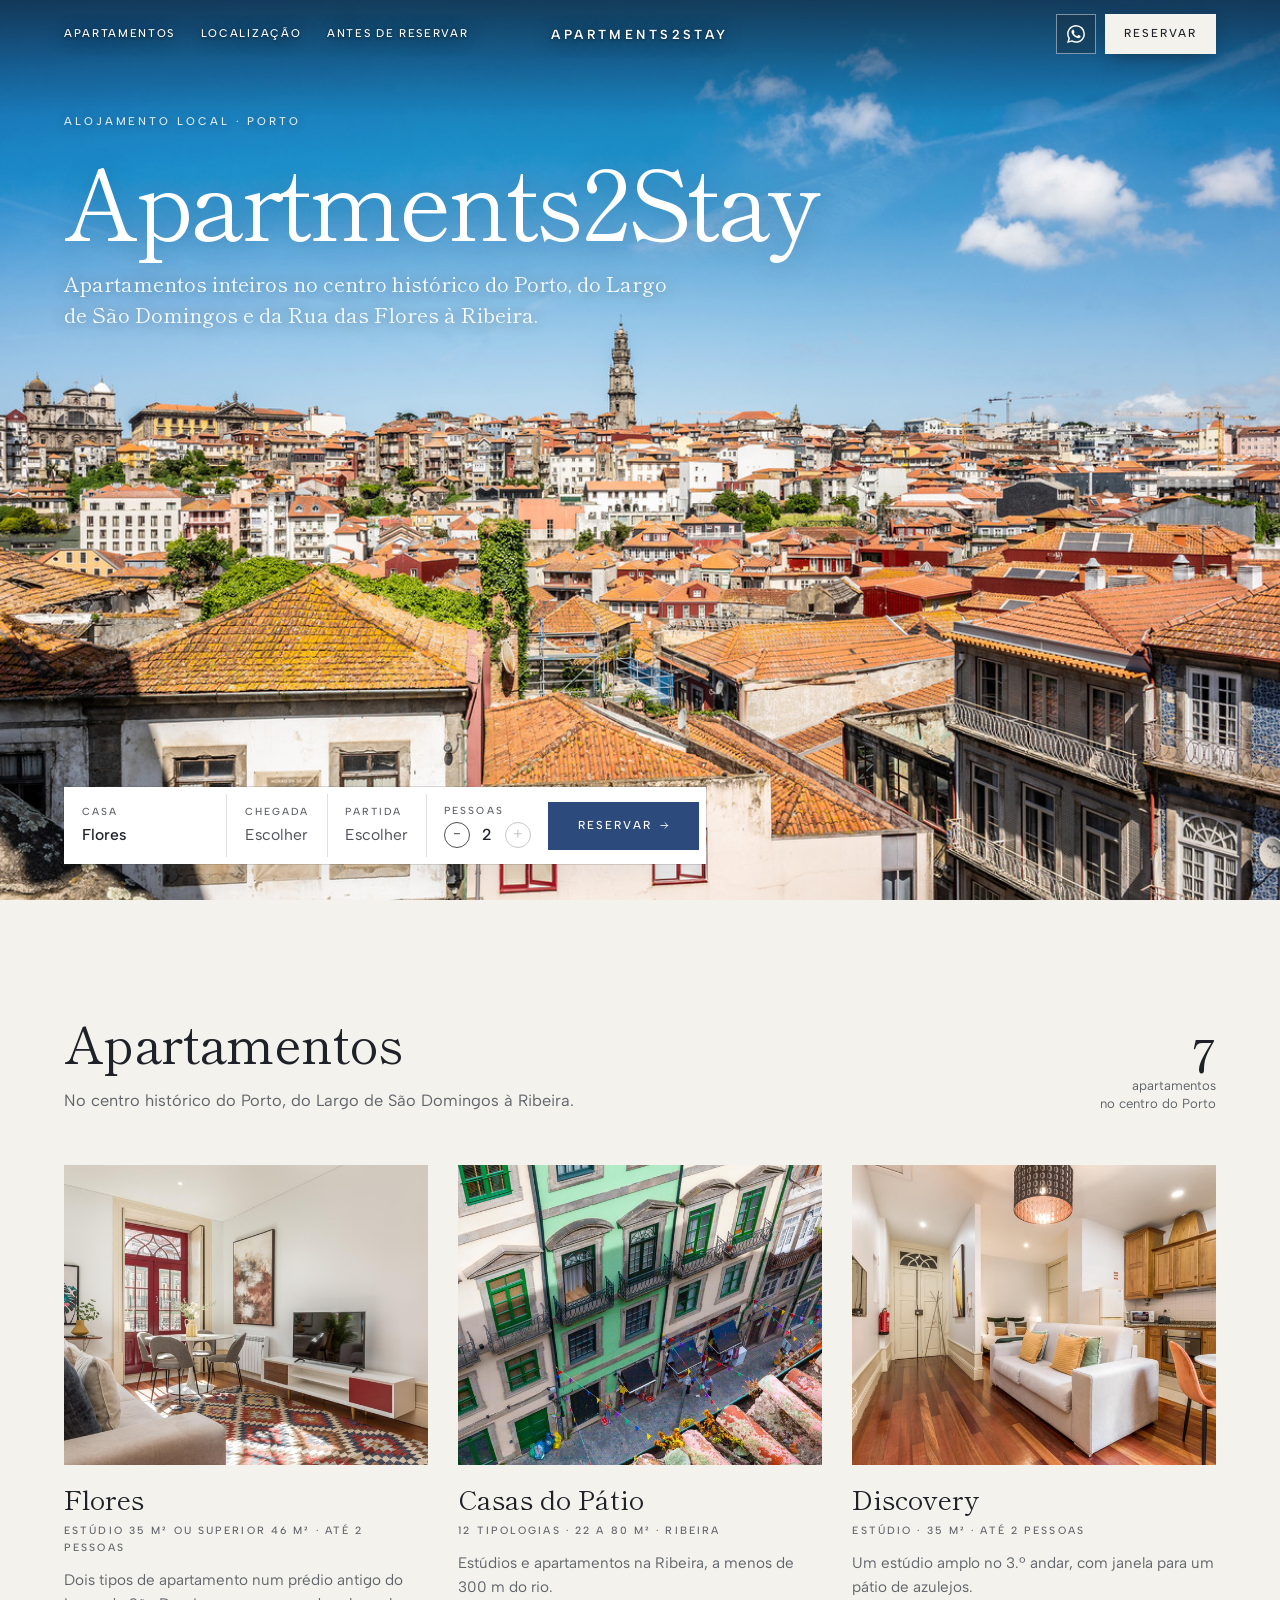
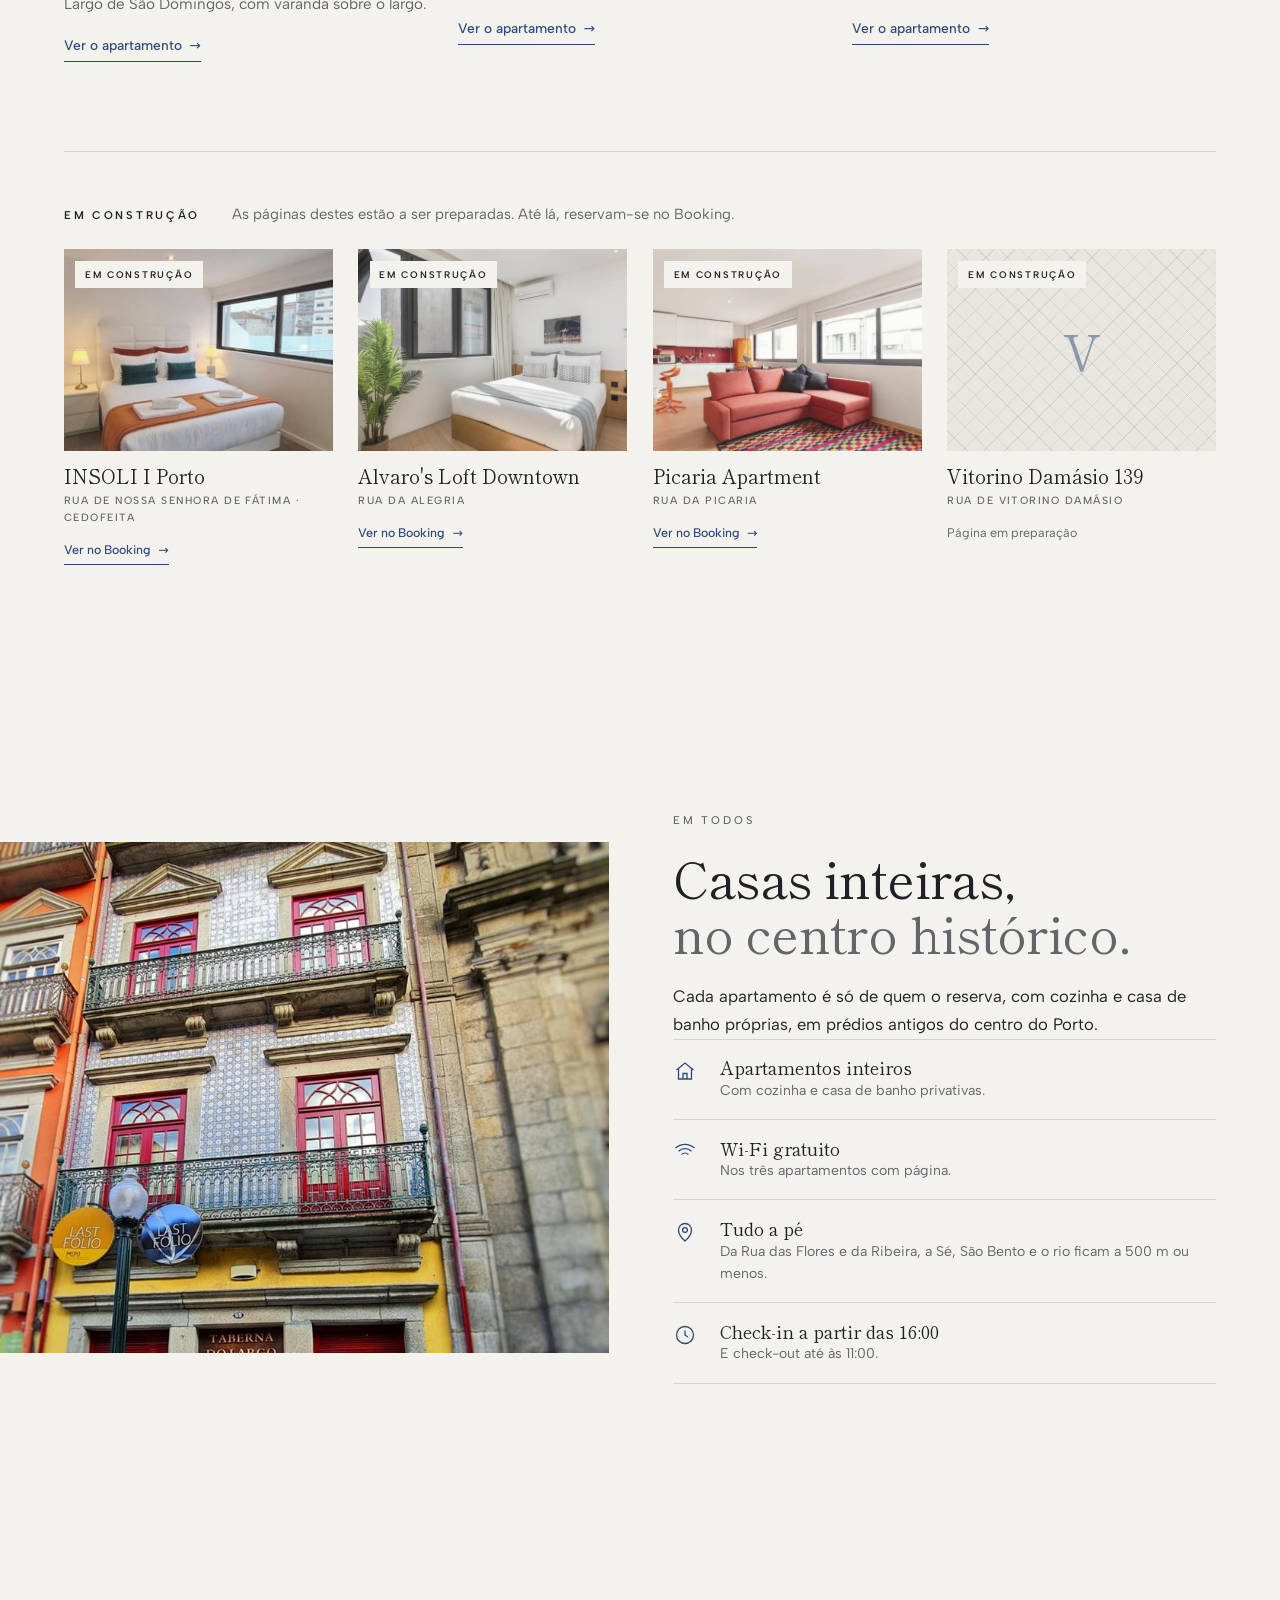
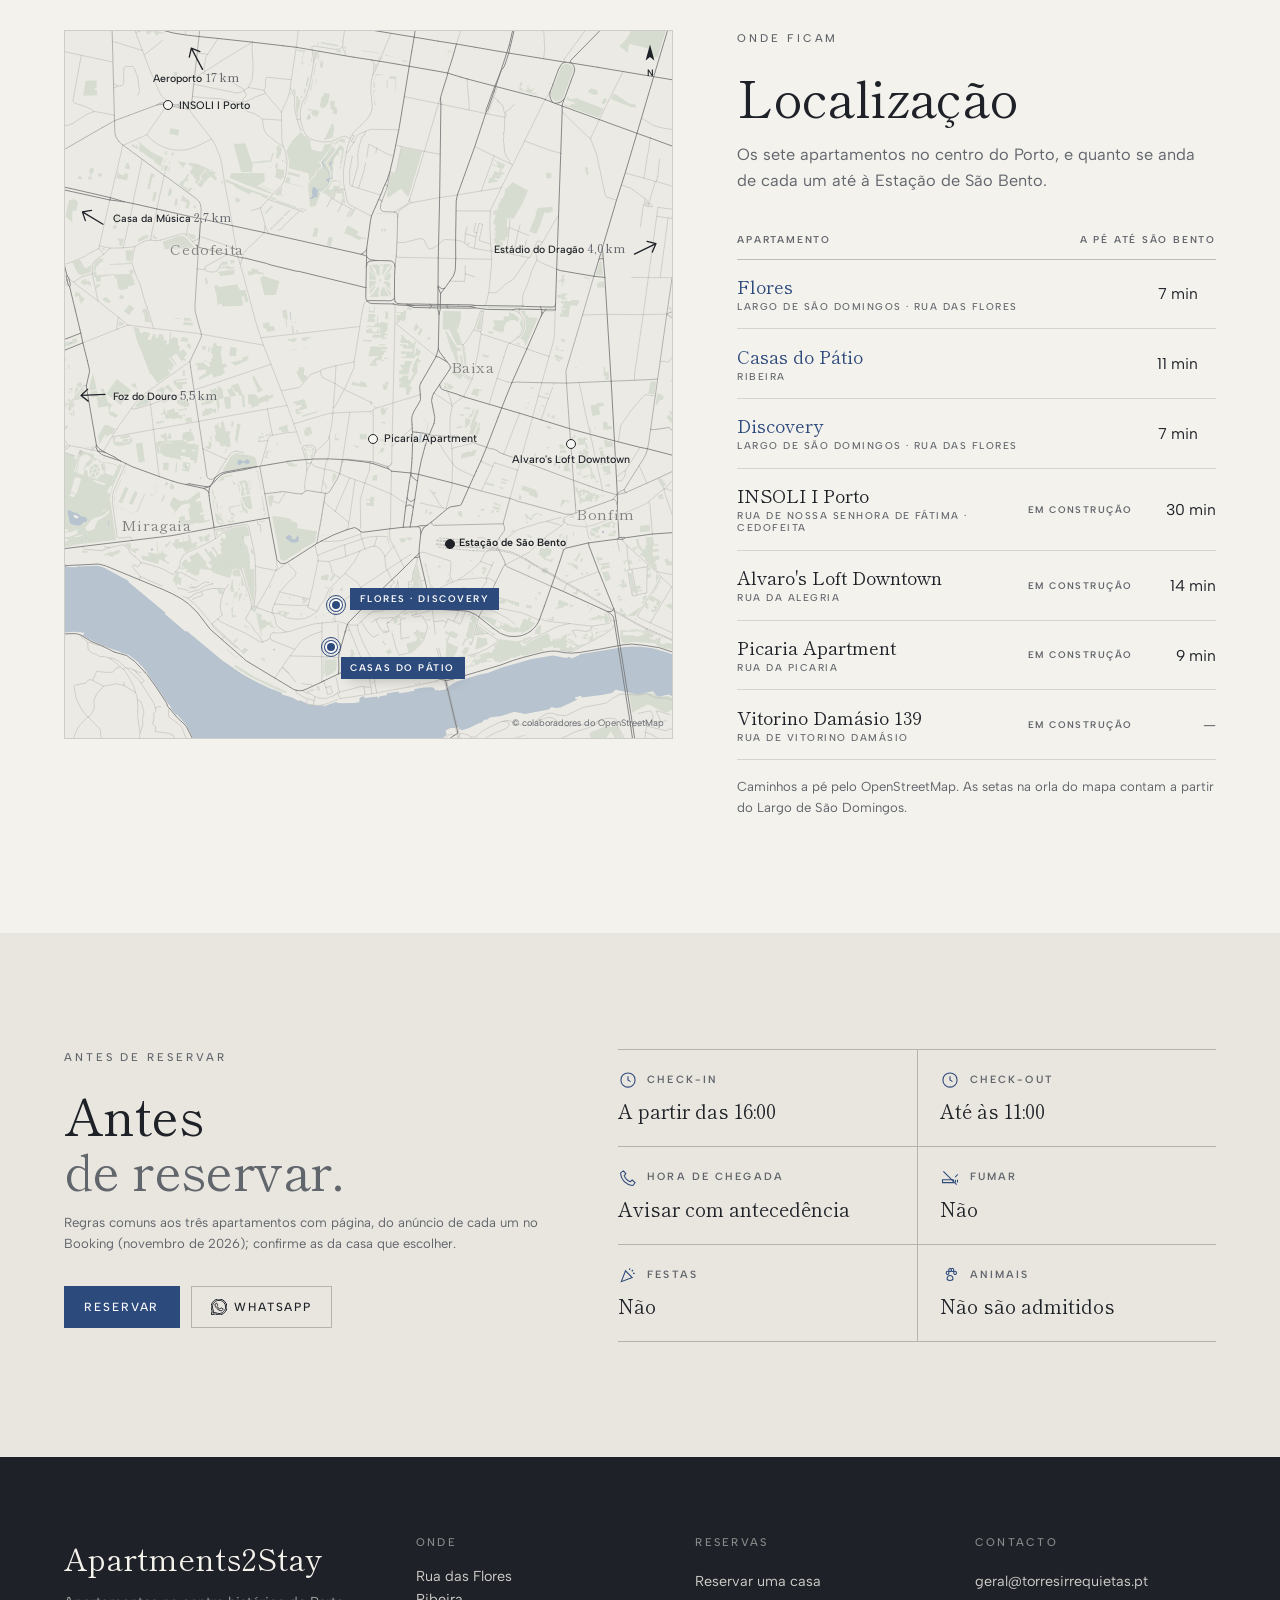
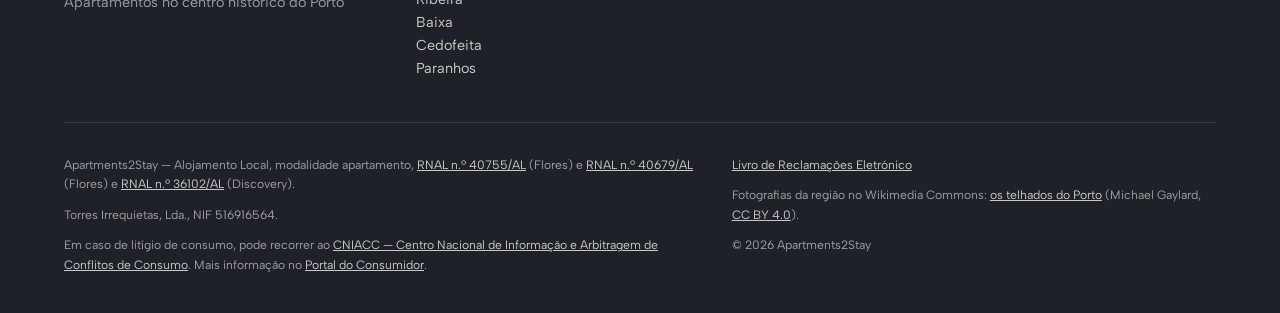
<file: site/index.html>
<!doctype html>
<html lang="pt-PT">
<head>
<meta charset="utf-8">
<meta name="viewport" content="width=device-width, initial-scale=1">
<title>Apartments2Stay — Apartamentos no centro histórico do Porto</title>
<meta name="description" content="Apartamentos inteiros no centro histórico do Porto, do Largo de São Domingos e da Rua das Flores à Ribeira.">
<meta property="og:title" content="Apartments2Stay — Apartamentos no centro histórico do Porto">
<meta property="og:description" content="Apartamentos inteiros no centro histórico do Porto, do Largo de São Domingos e da Rua das Flores à Ribeira.">
<meta property="og:image" content="assets/img/porto-telhados-1400.jpg">
<meta name="robots" content="noindex">
<meta name="theme-color" content="#f4f2ed">
<link rel="icon" href="data:image/svg+xml,%3Csvg xmlns='http://www.w3.org/2000/svg' viewBox='0 0 32 32'%3E%3Crect width='32' height='32' rx='6' fill='%231e2228'/%3E%3Ctext x='16' y='22' font-family='Georgia' font-size='17' fill='%23f4f2ed' text-anchor='middle'%3EW%3C/text%3E%3C/svg%3E">
<link rel="preconnect" href="https://fonts.googleapis.com">
<link rel="preconnect" href="https://fonts.gstatic.com" crossorigin>
<link href="https://fonts.googleapis.com/css2?family=Shippori+Mincho:wght@400;500&family=Albert+Sans:wght@400;500;600&display=swap" rel="stylesheet">
<link rel="stylesheet" href="assets/base.css">
<link rel="stylesheet" href="assets/tema.css">
<link rel="stylesheet" href="assets/agencia.css">
<link rel="stylesheet" href="assets/agencia-roteiro.css">
</head>
<body class="w-landing r-landing r-site">
<a class="saltar" href="#conteudo">Saltar para o conteúdo</a>

<header class="topo topo--centro w-topo" id="topo">
  <nav class="topo__nav" aria-label="Secções">
    <a href="#casas">Apartamentos</a>
    <a href="#onde">Localização</a>
    <a href="#regras">Antes de reservar</a>
  </nav>
  <a class="topo__marca" href="#inicio" aria-label="Apartments2Stay, início"><span>Apartments2Stay</span></a>
  <div class="topo__res"><a class="topo__wpp" href="https://wa.me/?text=Ol%C3%A1%21%20Gostava%20de%20saber%20a%20disponibilidade%20para%20uma%20das%20vossas%20casas%20no%20Porto." target="_blank" rel="noopener" aria-label="Falar por WhatsApp"><svg class="i-wpp" viewBox="0 0 24 24" aria-hidden="true"><path d="M17.47 14.38c-.3-.15-1.76-.87-2.03-.97-.27-.1-.47-.15-.67.15-.2.3-.77.97-.94 1.16-.17.2-.35.22-.64.08-.3-.15-1.26-.46-2.39-1.48-.88-.79-1.48-1.76-1.65-2.06-.17-.3-.02-.46.13-.61.13-.13.3-.35.45-.52.15-.17.2-.3.3-.5.1-.2.05-.37-.03-.52-.07-.15-.67-1.61-.92-2.2-.24-.58-.49-.5-.67-.51h-.57c-.2 0-.52.07-.79.37-.27.3-1.04 1.02-1.04 2.48s1.07 2.88 1.21 3.07c.15.2 2.1 3.2 5.08 4.49.71.31 1.26.49 1.7.63.71.22 1.36.19 1.87.12.57-.09 1.76-.72 2-1.41.25-.7.25-1.29.18-1.41-.08-.13-.27-.2-.57-.35ZM12.05 21.79h-.01a9.87 9.87 0 0 1-5.03-1.38l-.36-.21-3.74.98 1-3.65-.24-.37a9.86 9.86 0 0 1-1.51-5.26c0-5.45 4.44-9.88 9.89-9.88 2.64 0 5.12 1.03 6.99 2.9a9.82 9.82 0 0 1 2.89 6.99c0 5.45-4.44 9.88-9.88 9.88Zm8.41-18.3A11.82 11.82 0 0 0 12.05 0C5.5 0 .16 5.34.16 11.89c0 2.1.55 4.14 1.59 5.95L.06 24l6.3-1.65a11.88 11.88 0 0 0 5.68 1.45h.01c6.55 0 11.89-5.34 11.89-11.9a11.82 11.82 0 0 0-3.48-8.41Z"/></svg></a><a class="botao botao--topo" href="#reservar">Reservar</a></div>
</header>

<main id="conteudo">

<section class="hero r-chero" id="inicio" style="--foco:50% 42%;--foco-tm:47% 50%">
  <figure class="r-chero__f"><img src="assets/img/porto-telhados-2000.jpg" srcset="assets/img/porto-telhados-800.jpg 800w, assets/img/porto-telhados-1400.jpg 1400w, assets/img/porto-telhados-2000.jpg 2000w, assets/img/porto-telhados.jpg 2400w" sizes="max(100vw, calc(100svh * 1.500))" alt="Os telhados do centro histórico do Porto com a Torre dos Clérigos, num dia de céu azul." width="2400" height="1600" decoding="async"></figure>
  <div class="largura r-chero__t">
    <p class="r-eti r-eti--claro">Alojamento local · Porto</p>
    <h1 class="r-chero__nome"><span>Apartments2Stay</span></h1>
    <p class="r-chero__linha">Apartamentos inteiros no centro histórico do Porto, do Largo de São Domingos e da Rua das Flores à Ribeira.</p>
  </div>
  <div class="largura r-chero__pe">
    <form class="rb rb--barra-claro" id="reservar" data-casas="[{&quot;url&quot;: &quot;https://www.booking.com/hotel/pt/apartments2stay-i-porto-flores.pt-pt.html&quot;, &quot;max&quot;: 2, &quot;nome&quot;: &quot;Flores&quot;}, {&quot;url&quot;: &quot;https://www.booking.com/hotel/pt/casas-do-pa-tio.pt-pt.html&quot;, &quot;max&quot;: 4, &quot;nome&quot;: &quot;Casas do Pátio&quot;}, {&quot;url&quot;: &quot;https://www.booking.com/hotel/pt/discovery-porto-flores.pt-pt.html&quot;, &quot;max&quot;: 2, &quot;nome&quot;: &quot;Discovery&quot;}]" data-sel="0">
      <label class="rb__campo rb__casa"><span>Casa</span><select aria-label="Casa"><option value="0" selected>Flores</option><option value="1">Casas do Pátio</option><option value="2">Discovery</option></select></label><button type="button" class="rb__campo" data-campo="in"><span>Chegada</span><b>Escolher</b></button>
      <button type="button" class="rb__campo" data-campo="out"><span>Partida</span><b>Escolher</b></button>
      <div class="rb__campo rb__pessoas"><span>Pessoas</span><div><button type="button" data-passo="-1" aria-label="Menos uma pessoa">−</button><output>2</output><button type="button" data-passo="1" aria-label="Mais uma pessoa">+</button></div></div>
      <a class="botao botao--seta rb__ir" href="https://www.booking.com/hotel/pt/apartments2stay-i-porto-flores.pt-pt.html" target="_blank" rel="noopener">Reservar</a>
      <div class="rb__cal" hidden></div>
    </form>
    
  </div>
</section>

<section class="r-sec r-casas" id="casas" aria-labelledby="casas-t">
  <div class="largura">
    <header class="r-cab "><div class="r-cab__esq"><h2 class="r-tit" id="casas-t"><span>Apartamentos</span></h2><p class="r-frase">No centro histórico do Porto, do Largo de São Domingos à Ribeira.</p></div><div class="r-cab__dir"><p class="r-conta"><b>7</b> apartamentos<br>no centro do Porto</p></div></header>
    <ul class="r-carts"><li class="r-cart">
      <a href="flores/index.html">
        <figure><img src="assets/img/f-capa-1400.jpg" srcset="assets/img/f-capa-800.jpg 800w, assets/img/f-capa-1400.jpg 1400w, assets/img/f-capa-2000.jpg 2000w, assets/img/f-capa.jpg 3000w" sizes="(max-width: 760px) 90vw, 31vw" alt="Sala com janelas de caixilho vermelho, mesa redonda e televisão" width="3000" height="2000" loading="lazy" decoding="async"></figure>
        <h3>Flores</h3>
        <p class="r-cart__linha">Estúdio 35 m² ou Superior 46 m² · até 2 pessoas</p>
        <p class="r-cart__frase">Dois tipos de apartamento num prédio antigo do Largo de São Domingos, com varanda sobre o largo.</p>
        <span class="r-seta">Ver o apartamento <span aria-hidden="true">→</span></span>
      </a>
    </li><li class="r-cart">
      <a href="casas-do-patio/index.html">
        <figure><img src="assets/img/p-capa-1400.jpg" srcset="assets/img/p-capa-800.jpg 800w, assets/img/p-capa-1400.jpg 1400w, assets/img/p-capa-2000.jpg 2000w, assets/img/p-capa.jpg 3000w" sizes="(max-width: 760px) 90vw, 31vw" alt="A rua da Ribeira vista de cima, com fachadas de azulejo verde e varandas." width="3000" height="2000" loading="lazy" decoding="async"></figure>
        <h3>Casas do Pátio</h3>
        <p class="r-cart__linha">12 tipologias · 22 a 80 m² · Ribeira</p>
        <p class="r-cart__frase">Estúdios e apartamentos na Ribeira, a menos de 300 m do rio.</p>
        <span class="r-seta">Ver o apartamento <span aria-hidden="true">→</span></span>
      </a>
    </li><li class="r-cart">
      <a href="discovery/index.html">
        <figure><img src="assets/img/d-sala-1400.jpg" srcset="assets/img/d-sala-800.jpg 800w, assets/img/d-sala-1400.jpg 1400w, assets/img/d-sala-2000.jpg 2000w, assets/img/d-sala.jpg 3000w" sizes="(max-width: 760px) 90vw, 31vw" alt="Sala e cozinha em open space com sofá claro, almofadas amarelas e chão de madeira" width="3000" height="2000" loading="lazy" decoding="async"></figure>
        <h3>Discovery</h3>
        <p class="r-cart__linha">Estúdio · 35 m² · até 2 pessoas</p>
        <p class="r-cart__frase">Um estúdio amplo no 3.º andar, com janela para um pátio de azulejos.</p>
        <span class="r-seta">Ver o apartamento <span aria-hidden="true">→</span></span>
      </a>
    </li></ul>
    <div class="r-mais" id="catalogo">
      <header class="r-mais__cab"><h3 class="r-mais__eti">Em construção</h3><p class="r-frase">As páginas destes estão a ser preparadas. Até lá, reservam-se no Booking.</p></header>
      <ul class="r-breves"><li class="r-breve">
      <figure><img src="assets/img/u-insoli-i-porto-800.jpg" srcset="assets/img/u-insoli-i-porto-800.jpg 800w, assets/img/u-insoli-i-porto.jpg 1200w" sizes="(max-width: 760px) 46vw, 22vw" alt="Fotografia do apartamento INSOLI I Porto, no Porto" width="1200" height="630" loading="lazy" decoding="async"><span class="r-selo">Em construção</span></figure>
      <h3>INSOLI I Porto</h3>
      <p class="r-cart__linha">Rua de Nossa Senhora de Fátima · Cedofeita</p>
      <a class="r-seta" href="https://www.booking.com/hotel/pt/insoli-i-porto-by-apartments2stay-porto.pt-pt.html" target="_blank" rel="noopener">Ver no Booking <span aria-hidden="true">→</span></a>
    </li><li class="r-breve">
      <figure><img src="assets/img/u-alvaros-loft-downtown-800.jpg" srcset="assets/img/u-alvaros-loft-downtown-800.jpg 800w, assets/img/u-alvaros-loft-downtown.jpg 1200w" sizes="(max-width: 760px) 46vw, 22vw" alt="Fotografia do apartamento Alvaro&#x27;s Loft Downtown, no Porto" width="1200" height="630" loading="lazy" decoding="async"><span class="r-selo">Em construção</span></figure>
      <h3>Alvaro&#x27;s Loft Downtown</h3>
      <p class="r-cart__linha">Rua da Alegria</p>
      <a class="r-seta" href="https://www.booking.com/hotel/pt/alvaros-loft-downtown.pt-pt.html" target="_blank" rel="noopener">Ver no Booking <span aria-hidden="true">→</span></a>
    </li><li class="r-breve">
      <figure><img src="assets/img/u-picaria-apartment.jpg" srcset="assets/img/u-picaria-apartment.jpg 639w" sizes="(max-width: 760px) 46vw, 22vw" alt="Fotografia do apartamento Picaria Apartment, no Porto" width="639" height="426" loading="lazy" decoding="async"><span class="r-selo">Em construção</span></figure>
      <h3>Picaria Apartment</h3>
      <p class="r-cart__linha">Rua da Picaria</p>
      <a class="r-seta" href="https://www.booking.com/hotel/pt/picaria-apartment.pt-pt.html" target="_blank" rel="noopener">Ver no Booking <span aria-hidden="true">→</span></a>
    </li><li class="r-breve">
      <figure><span class="r-breve__vazio" aria-hidden="true"><b>V</b></span><span class="r-selo">Em construção</span></figure>
      <h3>Vitorino Damásio 139</h3>
      <p class="r-cart__linha">Rua de Vitorino Damásio</p>
      <span class="r-breve__sem">Página em preparação</span>
    </li></ul>
    </div>
  </div>
</section>

<section class="r-sec r-partida" id="incluido" aria-labelledby="incl-t">
  <figure class="r-partida__f" style="--foco:50% 40%"><img src="assets/img/f-predio-az-1400.jpg" srcset="assets/img/f-predio-az-800.jpg 800w, assets/img/f-predio-az-1400.jpg 1400w, assets/img/f-predio-az.jpg 1694w" sizes="(max-width: 900px) 100vw, 56vw" alt="Fachada com azulejos e portas vermelhas, vista de baixo" width="1694" height="3000" loading="lazy" decoding="async"></figure>
  <div class="r-partida__t">
    <p class="r-eti">Em todos</p><h2 class="r-tit" id="incl-t"><span>Casas inteiras,</span><span>no centro histórico.</span></h2>
    <p class="r-texto">Cada apartamento é só de quem o reserva, com cozinha e casa de banho próprias, em prédios antigos do centro do Porto.</p>
    <ul class="r-incl"><li><svg viewBox="0 0 24 24" aria-hidden="true"><path d="M3.5 11L12 4l8.5 7"/><path d="M5.5 9.5V20h13V9.5"/><path d="M10 20v-5.5h4V20"/></svg><div><h3>Apartamentos inteiros</h3><p>Com cozinha e casa de banho privativas.</p></div></li><li><svg viewBox="0 0 24 24" aria-hidden="true"><path d="M2.5 9a14 14 0 0 1 19 0M5.5 12.2a9.5 9.5 0 0 1 13 0M8.6 15.4a5 5 0 0 1 6.8 0"/><path d="M12 18.6h.01"/></svg><div><h3>Wi-Fi gratuito</h3><p>Nos três apartamentos com página.</p></div></li><li><svg viewBox="0 0 24 24" aria-hidden="true"><path d="M12 21s-6.5-5.6-6.5-11a6.5 6.5 0 0 1 13 0c0 5.4-6.5 11-6.5 11z"/><circle cx="12" cy="10" r="2.4"/></svg><div><h3>Tudo a pé</h3><p>Da Rua das Flores e da Ribeira, a Sé, São Bento e o rio ficam a 500 m ou menos.</p></div></li><li><svg viewBox="0 0 24 24" aria-hidden="true"><circle cx="12" cy="12" r="8.5"/><path d="M12 7.5V12l3 2"/></svg><div><h3>Check-in a partir das 16:00</h3><p>E check-out até às 11:00.</p></div></li></ul>
  </div>
</section>

<section class="r-sec r-planta-s" id="onde" aria-labelledby="mapa-t">
  <div class="largura r-planta-s__g">
    <figure class="r-planta" style="--ar:0.8598">
      <img class="r-planta__fundo" src="assets/img/mapa-porto.svg" alt="Mapa do centro do Porto com os apartamentos da Apartments2Stay" width="1000" height="1163" loading="lazy" decoding="async">
      <svg class="r-planta__rotas" viewBox="0 0 1000 1163" aria-hidden="true"><path class="r-rota" data-k="discovery-porto-flores" d="M447.9,944.2 L448.5,945.4 L487.5,915.2 L570.5,860.4 L575.7,850.1 L578.2,851.8 L581.4,853.1 L591.7,854.3 L592.1,846.0 L595.6,846.4 L596.3,839.6 L611.9,841.3 L611.8,842.4 L634.0,844.5" pathLength="1"/><path class="r-rota" data-k="casas-do-patio" d="M429.8,1013.3 L429.5,1000.4 L428.9,1000.4 L429.2,1024.0 L437.6,1023.9 L437.6,1025.5 L434.4,1025.5 L434.4,1026.5 L437.6,1026.5 L437.6,1027.2 L446.6,1027.8 L448.7,1027.1 L461.4,979.2 L461.0,977.7 L462.4,971.6 L463.8,971.3 L498.8,937.0 L534.5,902.8 L555.4,882.3 L555.9,880.9 L557.4,879.9 L568.2,868.8 L568.8,869.5 L573.3,865.6 L575.2,862.6 L576.8,858.5 L577.4,854.0 L578.2,851.8 L581.4,853.1 L591.7,854.3 L592.1,846.0 L595.6,846.4 L596.3,839.6 L611.9,841.3 L611.8,842.4 L634.0,844.5" pathLength="1"/><path class="r-rota" data-k="apartments2stay-i-porto-flores" d="M447.9,944.2 L448.5,945.4 L487.5,915.2 L570.5,860.4 L575.7,850.1 L578.2,851.8 L581.4,853.1 L591.7,854.3 L592.1,846.0 L595.6,846.4 L596.3,839.6 L611.9,841.3 L611.8,842.4 L634.0,844.5" pathLength="1"/><path class="r-rota" data-k="insoli-i-porto" d="M170.2,122.0 L189.7,126.2 L204.3,128.5 L212.4,140.2 L241.7,177.5 L247.4,186.9 L257.1,212.5 L262.5,246.3 L272.9,302.9 L274.9,317.1 L276.6,324.4 L283.1,363.6 L293.0,399.0 L314.8,480.4 L326.9,516.8 L365.7,615.8 L381.8,659.4 L392.7,692.5 L393.9,692.0 L399.2,708.0 L400.7,709.4 L400.5,711.4 L402.3,711.5 L405.5,710.0 L407.9,714.0 L409.7,715.5 L428.0,721.2 L429.3,721.3 L429.5,720.0 L437.8,722.1 L449.9,726.4 L449.6,727.2 L468.9,735.2 L493.9,743.6 L535.9,761.0 L558.3,775.1 L568.7,776.7 L566.5,793.0 L569.1,795.3 L567.2,807.6 L579.5,810.5 L578.9,813.6 L588.1,813.4 L588.2,817.4 L589.9,817.2 L594.5,820.1 L594.0,826.5 L597.5,826.9 L597.2,830.6 L600.1,832.7 L599.3,839.9 L611.9,841.3 L611.8,842.4 L634.0,844.5" pathLength="1"/><path class="r-rota" data-k="alvaros-loft-downtown" d="M833.4,680.1 L837.8,739.3 L838.1,741.9 L839.8,742.4 L843.3,789.2 L841.6,789.6 L841.8,792.7 L826.2,798.4 L824.3,800.1 L823.1,801.9 L822.4,804.3 L821.5,810.0 L819.7,812.6 L817.8,814.2 L817.0,813.4 L814.7,812.5 L793.6,806.6 L779.5,809.9 L745.3,820.7 L742.6,822.8 L742.1,821.9 L721.1,838.4 L718.3,838.3 L717.8,838.9 L716.6,837.5 L715.5,834.1 L711.0,841.2 L710.6,843.3 L710.9,845.7 L709.3,845.7 L703.1,844.0 L689.5,833.6 L679.1,833.2 L675.1,831.2 L674.6,829.7 L673.0,827.9 L665.4,826.9 L648.3,820.4 L644.2,819.3 L637.4,819.7 L622.1,822.2 L619.1,823.6 L606.7,822.6 L606.6,824.3 L602.5,824.0 L600.8,825.9 L599.3,839.9 L611.9,841.3 L611.8,842.4 L634.0,844.5" pathLength="1"/><path class="r-rota" data-k="picaria-apartment" d="M507.7,670.9 L507.7,704.6 L506.1,704.5 L505.8,706.3 L505.4,706.6 L501.3,706.7 L501.2,708.2 L502.6,708.3 L502.2,714.4 L507.7,714.9 L530.1,722.4 L533.7,723.2 L537.0,725.4 L537.5,727.1 L537.9,727.1 L537.0,761.6 L558.3,775.1 L568.7,776.7 L566.5,793.0 L569.1,795.3 L567.2,807.6 L579.5,810.5 L578.9,813.6 L588.1,813.4 L588.2,817.4 L589.9,817.2 L594.5,820.1 L594.0,826.5 L597.5,826.9 L597.2,830.6 L600.1,832.7 L599.3,839.9 L611.9,841.3 L611.8,842.4 L634.0,844.5" pathLength="1"/></svg>
      <span class="r-bai" style="left:23.4%;top:30.85%">Cedofeita</span><span class="r-bai" style="left:67.13%;top:47.49%">Baixa</span><span class="r-bai" style="left:15.01%;top:69.97%">Miragaia</span><span class="r-bai" style="left:89.0%;top:68.3%">Bonfim</span><span class="r-bai r-bai--rio" style="left:23.4%;top:93.27%">Rio Douro</span><span class="r-pl r-pl--e" style="left:46.17%;top:71.34%"><i></i><span>Torre dos Clérigos</span></span><span class="r-pl r-pl--d" style="left:56.89%;top:83.78%"><i></i><span>Sé do Porto</span></span><span class="r-pl r-pl--e" style="left:40.78%;top:89.49%"><i></i><span>Palácio da Bolsa</span></span><span class="r-pl r-pl--d" style="left:63.74%;top:95.52%"><i></i><span>Ponte Luís I</span></span><span class="r-pl r-pl--d" style="left:77.41%;top:56.44%"><i></i><span>Mercado do Bolhão</span></span><span class="r-pl r-pl--destino r-pl--d" style="left:63.41%;top:72.55%"><i></i><span>Estação de São Bento</span></span><span class="r-sm r-sm--c r-sm--cima" style="left:21.5%;top:3.61%;--ang:-117.8deg"><svg viewBox="-16 -8 32 16" aria-hidden="true"><path d="M-14 0H10M3 -6L10 0L3 6"/></svg><span>Aeroporto <em>17 km</em></span></span><span class="r-sm r-sm--e" style="left:4.2%;top:26.38%;--ang:-149.0deg"><svg viewBox="-16 -8 32 16" aria-hidden="true"><path d="M-14 0H10M3 -6L10 0L3 6"/></svg><span>Casa da Música <em>2,7 km</em></span></span><span class="r-sm r-sm--e" style="left:4.2%;top:51.57%;--ang:177.7deg"><svg viewBox="-16 -8 32 16" aria-hidden="true"><path d="M-14 0H10M3 -6L10 0L3 6"/></svg><span>Foz do Douro <em>5,5 km</em></span></span><span class="r-sm r-sm--d" style="left:95.8%;top:30.76%;--ang:-26.0deg"><svg viewBox="-16 -8 32 16" aria-hidden="true"><path d="M-14 0H10M3 -6L10 0L3 6"/></svg><span>Estádio do Dragão <em>4,0 km</em></span></span><span class="r-sm r-sm--c" style="left:53.15%;top:96.39%;--ang:86.7deg"><svg viewBox="-16 -8 32 16" aria-hidden="true"><path d="M-14 0H10M3 -6L10 0L3 6"/></svg><span>Caves de Gaia <em>0,9 km</em></span></span><a class="r-pc r-pc--pag r-pc--d" href="flores/index.html" data-k="apartments2stay-i-porto-flores discovery-porto-flores" style="left:44.64%;top:81.24%"><i></i><span>Flores · Discovery</span></a><a class="r-pc r-pc--pag r-pc--b" href="casas-do-patio/index.html" data-k="casas-do-patio" style="left:43.77%;top:87.11%"><i></i><span>Casas do Pátio</span></a><a class="r-pc r-pc--d" href="https://www.booking.com/hotel/pt/insoli-i-porto-by-apartments2stay-porto.pt-pt.html" target="_blank" rel="noopener" data-k="insoli-i-porto" style="left:17.02%;top:10.50%"><i></i><span>INSOLI I Porto</span></a><a class="r-pc r-pc--b" href="https://www.booking.com/hotel/pt/alvaros-loft-downtown.pt-pt.html" target="_blank" rel="noopener" data-k="alvaros-loft-downtown" style="left:83.35%;top:58.48%"><i></i><span>Alvaro&#x27;s Loft Downtown</span></a><a class="r-pc r-pc--d" href="https://www.booking.com/hotel/pt/picaria-apartment.pt-pt.html" target="_blank" rel="noopener" data-k="picaria-apartment" style="left:50.77%;top:57.69%"><i></i><span>Picaria Apartment</span></a>
      <span class="r-norte" aria-hidden="true"><svg viewBox="-8 -18 16 30"><path d="M0 -16L6 6L0 1L-6 6Z"/></svg>N</span>
      <figcaption>© colaboradores do OpenStreetMap</figcaption>
    </figure>
    <div class="r-planta-s__t">
      <p class="r-eti">Onde ficam</p><h2 class="r-tit" id="mapa-t"><span>Localização</span></h2>
      <p class="r-frase">Os sete apartamentos no centro do Porto, e quanto se anda de cada um até à Estação de São Bento.</p>
      <p class="r-dist__cab"><span>Apartamento</span><span>A pé até São Bento</span></p>
      <ol class="r-dist"><li data-k="apartments2stay-i-porto-flores"><a href="flores/index.html"><span>Flores<small>Largo de São Domingos · Rua das Flores</small></span><b>7 min</b></a></li><li data-k="casas-do-patio"><a href="casas-do-patio/index.html"><span>Casas do Pátio<small>Ribeira</small></span><b>11 min</b></a></li><li data-k="discovery-porto-flores"><a href="discovery/index.html"><span>Discovery<small>Largo de São Domingos · Rua das Flores</small></span><b>7 min</b></a></li><li data-k="insoli-i-porto"><a href="https://www.booking.com/hotel/pt/insoli-i-porto-by-apartments2stay-porto.pt-pt.html" target="_blank" rel="noopener"><span>INSOLI I Porto<small>Rua de Nossa Senhora de Fátima · Cedofeita</small></span><em>em construção</em><b>30 min</b></a></li><li data-k="alvaros-loft-downtown"><a href="https://www.booking.com/hotel/pt/alvaros-loft-downtown.pt-pt.html" target="_blank" rel="noopener"><span>Alvaro&#x27;s Loft Downtown<small>Rua da Alegria</small></span><em>em construção</em><b>14 min</b></a></li><li data-k="picaria-apartment"><a href="https://www.booking.com/hotel/pt/picaria-apartment.pt-pt.html" target="_blank" rel="noopener"><span>Picaria Apartment<small>Rua da Picaria</small></span><em>em construção</em><b>9 min</b></a></li><li data-k="vitorino-damasio-139"><a href="#catalogo"><span>Vitorino Damásio 139<small>Rua de Vitorino Damásio</small></span><em>em construção</em><b class="r-dist__sem">—</b></a></li></ol>
      <p class="r-nota">Caminhos a pé pelo OpenStreetMap. As setas na orla do mapa contam a partir do Largo de São Domingos.</p>
    </div>
  </div>
</section>

<section class="r-sec r-antes" id="regras" aria-labelledby="antes-t">
  <div class="largura r-antes__g">
    <div><p class="r-eti">Antes de reservar</p><h2 class="r-tit" id="antes-t"><span>Antes</span><span>de reservar.</span></h2><p class="r-nota">Regras comuns aos três apartamentos com página, do anúncio de cada um no Booking (novembro de 2026); confirme as da casa que escolher.</p><div class="r-bts"><a class="botao r-bt r-bt--cheio" href="#reservar">Reservar</a><a class="botao r-bt" href="https://wa.me/?text=Ol%C3%A1%21%20Gostava%20de%20saber%20a%20disponibilidade%20para%20uma%20das%20vossas%20casas%20no%20Porto." target="_blank" rel="noopener"><svg class="i-wpp" viewBox="0 0 24 24" aria-hidden="true"><path d="M17.47 14.38c-.3-.15-1.76-.87-2.03-.97-.27-.1-.47-.15-.67.15-.2.3-.77.97-.94 1.16-.17.2-.35.22-.64.08-.3-.15-1.26-.46-2.39-1.48-.88-.79-1.48-1.76-1.65-2.06-.17-.3-.02-.46.13-.61.13-.13.3-.35.45-.52.15-.17.2-.3.3-.5.1-.2.05-.37-.03-.52-.07-.15-.67-1.61-.92-2.2-.24-.58-.49-.5-.67-.51h-.57c-.2 0-.52.07-.79.37-.27.3-1.04 1.02-1.04 2.48s1.07 2.88 1.21 3.07c.15.2 2.1 3.2 5.08 4.49.71.31 1.26.49 1.7.63.71.22 1.36.19 1.87.12.57-.09 1.76-.72 2-1.41.25-.7.25-1.29.18-1.41-.08-.13-.27-.2-.57-.35ZM12.05 21.79h-.01a9.87 9.87 0 0 1-5.03-1.38l-.36-.21-3.74.98 1-3.65-.24-.37a9.86 9.86 0 0 1-1.51-5.26c0-5.45 4.44-9.88 9.89-9.88 2.64 0 5.12 1.03 6.99 2.9a9.82 9.82 0 0 1 2.89 6.99c0 5.45-4.44 9.88-9.88 9.88Zm8.41-18.3A11.82 11.82 0 0 0 12.05 0C5.5 0 .16 5.34.16 11.89c0 2.1.55 4.14 1.59 5.95L.06 24l6.3-1.65a11.88 11.88 0 0 0 5.68 1.45h.01c6.55 0 11.89-5.34 11.89-11.9a11.82 11.82 0 0 0-3.48-8.41Z"/></svg>WhatsApp</a></div></div>
    <dl class="r-antes__dl"><div><dt><svg viewBox="0 0 24 24" aria-hidden="true"><circle cx="12" cy="12" r="8.5"/><path d="M12 7.5V12l3 2"/></svg>Check-in</dt><dd>a partir das 16:00</dd></div><div><dt><svg viewBox="0 0 24 24" aria-hidden="true"><circle cx="12" cy="12" r="8.5"/><path d="M12 7.5V12l3 2"/></svg>Check-out</dt><dd>até às 11:00</dd></div><div><dt><svg viewBox="0 0 24 24" aria-hidden="true"><path d="M6.5 3.5l3 3.5-2 2.2a12 12 0 0 0 7.3 7.3l2.2-2 3.5 3-1.8 2.6c-.4.6-1.1.9-1.8.8C9.5 20 4 14.5 3.1 7.1c-.1-.7.2-1.4.8-1.8z"/></svg>Hora de chegada</dt><dd>avisar com antecedência</dd></div><div><dt><svg viewBox="0 0 24 24" aria-hidden="true"><path d="M3 14h13v3.5H3zM18.5 14v3.5M21 14v3.5M18.5 11c0-1.6 2.5-1.6 2.5-3.5"/><path d="M4 4l16 16"/></svg>Fumar</dt><dd>não</dd></div><div><dt><svg viewBox="0 0 24 24" aria-hidden="true"><path d="m4 20 5-13 8 8z"/><path d="M14 4v2M18 6l-1.5 1.5M20 10h-2"/></svg>Festas</dt><dd>não</dd></div><div><dt><svg viewBox="0 0 24 24" aria-hidden="true"><path d="M7.5 9.5a1.6 2 0 1 0 0-.1zM16.5 9.5a1.6 2 0 1 0 0-.1zM10.5 6a1.5 1.9 0 1 0 0-.1zM13.5 6a1.5 1.9 0 1 0 0-.1z"/><path d="M8.5 16.5c0-2.2 1.6-4 3.5-4s3.5 1.8 3.5 4c0 1.6-1.5 2-3.5 2s-3.5-.4-3.5-2z"/></svg>Animais</dt><dd>não são admitidos</dd></div></dl>
  </div>
</section>

</main>

<footer class="rodape">
  <div class="largura rodape__linha">
    <div class="rodape__casa">
      <a href="#inicio" class="rodape__marca">Apartments2Stay</a>
      <p class="rodape__sub">Apartamentos no centro histórico do Porto</p>
    </div>
    <div class="rodape__onde">
      <h3>Onde</h3>
      <address>Rua das Flores<br>Ribeira<br>Baixa<br>Cedofeita<br>Paranhos</address>
    </div>
    <div class="rodape__reservas">
      <h3>Reservas</h3>
      <a href="#reservar">Reservar uma casa</a>
    </div>
    <div class="rodape__contacto">
      <h3>Contacto</h3>
      <a href="mailto:geral@torresirrequietas.pt">geral@torresirrequietas.pt</a>
    </div>
  </div>
  <div class="largura rodape__legal">
    <div>
      <p>Apartments2Stay — Alojamento Local, modalidade apartamento, <a href="https://rnt.turismodeportugal.pt/RNT/RNAL.aspx?nr=40755" target="_blank" rel="noopener">RNAL n.º 40755/AL</a> (Flores) e <a href="https://rnt.turismodeportugal.pt/RNT/RNAL.aspx?nr=40679" target="_blank" rel="noopener">RNAL n.º 40679/AL</a> (Flores) e <a href="https://rnt.turismodeportugal.pt/RNT/RNAL.aspx?nr=36102" target="_blank" rel="noopener">RNAL n.º 36102/AL</a> (Discovery).</p>
      <p>Torres Irrequietas, Lda., NIF 516916564.</p>
      <p>Em caso de litígio de consumo, pode recorrer ao <a href="https://www.cniacc.pt" target="_blank" rel="noopener">CNIACC — Centro Nacional de Informação e Arbitragem de Conflitos de Consumo</a>. Mais informação no <a href="https://www.consumidor.gov.pt" target="_blank" rel="noopener">Portal do Consumidor</a>.</p>
    </div>
    <div>
      <p><a href="https://www.livroreclamacoes.pt" target="_blank" rel="noopener">Livro de Reclamações Eletrónico</a></p>
      <p>Fotografias da região no Wikimedia Commons: <a href="https://commons.wikimedia.org/wiki/File:Porto_Rooftops_and_Bell_Tower_Panorama_(55248529837).jpg" target="_blank" rel="noopener">os telhados do Porto</a> (Michael Gaylard, <a href="https://creativecommons.org/licenses/by/4.0/" target="_blank" rel="noopener license">CC BY 4.0</a>).</p>
      <p>© 2026 Apartments2Stay</p>
    </div>
  </div>
</footer>

<nav class="barra" aria-label="Reservar"><a class="barra__wpp" href="https://wa.me/?text=Ol%C3%A1%21%20Gostava%20de%20saber%20a%20disponibilidade%20para%20uma%20das%20vossas%20casas%20no%20Porto." target="_blank" rel="noopener"><svg class="i-wpp" viewBox="0 0 24 24" aria-hidden="true"><path d="M17.47 14.38c-.3-.15-1.76-.87-2.03-.97-.27-.1-.47-.15-.67.15-.2.3-.77.97-.94 1.16-.17.2-.35.22-.64.08-.3-.15-1.26-.46-2.39-1.48-.88-.79-1.48-1.76-1.65-2.06-.17-.3-.02-.46.13-.61.13-.13.3-.35.45-.52.15-.17.2-.3.3-.5.1-.2.05-.37-.03-.52-.07-.15-.67-1.61-.92-2.2-.24-.58-.49-.5-.67-.51h-.57c-.2 0-.52.07-.79.37-.27.3-1.04 1.02-1.04 2.48s1.07 2.88 1.21 3.07c.15.2 2.1 3.2 5.08 4.49.71.31 1.26.49 1.7.63.71.22 1.36.19 1.87.12.57-.09 1.76-.72 2-1.41.25-.7.25-1.29.18-1.41-.08-.13-.27-.2-.57-.35ZM12.05 21.79h-.01a9.87 9.87 0 0 1-5.03-1.38l-.36-.21-3.74.98 1-3.65-.24-.37a9.86 9.86 0 0 1-1.51-5.26c0-5.45 4.44-9.88 9.89-9.88 2.64 0 5.12 1.03 6.99 2.9a9.82 9.82 0 0 1 2.89 6.99c0 5.45-4.44 9.88-9.88 9.88Zm8.41-18.3A11.82 11.82 0 0 0 12.05 0C5.5 0 .16 5.34.16 11.89c0 2.1.55 4.14 1.59 5.95L.06 24l6.3-1.65a11.88 11.88 0 0 0 5.68 1.45h.01c6.55 0 11.89-5.34 11.89-11.9a11.82 11.82 0 0 0-3.48-8.41Z"/></svg>WhatsApp</a><a class="barra__principal" href="#reservar">Reservar</a></nav>

<div class="visor" id="visor" role="dialog" aria-modal="true" aria-label="Fotografias" hidden>
  <p class="visor__titulo"></p>
  <p class="visor__conta"></p>
  <button type="button" class="visor__fechar" aria-label="Fechar"><svg viewBox="0 0 24 24"><path d="M5 5l14 14M19 5L5 19"/></svg></button>
  <button type="button" class="visor__seta visor__seta--ant" aria-label="Anterior"><svg viewBox="0 0 24 24"><path d="M15 5l-7 7 7 7"/></svg></button>
  <figure class="visor__palco"><img alt=""></figure>
  <button type="button" class="visor__seta visor__seta--seg" aria-label="Seguinte"><svg viewBox="0 0 24 24"><path d="M9 5l7 7-7 7"/></svg></button>
  <ol class="visor__minis" aria-label="Escolher fotografia" data-txt-foto="Fotografia {n}"></ol>
</div>

<script src="assets/series.js"></script>
<script src="assets/motor-parado.js"></script>
<script src="assets/agencia.js"></script>
<script src="assets/agencia-roteiro.js"></script>
</body>
</html>
</file>
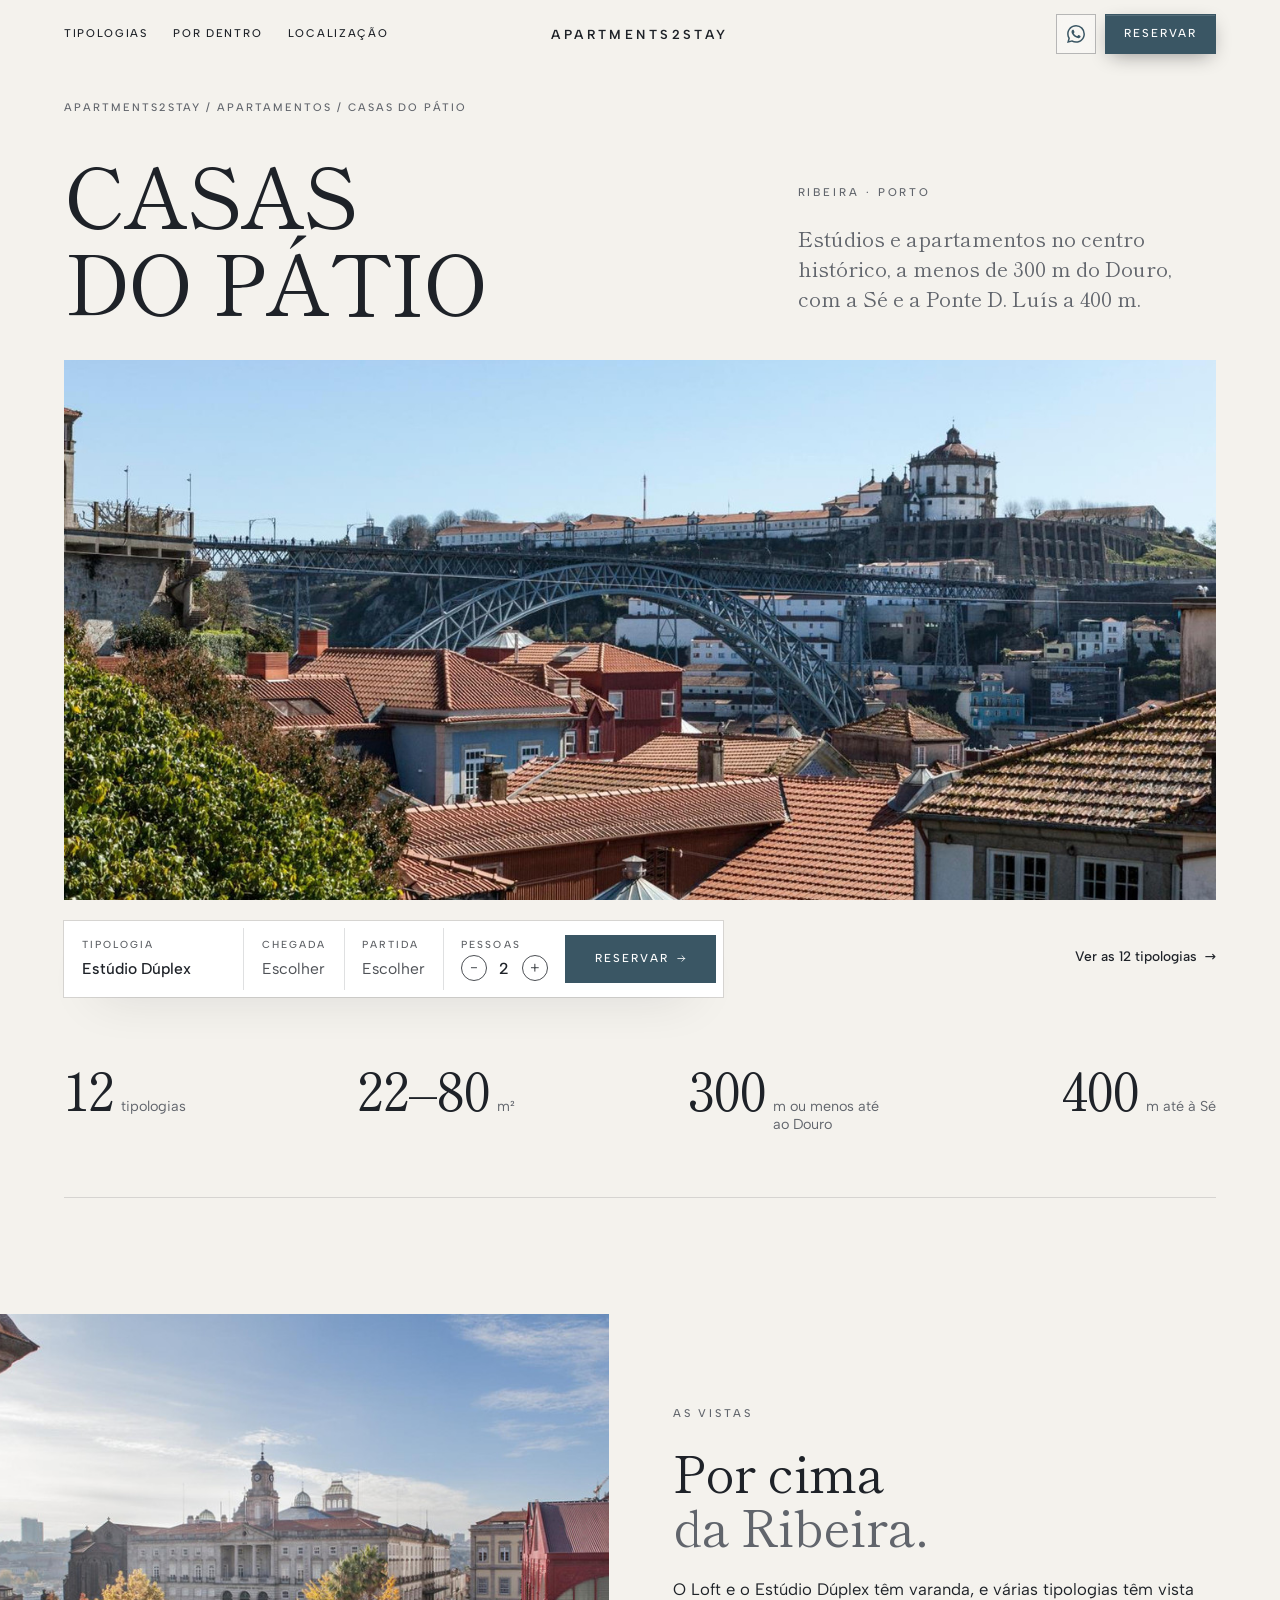
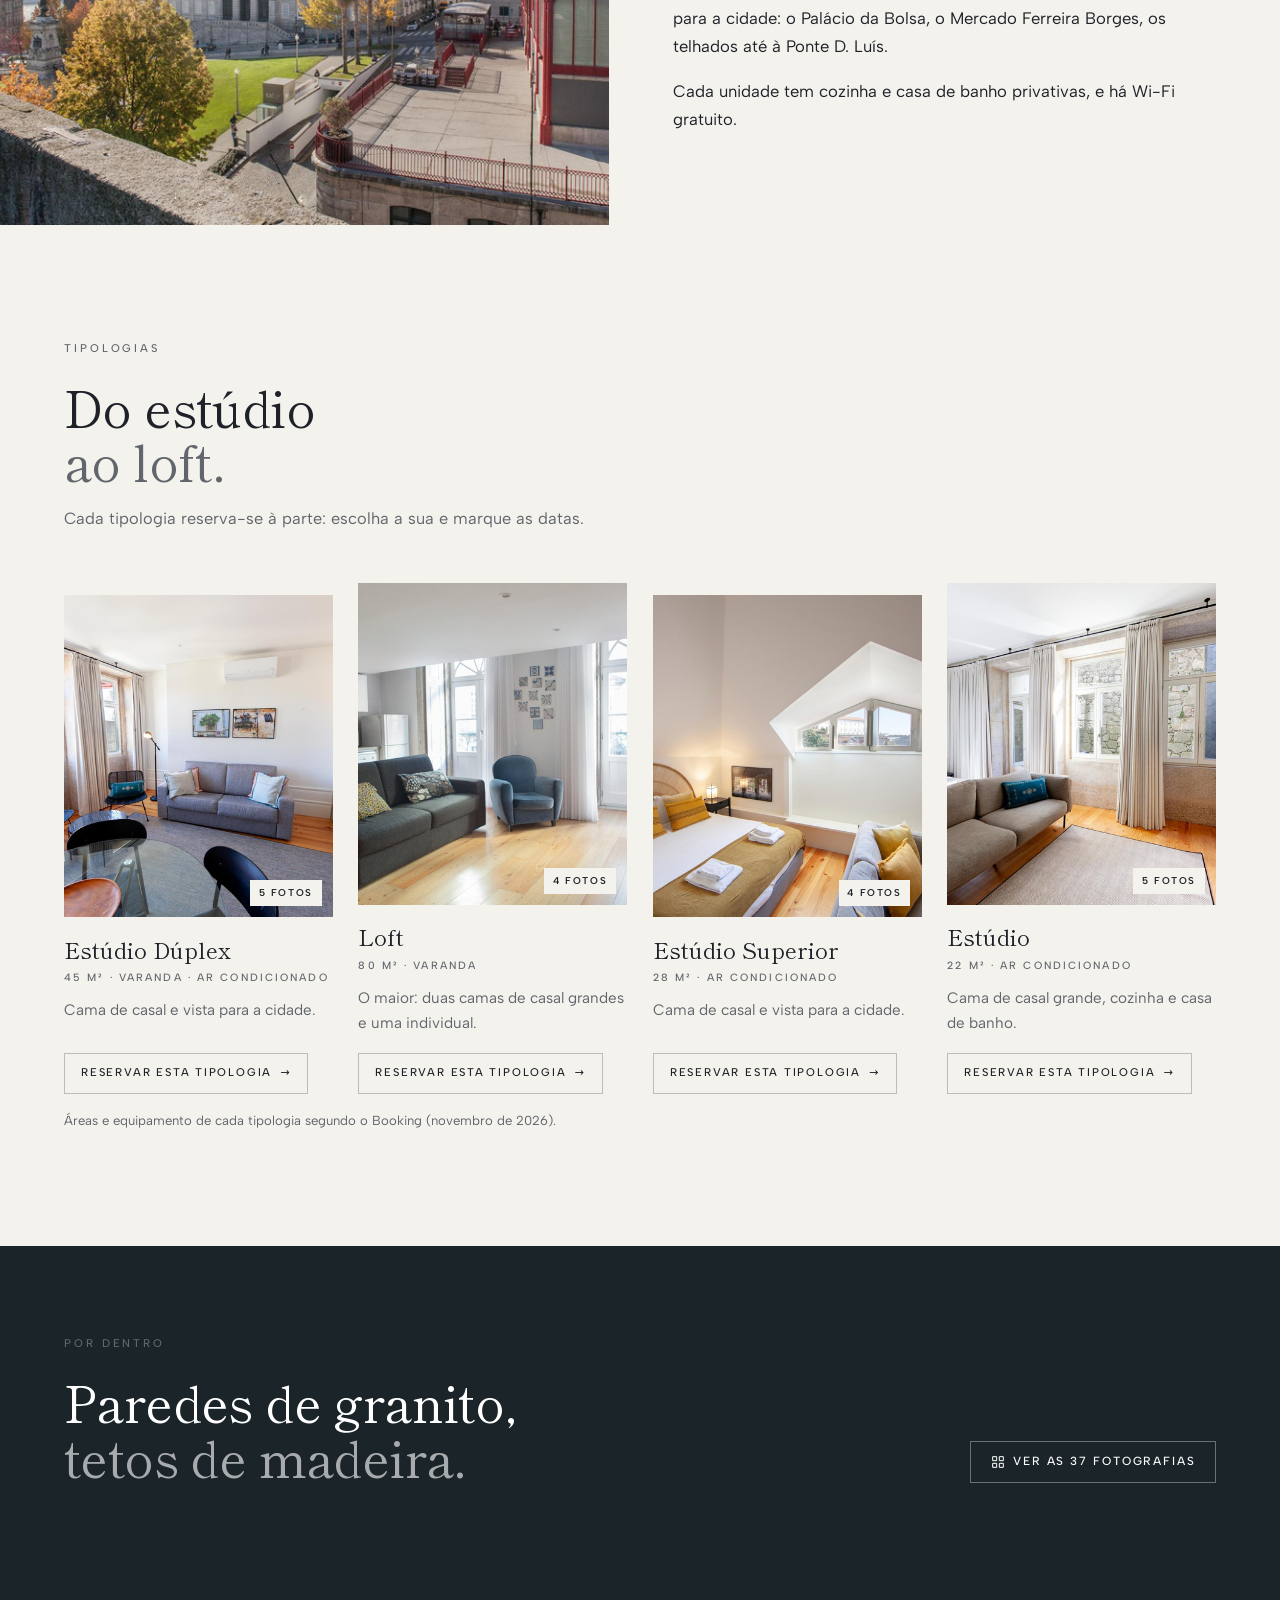
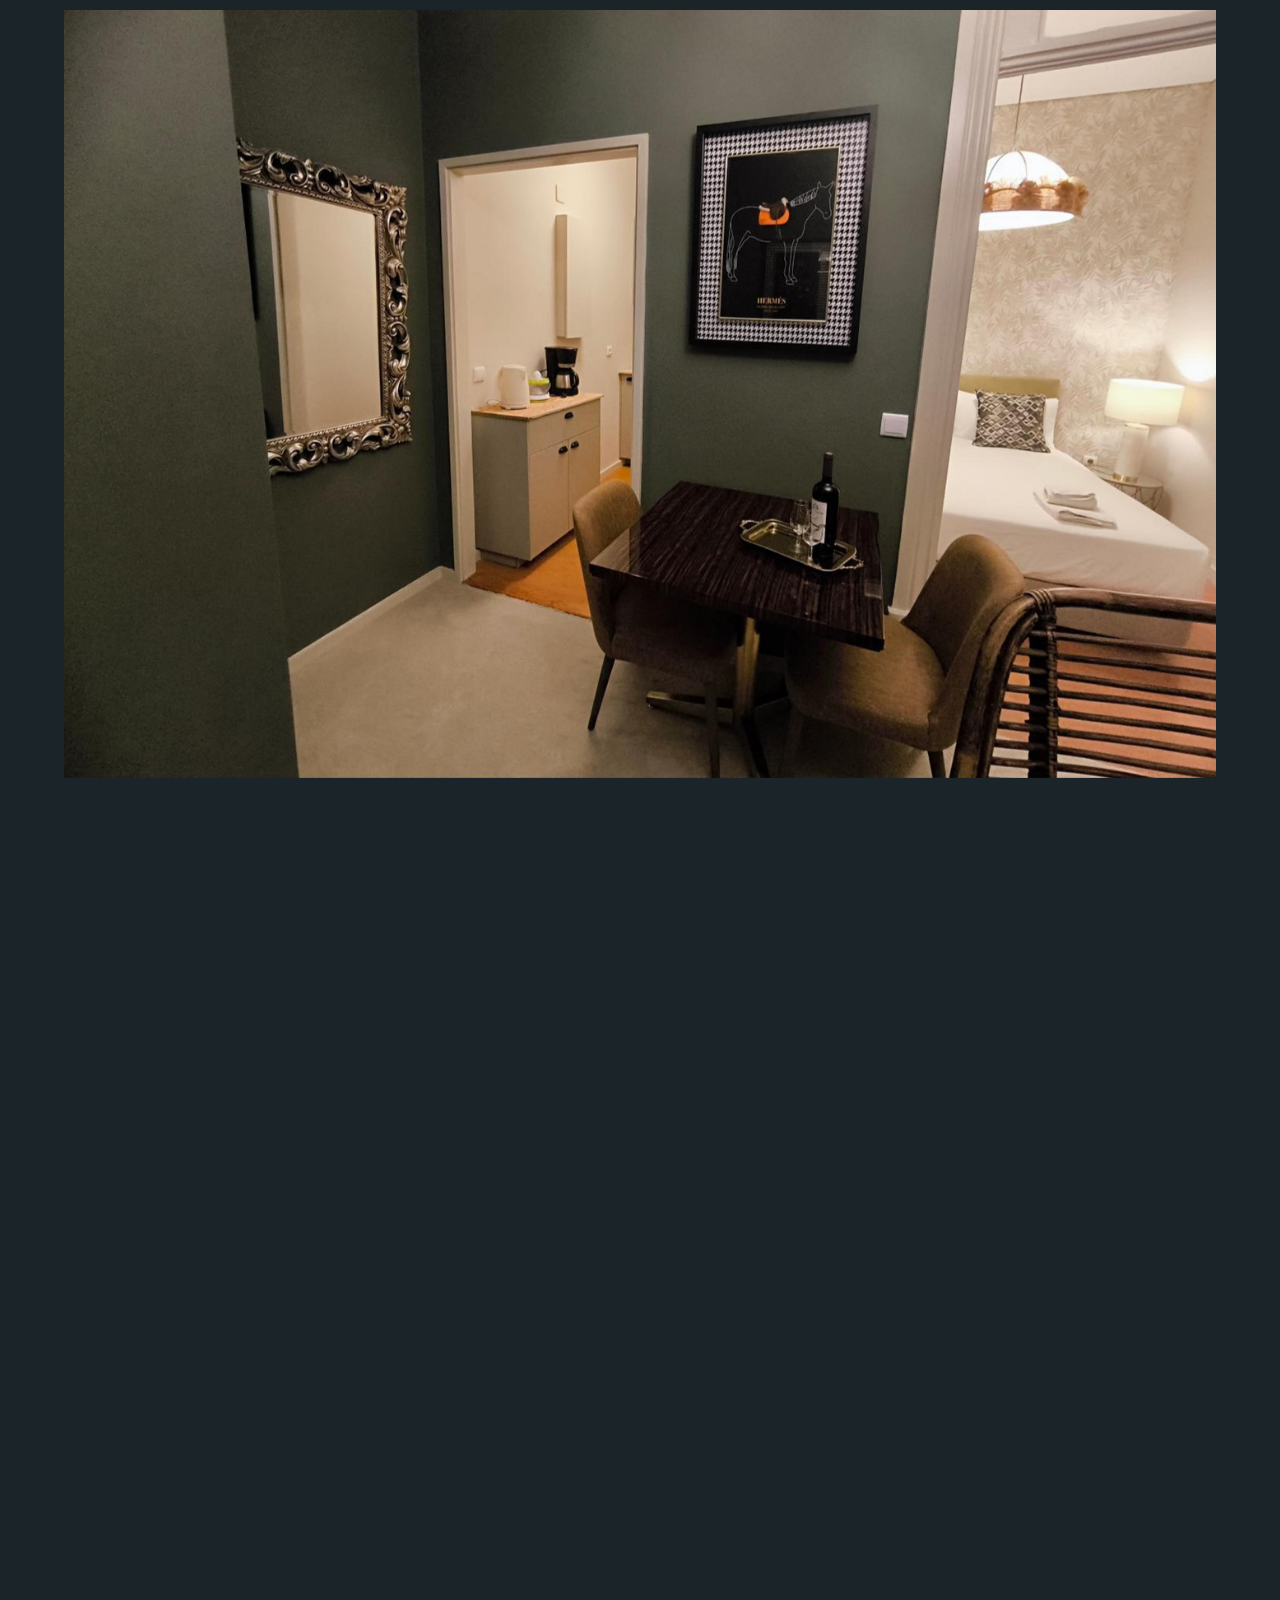
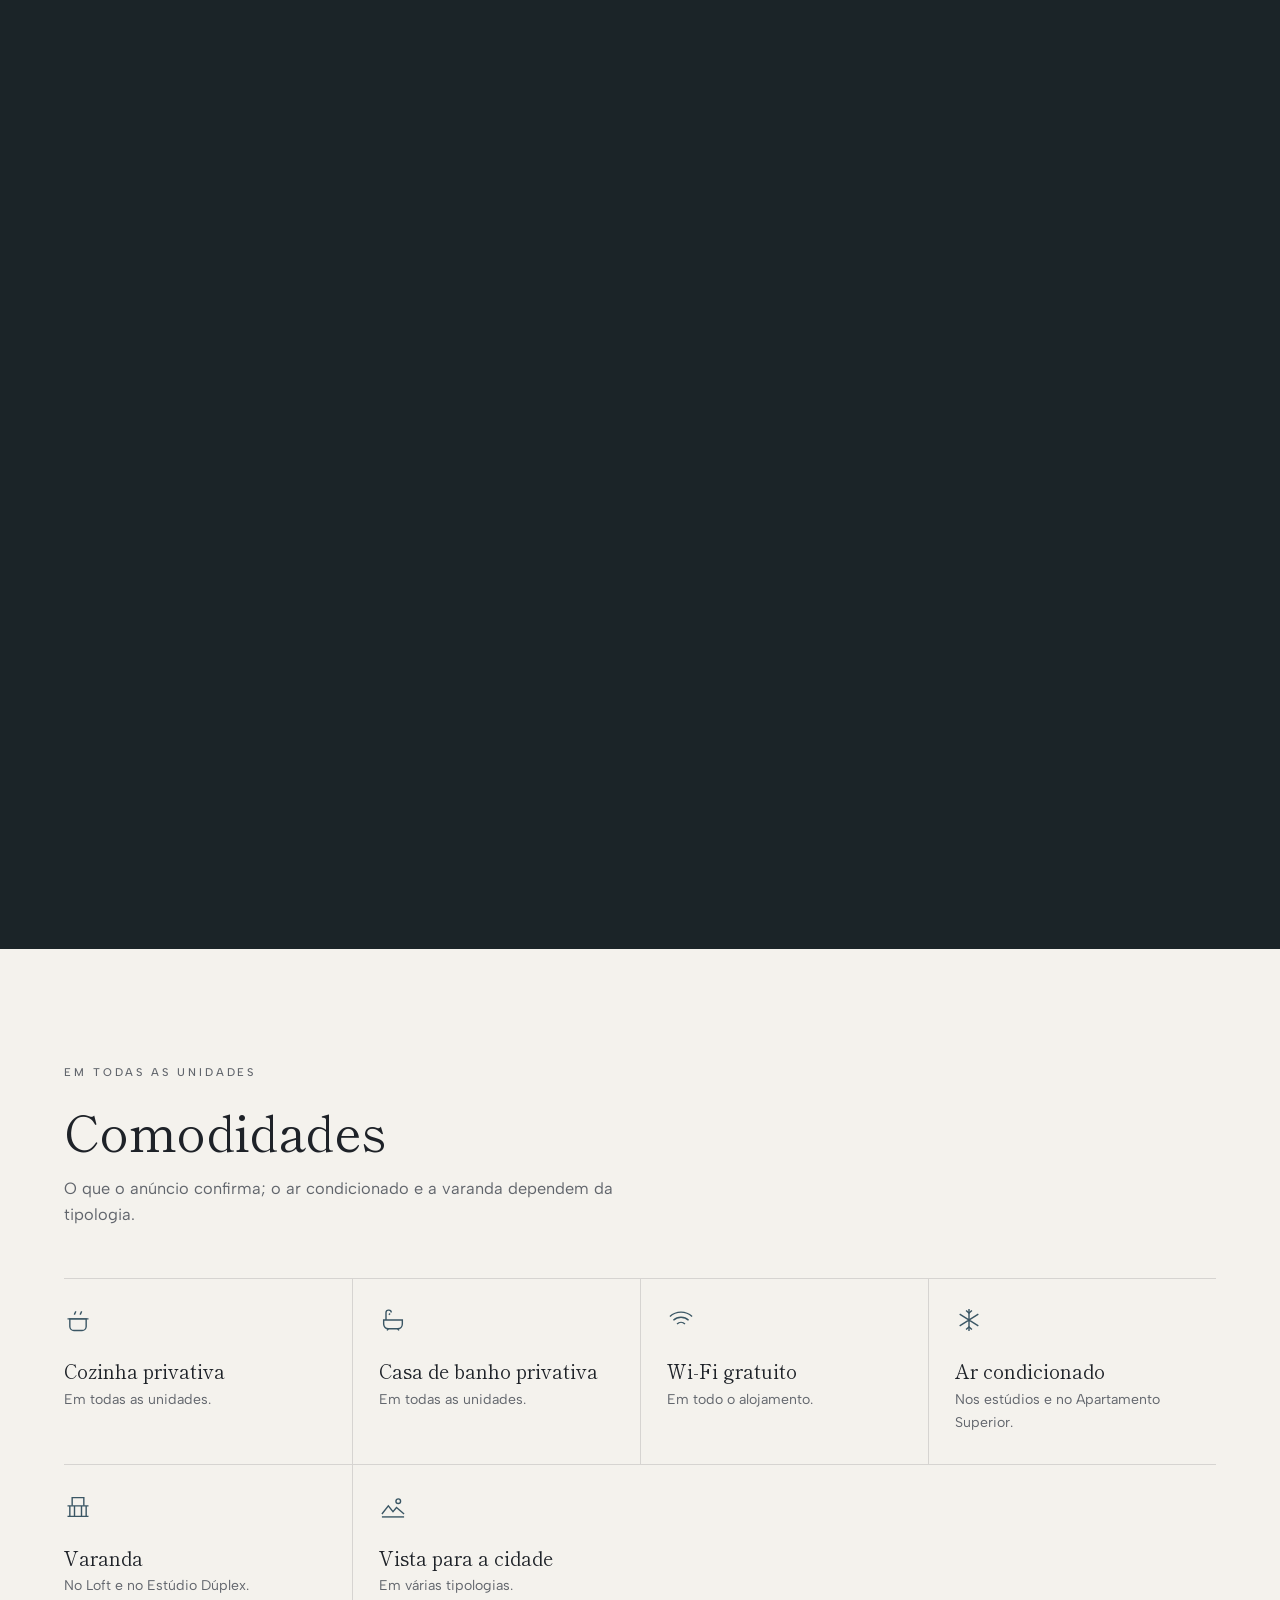
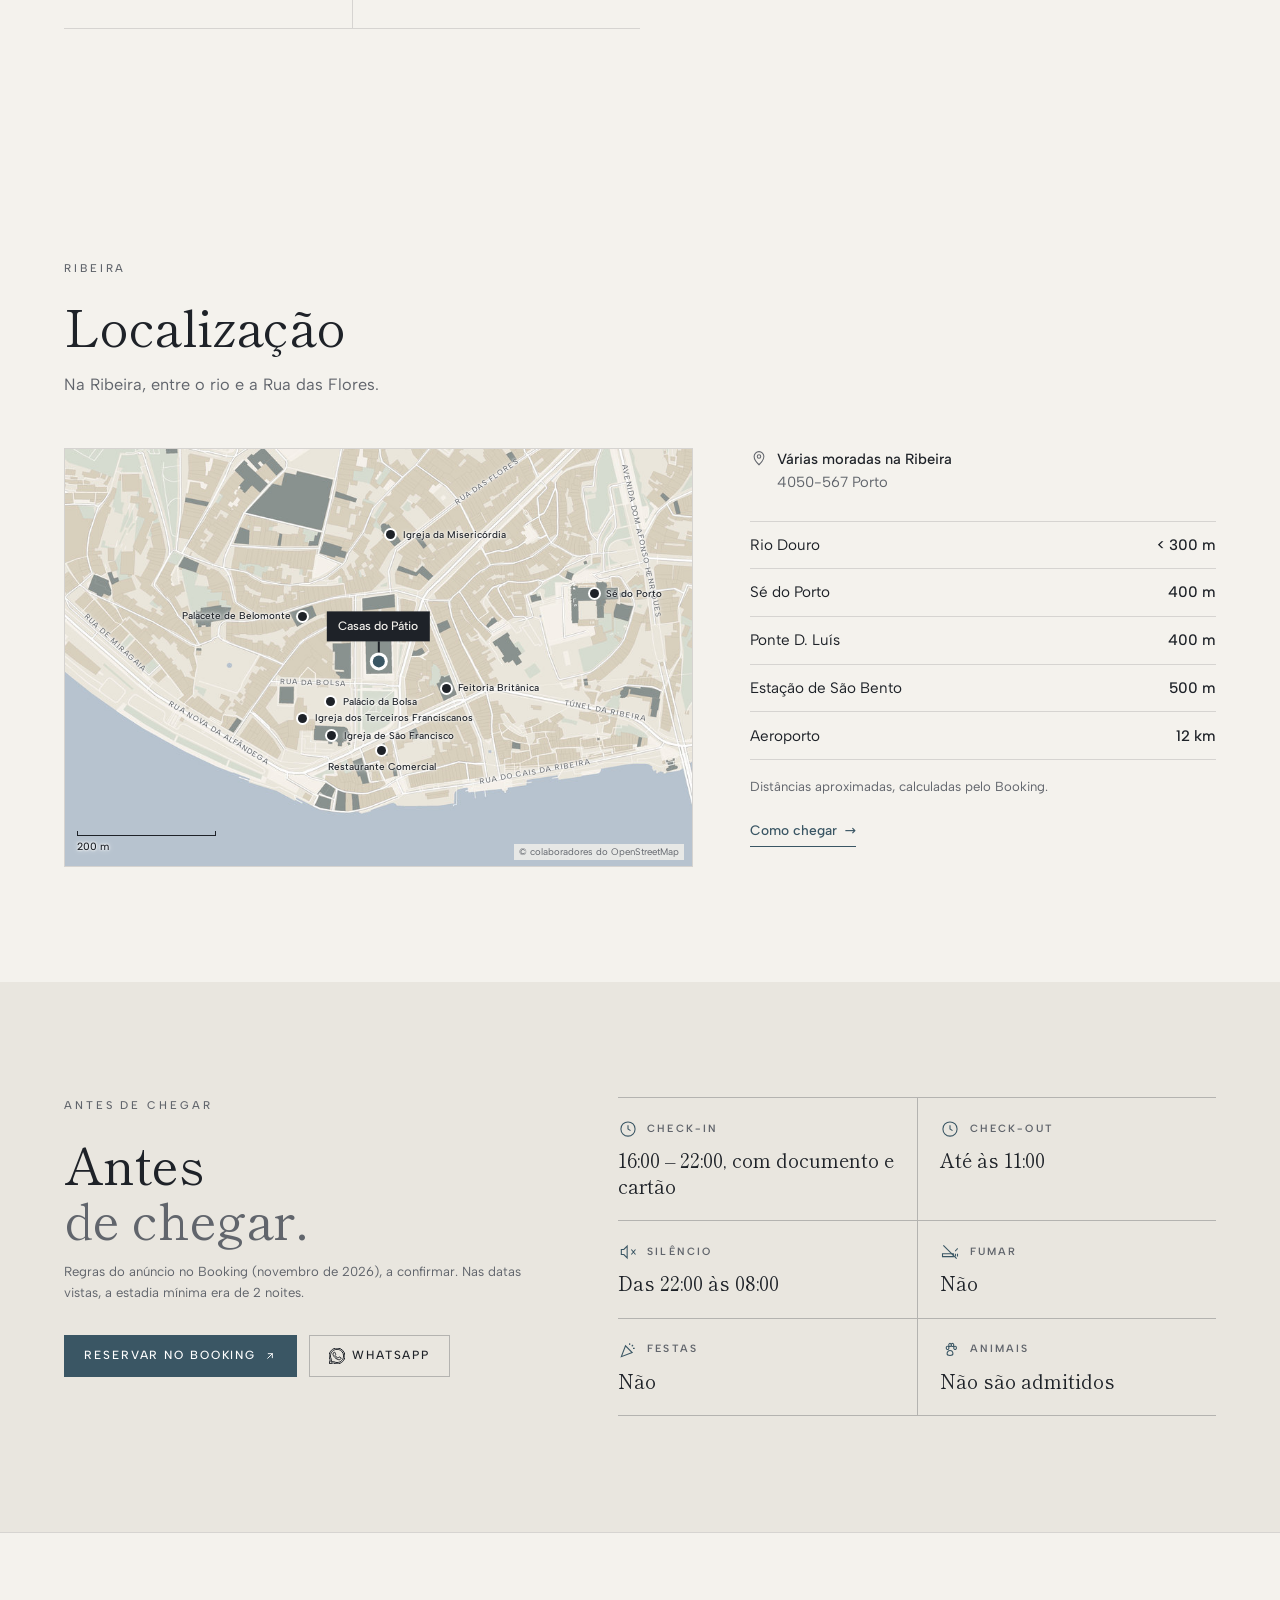
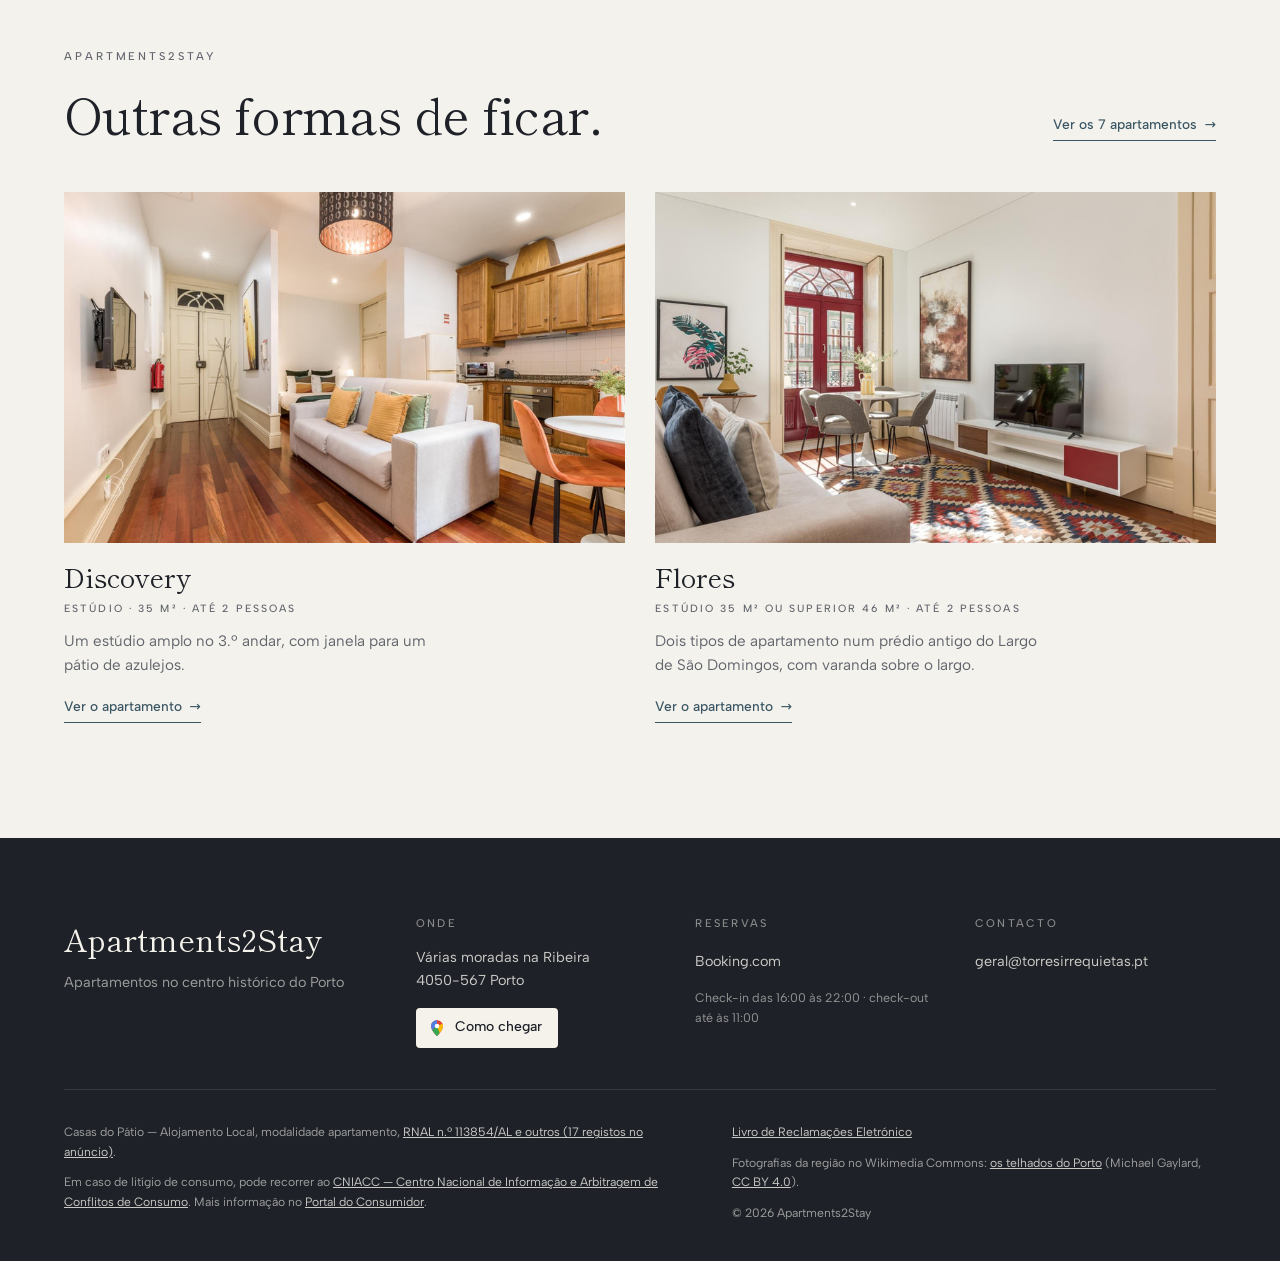
<file: site/casas-do-patio/index.html>
<!doctype html>
<html lang="pt-PT">
<head>
<meta charset="utf-8">
<meta name="viewport" content="width=device-width, initial-scale=1">
<title>Casas do Pátio · Apartments2Stay, Porto</title>
<meta name="description" content="Estúdios e apartamentos de 22 a 80 m² na Ribeira, no centro histórico do Porto, a menos de 300 m do rio Douro.">
<meta property="og:title" content="Casas do Pátio · Apartments2Stay, Porto">
<meta property="og:description" content="Estúdios e apartamentos de 22 a 80 m² na Ribeira, no centro histórico do Porto, a menos de 300 m do rio Douro.">
<meta property="og:image" content="../assets/img/p-hero-1400.jpg">
<meta name="robots" content="noindex">
<meta name="theme-color" content="#f4f2ed">
<link rel="icon" href="data:image/svg+xml,%3Csvg xmlns='http://www.w3.org/2000/svg' viewBox='0 0 32 32'%3E%3Crect width='32' height='32' rx='6' fill='%231e2228'/%3E%3Ctext x='16' y='22' font-family='Georgia' font-size='17' fill='%23f4f2ed' text-anchor='middle'%3EW%3C/text%3E%3C/svg%3E">
<link rel="preconnect" href="https://fonts.googleapis.com">
<link rel="preconnect" href="https://fonts.gstatic.com" crossorigin>
<link href="https://fonts.googleapis.com/css2?family=Shippori+Mincho:wght@400;500&family=Albert+Sans:wght@400;500;600&display=swap" rel="stylesheet">
<link rel="stylesheet" href="../assets/base.css">
<link rel="stylesheet" href="../assets/tema.css">
<link rel="stylesheet" href="../assets/agencia.css">
<link rel="stylesheet" href="../assets/agencia-roteiro.css">
</head>
<body class="w-destaque r-destaque w-hero-claro r-site" style="--destaque:#3a5664;--destaque-2:#2d434d;--destaque-claro:#a6b3b9;--escuro:#1b2428;--escuro-2:#27343a">
<a class="saltar" href="#conteudo">Saltar para o conteúdo</a>

<header class="topo topo--centro w-topo" id="topo">
  <nav class="topo__nav" aria-label="Secções">
    <a href="#tipologias">Tipologias</a>
    <a href="#casa">Por dentro</a>
    <a href="#onde">Localização</a>
    <a href="#regras">Antes de chegar</a>
  </nav>
  <a class="topo__marca" href="../index.html" aria-label="Apartments2Stay, início"><span>Apartments2Stay</span></a>
  <div class="topo__res"><a class="topo__wpp" href="https://wa.me/?text=Ol%C3%A1%21%20Gostava%20de%20saber%20a%20disponibilidade%20para%20o%20Casas%20do%20P%C3%A1tio." target="_blank" rel="noopener" aria-label="Falar por WhatsApp"><svg class="i-wpp" viewBox="0 0 24 24" aria-hidden="true"><path d="M17.47 14.38c-.3-.15-1.76-.87-2.03-.97-.27-.1-.47-.15-.67.15-.2.3-.77.97-.94 1.16-.17.2-.35.22-.64.08-.3-.15-1.26-.46-2.39-1.48-.88-.79-1.48-1.76-1.65-2.06-.17-.3-.02-.46.13-.61.13-.13.3-.35.45-.52.15-.17.2-.3.3-.5.1-.2.05-.37-.03-.52-.07-.15-.67-1.61-.92-2.2-.24-.58-.49-.5-.67-.51h-.57c-.2 0-.52.07-.79.37-.27.3-1.04 1.02-1.04 2.48s1.07 2.88 1.21 3.07c.15.2 2.1 3.2 5.08 4.49.71.31 1.26.49 1.7.63.71.22 1.36.19 1.87.12.57-.09 1.76-.72 2-1.41.25-.7.25-1.29.18-1.41-.08-.13-.27-.2-.57-.35ZM12.05 21.79h-.01a9.87 9.87 0 0 1-5.03-1.38l-.36-.21-3.74.98 1-3.65-.24-.37a9.86 9.86 0 0 1-1.51-5.26c0-5.45 4.44-9.88 9.89-9.88 2.64 0 5.12 1.03 6.99 2.9a9.82 9.82 0 0 1 2.89 6.99c0 5.45-4.44 9.88-9.88 9.88Zm8.41-18.3A11.82 11.82 0 0 0 12.05 0C5.5 0 .16 5.34.16 11.89c0 2.1.55 4.14 1.59 5.95L.06 24l6.3-1.65a11.88 11.88 0 0 0 5.68 1.45h.01c6.55 0 11.89-5.34 11.89-11.9a11.82 11.82 0 0 0-3.48-8.41Z"/></svg></a><a class="botao botao--topo" href="#reservar">Reservar</a></div>
</header>

<main id="conteudo">

<section class="hero r-dtopo" id="inicio">
  <div class="largura" data-topo-ate>
    <p class="r-mig"><a href="../index.html">Apartments2Stay</a> <span aria-hidden="true">/</span> <a href="../index.html#casas">Apartamentos</a> <span aria-hidden="true">/</span> <span>Casas do Pátio</span></p>
    <div class="r-dtopo__g">
      <h1 class="r-dtopo__nome"><span>Casas</span><span>do Pátio</span></h1>
      <div class="r-dtopo__lado"><p class="r-eti">Ribeira · Porto</p><p>Estúdios e apartamentos no centro histórico, a menos de 300 m do Douro, com a Sé e a Ponte D. Luís a 400 m.</p></div>
    </div>
  </div>
  <div class="largura r-dtopo__fw">
    <figure class="r-dtopo__f" style="--foco:50% 62%"><img src="../assets/img/p-hero-2000.jpg" srcset="../assets/img/p-hero-800.jpg 800w, ../assets/img/p-hero-1400.jpg 1400w, ../assets/img/p-hero-2000.jpg 2000w, ../assets/img/p-hero.jpg 3000w" sizes="max(100vw, calc(100svh * 1.500))" alt="Panorâmica sobre os telhados da Ribeira com a Ponte D. Luís ao fundo, vista de um apartamento." width="3000" height="2000" decoding="async"></figure>
  </div>
  <div class="largura r-dtopo__res">
    <form class="rb rb--barra-claro" id="reservar" data-casas="[{&quot;url&quot;: &quot;https://www.booking.com/hotel/pt/casas-do-pa-tio.pt-pt.html#RD41478025&quot;, &quot;max&quot;: 4, &quot;nome&quot;: &quot;Estúdio Dúplex&quot;}, {&quot;url&quot;: &quot;https://www.booking.com/hotel/pt/casas-do-pa-tio.pt-pt.html#RD41478003&quot;, &quot;max&quot;: 4, &quot;nome&quot;: &quot;Loft&quot;}, {&quot;url&quot;: &quot;https://www.booking.com/hotel/pt/casas-do-pa-tio.pt-pt.html#RD41478024&quot;, &quot;max&quot;: 4, &quot;nome&quot;: &quot;Estúdio Superior&quot;}, {&quot;url&quot;: &quot;https://www.booking.com/hotel/pt/casas-do-pa-tio.pt-pt.html#RD41478022&quot;, &quot;max&quot;: 4, &quot;nome&quot;: &quot;Estúdio&quot;}, {&quot;url&quot;: &quot;https://www.booking.com/hotel/pt/casas-do-pa-tio.pt-pt.html&quot;, &quot;max&quot;: 4, &quot;nome&quot;: &quot;Outras tipologias&quot;}]" data-sel="0">
      <label class="rb__campo rb__casa"><span>Tipologia</span><select aria-label="Tipologia"><option value="0" selected>Estúdio Dúplex</option><option value="1">Loft</option><option value="2">Estúdio Superior</option><option value="3">Estúdio</option><option value="4">Outras tipologias</option></select></label><button type="button" class="rb__campo" data-campo="in"><span>Chegada</span><b>Escolher</b></button>
      <button type="button" class="rb__campo" data-campo="out"><span>Partida</span><b>Escolher</b></button>
      <div class="rb__campo rb__pessoas"><span>Pessoas</span><div><button type="button" data-passo="-1" aria-label="Menos uma pessoa">−</button><output>2</output><button type="button" data-passo="1" aria-label="Mais uma pessoa">+</button></div></div>
      <a class="botao botao--seta rb__ir" href="https://www.booking.com/hotel/pt/casas-do-pa-tio.pt-pt.html#RD41478025" target="_blank" rel="noopener">Reservar</a>
      <div class="rb__cal" hidden></div>
    </form>
    <a class="r-seta r-seta--tinta r-dtopo__ver" href="#tipologias">Ver as 12 tipologias <span aria-hidden="true">→</span></a>
  </div>
</section>

<div class="largura r-dnums"><ul class="r-nums"><li><b>12</b><span>tipologias</span></li><li><b>22–80</b><span>m²</span></li><li><b>300</b><span>m ou menos até ao Douro</span></li><li><b>400</b><span>m até à Sé</span></li></ul></div>

<section class="r-sec r-partida r-partida--estrela" aria-labelledby="estrela-t">
  <figure class="r-partida__f" style="--foco:50% 50%"><button type="button" class="r-fb" data-visor="b" data-indice="27" aria-label="Ver em grande: Varanda sobre o Palácio da Bolsa e o Mercado Ferreira Borges, com o largo e o rio ao longe."><img src="../assets/img/p-estrela-1400.jpg" srcset="../assets/img/p-estrela-800.jpg 800w, ../assets/img/p-estrela-1400.jpg 1400w, ../assets/img/p-estrela-2000.jpg 2000w, ../assets/img/p-estrela.jpg 3000w" sizes="(max-width: 900px) 100vw, 56vw" alt="Varanda sobre o Palácio da Bolsa e o Mercado Ferreira Borges, com o largo e o rio ao longe." width="3000" height="2000" loading="lazy" decoding="async"></button></figure>
  <div class="r-partida__t">
    <p class="r-eti">As vistas</p><h2 class="r-tit" id="estrela-t"><span>Por cima</span><span>da Ribeira.</span></h2>
    <div class="r-texto"><p>O Loft e o Estúdio Dúplex têm varanda, e várias tipologias têm vista para a cidade: o Palácio da Bolsa, o Mercado Ferreira Borges, os telhados até à Ponte D. Luís.</p><p>Cada unidade tem cozinha e casa de banho privativas, e há Wi-Fi gratuito.</p></div>
    
  </div>
</section>

<section class="r-sec r-tipos" id="tipologias" aria-labelledby="tipos-t">
  <div class="largura">
    <header class="r-cab "><div class="r-cab__esq"><p class="r-eti">Tipologias</p><h2 class="r-tit" id="tipos-t"><span>Do estúdio</span><span>ao loft.</span></h2><p class="r-frase">Cada tipologia reserva-se à parte: escolha a sua e marque as datas.</p></div></header>
    <ul class="r-tipos__l" style="--n:4"><li class="r-tipo">
      <button type="button" data-visor="b-t-duplex" data-indice="0" aria-label="Ver as fotografias: Estúdio Dúplex">
        <figure><img src="../assets/img/p-f227-1400.jpg" srcset="../assets/img/p-f227-800.jpg 800w, ../assets/img/p-f227-1400.jpg 1400w, ../assets/img/p-f227-2000.jpg 2000w, ../assets/img/p-f227.jpg 3000w" sizes="(max-width: 760px) 90vw, 24vw" alt="A sala do estúdio dúplex, com sofá e mesa de jantar" width="3000" height="2000" loading="lazy" decoding="async"><span class="r-tipo__n">5 fotos</span></figure>
        <h3>Estúdio Dúplex</h3>
        <p class="r-cart__linha">45 m² · varanda · ar condicionado</p>
        <p class="r-cart__frase">Cama de casal e vista para a cidade.</p>
      </button>
      <a class="r-tipo__res" href="https://www.booking.com/hotel/pt/casas-do-pa-tio.pt-pt.html#RD41478025" target="_blank" rel="noopener" data-tipo="0">Reservar esta tipologia <span aria-hidden="true">→</span></a>
    </li><li class="r-tipo">
      <button type="button" data-visor="b-t-loft" data-indice="0" aria-label="Ver as fotografias: Loft">
        <figure><img src="../assets/img/p-f23-1400.jpg" srcset="../assets/img/p-f23-800.jpg 800w, ../assets/img/p-f23-1400.jpg 1400w, ../assets/img/p-f23-2000.jpg 2000w, ../assets/img/p-f23.jpg 3000w" sizes="(max-width: 760px) 90vw, 24vw" alt="A sala do loft, com sofá e escada" width="3000" height="2000" loading="lazy" decoding="async"><span class="r-tipo__n">4 fotos</span></figure>
        <h3>Loft</h3>
        <p class="r-cart__linha">80 m² · varanda</p>
        <p class="r-cart__frase">O maior: duas camas de casal grandes e uma individual.</p>
      </button>
      <a class="r-tipo__res" href="https://www.booking.com/hotel/pt/casas-do-pa-tio.pt-pt.html#RD41478003" target="_blank" rel="noopener" data-tipo="1">Reservar esta tipologia <span aria-hidden="true">→</span></a>
    </li><li class="r-tipo">
      <button type="button" data-visor="b-t-estudio-superior" data-indice="0" aria-label="Ver as fotografias: Estúdio Superior">
        <figure><img src="../assets/img/p-f00-1400.jpg" srcset="../assets/img/p-f00-800.jpg 800w, ../assets/img/p-f00-1400.jpg 1400w, ../assets/img/p-f00-2000.jpg 2000w, ../assets/img/p-f00.jpg 3000w" sizes="(max-width: 760px) 90vw, 24vw" alt="A cama do estúdio superior com sofá amarelo" width="3000" height="2000" loading="lazy" decoding="async"><span class="r-tipo__n">4 fotos</span></figure>
        <h3>Estúdio Superior</h3>
        <p class="r-cart__linha">28 m² · ar condicionado</p>
        <p class="r-cart__frase">Cama de casal e vista para a cidade.</p>
      </button>
      <a class="r-tipo__res" href="https://www.booking.com/hotel/pt/casas-do-pa-tio.pt-pt.html#RD41478024" target="_blank" rel="noopener" data-tipo="2">Reservar esta tipologia <span aria-hidden="true">→</span></a>
    </li><li class="r-tipo">
      <button type="button" data-visor="b-t-estudio" data-indice="0" aria-label="Ver as fotografias: Estúdio">
        <figure><img src="../assets/img/p-f03-1400.jpg" srcset="../assets/img/p-f03-800.jpg 800w, ../assets/img/p-f03-1400.jpg 1400w, ../assets/img/p-f03-2000.jpg 2000w, ../assets/img/p-f03.jpg 3000w" sizes="(max-width: 760px) 90vw, 24vw" alt="O estúdio com cama, sofá e janelas altas" width="3000" height="2000" loading="lazy" decoding="async"><span class="r-tipo__n">5 fotos</span></figure>
        <h3>Estúdio</h3>
        <p class="r-cart__linha">22 m² · ar condicionado</p>
        <p class="r-cart__frase">Cama de casal grande, cozinha e casa de banho.</p>
      </button>
      <a class="r-tipo__res" href="https://www.booking.com/hotel/pt/casas-do-pa-tio.pt-pt.html#RD41478022" target="_blank" rel="noopener" data-tipo="3">Reservar esta tipologia <span aria-hidden="true">→</span></a>
    </li></ul>
    <p class="r-nota">Áreas e equipamento de cada tipologia segundo o Booking (novembro de 2026).</p>
  </div>
</section>

<section class="r-sec r-cort" id="casa" aria-labelledby="casa-t" data-cortina style="--n:6">
  <div class="largura r-cort__cab"><header class="r-cab "><div class="r-cab__esq"><p class="r-eti">Por dentro</p><h2 class="r-tit" id="casa-t"><span>Paredes de granito,</span><span>tetos de madeira.</span></h2></div></header><button type="button" class="botao r-bt" data-album="b"><svg viewBox="0 0 24 24" aria-hidden="true"><path d="M4 4h6v6H4zM14 4h6v6h-6zM4 14h6v6H4zM14 14h6v6h-6z"/></svg>Ver as 37 fotografias</button></div>
  <div class="r-cort__pista">
    <div class="r-cort__palco">
      <div class="largura r-cort__caixa"><div class="r-cort__m"><div class="r-cort__s"><button type="button" class="r-fb" data-visor="b" data-indice="10" aria-label="Ver em grande: Quarto com paredes verdes e mesa de jantar"><img src="../assets/img/p-f01-1400.jpg" srcset="../assets/img/p-f01-800.jpg 800w, ../assets/img/p-f01-1400.jpg 1400w, ../assets/img/p-f01-2000.jpg 2000w, ../assets/img/p-f01.jpg 3000w" sizes="(max-width: 760px) 92vw, 84vw" alt="Quarto com paredes verdes e mesa de jantar" width="3000" height="2250" decoding="async"></button></div><div class="r-cort__s"><button type="button" class="r-fb" data-visor="b" data-indice="3" aria-label="Ver em grande: Sala com parede de granito"><img src="../assets/img/p-f175-1400.jpg" srcset="../assets/img/p-f175-800.jpg 800w, ../assets/img/p-f175-1400.jpg 1400w, ../assets/img/p-f175-2000.jpg 2000w, ../assets/img/p-f175.jpg 3000w" sizes="(max-width: 760px) 92vw, 84vw" alt="Sala com parede de granito" width="3000" height="2000" decoding="async"></button></div><div class="r-cort__s"><button type="button" class="r-fb" data-visor="b" data-indice="15" aria-label="Ver em grande: Quarto com papel de parede de folhas"><img src="../assets/img/p-f106-1400.jpg" srcset="../assets/img/p-f106-800.jpg 800w, ../assets/img/p-f106-1400.jpg 1400w, ../assets/img/p-f106-2000.jpg 2000w, ../assets/img/p-f106.jpg 3000w" sizes="(max-width: 760px) 92vw, 84vw" alt="Quarto com papel de parede de folhas" width="3000" height="2000" decoding="async"></button></div><div class="r-cort__s"><button type="button" class="r-fb" data-visor="b" data-indice="4" aria-label="Ver em grande: Sala com teto de madeira e cadeiras de vime"><img src="../assets/img/p-f189-1400.jpg" srcset="../assets/img/p-f189-800.jpg 800w, ../assets/img/p-f189-1400.jpg 1400w, ../assets/img/p-f189-2000.jpg 2000w, ../assets/img/p-f189.jpg 3000w" sizes="(max-width: 760px) 92vw, 84vw" alt="Sala com teto de madeira e cadeiras de vime" width="3000" height="2000" decoding="async"></button></div><div class="r-cort__s"><button type="button" class="r-fb" data-visor="b" data-indice="17" aria-label="Ver em grande: Quarto com parede de pedra e janela"><img src="../assets/img/p-f180-1400.jpg" srcset="../assets/img/p-f180-800.jpg 800w, ../assets/img/p-f180-1400.jpg 1400w, ../assets/img/p-f180-2000.jpg 2000w, ../assets/img/p-f180.jpg 3000w" sizes="(max-width: 760px) 92vw, 84vw" alt="Quarto com parede de pedra e janela" width="3000" height="2000" decoding="async"></button></div><div class="r-cort__s"><button type="button" class="r-fb" data-visor="b" data-indice="37" aria-label="Ver em grande: Zona de estar com televisão e poltronas"><img src="../assets/img/p-f113-1400.jpg" srcset="../assets/img/p-f113-800.jpg 800w, ../assets/img/p-f113-1400.jpg 1400w, ../assets/img/p-f113-2000.jpg 2000w, ../assets/img/p-f113.jpg 3000w" sizes="(max-width: 760px) 92vw, 84vw" alt="Zona de estar com televisão e poltronas" width="3000" height="2000" decoding="async"></button></div></div></div>
    </div>
  </div>
</section>

<section class="r-sec r-comods" id="comodidades" aria-labelledby="comod-t">
  <div class="largura">
    <header class="r-cab "><div class="r-cab__esq"><p class="r-eti">Em todas as unidades</p><h2 class="r-tit" id="comod-t"><span>Comodidades</span></h2><p class="r-frase">O que o anúncio confirma; o ar condicionado e a varanda dependem da tipologia.</p></div></header>
    <ul class="r-grelha"><li><svg viewBox="0 0 24 24" aria-hidden="true"><path d="M5 11h14v6.5A3.5 3.5 0 0 1 15.5 21h-7A3.5 3.5 0 0 1 5 17.5z"/><path d="M3 11h18M9 7.5c0-1.5 1-1.5 1-3M14 7.5c0-1.5 1-1.5 1-3"/></svg><h3>Cozinha privativa</h3><p>Em todas as unidades.</p></li><li><svg viewBox="0 0 24 24" aria-hidden="true"><path d="M4 12h16v3.5a4 4 0 0 1-4 4H8a4 4 0 0 1-4-4z"/><path d="M6 12V5.5A2 2 0 0 1 8 3.5h.5a2 2 0 0 1 2 2"/><path d="M8.5 7.5l1-1M7 21l1-1.6M17 21l-1-1.6"/></svg><h3>Casa de banho privativa</h3><p>Em todas as unidades.</p></li><li><svg viewBox="0 0 24 24" aria-hidden="true"><path d="M2.5 9a14 14 0 0 1 19 0M5.5 12.2a9.5 9.5 0 0 1 13 0M8.6 15.4a5 5 0 0 1 6.8 0"/><path d="M12 18.6h.01"/></svg><h3>Wi-Fi gratuito</h3><p>Em todo o alojamento.</p></li><li><svg viewBox="0 0 24 24" aria-hidden="true"><path d="M12 2.5v19M4 7l16 10M20 7L4 17"/><path d="M9.5 3.8L12 6l2.5-2.2M9.5 20.2L12 18l2.5 2.2"/></svg><h3>Ar condicionado</h3><p>Nos estúdios e no Apartamento Superior.</p></li><li><svg viewBox="0 0 24 24" aria-hidden="true"><path d="M3 11h18M5 11v9M19 11v9M9 11v9M15 11v9M3 20h18"/><path d="M7 11V4h10v7"/></svg><h3>Varanda</h3><p>No Loft e no Estúdio Dúplex.</p></li><li><svg viewBox="0 0 24 24" aria-hidden="true"><path d="M2.5 18l5.5-7 4 5 3-3.5 6.5 5.5"/><circle cx="16.5" cy="7" r="2"/><path d="M2.5 20.5h19"/></svg><h3>Vista para a cidade</h3><p>Em várias tipologias.</p></li></ul>
  </div>
</section>

<section class="r-sec r-onde" id="onde" aria-labelledby="onde-t">
  <div class="largura">
    <header class="r-cab "><div class="r-cab__esq"><p class="r-eti">Ribeira</p><h2 class="r-tit" id="onde-t"><span>Localização</span></h2><p class="r-frase">Na Ribeira, entre o rio e a Rua das Flores.</p></div></header>
    <div class="r-onde__g">
      <figure class="w-mapa r-mapa" style="--ar:1.5000">
        <img src="../assets/img/mapa-b.jpg" srcset="../assets/img/mapa-b-800.jpg 900w, ../assets/img/mapa-b.jpg 1800w" sizes="(max-width: 900px) 100vw, 58vw" alt="Mapa com a localização de Casas do Pátio, em Várias moradas na Ribeira" width="1800" height="1200" loading="lazy">
        <span class="w-rua" style="left:24.63%;top:68.05%;--a:31.1deg">Rua Nova da Alfândega</span><span class="w-rua" style="left:86.14%;top:62.79%;--a:11.3deg">Túnel da Ribeira</span><span class="w-rua" style="left:91.9%;top:22.09%;--a:77.2deg">Avenida Dom Afonso Henriques</span><span class="w-rua" style="left:7.94%;top:46.56%;--a:42.7deg">Rua de Miragaia</span><span class="w-rua" style="left:67.41%;top:7.82%;--a:-33.9deg">Rua das Flores</span><span class="w-rua" style="left:75.03%;top:77.53%;--a:-10.5deg">Rua do Cais da Ribeira</span><span class="w-rua" style="left:39.62%;top:56.0%;--a:1.4deg">Rua da Bolsa</span>
        <span class="w-ref w-ref--lugar w-ref--d w-ref--menor" style="left:84.42%;top:34.76%"><i></i><b>Sé do Porto</b></span><span class="w-ref w-ref--lugar w-ref--d" style="left:42.37%;top:60.55%"><i></i><b>Palácio da Bolsa</b></span><span class="w-ref w-ref--lugar w-ref--d w-ref--menor" style="left:60.87%;top:57.32%"><i></i><b>Feitoria Britânica</b></span><span class="w-ref w-ref--lugar w-ref--e w-ref--menor" style="left:37.92%;top:40.08%"><i></i><b>Palacete de Belomonte</b></span><span class="w-ref w-ref--lugar w-ref--d" style="left:42.56%;top:68.78%"><i></i><b>Igreja de São Francisco</b></span><span class="w-ref w-ref--lugar w-ref--b w-ref--menor" style="left:50.57%;top:72.17%"><i></i><b>Restaurante Comercial</b></span><span class="w-ref w-ref--lugar w-ref--d w-ref--menor" style="left:37.95%;top:64.51%"><i></i><b>Igreja dos Terceiros Franciscanos</b></span><span class="w-ref w-ref--lugar w-ref--d" style="left:51.99%;top:20.61%"><i></i><b>Igreja da Misericórdia</b></span>
        <span class="w-pino" style="left:50.00%;top:50.00%"><b>Casas do Pátio</b><i></i></span>
        <span class="w-escala" style="--pc:22.22%"><i></i>200 m</span>
        <figcaption>© colaboradores do OpenStreetMap</figcaption>
      </figure>
      <div class="r-onde__t">
        <p class="r-morada"><svg viewBox="0 0 24 24" aria-hidden="true"><path d="M12 21s-6.5-6.1-6.5-11A6.5 6.5 0 0 1 18.5 10c0 4.9-6.5 11-6.5 11z"/><circle cx="12" cy="10" r="2.3"/></svg><span><b>Várias moradas na Ribeira</b>4050-567 Porto</span></p>
        <ul class="r-perto"><li><span>Rio Douro</span><b>&lt; 300 m</b></li><li><span>Sé do Porto</span><b>400 m</b></li><li><span>Ponte D. Luís</span><b>400 m</b></li><li><span>Estação de São Bento</span><b>500 m</b></li><li><span>Aeroporto</span><b>12 km</b></li></ul>
        <p class="r-nota">Distâncias aproximadas, calculadas pelo Booking.</p>
        <a class="r-seta" href="https://www.google.com/maps/dir/?api=1&amp;destination=41.14198,-8.61491" target="_blank" rel="noopener">Como chegar <span aria-hidden="true">→</span></a>
      </div>
    </div>
  </div>
</section>

<section class="r-sec r-antes" id="regras" aria-labelledby="antes-t">
  <div class="largura r-antes__g">
    <div><p class="r-eti">Antes de chegar</p><h2 class="r-tit" id="antes-t"><span>Antes</span><span>de chegar.</span></h2><p class="r-nota">Regras do anúncio no Booking (novembro de 2026), a confirmar. Nas datas vistas, a estadia mínima era de 2 noites.</p><div class="r-bts"><a class="botao r-bt r-bt--cheio" href="https://www.booking.com/hotel/pt/casas-do-pa-tio.pt-pt.html" target="_blank" rel="noopener">Reservar no Booking <svg class="w-fora" viewBox="0 0 24 24" aria-hidden="true"><path d="M8 16 16 8M9 8h7v7"/></svg></a><a class="botao r-bt" href="https://wa.me/?text=Ol%C3%A1%21%20Gostava%20de%20saber%20a%20disponibilidade%20para%20o%20Casas%20do%20P%C3%A1tio." target="_blank" rel="noopener"><svg class="i-wpp" viewBox="0 0 24 24" aria-hidden="true"><path d="M17.47 14.38c-.3-.15-1.76-.87-2.03-.97-.27-.1-.47-.15-.67.15-.2.3-.77.97-.94 1.16-.17.2-.35.22-.64.08-.3-.15-1.26-.46-2.39-1.48-.88-.79-1.48-1.76-1.65-2.06-.17-.3-.02-.46.13-.61.13-.13.3-.35.45-.52.15-.17.2-.3.3-.5.1-.2.05-.37-.03-.52-.07-.15-.67-1.61-.92-2.2-.24-.58-.49-.5-.67-.51h-.57c-.2 0-.52.07-.79.37-.27.3-1.04 1.02-1.04 2.48s1.07 2.88 1.21 3.07c.15.2 2.1 3.2 5.08 4.49.71.31 1.26.49 1.7.63.71.22 1.36.19 1.87.12.57-.09 1.76-.72 2-1.41.25-.7.25-1.29.18-1.41-.08-.13-.27-.2-.57-.35ZM12.05 21.79h-.01a9.87 9.87 0 0 1-5.03-1.38l-.36-.21-3.74.98 1-3.65-.24-.37a9.86 9.86 0 0 1-1.51-5.26c0-5.45 4.44-9.88 9.89-9.88 2.64 0 5.12 1.03 6.99 2.9a9.82 9.82 0 0 1 2.89 6.99c0 5.45-4.44 9.88-9.88 9.88Zm8.41-18.3A11.82 11.82 0 0 0 12.05 0C5.5 0 .16 5.34.16 11.89c0 2.1.55 4.14 1.59 5.95L.06 24l6.3-1.65a11.88 11.88 0 0 0 5.68 1.45h.01c6.55 0 11.89-5.34 11.89-11.9a11.82 11.82 0 0 0-3.48-8.41Z"/></svg>WhatsApp</a></div></div>
    <dl class="r-antes__dl"><div><dt><svg viewBox="0 0 24 24" aria-hidden="true"><circle cx="12" cy="12" r="8.5"/><path d="M12 7.5V12l3 2"/></svg>Check-in</dt><dd>16:00 – 22:00, com documento e cartão</dd></div><div><dt><svg viewBox="0 0 24 24" aria-hidden="true"><circle cx="12" cy="12" r="8.5"/><path d="M12 7.5V12l3 2"/></svg>Check-out</dt><dd>até às 11:00</dd></div><div><dt><svg viewBox="0 0 24 24" aria-hidden="true"><path d="M4 9h3l4-4v14l-4-4H4z"/><path d="m16 9 5 6M21 9l-5 6"/></svg>Silêncio</dt><dd>das 22:00 às 08:00</dd></div><div><dt><svg viewBox="0 0 24 24" aria-hidden="true"><path d="M3 14h13v3.5H3zM18.5 14v3.5M21 14v3.5M18.5 11c0-1.6 2.5-1.6 2.5-3.5"/><path d="M4 4l16 16"/></svg>Fumar</dt><dd>não</dd></div><div><dt><svg viewBox="0 0 24 24" aria-hidden="true"><path d="m4 20 5-13 8 8z"/><path d="M14 4v2M18 6l-1.5 1.5M20 10h-2"/></svg>Festas</dt><dd>não</dd></div><div><dt><svg viewBox="0 0 24 24" aria-hidden="true"><path d="M7.5 9.5a1.6 2 0 1 0 0-.1zM16.5 9.5a1.6 2 0 1 0 0-.1zM10.5 6a1.5 1.9 0 1 0 0-.1zM13.5 6a1.5 1.9 0 1 0 0-.1z"/><path d="M8.5 16.5c0-2.2 1.6-4 3.5-4s3.5 1.8 3.5 4c0 1.6-1.5 2-3.5 2s-3.5-.4-3.5-2z"/></svg>Animais</dt><dd>não são admitidos</dd></div></dl>
  </div>
</section>

<section class="r-sec r-outras" aria-labelledby="outras-t">
  <div class="largura">
    <header class="r-cab "><div class="r-cab__esq"><p class="r-eti">Apartments2Stay</p><h2 class="r-tit" id="outras-t"><span>Outras formas de ficar.</span></h2></div><div class="r-cab__dir"><a class="r-seta" href="../index.html#casas">Ver os 7 apartamentos <span aria-hidden="true">→</span></a></div></header>
    <ul class="r-carts r-carts--2"><li class="r-cart">
      <a href="../discovery/index.html">
        <figure><img src="../assets/img/d-sala-1400.jpg" srcset="../assets/img/d-sala-800.jpg 800w, ../assets/img/d-sala-1400.jpg 1400w, ../assets/img/d-sala-2000.jpg 2000w, ../assets/img/d-sala.jpg 3000w" sizes="(max-width: 760px) 90vw, 31vw" alt="Sala e cozinha em open space com sofá claro, almofadas amarelas e chão de madeira" width="3000" height="2000" loading="lazy" decoding="async"></figure>
        <h3>Discovery</h3>
        <p class="r-cart__linha">Estúdio · 35 m² · até 2 pessoas</p>
        <p class="r-cart__frase">Um estúdio amplo no 3.º andar, com janela para um pátio de azulejos.</p>
        <span class="r-seta">Ver o apartamento <span aria-hidden="true">→</span></span>
      </a>
    </li><li class="r-cart">
      <a href="../flores/index.html">
        <figure><img src="../assets/img/f-capa-1400.jpg" srcset="../assets/img/f-capa-800.jpg 800w, ../assets/img/f-capa-1400.jpg 1400w, ../assets/img/f-capa-2000.jpg 2000w, ../assets/img/f-capa.jpg 3000w" sizes="(max-width: 760px) 90vw, 31vw" alt="Sala com janelas de caixilho vermelho, mesa redonda e televisão" width="3000" height="2000" loading="lazy" decoding="async"></figure>
        <h3>Flores</h3>
        <p class="r-cart__linha">Estúdio 35 m² ou Superior 46 m² · até 2 pessoas</p>
        <p class="r-cart__frase">Dois tipos de apartamento num prédio antigo do Largo de São Domingos, com varanda sobre o largo.</p>
        <span class="r-seta">Ver o apartamento <span aria-hidden="true">→</span></span>
      </a>
    </li></ul>
  </div>
</section>

<div class="alb" id="alb-b" role="dialog" aria-modal="true" aria-label="Todas as fotografias de Casas do Pátio" hidden>
  <div class="alb__cab"><p class="alb__nome">Casas do Pátio <small>37 fotografias</small></p><nav class="alb__ind" aria-label="Divisões"><a href="#alb-b-sala">Salas</a><a href="#alb-b-quarto">Quartos</a><a href="#alb-b-cozinha">Cozinhas</a><a href="#alb-b-casa-de-banho">Casas de banho</a><a href="#alb-b-vistas">Vistas</a></nav><button type="button" class="alb__x" aria-label="Fechar"><svg viewBox="0 0 24 24"><path d="M5 5l14 14M19 5L5 19"/></svg></button></div>
  <div class="alb__corpo"><section class="alb__div" id="alb-b-sala"><h3>Salas <small>10</small></h3><div class="alb__fotos"><button type="button" style="--ar:1.5000" data-visor="b-sala" data-indice="0" aria-label="Ver em grande: O estúdio com cama, sofá e janelas altas"><img src="../assets/img/p-f03-1400.jpg" srcset="../assets/img/p-f03-800.jpg 800w, ../assets/img/p-f03-1400.jpg 1400w, ../assets/img/p-f03-2000.jpg 2000w, ../assets/img/p-f03.jpg 3000w" sizes="(max-width: 760px) 92vw, 40vw" alt="O estúdio com cama, sofá e janelas altas" width="3000" height="2000" loading="lazy" decoding="async"></button><button type="button" style="--ar:1.5000" data-visor="b-sala" data-indice="1" aria-label="Ver em grande: O estúdio com sofá e janela"><img src="../assets/img/p-f161-1400.jpg" srcset="../assets/img/p-f161-800.jpg 800w, ../assets/img/p-f161-1400.jpg 1400w, ../assets/img/p-f161-2000.jpg 2000w, ../assets/img/p-f161.jpg 3000w" sizes="(max-width: 760px) 92vw, 40vw" alt="O estúdio com sofá e janela" width="3000" height="2000" loading="lazy" decoding="async"></button><button type="button" style="--ar:1.5000" data-visor="b-sala" data-indice="2" aria-label="Ver em grande: A sala do estúdio"><img src="../assets/img/p-f162-1400.jpg" srcset="../assets/img/p-f162-800.jpg 800w, ../assets/img/p-f162-1400.jpg 1400w, ../assets/img/p-f162-2000.jpg 2000w, ../assets/img/p-f162.jpg 3000w" sizes="(max-width: 760px) 92vw, 40vw" alt="A sala do estúdio" width="3000" height="2000" loading="lazy" decoding="async"></button><button type="button" style="--ar:1.5000" data-visor="b-sala" data-indice="3" aria-label="Ver em grande: Sala com parede de granito"><img src="../assets/img/p-f175-1400.jpg" srcset="../assets/img/p-f175-800.jpg 800w, ../assets/img/p-f175-1400.jpg 1400w, ../assets/img/p-f175-2000.jpg 2000w, ../assets/img/p-f175.jpg 3000w" sizes="(max-width: 760px) 92vw, 40vw" alt="Sala com parede de granito" width="3000" height="2000" loading="lazy" decoding="async"></button><button type="button" style="--ar:1.5000" data-visor="b-sala" data-indice="4" aria-label="Ver em grande: Sala com teto de madeira e cadeiras de vime"><img src="../assets/img/p-f189-1400.jpg" srcset="../assets/img/p-f189-800.jpg 800w, ../assets/img/p-f189-1400.jpg 1400w, ../assets/img/p-f189-2000.jpg 2000w, ../assets/img/p-f189.jpg 3000w" sizes="(max-width: 760px) 92vw, 40vw" alt="Sala com teto de madeira e cadeiras de vime" width="3000" height="2000" loading="lazy" decoding="async"></button><button type="button" style="--ar:1.5000" data-visor="b-sala" data-indice="5" aria-label="Ver em grande: Sala"><img src="../assets/img/p-f190-1400.jpg" srcset="../assets/img/p-f190-800.jpg 800w, ../assets/img/p-f190-1400.jpg 1400w, ../assets/img/p-f190-2000.jpg 2000w, ../assets/img/p-f190.jpg 3000w" sizes="(max-width: 760px) 92vw, 40vw" alt="Sala" width="3000" height="2000" loading="lazy" decoding="async"></button><button type="button" style="--ar:1.5000" data-visor="b-sala" data-indice="6" aria-label="Ver em grande: A sala do estúdio dúplex, com sofá e mesa de jantar"><img src="../assets/img/p-f227-1400.jpg" srcset="../assets/img/p-f227-800.jpg 800w, ../assets/img/p-f227-1400.jpg 1400w, ../assets/img/p-f227-2000.jpg 2000w, ../assets/img/p-f227.jpg 3000w" sizes="(max-width: 760px) 92vw, 40vw" alt="A sala do estúdio dúplex, com sofá e mesa de jantar" width="3000" height="2000" loading="lazy" decoding="async"></button><button type="button" style="--ar:1.5291" data-visor="b-sala" data-indice="7" aria-label="Ver em grande: A sala do estúdio dúplex"><img src="../assets/img/p-f224-1400.jpg" srcset="../assets/img/p-f224-800.jpg 800w, ../assets/img/p-f224-1400.jpg 1400w, ../assets/img/p-f224-2000.jpg 2000w, ../assets/img/p-f224.jpg 3000w" sizes="(max-width: 760px) 92vw, 40vw" alt="A sala do estúdio dúplex" width="3000" height="1962" loading="lazy" decoding="async"></button><button type="button" style="--ar:1.5000" data-visor="b-sala" data-indice="8" aria-label="Ver em grande: O estúdio superior, cama e mesa"><img src="../assets/img/p-f207-1400.jpg" srcset="../assets/img/p-f207-800.jpg 800w, ../assets/img/p-f207-1400.jpg 1400w, ../assets/img/p-f207-2000.jpg 2000w, ../assets/img/p-f207.jpg 3000w" sizes="(max-width: 760px) 92vw, 40vw" alt="O estúdio superior, cama e mesa" width="3000" height="2000" loading="lazy" decoding="async"></button><button type="button" style="--ar:1.5000" data-visor="b-sala" data-indice="9" aria-label="Ver em grande: A sala do loft com a escada de madeira"><img src="../assets/img/p-f76-1400.jpg" srcset="../assets/img/p-f76-800.jpg 800w, ../assets/img/p-f76-1400.jpg 1400w, ../assets/img/p-f76-2000.jpg 2000w, ../assets/img/p-f76.jpg 3000w" sizes="(max-width: 760px) 92vw, 40vw" alt="A sala do loft com a escada de madeira" width="3000" height="2000" loading="lazy" decoding="async"></button></div></section><section class="alb__div" id="alb-b-quarto"><h3>Quartos <small>10</small></h3><div class="alb__fotos"><button type="button" style="--ar:1.3333" data-visor="b-quarto" data-indice="0" aria-label="Ver em grande: Quarto com paredes verdes e mesa de jantar"><img src="../assets/img/p-f01-1400.jpg" srcset="../assets/img/p-f01-800.jpg 800w, ../assets/img/p-f01-1400.jpg 1400w, ../assets/img/p-f01-2000.jpg 2000w, ../assets/img/p-f01.jpg 3000w" sizes="(max-width: 760px) 92vw, 40vw" alt="Quarto com paredes verdes e mesa de jantar" width="3000" height="2250" loading="lazy" decoding="async"></button><button type="button" style="--ar:1.3333" data-visor="b-quarto" data-indice="1" aria-label="Ver em grande: Quarto"><img src="../assets/img/p-f02-1400.jpg" srcset="../assets/img/p-f02-800.jpg 800w, ../assets/img/p-f02-1400.jpg 1400w, ../assets/img/p-f02-2000.jpg 2000w, ../assets/img/p-f02.jpg 3000w" sizes="(max-width: 760px) 92vw, 40vw" alt="Quarto" width="3000" height="2250" loading="lazy" decoding="async"></button><button type="button" style="--ar:1.5000" data-visor="b-quarto" data-indice="2" aria-label="Ver em grande: A cama do estúdio superior com sofá amarelo"><img src="../assets/img/p-f00-1400.jpg" srcset="../assets/img/p-f00-800.jpg 800w, ../assets/img/p-f00-1400.jpg 1400w, ../assets/img/p-f00-2000.jpg 2000w, ../assets/img/p-f00.jpg 3000w" sizes="(max-width: 760px) 92vw, 40vw" alt="A cama do estúdio superior com sofá amarelo" width="3000" height="2000" loading="lazy" decoding="async"></button><button type="button" style="--ar:1.5000" data-visor="b-quarto" data-indice="3" aria-label="Ver em grande: A cama do estúdio dúplex"><img src="../assets/img/p-f215-1400.jpg" srcset="../assets/img/p-f215-800.jpg 800w, ../assets/img/p-f215-1400.jpg 1400w, ../assets/img/p-f215-2000.jpg 2000w, ../assets/img/p-f215.jpg 3000w" sizes="(max-width: 760px) 92vw, 40vw" alt="A cama do estúdio dúplex" width="3000" height="2000" loading="lazy" decoding="async"></button><button type="button" style="--ar:1.5000" data-visor="b-quarto" data-indice="4" aria-label="Ver em grande: Quarto"><img src="../assets/img/p-f216-1400.jpg" srcset="../assets/img/p-f216-800.jpg 800w, ../assets/img/p-f216-1400.jpg 1400w, ../assets/img/p-f216-2000.jpg 2000w, ../assets/img/p-f216.jpg 3000w" sizes="(max-width: 760px) 92vw, 40vw" alt="Quarto" width="3000" height="2000" loading="lazy" decoding="async"></button><button type="button" style="--ar:1.5000" data-visor="b-quarto" data-indice="5" aria-label="Ver em grande: Quarto com papel de parede de folhas"><img src="../assets/img/p-f106-1400.jpg" srcset="../assets/img/p-f106-800.jpg 800w, ../assets/img/p-f106-1400.jpg 1400w, ../assets/img/p-f106-2000.jpg 2000w, ../assets/img/p-f106.jpg 3000w" sizes="(max-width: 760px) 92vw, 40vw" alt="Quarto com papel de parede de folhas" width="3000" height="2000" loading="lazy" decoding="async"></button><button type="button" style="--ar:1.5000" data-visor="b-quarto" data-indice="6" aria-label="Ver em grande: Quarto"><img src="../assets/img/p-f109-1400.jpg" srcset="../assets/img/p-f109-800.jpg 800w, ../assets/img/p-f109-1400.jpg 1400w, ../assets/img/p-f109-2000.jpg 2000w, ../assets/img/p-f109.jpg 3000w" sizes="(max-width: 760px) 92vw, 40vw" alt="Quarto" width="3000" height="2000" loading="lazy" decoding="async"></button><button type="button" style="--ar:1.5000" data-visor="b-quarto" data-indice="7" aria-label="Ver em grande: Quarto com parede de pedra e janela"><img src="../assets/img/p-f180-1400.jpg" srcset="../assets/img/p-f180-800.jpg 800w, ../assets/img/p-f180-1400.jpg 1400w, ../assets/img/p-f180-2000.jpg 2000w, ../assets/img/p-f180.jpg 3000w" sizes="(max-width: 760px) 92vw, 40vw" alt="Quarto com parede de pedra e janela" width="3000" height="2000" loading="lazy" decoding="async"></button><button type="button" style="--ar:1.5000" data-visor="b-quarto" data-indice="8" aria-label="Ver em grande: Quarto"><img src="../assets/img/p-f182-1400.jpg" srcset="../assets/img/p-f182-800.jpg 800w, ../assets/img/p-f182-1400.jpg 1400w, ../assets/img/p-f182-2000.jpg 2000w, ../assets/img/p-f182.jpg 3000w" sizes="(max-width: 760px) 92vw, 40vw" alt="Quarto" width="3000" height="2000" loading="lazy" decoding="async"></button><button type="button" style="--ar:1.5000" data-visor="b-quarto" data-indice="9" aria-label="Ver em grande: Quarto"><img src="../assets/img/p-f197-1400.jpg" srcset="../assets/img/p-f197-800.jpg 800w, ../assets/img/p-f197-1400.jpg 1400w, ../assets/img/p-f197-2000.jpg 2000w, ../assets/img/p-f197.jpg 3000w" sizes="(max-width: 760px) 92vw, 40vw" alt="Quarto" width="3000" height="2000" loading="lazy" decoding="async"></button></div></section><section class="alb__div" id="alb-b-cozinha"><h3>Cozinhas <small>3</small></h3><div class="alb__fotos"><button type="button" style="--ar:1.5000" data-visor="b-cozinha" data-indice="0" aria-label="Ver em grande: Cozinha"><img src="../assets/img/p-f171-1400.jpg" srcset="../assets/img/p-f171-800.jpg 800w, ../assets/img/p-f171-1400.jpg 1400w, ../assets/img/p-f171-2000.jpg 2000w, ../assets/img/p-f171.jpg 3000w" sizes="(max-width: 760px) 92vw, 40vw" alt="Cozinha" width="3000" height="2000" loading="lazy" decoding="async"></button><button type="button" style="--ar:1.5000" data-visor="b-cozinha" data-indice="1" aria-label="Ver em grande: Cozinha"><img src="../assets/img/p-f172-1400.jpg" srcset="../assets/img/p-f172-800.jpg 800w, ../assets/img/p-f172-1400.jpg 1400w, ../assets/img/p-f172-2000.jpg 2000w, ../assets/img/p-f172.jpg 3000w" sizes="(max-width: 760px) 92vw, 40vw" alt="Cozinha" width="3000" height="2000" loading="lazy" decoding="async"></button><button type="button" style="--ar:1.5000" data-visor="b-cozinha" data-indice="2" aria-label="Ver em grande: Cozinha"><img src="../assets/img/p-f173-1400.jpg" srcset="../assets/img/p-f173-800.jpg 800w, ../assets/img/p-f173-1400.jpg 1400w, ../assets/img/p-f173-2000.jpg 2000w, ../assets/img/p-f173.jpg 3000w" sizes="(max-width: 760px) 92vw, 40vw" alt="Cozinha" width="3000" height="2000" loading="lazy" decoding="async"></button></div></section><section class="alb__div" id="alb-b-casa-de-banho"><h3>Casas de banho <small>4</small></h3><div class="alb__fotos"><button type="button" style="--ar:0.6667" data-visor="b-casa-de-banho" data-indice="0" aria-label="Ver em grande: Casa de banho"><img src="../assets/img/p-f118-1400.jpg" srcset="../assets/img/p-f118-800.jpg 800w, ../assets/img/p-f118-1400.jpg 1400w, ../assets/img/p-f118.jpg 2000w" sizes="(max-width: 760px) 92vw, 40vw" alt="Casa de banho" width="2000" height="3000" loading="lazy" decoding="async"></button><button type="button" style="--ar:0.6667" data-visor="b-casa-de-banho" data-indice="1" aria-label="Ver em grande: Casa de banho"><img src="../assets/img/p-f116-1400.jpg" srcset="../assets/img/p-f116-800.jpg 800w, ../assets/img/p-f116-1400.jpg 1400w, ../assets/img/p-f116.jpg 2000w" sizes="(max-width: 760px) 92vw, 40vw" alt="Casa de banho" width="2000" height="3000" loading="lazy" decoding="async"></button><button type="button" style="--ar:1.5000" data-visor="b-casa-de-banho" data-indice="2" aria-label="Ver em grande: Casa de banho"><img src="../assets/img/p-f199-1400.jpg" srcset="../assets/img/p-f199-800.jpg 800w, ../assets/img/p-f199-1400.jpg 1400w, ../assets/img/p-f199-2000.jpg 2000w, ../assets/img/p-f199.jpg 3000w" sizes="(max-width: 760px) 92vw, 40vw" alt="Casa de banho" width="3000" height="2000" loading="lazy" decoding="async"></button><button type="button" style="--ar:1.5000" data-visor="b-casa-de-banho" data-indice="3" aria-label="Ver em grande: Casa de banho"><img src="../assets/img/p-f232-1400.jpg" srcset="../assets/img/p-f232-800.jpg 800w, ../assets/img/p-f232-1400.jpg 1400w, ../assets/img/p-f232-2000.jpg 2000w, ../assets/img/p-f232.jpg 3000w" sizes="(max-width: 760px) 92vw, 40vw" alt="Casa de banho" width="3000" height="2000" loading="lazy" decoding="async"></button></div></section><section class="alb__div" id="alb-b-vistas"><h3>Vistas <small>10</small></h3><div class="alb__fotos"><button type="button" style="--ar:1.5000" data-visor="b-vistas" data-indice="0" aria-label="Ver em grande: Varanda sobre o Palácio da Bolsa e o Mercado Ferreira Borges, com o largo e o rio ao longe."><img src="../assets/img/p-estrela-1400.jpg" srcset="../assets/img/p-estrela-800.jpg 800w, ../assets/img/p-estrela-1400.jpg 1400w, ../assets/img/p-estrela-2000.jpg 2000w, ../assets/img/p-estrela.jpg 3000w" sizes="(max-width: 760px) 92vw, 40vw" alt="Varanda sobre o Palácio da Bolsa e o Mercado Ferreira Borges, com o largo e o rio ao longe." width="3000" height="2000" loading="lazy" decoding="async"></button><button type="button" style="--ar:1.8587" data-visor="b-vistas" data-indice="1" aria-label="Ver em grande: Panorâmica sobre a Bolsa e o mercado"><img src="../assets/img/p-f103-1400.jpg" srcset="../assets/img/p-f103-800.jpg 800w, ../assets/img/p-f103-1400.jpg 1400w, ../assets/img/p-f103-2000.jpg 2000w, ../assets/img/p-f103.jpg 3000w" sizes="(max-width: 760px) 92vw, 40vw" alt="Panorâmica sobre a Bolsa e o mercado" width="3000" height="1614" loading="lazy" decoding="async"></button><button type="button" style="--ar:1.5000" data-visor="b-vistas" data-indice="2" aria-label="Ver em grande: Janela sobre os telhados do Porto"><img src="../assets/img/p-f201-1400.jpg" srcset="../assets/img/p-f201-800.jpg 800w, ../assets/img/p-f201-1400.jpg 1400w, ../assets/img/p-f201-2000.jpg 2000w, ../assets/img/p-f201.jpg 3000w" sizes="(max-width: 760px) 92vw, 40vw" alt="Janela sobre os telhados do Porto" width="3000" height="2000" loading="lazy" decoding="async"></button><button type="button" style="--ar:1.5000" data-visor="b-vistas" data-indice="3" aria-label="Ver em grande: A rua da Ribeira vista de cima, com fachadas de azulejo verde e varandas."><img src="../assets/img/p-capa-1400.jpg" srcset="../assets/img/p-capa-800.jpg 800w, ../assets/img/p-capa-1400.jpg 1400w, ../assets/img/p-capa-2000.jpg 2000w, ../assets/img/p-capa.jpg 3000w" sizes="(max-width: 760px) 92vw, 40vw" alt="A rua da Ribeira vista de cima, com fachadas de azulejo verde e varandas." width="3000" height="2000" loading="lazy" decoding="async"></button><button type="button" style="--ar:0.6667" data-visor="b-vistas" data-indice="4" aria-label="Ver em grande: Rua da Ribeira vista de cima"><img src="../assets/img/p-f204-1400.jpg" srcset="../assets/img/p-f204-800.jpg 800w, ../assets/img/p-f204-1400.jpg 1400w, ../assets/img/p-f204.jpg 2000w" sizes="(max-width: 760px) 92vw, 40vw" alt="Rua da Ribeira vista de cima" width="2000" height="3000" loading="lazy" decoding="async"></button><button type="button" style="--ar:1.5000" data-visor="b-vistas" data-indice="5" aria-label="Ver em grande: A janela do estúdio superior com vista para a Ponte D. Luís"><img src="../assets/img/p-f208-1400.jpg" srcset="../assets/img/p-f208-800.jpg 800w, ../assets/img/p-f208-1400.jpg 1400w, ../assets/img/p-f208-2000.jpg 2000w, ../assets/img/p-f208.jpg 3000w" sizes="(max-width: 760px) 92vw, 40vw" alt="A janela do estúdio superior com vista para a Ponte D. Luís" width="3000" height="2000" loading="lazy" decoding="async"></button><button type="button" style="--ar:1.5000" data-visor="b-vistas" data-indice="6" aria-label="Ver em grande: Panorâmica sobre os telhados da Ribeira com a Ponte D. Luís ao fundo, vista de um apartamento."><img src="../assets/img/p-hero-1400.jpg" srcset="../assets/img/p-hero-800.jpg 800w, ../assets/img/p-hero-1400.jpg 1400w, ../assets/img/p-hero-2000.jpg 2000w, ../assets/img/p-hero.jpg 3000w" sizes="(max-width: 760px) 92vw, 40vw" alt="Panorâmica sobre os telhados da Ribeira com a Ponte D. Luís ao fundo, vista de um apartamento." width="3000" height="2000" loading="lazy" decoding="async"></button><button type="button" style="--ar:0.6667" data-visor="b-vistas" data-indice="7" aria-label="Ver em grande: A Ponte D. Luís entre telhados"><img src="../assets/img/p-f210-1400.jpg" srcset="../assets/img/p-f210-800.jpg 800w, ../assets/img/p-f210-1400.jpg 1400w, ../assets/img/p-f210.jpg 2000w" sizes="(max-width: 760px) 92vw, 40vw" alt="A Ponte D. Luís entre telhados" width="2000" height="3000" loading="lazy" decoding="async"></button><button type="button" style="--ar:1.5000" data-visor="b-vistas" data-indice="8" aria-label="Ver em grande: O Palácio da Bolsa e o Mercado Ferreira Borges vistos de um terraço, sob céu azul."><img src="../assets/img/p-hero-2-1400.jpg" srcset="../assets/img/p-hero-2-800.jpg 800w, ../assets/img/p-hero-2-1400.jpg 1400w, ../assets/img/p-hero-2-2000.jpg 2000w, ../assets/img/p-hero-2.jpg 3000w" sizes="(max-width: 760px) 92vw, 40vw" alt="O Palácio da Bolsa e o Mercado Ferreira Borges vistos de um terraço, sob céu azul." width="3000" height="2000" loading="lazy" decoding="async"></button><button type="button" style="--ar:1.5000" data-visor="b-vistas" data-indice="9" aria-label="Ver em grande: A rua e o Mercado Ferreira Borges"><img src="../assets/img/p-f120-1400.jpg" srcset="../assets/img/p-f120-800.jpg 800w, ../assets/img/p-f120-1400.jpg 1400w, ../assets/img/p-f120-2000.jpg 2000w, ../assets/img/p-f120.jpg 3000w" sizes="(max-width: 760px) 92vw, 40vw" alt="A rua e o Mercado Ferreira Borges" width="3000" height="2000" loading="lazy" decoding="async"></button></div></section></div>
</div>

</main>

<footer class="rodape">
  <div class="largura rodape__linha">
    <div class="rodape__casa">
      <a href="../index.html" class="rodape__marca">Apartments2Stay</a>
      <p class="rodape__sub">Apartamentos no centro histórico do Porto</p>
    </div>
    <div class="rodape__onde">
      <h3>Onde</h3>
      <address>Várias moradas na Ribeira<br>4050-567 Porto</address>
      <a class="mapa" href="https://www.google.com/maps/dir/?api=1&amp;destination=41.14198,-8.61491" target="_blank" rel="noopener"><span class="mapa__icone" aria-hidden="true"><svg viewBox="0 0 24 24"><path d="M12 1.5c-4.4 0-8 3.5-8 7.9 0 5.6 6.6 12.1 7.4 12.8.3.3.9.3 1.2 0 .8-.7 7.4-7.2 7.4-12.8 0-4.4-3.6-7.9-8-7.9Z" fill="#ea4335"/><path d="M12 1.5c-4.4 0-8 3.5-8 7.9 0 1.8.7 3.7 1.7 5.5L12 9.4Z" fill="#4285f4" opacity=".9"/><path d="M5.7 14.9c1.6 3 4.6 6.1 5.7 7.3.3.3.9.3 1.2 0 .6-.6 1.8-1.8 3-3.4L12 9.4Z" fill="#34a853"/><path d="M12 9.4l3.6 9.4c1.9-2.6 4.4-6.1 4.4-9.4 0-1.1-.2-2.2-.6-3.1Z" fill="#fbbc04"/><circle cx="12" cy="9.4" r="3" fill="#fff"/></svg></span><span>Como chegar</span></a>
    </div>
    <div class="rodape__reservas">
      <h3>Reservas</h3>
      <a href="https://www.booking.com/hotel/pt/casas-do-pa-tio.pt-pt.html" target="_blank" rel="noopener">Booking.com</a>
      <small>Check-in das 16:00 às 22:00 · check-out até às 11:00</small>
    </div>
    <div class="rodape__contacto">
      <h3>Contacto</h3>
      <a href="mailto:geral@torresirrequietas.pt">geral@torresirrequietas.pt</a>
    </div>
  </div>
  <div class="largura rodape__legal">
    <div>
      <p>Casas do Pátio — Alojamento Local, modalidade apartamento, <a href="https://rnt.turismodeportugal.pt/RNT/RNAL.aspx?nr=113854" target="_blank" rel="noopener">RNAL n.º 113854/AL e outros (17 registos no anúncio)</a>.</p>
      
      <p>Em caso de litígio de consumo, pode recorrer ao <a href="https://www.cniacc.pt" target="_blank" rel="noopener">CNIACC — Centro Nacional de Informação e Arbitragem de Conflitos de Consumo</a>. Mais informação no <a href="https://www.consumidor.gov.pt" target="_blank" rel="noopener">Portal do Consumidor</a>.</p>
    </div>
    <div>
      <p><a href="https://www.livroreclamacoes.pt" target="_blank" rel="noopener">Livro de Reclamações Eletrónico</a></p>
      <p>Fotografias da região no Wikimedia Commons: <a href="https://commons.wikimedia.org/wiki/File:Porto_Rooftops_and_Bell_Tower_Panorama_(55248529837).jpg" target="_blank" rel="noopener">os telhados do Porto</a> (Michael Gaylard, <a href="https://creativecommons.org/licenses/by/4.0/" target="_blank" rel="noopener license">CC BY 4.0</a>).</p>
      <p>© 2026 Apartments2Stay</p>
    </div>
  </div>
</footer>

<nav class="barra" aria-label="Reservar"><a class="barra__wpp" href="https://wa.me/?text=Ol%C3%A1%21%20Gostava%20de%20saber%20a%20disponibilidade%20para%20o%20Casas%20do%20P%C3%A1tio." target="_blank" rel="noopener"><svg class="i-wpp" viewBox="0 0 24 24" aria-hidden="true"><path d="M17.47 14.38c-.3-.15-1.76-.87-2.03-.97-.27-.1-.47-.15-.67.15-.2.3-.77.97-.94 1.16-.17.2-.35.22-.64.08-.3-.15-1.26-.46-2.39-1.48-.88-.79-1.48-1.76-1.65-2.06-.17-.3-.02-.46.13-.61.13-.13.3-.35.45-.52.15-.17.2-.3.3-.5.1-.2.05-.37-.03-.52-.07-.15-.67-1.61-.92-2.2-.24-.58-.49-.5-.67-.51h-.57c-.2 0-.52.07-.79.37-.27.3-1.04 1.02-1.04 2.48s1.07 2.88 1.21 3.07c.15.2 2.1 3.2 5.08 4.49.71.31 1.26.49 1.7.63.71.22 1.36.19 1.87.12.57-.09 1.76-.72 2-1.41.25-.7.25-1.29.18-1.41-.08-.13-.27-.2-.57-.35ZM12.05 21.79h-.01a9.87 9.87 0 0 1-5.03-1.38l-.36-.21-3.74.98 1-3.65-.24-.37a9.86 9.86 0 0 1-1.51-5.26c0-5.45 4.44-9.88 9.89-9.88 2.64 0 5.12 1.03 6.99 2.9a9.82 9.82 0 0 1 2.89 6.99c0 5.45-4.44 9.88-9.88 9.88Zm8.41-18.3A11.82 11.82 0 0 0 12.05 0C5.5 0 .16 5.34.16 11.89c0 2.1.55 4.14 1.59 5.95L.06 24l6.3-1.65a11.88 11.88 0 0 0 5.68 1.45h.01c6.55 0 11.89-5.34 11.89-11.9a11.82 11.82 0 0 0-3.48-8.41Z"/></svg>WhatsApp</a><a class="barra__principal" href="#reservar">Reservar</a></nav>

<div class="visor" id="visor" role="dialog" aria-modal="true" aria-label="Fotografias" hidden>
  <p class="visor__titulo"></p>
  <p class="visor__conta"></p>
  <button type="button" class="visor__fechar" aria-label="Fechar"><svg viewBox="0 0 24 24"><path d="M5 5l14 14M19 5L5 19"/></svg></button>
  <button type="button" class="visor__seta visor__seta--ant" aria-label="Anterior"><svg viewBox="0 0 24 24"><path d="M15 5l-7 7 7 7"/></svg></button>
  <figure class="visor__palco"><img alt=""></figure>
  <button type="button" class="visor__seta visor__seta--seg" aria-label="Seguinte"><svg viewBox="0 0 24 24"><path d="M9 5l7 7-7 7"/></svg></button>
  <ol class="visor__minis" aria-label="Escolher fotografia" data-txt-foto="Fotografia {n}"></ol>
</div>

<script src="../assets/series.js"></script>
<script src="../assets/motor-parado.js"></script>
<script src="../assets/agencia.js"></script>
<script src="../assets/agencia-roteiro.js"></script>
</body>
</html>
</file>
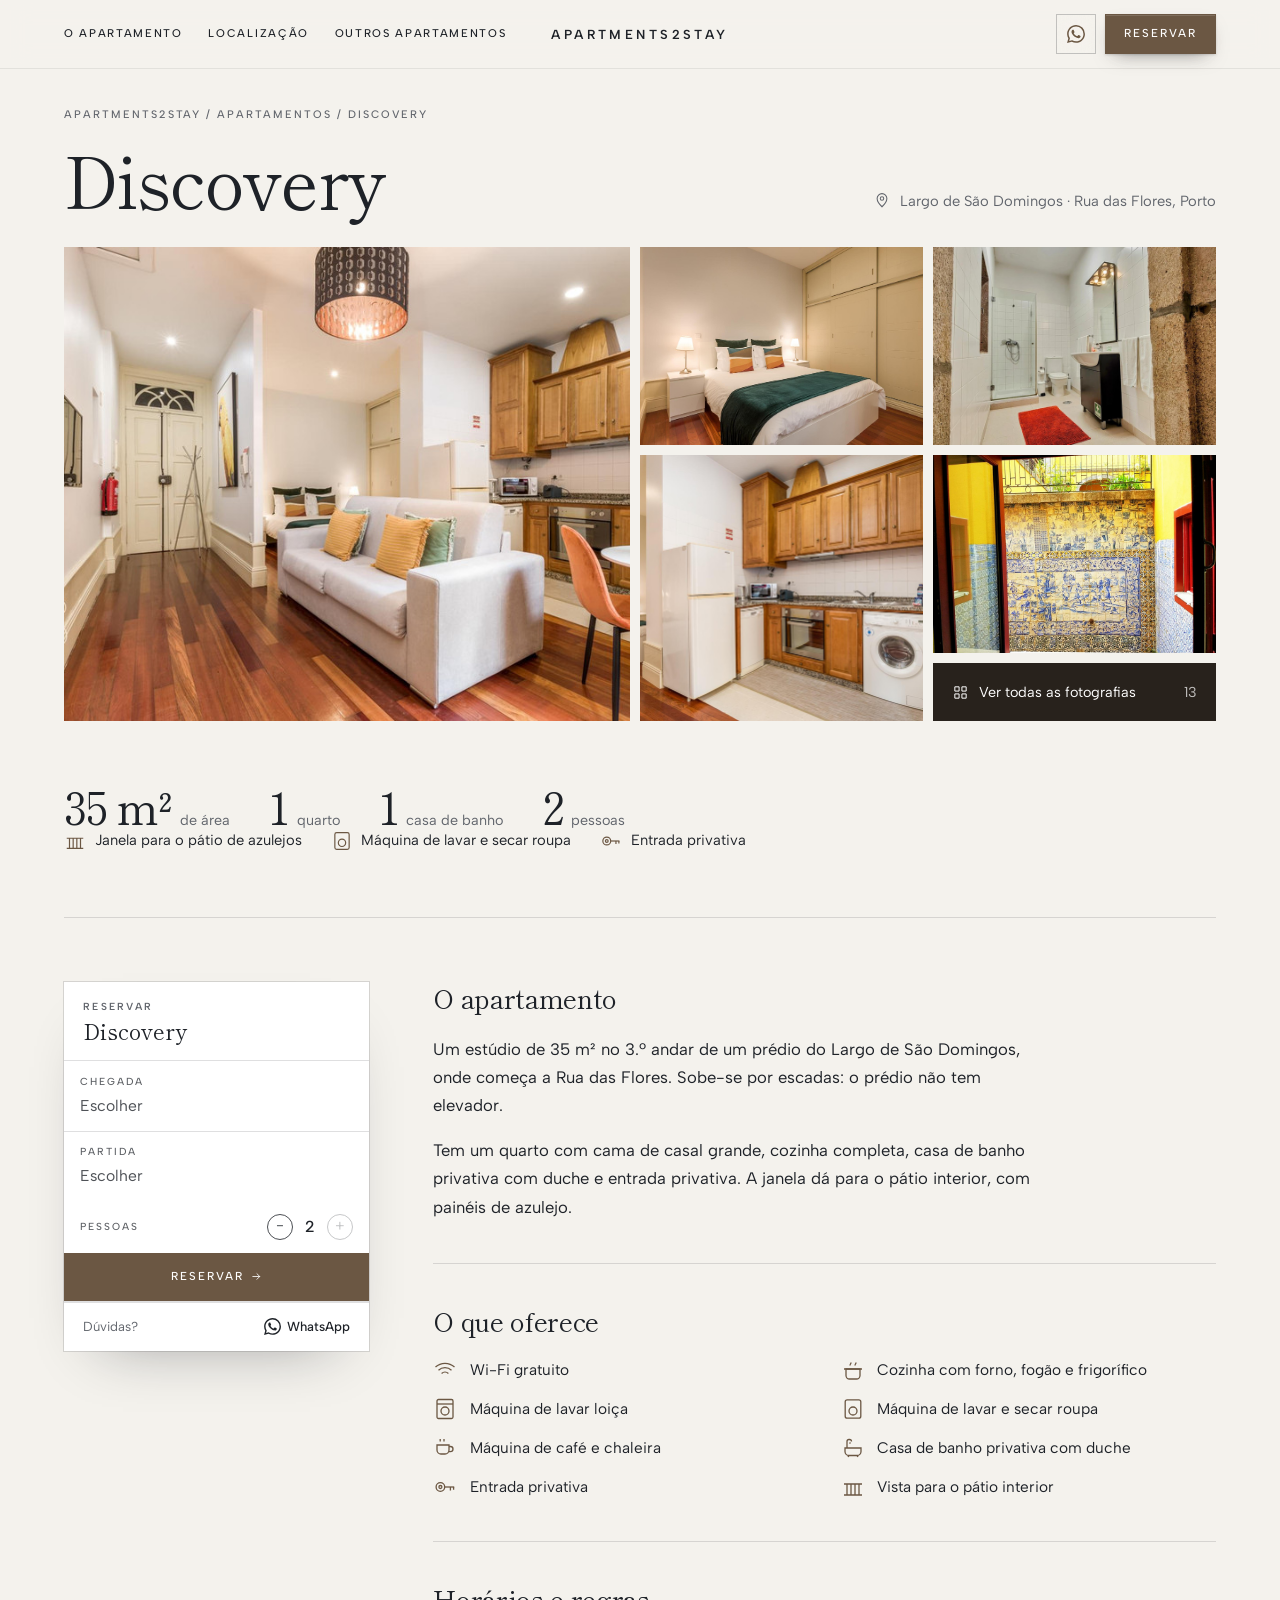
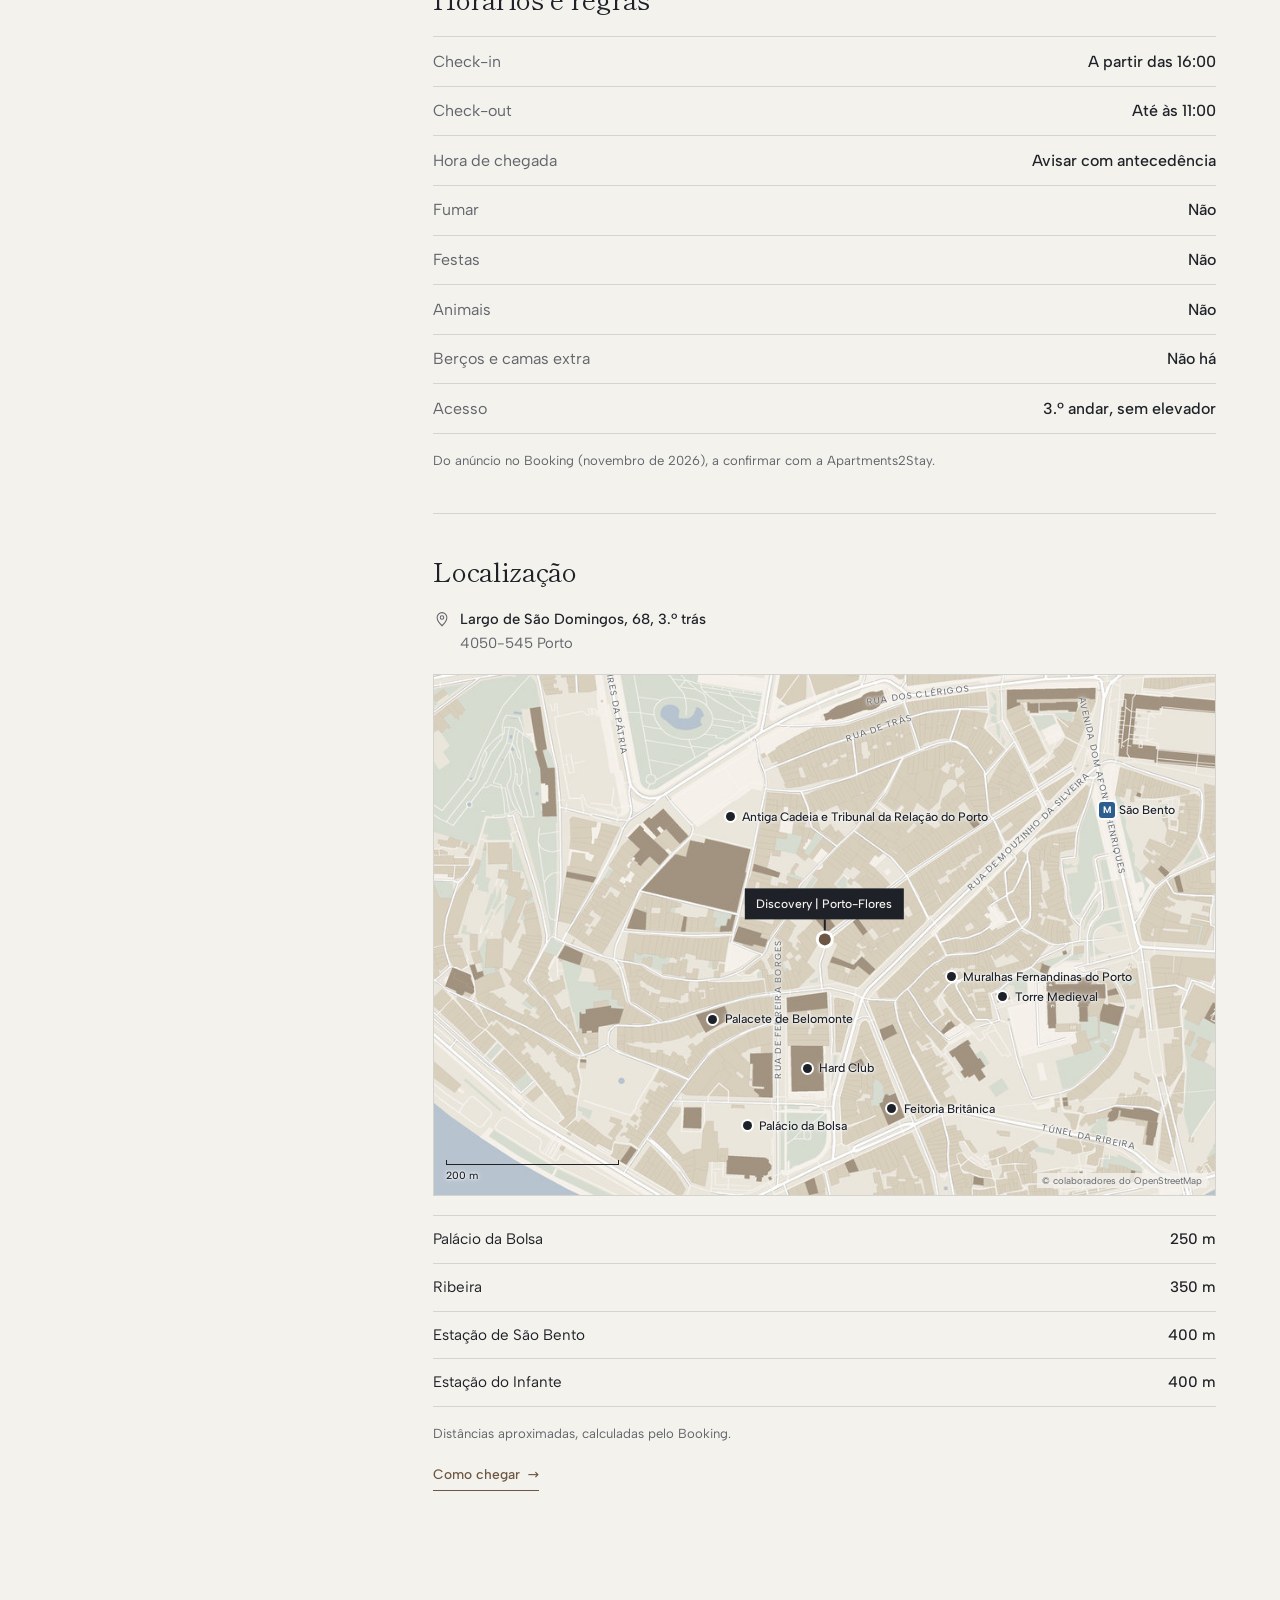
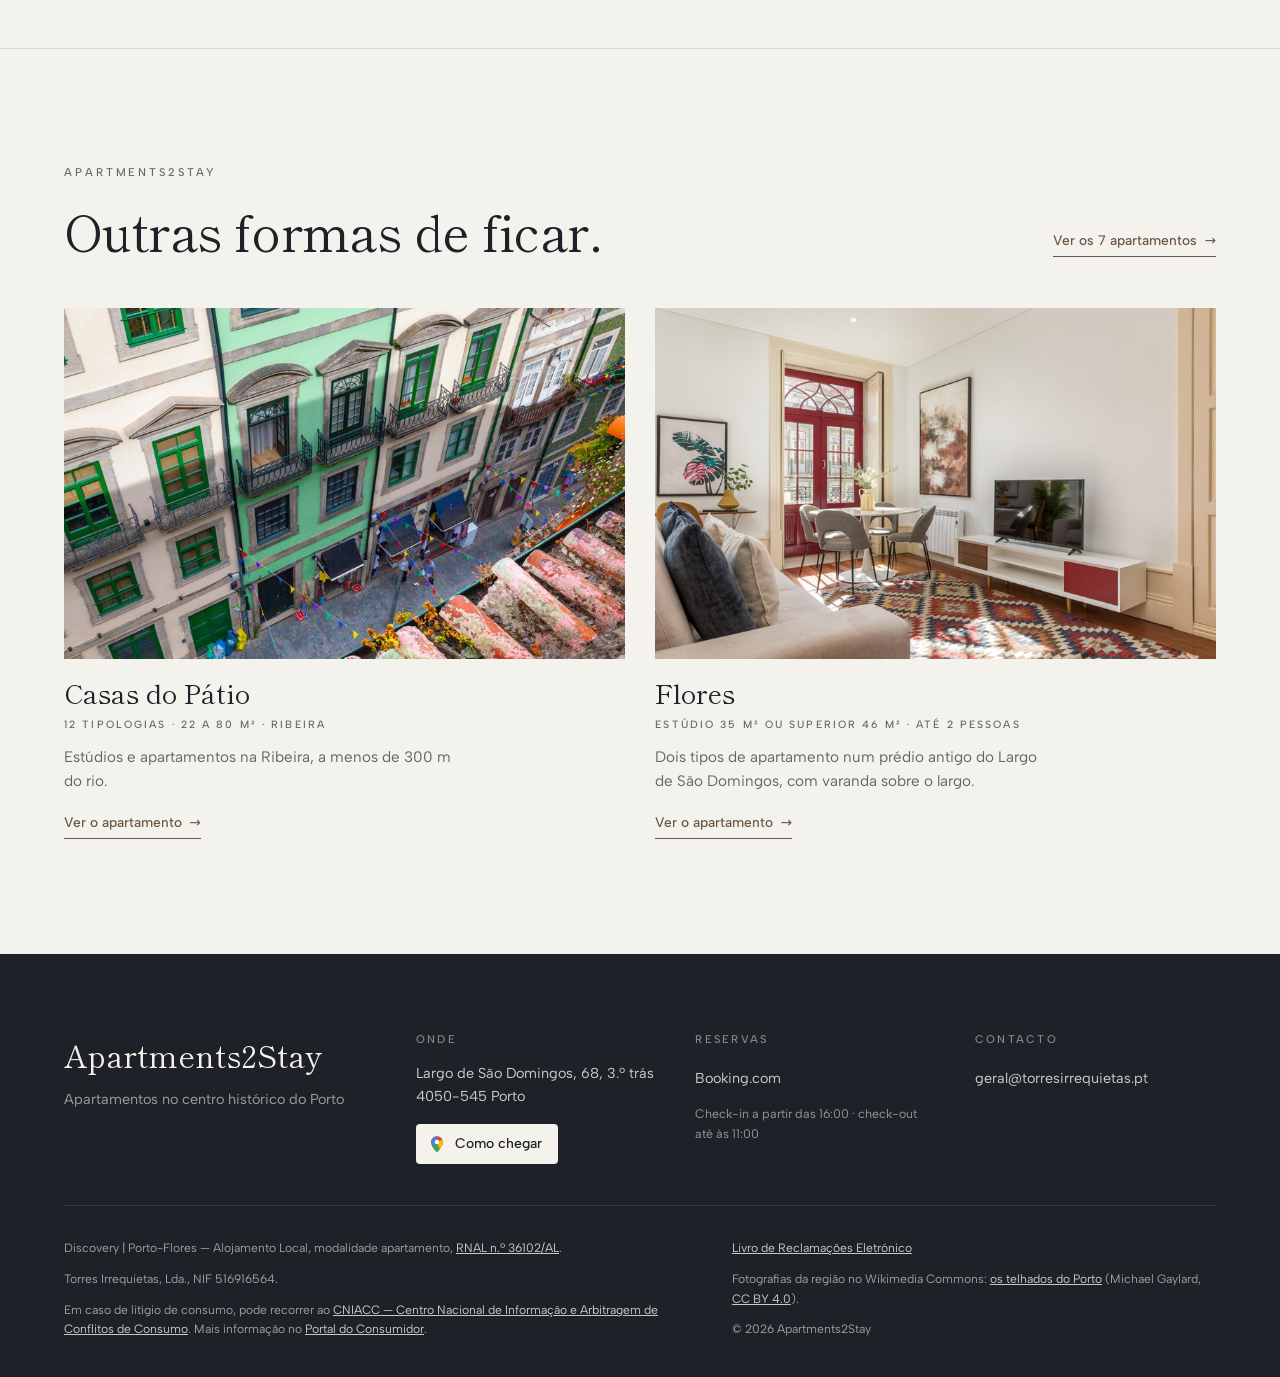
<file: site/discovery/index.html>
<!doctype html>
<html lang="pt-PT">
<head>
<meta charset="utf-8">
<meta name="viewport" content="width=device-width, initial-scale=1">
<title>Discovery | Porto-Flores · Apartments2Stay, Porto</title>
<meta name="description" content="Estúdio de 35 m² para 2 pessoas no Largo de São Domingos, no início da Rua das Flores, no centro histórico do Porto.">
<meta property="og:title" content="Discovery | Porto-Flores · Apartments2Stay, Porto">
<meta property="og:description" content="Estúdio de 35 m² para 2 pessoas no Largo de São Domingos, no início da Rua das Flores, no centro histórico do Porto.">
<meta property="og:image" content="../assets/img/d-sala-1400.jpg">
<meta name="robots" content="noindex">
<meta name="theme-color" content="#f4f2ed">
<link rel="icon" href="data:image/svg+xml,%3Csvg xmlns='http://www.w3.org/2000/svg' viewBox='0 0 32 32'%3E%3Crect width='32' height='32' rx='6' fill='%231e2228'/%3E%3Ctext x='16' y='22' font-family='Georgia' font-size='17' fill='%23f4f2ed' text-anchor='middle'%3EW%3C/text%3E%3C/svg%3E">
<link rel="preconnect" href="https://fonts.googleapis.com">
<link rel="preconnect" href="https://fonts.gstatic.com" crossorigin>
<link href="https://fonts.googleapis.com/css2?family=Shippori+Mincho:wght@400;500&family=Albert+Sans:wght@400;500;600&display=swap" rel="stylesheet">
<link rel="stylesheet" href="../assets/base.css">
<link rel="stylesheet" href="../assets/tema.css">
<link rel="stylesheet" href="../assets/agencia.css">
<link rel="stylesheet" href="../assets/agencia-roteiro.css">
</head>
<body class="w-base r-base w-hero-claro r-site" style="--destaque:#6b5743;--destaque-2:#554535;--destaque-claro:#bcb3aa;--escuro:#28221c;--escuro-2:#3a3129">
<a class="saltar" href="#conteudo">Saltar para o conteúdo</a>

<header class="topo topo--centro w-topo" id="topo">
  <nav class="topo__nav" aria-label="Secções">
    <a href="#casa-t">O apartamento</a>
    <a href="#onde">Localização</a>
    <a href="../index.html#casas">Outros apartamentos</a>
  </nav>
  <a class="topo__marca" href="../index.html" aria-label="Apartments2Stay, início"><span>Apartments2Stay</span></a>
  <div class="topo__res"><a class="topo__wpp" href="https://wa.me/?text=Ol%C3%A1%21%20Gostava%20de%20saber%20a%20disponibilidade%20para%20o%20Discovery%20%7C%20Porto-Flores." target="_blank" rel="noopener" aria-label="Falar por WhatsApp"><svg class="i-wpp" viewBox="0 0 24 24" aria-hidden="true"><path d="M17.47 14.38c-.3-.15-1.76-.87-2.03-.97-.27-.1-.47-.15-.67.15-.2.3-.77.97-.94 1.16-.17.2-.35.22-.64.08-.3-.15-1.26-.46-2.39-1.48-.88-.79-1.48-1.76-1.65-2.06-.17-.3-.02-.46.13-.61.13-.13.3-.35.45-.52.15-.17.2-.3.3-.5.1-.2.05-.37-.03-.52-.07-.15-.67-1.61-.92-2.2-.24-.58-.49-.5-.67-.51h-.57c-.2 0-.52.07-.79.37-.27.3-1.04 1.02-1.04 2.48s1.07 2.88 1.21 3.07c.15.2 2.1 3.2 5.08 4.49.71.31 1.26.49 1.7.63.71.22 1.36.19 1.87.12.57-.09 1.76-.72 2-1.41.25-.7.25-1.29.18-1.41-.08-.13-.27-.2-.57-.35ZM12.05 21.79h-.01a9.87 9.87 0 0 1-5.03-1.38l-.36-.21-3.74.98 1-3.65-.24-.37a9.86 9.86 0 0 1-1.51-5.26c0-5.45 4.44-9.88 9.89-9.88 2.64 0 5.12 1.03 6.99 2.9a9.82 9.82 0 0 1 2.89 6.99c0 5.45-4.44 9.88-9.88 9.88Zm8.41-18.3A11.82 11.82 0 0 0 12.05 0C5.5 0 .16 5.34.16 11.89c0 2.1.55 4.14 1.59 5.95L.06 24l6.3-1.65a11.88 11.88 0 0 0 5.68 1.45h.01c6.55 0 11.89-5.34 11.89-11.9a11.82 11.82 0 0 0-3.48-8.41Z"/></svg></a><a class="botao botao--topo" href="#reservar">Reservar</a></div>
</header>

<main id="conteudo">

<div class="largura r-bcab">
  <p class="r-mig"><a href="../index.html">Apartments2Stay</a> <span aria-hidden="true">/</span> <a href="../index.html#casas">Apartamentos</a> <span aria-hidden="true">/</span> <span>Discovery</span></p>
  <div class="r-bcab__l">
    <h1 class="r-tit r-bcab__nome"><span>Discovery</span></h1>
    <p class="r-morada"><svg viewBox="0 0 24 24" aria-hidden="true"><path d="M12 21s-6.5-6.1-6.5-11A6.5 6.5 0 0 1 18.5 10c0 4.9-6.5 11-6.5 11z"/><circle cx="12" cy="10" r="2.3"/></svg><span>Largo de São Domingos · Rua das Flores, Porto</span></p>
  </div>
</div>

<div class="largura r-mos">
  <div class="r-mos__t r-mos__t0"><button type="button" class="r-fb" data-visor="a" data-indice="0" aria-label="Ver em grande: Sala e cozinha em open space com sofá claro, almofadas amarelas e chão de madeira"><img src="../assets/img/d-sala-1400.jpg" srcset="../assets/img/d-sala-800.jpg 800w, ../assets/img/d-sala-1400.jpg 1400w, ../assets/img/d-sala-2000.jpg 2000w, ../assets/img/d-sala.jpg 3000w" sizes="(max-width: 760px) 100vw, 50vw" alt="Sala e cozinha em open space com sofá claro, almofadas amarelas e chão de madeira" width="3000" height="2000" decoding="async"></button></div>
  <div class="r-mos__t r-mos__t1"><button type="button" class="r-fb" data-visor="a" data-indice="7" aria-label="Ver em grande: Quarto com cama de casal, roupa branca e colcha verde e roupeiro embutido"><img src="../assets/img/d-quarto-1400.jpg" srcset="../assets/img/d-quarto-800.jpg 800w, ../assets/img/d-quarto-1400.jpg 1400w, ../assets/img/d-quarto-2000.jpg 2000w, ../assets/img/d-quarto.jpg 3000w" sizes="(max-width: 760px) 50vw, 24vw" alt="Quarto com cama de casal, roupa branca e colcha verde e roupeiro embutido" width="3000" height="2000" decoding="async"></button></div>
  <div class="r-mos__t r-mos__t2"><button type="button" class="r-fb" data-visor="a" data-indice="8" aria-label="Ver em grande: Cozinha equipada com armários em madeira, forno e máquina de lavar"><img src="../assets/img/d-cozinha-1400.jpg" srcset="../assets/img/d-cozinha-800.jpg 800w, ../assets/img/d-cozinha-1400.jpg 1400w, ../assets/img/d-cozinha-2000.jpg 2000w, ../assets/img/d-cozinha.jpg 3000w" sizes="(max-width: 760px) 50vw, 24vw" alt="Cozinha equipada com armários em madeira, forno e máquina de lavar" width="3000" height="2000" decoding="async"></button></div>
  <div class="r-mos__t r-mos__t3"><button type="button" class="r-fb" data-visor="a" data-indice="9" aria-label="Ver em grande: Casa de banho com parede de granito, duche e tapete vermelho"><img src="../assets/img/d-wc-1400.jpg" srcset="../assets/img/d-wc-800.jpg 800w, ../assets/img/d-wc-1400.jpg 1400w, ../assets/img/d-wc-2000.jpg 2000w, ../assets/img/d-wc.jpg 3000w" sizes="(max-width: 760px) 50vw, 24vw" alt="Casa de banho com parede de granito, duche e tapete vermelho" width="3000" height="1688" decoding="async"></button></div>
  <div class="r-mos__t r-mos__t4"><button type="button" class="r-fb" data-visor="a" data-indice="11" aria-label="Ver em grande: Janela aberta para o pátio com painel de azulejos azuis e amarelos"><img src="../assets/img/d-patio-1400.jpg" srcset="../assets/img/d-patio-800.jpg 800w, ../assets/img/d-patio-1400.jpg 1400w, ../assets/img/d-patio-2000.jpg 2000w, ../assets/img/d-patio.jpg 2582w" sizes="(max-width: 760px) 50vw, 24vw" alt="Janela aberta para o pátio com painel de azulejos azuis e amarelos" width="2582" height="1937" decoding="async"></button></div>
  <button type="button" class="r-mos__todas" data-album="a"><span><svg viewBox="0 0 24 24" aria-hidden="true"><path d="M4 4h6v6H4zM14 4h6v6h-6zM4 14h6v6H4zM14 14h6v6h-6z"/></svg>Ver todas as fotografias</span><b>13</b></button>
</div>

<div class="largura r-bnums r-bnums--so">
  <div class="r-bnums__nota">
    </div>
  <div class="r-bnums__f"><ul class="r-nums"><li><b>35 m²</b><span>de área</span></li><li><b>1</b><span>quarto</span></li><li><b>1</b><span>casa de banho</span></li><li><b>2</b><span>pessoas</span></li></ul><ul class="r-marcas"><li><svg viewBox="0 0 24 24" aria-hidden="true"><path d="M3 9h18M3 20h18M6 9v11M10 9v11M14 9v11M18 9v11"/></svg>Janela para o pátio de azulejos</li><li><svg viewBox="0 0 24 24" aria-hidden="true"><rect x="4.2" y="2.8" width="15.6" height="18.4" rx="2"/><circle cx="12" cy="14" r="4"/><path d="M8 7h.01M11 7h.01"/></svg>Máquina de lavar e secar roupa</li><li><svg viewBox="0 0 24 24" aria-hidden="true"><circle cx="7.4" cy="12" r="4.3"/><circle cx="7.4" cy="12" r="1.5"/><path d="M11.7 12h9.5"/><path d="M17.4 12v3.4M20.6 12v2.8"/></svg>Entrada privativa</li></ul></div>
</div>

<div class="largura r-bg">
  <aside class="r-bg__lado" aria-label="Reservar">
    <div class="r-cartao">
      <p class="r-cartao__t"><span>Reservar</span>Discovery</p>
      <form class="rb rb--cartao" id="reservar" data-casas="[{&quot;url&quot;: &quot;https://www.booking.com/hotel/pt/discovery-porto-flores.pt-pt.html&quot;, &quot;max&quot;: 2, &quot;nome&quot;: &quot;Discovery | Porto-Flores&quot;}]" data-sel="0">
      <button type="button" class="rb__campo" data-campo="in"><span>Chegada</span><b>Escolher</b></button>
      <button type="button" class="rb__campo" data-campo="out"><span>Partida</span><b>Escolher</b></button>
      <div class="rb__campo rb__pessoas"><span>Pessoas</span><div><button type="button" data-passo="-1" aria-label="Menos uma pessoa">−</button><output>2</output><button type="button" data-passo="1" aria-label="Mais uma pessoa">+</button></div></div>
      <a class="botao botao--seta rb__ir" href="https://www.booking.com/hotel/pt/discovery-porto-flores.pt-pt.html" target="_blank" rel="noopener">Reservar</a>
      <div class="rb__cal" hidden></div>
    </form>
      <p class="r-cartao__pe"><span>Dúvidas?</span><a href="https://wa.me/?text=Ol%C3%A1%21%20Gostava%20de%20saber%20a%20disponibilidade%20para%20o%20Discovery%20%7C%20Porto-Flores." target="_blank" rel="noopener"><svg class="i-wpp" viewBox="0 0 24 24" aria-hidden="true"><path d="M17.47 14.38c-.3-.15-1.76-.87-2.03-.97-.27-.1-.47-.15-.67.15-.2.3-.77.97-.94 1.16-.17.2-.35.22-.64.08-.3-.15-1.26-.46-2.39-1.48-.88-.79-1.48-1.76-1.65-2.06-.17-.3-.02-.46.13-.61.13-.13.3-.35.45-.52.15-.17.2-.3.3-.5.1-.2.05-.37-.03-.52-.07-.15-.67-1.61-.92-2.2-.24-.58-.49-.5-.67-.51h-.57c-.2 0-.52.07-.79.37-.27.3-1.04 1.02-1.04 2.48s1.07 2.88 1.21 3.07c.15.2 2.1 3.2 5.08 4.49.71.31 1.26.49 1.7.63.71.22 1.36.19 1.87.12.57-.09 1.76-.72 2-1.41.25-.7.25-1.29.18-1.41-.08-.13-.27-.2-.57-.35ZM12.05 21.79h-.01a9.87 9.87 0 0 1-5.03-1.38l-.36-.21-3.74.98 1-3.65-.24-.37a9.86 9.86 0 0 1-1.51-5.26c0-5.45 4.44-9.88 9.89-9.88 2.64 0 5.12 1.03 6.99 2.9a9.82 9.82 0 0 1 2.89 6.99c0 5.45-4.44 9.88-9.88 9.88Zm8.41-18.3A11.82 11.82 0 0 0 12.05 0C5.5 0 .16 5.34.16 11.89c0 2.1.55 4.14 1.59 5.95L.06 24l6.3-1.65a11.88 11.88 0 0 0 5.68 1.45h.01c6.55 0 11.89-5.34 11.89-11.9a11.82 11.82 0 0 0-3.48-8.41Z"/></svg>WhatsApp</a></p>
    </div>
  </aside>
  <div class="r-bg__ficha">
    <section class="r-blk" aria-labelledby="casa-t">
      <h2 class="r-tit r-tit--p" id="casa-t"><span>O apartamento</span></h2>
      <div class="r-texto"><p>Um estúdio de 35 m² no 3.º andar de um prédio do Largo de São Domingos, onde começa a Rua das Flores. Sobe-se por escadas: o prédio não tem elevador.</p><p>Tem um quarto com cama de casal grande, cozinha completa, casa de banho privativa com duche e entrada privativa. A janela dá para o pátio interior, com painéis de azulejo.</p></div>
      
    </section>
    <section class="r-blk" aria-labelledby="tem-t">
      <h2 class="r-tit r-tit--p" id="tem-t"><span>O que oferece</span></h2>
      <ul class="r-comod"><li><svg viewBox="0 0 24 24" aria-hidden="true"><path d="M2.5 9a14 14 0 0 1 19 0M5.5 12.2a9.5 9.5 0 0 1 13 0M8.6 15.4a5 5 0 0 1 6.8 0"/><path d="M12 18.6h.01"/></svg><span>Wi-Fi gratuito</span></li><li><svg viewBox="0 0 24 24" aria-hidden="true"><path d="M5 11h14v6.5A3.5 3.5 0 0 1 15.5 21h-7A3.5 3.5 0 0 1 5 17.5z"/><path d="M3 11h18M9 7.5c0-1.5 1-1.5 1-3M14 7.5c0-1.5 1-1.5 1-3"/></svg><span>Cozinha com forno, fogão e frigorífico</span></li><li><svg viewBox="0 0 24 24" aria-hidden="true"><rect x="4" y="2.5" width="16" height="19" rx="1.5"/><path d="M4 7h16"/><circle cx="12" cy="14" r="4"/></svg><span>Máquina de lavar loiça</span></li><li><svg viewBox="0 0 24 24" aria-hidden="true"><rect x="4.2" y="2.8" width="15.6" height="18.4" rx="2"/><circle cx="12" cy="14" r="4"/><path d="M8 7h.01M11 7h.01"/></svg><span>Máquina de lavar e secar roupa</span></li><li><svg viewBox="0 0 24 24" aria-hidden="true"><path d="M4 9h12v5a4 4 0 0 1-4 4H8a4 4 0 0 1-4-4V9Z"/><path d="M16 10.5h1.4a2.6 2.6 0 0 1 0 5.2H16"/><path d="M7.2 3v2.6M11 3v2.6"/></svg><span>Máquina de café e chaleira</span></li><li><svg viewBox="0 0 24 24" aria-hidden="true"><path d="M4 12h16v3.5a4 4 0 0 1-4 4H8a4 4 0 0 1-4-4z"/><path d="M6 12V5.5A2 2 0 0 1 8 3.5h.5a2 2 0 0 1 2 2"/><path d="M8.5 7.5l1-1M7 21l1-1.6M17 21l-1-1.6"/></svg><span>Casa de banho privativa com duche</span></li><li><svg viewBox="0 0 24 24" aria-hidden="true"><circle cx="7.4" cy="12" r="4.3"/><circle cx="7.4" cy="12" r="1.5"/><path d="M11.7 12h9.5"/><path d="M17.4 12v3.4M20.6 12v2.8"/></svg><span>Entrada privativa</span></li><li><svg viewBox="0 0 24 24" aria-hidden="true"><path d="M3 9h18M3 20h18M6 9v11M10 9v11M14 9v11M18 9v11"/></svg><span>Vista para o pátio interior</span></li></ul>
    </section>
    <section class="r-blk" id="regras" aria-labelledby="hor-t">
      <h2 class="r-tit r-tit--p" id="hor-t"><span>Horários e regras</span></h2>
      <dl class="r-hor"><div><dt>Check-in</dt><dd>A partir das 16:00</dd></div><div><dt>Check-out</dt><dd>Até às 11:00</dd></div><div><dt>Hora de chegada</dt><dd>Avisar com antecedência</dd></div><div><dt>Fumar</dt><dd>Não</dd></div><div><dt>Festas</dt><dd>Não</dd></div><div><dt>Animais</dt><dd>Não</dd></div><div><dt>Berços e camas extra</dt><dd>Não há</dd></div><div><dt>Acesso</dt><dd>3.º andar, sem elevador</dd></div></dl>
      <p class="r-nota">Do anúncio no Booking (novembro de 2026), a confirmar com a Apartments2Stay.</p>
    </section>
    <section class="r-blk" id="onde" aria-labelledby="onde-t">
      <h2 class="r-tit r-tit--p" id="onde-t"><span>Localização</span></h2>
      <p class="r-morada"><svg viewBox="0 0 24 24" aria-hidden="true"><path d="M12 21s-6.5-6.1-6.5-11A6.5 6.5 0 0 1 18.5 10c0 4.9-6.5 11-6.5 11z"/><circle cx="12" cy="10" r="2.3"/></svg><span><b>Largo de São Domingos, 68, 3.º trás</b>4050-545 Porto</span></p>
      <figure class="w-mapa r-mapa" style="--ar:1.5000">
        <img src="../assets/img/mapa-a.jpg" srcset="../assets/img/mapa-a-800.jpg 900w, ../assets/img/mapa-a.jpg 1800w" sizes="(max-width: 900px) 100vw, 58vw" alt="Mapa com a localização de Discovery | Porto-Flores, em Largo de São Domingos, 68, 3.º trás" width="1800" height="1200" loading="lazy">
        <span class="w-rua" style="left:76.25%;top:30.0%;--a:-44.0deg">Rua de Mouzinho da Silveira</span><span class="w-rua" style="left:83.91%;top:88.95%;--a:11.3deg">Túnel da Ribeira</span><span class="w-rua" style="left:85.56%;top:21.45%;--a:77.2deg">Avenida Dom Afonso Henriques</span><span class="w-rua" style="left:22.28%;top:-1.73%;--a:79.5deg">Campo dos Mártires da Pátria</span><span class="w-rua" style="left:62.0%;top:3.8%;--a:-7.4deg">Rua dos Clérigos</span><span class="w-rua" style="left:56.99%;top:10.2%;--a:-18.7deg">Rua de Trás</span><span class="w-rua" style="left:44.08%;top:64.22%;--a:-89.7deg">Rua de Ferreira Borges</span>
        <span class="w-ref w-ref--lugar w-ref--d" style="left:40.13%;top:86.71%"><i></i><b>Palácio da Bolsa</b></span><span class="w-ref w-ref--metro w-ref--d w-ref--menor" style="left:86.19%;top:25.92%"><i>M</i><b>São Bento</b></span><span class="w-ref w-ref--lugar w-ref--d w-ref--menor" style="left:66.26%;top:58.02%"><i></i><b>Muralhas Fernandinas do Porto</b></span><span class="w-ref w-ref--lugar w-ref--d" style="left:47.8%;top:75.69%"><i></i><b>Hard Club</b></span><span class="w-ref w-ref--lugar w-ref--d" style="left:35.69%;top:66.24%"><i></i><b>Palacete de Belomonte</b></span><span class="w-ref w-ref--lugar w-ref--d w-ref--menor" style="left:37.97%;top:27.23%"><i></i><b>Antiga Cadeia e Tribunal da Relação do Porto</b></span><span class="w-ref w-ref--lugar w-ref--d w-ref--menor" style="left:58.63%;top:83.49%"><i></i><b>Feitoria Britânica</b></span><span class="w-ref w-ref--lugar w-ref--d w-ref--menor" style="left:72.83%;top:61.93%"><i></i><b>Torre Medieval</b></span>
        <span class="w-pino" style="left:50.00%;top:50.00%"><b>Discovery | Porto-Flores</b><i></i></span>
        <span class="w-escala" style="--pc:22.22%"><i></i>200 m</span>
        <figcaption>© colaboradores do OpenStreetMap</figcaption>
      </figure>
      <ul class="r-perto"><li><span>Palácio da Bolsa</span><b>250 m</b></li><li><span>Ribeira</span><b>350 m</b></li><li><span>Estação de São Bento</span><b>400 m</b></li><li><span>Estação do Infante</span><b>400 m</b></li></ul>
      <p class="r-nota">Distâncias aproximadas, calculadas pelo Booking.</p>
      <a class="r-seta" href="https://www.google.com/maps/dir/?api=1&amp;destination=41.14339,-8.61467" target="_blank" rel="noopener">Como chegar <span aria-hidden="true">→</span></a>
    </section>
  </div>
</div>

<section class="r-sec r-outras" aria-labelledby="outras-t">
  <div class="largura">
    <header class="r-cab "><div class="r-cab__esq"><p class="r-eti">Apartments2Stay</p><h2 class="r-tit" id="outras-t"><span>Outras formas de ficar.</span></h2></div><div class="r-cab__dir"><a class="r-seta" href="../index.html#casas">Ver os 7 apartamentos <span aria-hidden="true">→</span></a></div></header>
    <ul class="r-carts r-carts--2"><li class="r-cart">
      <a href="../casas-do-patio/index.html">
        <figure><img src="../assets/img/p-capa-1400.jpg" srcset="../assets/img/p-capa-800.jpg 800w, ../assets/img/p-capa-1400.jpg 1400w, ../assets/img/p-capa-2000.jpg 2000w, ../assets/img/p-capa.jpg 3000w" sizes="(max-width: 760px) 90vw, 31vw" alt="A rua da Ribeira vista de cima, com fachadas de azulejo verde e varandas." width="3000" height="2000" loading="lazy" decoding="async"></figure>
        <h3>Casas do Pátio</h3>
        <p class="r-cart__linha">12 tipologias · 22 a 80 m² · Ribeira</p>
        <p class="r-cart__frase">Estúdios e apartamentos na Ribeira, a menos de 300 m do rio.</p>
        <span class="r-seta">Ver o apartamento <span aria-hidden="true">→</span></span>
      </a>
    </li><li class="r-cart">
      <a href="../flores/index.html">
        <figure><img src="../assets/img/f-capa-1400.jpg" srcset="../assets/img/f-capa-800.jpg 800w, ../assets/img/f-capa-1400.jpg 1400w, ../assets/img/f-capa-2000.jpg 2000w, ../assets/img/f-capa.jpg 3000w" sizes="(max-width: 760px) 90vw, 31vw" alt="Sala com janelas de caixilho vermelho, mesa redonda e televisão" width="3000" height="2000" loading="lazy" decoding="async"></figure>
        <h3>Flores</h3>
        <p class="r-cart__linha">Estúdio 35 m² ou Superior 46 m² · até 2 pessoas</p>
        <p class="r-cart__frase">Dois tipos de apartamento num prédio antigo do Largo de São Domingos, com varanda sobre o largo.</p>
        <span class="r-seta">Ver o apartamento <span aria-hidden="true">→</span></span>
      </a>
    </li></ul>
  </div>
</section>

<div class="alb" id="alb-a" role="dialog" aria-modal="true" aria-label="Todas as fotografias de Discovery | Porto-Flores" hidden>
  <div class="alb__cab"><p class="alb__nome">Discovery | Porto-Flores <small>13 fotografias</small></p><nav class="alb__ind" aria-label="Divisões"><a href="#alb-a-sala">Sala</a><a href="#alb-a-quarto">Quarto</a><a href="#alb-a-cozinha">Cozinha</a><a href="#alb-a-wc">Casa de banho</a><a href="#alb-a-patio">Pátio de azulejos</a></nav><button type="button" class="alb__x" aria-label="Fechar"><svg viewBox="0 0 24 24"><path d="M5 5l14 14M19 5L5 19"/></svg></button></div>
  <div class="alb__corpo"><section class="alb__div" id="alb-a-sala"><h3>Sala <small>7</small></h3><div class="alb__fotos"><button type="button" style="--ar:1.5000" data-visor="a-sala" data-indice="0" aria-label="Ver em grande: Sala e cozinha em open space com sofá claro, almofadas amarelas e chão de madeira"><img src="../assets/img/d-sala-1400.jpg" srcset="../assets/img/d-sala-800.jpg 800w, ../assets/img/d-sala-1400.jpg 1400w, ../assets/img/d-sala-2000.jpg 2000w, ../assets/img/d-sala.jpg 3000w" sizes="(max-width: 760px) 92vw, 40vw" alt="Sala e cozinha em open space com sofá claro, almofadas amarelas e chão de madeira" width="3000" height="2000" loading="lazy" decoding="async"></button><button type="button" style="--ar:1.5000" data-visor="a-sala" data-indice="1" aria-label="Ver em grande: Sofá com almofadas junto à cozinha e às portas de madeira"><img src="../assets/img/d-sala-2-1400.jpg" srcset="../assets/img/d-sala-2-800.jpg 800w, ../assets/img/d-sala-2-1400.jpg 1400w, ../assets/img/d-sala-2-2000.jpg 2000w, ../assets/img/d-sala-2.jpg 3000w" sizes="(max-width: 760px) 92vw, 40vw" alt="Sofá com almofadas junto à cozinha e às portas de madeira" width="3000" height="2000" loading="lazy" decoding="async"></button><button type="button" style="--ar:1.8072" data-visor="a-sala" data-indice="2" aria-label="Ver em grande: Sala com televisão, sofá de pele e corredor de entrada ao fundo"><img src="../assets/img/d-sala-3-1400.jpg" srcset="../assets/img/d-sala-3-800.jpg 800w, ../assets/img/d-sala-3-1400.jpg 1400w, ../assets/img/d-sala-3-2000.jpg 2000w, ../assets/img/d-sala-3.jpg 3000w" sizes="(max-width: 760px) 92vw, 40vw" alt="Sala com televisão, sofá de pele e corredor de entrada ao fundo" width="3000" height="1660" loading="lazy" decoding="async"></button><button type="button" style="--ar:0.6667" data-visor="a-sala" data-indice="3" aria-label="Ver em grande: Sofá-cama aberto na sala junto à janela"><img src="../assets/img/d-sala-4-1400.jpg" srcset="../assets/img/d-sala-4-800.jpg 800w, ../assets/img/d-sala-4-1400.jpg 1400w, ../assets/img/d-sala-4.jpg 2000w" sizes="(max-width: 760px) 92vw, 40vw" alt="Sofá-cama aberto na sala junto à janela" width="2000" height="3000" loading="lazy" decoding="async"></button><button type="button" style="--ar:0.6667" data-visor="a-sala" data-indice="4" aria-label="Ver em grande: Mesa redonda com cadeiras cor de laranja junto à janela de caixilho vermelho"><img src="../assets/img/d-refeicoes-1400.jpg" srcset="../assets/img/d-refeicoes-800.jpg 800w, ../assets/img/d-refeicoes-1400.jpg 1400w, ../assets/img/d-refeicoes.jpg 2000w" sizes="(max-width: 760px) 92vw, 40vw" alt="Mesa redonda com cadeiras cor de laranja junto à janela de caixilho vermelho" width="2000" height="3000" loading="lazy" decoding="async"></button><button type="button" style="--ar:1.5560" data-visor="a-sala" data-indice="5" aria-label="Ver em grande: Entrada com quadro de papagaio amarelo e chão de madeira"><img src="../assets/img/d-entrada-1400.jpg" srcset="../assets/img/d-entrada-800.jpg 800w, ../assets/img/d-entrada-1400.jpg 1400w, ../assets/img/d-entrada-2000.jpg 2000w, ../assets/img/d-entrada.jpg 3000w" sizes="(max-width: 760px) 92vw, 40vw" alt="Entrada com quadro de papagaio amarelo e chão de madeira" width="3000" height="1928" loading="lazy" decoding="async"></button><button type="button" style="--ar:0.6667" data-visor="a-sala" data-indice="6" aria-label="Ver em grande: Corredor de entrada com planta e quadro de papagaio"><img src="../assets/img/d-entrada-2-1400.jpg" srcset="../assets/img/d-entrada-2-800.jpg 800w, ../assets/img/d-entrada-2-1400.jpg 1400w, ../assets/img/d-entrada-2.jpg 2000w" sizes="(max-width: 760px) 92vw, 40vw" alt="Corredor de entrada com planta e quadro de papagaio" width="2000" height="3000" loading="lazy" decoding="async"></button></div></section><section class="alb__div" id="alb-a-quarto"><h3>Quarto <small>1</small></h3><div class="alb__fotos"><button type="button" style="--ar:1.5000" data-visor="a-quarto" data-indice="0" aria-label="Ver em grande: Quarto com cama de casal, roupa branca e colcha verde e roupeiro embutido"><img src="../assets/img/d-quarto-1400.jpg" srcset="../assets/img/d-quarto-800.jpg 800w, ../assets/img/d-quarto-1400.jpg 1400w, ../assets/img/d-quarto-2000.jpg 2000w, ../assets/img/d-quarto.jpg 3000w" sizes="(max-width: 760px) 92vw, 40vw" alt="Quarto com cama de casal, roupa branca e colcha verde e roupeiro embutido" width="3000" height="2000" loading="lazy" decoding="async"></button></div></section><section class="alb__div" id="alb-a-cozinha"><h3>Cozinha <small>1</small></h3><div class="alb__fotos"><button type="button" style="--ar:1.5000" data-visor="a-cozinha" data-indice="0" aria-label="Ver em grande: Cozinha equipada com armários em madeira, forno e máquina de lavar"><img src="../assets/img/d-cozinha-1400.jpg" srcset="../assets/img/d-cozinha-800.jpg 800w, ../assets/img/d-cozinha-1400.jpg 1400w, ../assets/img/d-cozinha-2000.jpg 2000w, ../assets/img/d-cozinha.jpg 3000w" sizes="(max-width: 760px) 92vw, 40vw" alt="Cozinha equipada com armários em madeira, forno e máquina de lavar" width="3000" height="2000" loading="lazy" decoding="async"></button></div></section><section class="alb__div" id="alb-a-wc"><h3>Casa de banho <small>2</small></h3><div class="alb__fotos"><button type="button" style="--ar:1.7773" data-visor="a-wc" data-indice="0" aria-label="Ver em grande: Casa de banho com parede de granito, duche e tapete vermelho"><img src="../assets/img/d-wc-1400.jpg" srcset="../assets/img/d-wc-800.jpg 800w, ../assets/img/d-wc-1400.jpg 1400w, ../assets/img/d-wc-2000.jpg 2000w, ../assets/img/d-wc.jpg 3000w" sizes="(max-width: 760px) 92vw, 40vw" alt="Casa de banho com parede de granito, duche e tapete vermelho" width="3000" height="1688" loading="lazy" decoding="async"></button><button type="button" style="--ar:0.6667" data-visor="a-wc" data-indice="1" aria-label="Ver em grande: Casa de banho com duche, tapete amarelo e planta"><img src="../assets/img/d-wc-2-1400.jpg" srcset="../assets/img/d-wc-2-800.jpg 800w, ../assets/img/d-wc-2-1400.jpg 1400w, ../assets/img/d-wc-2.jpg 2000w" sizes="(max-width: 760px) 92vw, 40vw" alt="Casa de banho com duche, tapete amarelo e planta" width="2000" height="3000" loading="lazy" decoding="async"></button></div></section><section class="alb__div" id="alb-a-patio"><h3>Pátio de azulejos <small>2</small></h3><div class="alb__fotos"><button type="button" style="--ar:1.3330" data-visor="a-patio" data-indice="0" aria-label="Ver em grande: Janela aberta para o pátio com painel de azulejos azuis e amarelos"><img src="../assets/img/d-patio-1400.jpg" srcset="../assets/img/d-patio-800.jpg 800w, ../assets/img/d-patio-1400.jpg 1400w, ../assets/img/d-patio-2000.jpg 2000w, ../assets/img/d-patio.jpg 2582w" sizes="(max-width: 760px) 92vw, 40vw" alt="Janela aberta para o pátio com painel de azulejos azuis e amarelos" width="2582" height="1937" loading="lazy" decoding="async"></button><button type="button" style="--ar:1.3330" data-visor="a-patio" data-indice="1" aria-label="Ver em grande: Janela aberta sobre o pátio de azulejos com fundo amarelo e caixilhos vermelhos"><img src="../assets/img/d-patio-2-1400.jpg" srcset="../assets/img/d-patio-2-800.jpg 800w, ../assets/img/d-patio-2-1400.jpg 1400w, ../assets/img/d-patio-2-2000.jpg 2000w, ../assets/img/d-patio-2.jpg 2582w" sizes="(max-width: 760px) 92vw, 40vw" alt="Janela aberta sobre o pátio de azulejos com fundo amarelo e caixilhos vermelhos" width="2582" height="1937" loading="lazy" decoding="async"></button></div></section></div>
</div>

</main>

<footer class="rodape">
  <div class="largura rodape__linha">
    <div class="rodape__casa">
      <a href="../index.html" class="rodape__marca">Apartments2Stay</a>
      <p class="rodape__sub">Apartamentos no centro histórico do Porto</p>
    </div>
    <div class="rodape__onde">
      <h3>Onde</h3>
      <address>Largo de São Domingos, 68, 3.º trás<br>4050-545 Porto</address>
      <a class="mapa" href="https://www.google.com/maps/dir/?api=1&amp;destination=41.14339,-8.61467" target="_blank" rel="noopener"><span class="mapa__icone" aria-hidden="true"><svg viewBox="0 0 24 24"><path d="M12 1.5c-4.4 0-8 3.5-8 7.9 0 5.6 6.6 12.1 7.4 12.8.3.3.9.3 1.2 0 .8-.7 7.4-7.2 7.4-12.8 0-4.4-3.6-7.9-8-7.9Z" fill="#ea4335"/><path d="M12 1.5c-4.4 0-8 3.5-8 7.9 0 1.8.7 3.7 1.7 5.5L12 9.4Z" fill="#4285f4" opacity=".9"/><path d="M5.7 14.9c1.6 3 4.6 6.1 5.7 7.3.3.3.9.3 1.2 0 .6-.6 1.8-1.8 3-3.4L12 9.4Z" fill="#34a853"/><path d="M12 9.4l3.6 9.4c1.9-2.6 4.4-6.1 4.4-9.4 0-1.1-.2-2.2-.6-3.1Z" fill="#fbbc04"/><circle cx="12" cy="9.4" r="3" fill="#fff"/></svg></span><span>Como chegar</span></a>
    </div>
    <div class="rodape__reservas">
      <h3>Reservas</h3>
      <a href="https://www.booking.com/hotel/pt/discovery-porto-flores.pt-pt.html" target="_blank" rel="noopener">Booking.com</a>
      <small>Check-in a partir das 16:00 · check-out até às 11:00</small>
    </div>
    <div class="rodape__contacto">
      <h3>Contacto</h3>
      <a href="mailto:geral@torresirrequietas.pt">geral@torresirrequietas.pt</a>
    </div>
  </div>
  <div class="largura rodape__legal">
    <div>
      <p>Discovery | Porto-Flores — Alojamento Local, modalidade apartamento, <a href="https://rnt.turismodeportugal.pt/RNT/RNAL.aspx?nr=36102" target="_blank" rel="noopener">RNAL n.º 36102/AL</a>.</p>
      <p>Torres Irrequietas, Lda., NIF 516916564.</p>
      <p>Em caso de litígio de consumo, pode recorrer ao <a href="https://www.cniacc.pt" target="_blank" rel="noopener">CNIACC — Centro Nacional de Informação e Arbitragem de Conflitos de Consumo</a>. Mais informação no <a href="https://www.consumidor.gov.pt" target="_blank" rel="noopener">Portal do Consumidor</a>.</p>
    </div>
    <div>
      <p><a href="https://www.livroreclamacoes.pt" target="_blank" rel="noopener">Livro de Reclamações Eletrónico</a></p>
      <p>Fotografias da região no Wikimedia Commons: <a href="https://commons.wikimedia.org/wiki/File:Porto_Rooftops_and_Bell_Tower_Panorama_(55248529837).jpg" target="_blank" rel="noopener">os telhados do Porto</a> (Michael Gaylard, <a href="https://creativecommons.org/licenses/by/4.0/" target="_blank" rel="noopener license">CC BY 4.0</a>).</p>
      <p>© 2026 Apartments2Stay</p>
    </div>
  </div>
</footer>

<nav class="barra" aria-label="Reservar"><a class="barra__wpp" href="https://wa.me/?text=Ol%C3%A1%21%20Gostava%20de%20saber%20a%20disponibilidade%20para%20o%20Discovery%20%7C%20Porto-Flores." target="_blank" rel="noopener"><svg class="i-wpp" viewBox="0 0 24 24" aria-hidden="true"><path d="M17.47 14.38c-.3-.15-1.76-.87-2.03-.97-.27-.1-.47-.15-.67.15-.2.3-.77.97-.94 1.16-.17.2-.35.22-.64.08-.3-.15-1.26-.46-2.39-1.48-.88-.79-1.48-1.76-1.65-2.06-.17-.3-.02-.46.13-.61.13-.13.3-.35.45-.52.15-.17.2-.3.3-.5.1-.2.05-.37-.03-.52-.07-.15-.67-1.61-.92-2.2-.24-.58-.49-.5-.67-.51h-.57c-.2 0-.52.07-.79.37-.27.3-1.04 1.02-1.04 2.48s1.07 2.88 1.21 3.07c.15.2 2.1 3.2 5.08 4.49.71.31 1.26.49 1.7.63.71.22 1.36.19 1.87.12.57-.09 1.76-.72 2-1.41.25-.7.25-1.29.18-1.41-.08-.13-.27-.2-.57-.35ZM12.05 21.79h-.01a9.87 9.87 0 0 1-5.03-1.38l-.36-.21-3.74.98 1-3.65-.24-.37a9.86 9.86 0 0 1-1.51-5.26c0-5.45 4.44-9.88 9.89-9.88 2.64 0 5.12 1.03 6.99 2.9a9.82 9.82 0 0 1 2.89 6.99c0 5.45-4.44 9.88-9.88 9.88Zm8.41-18.3A11.82 11.82 0 0 0 12.05 0C5.5 0 .16 5.34.16 11.89c0 2.1.55 4.14 1.59 5.95L.06 24l6.3-1.65a11.88 11.88 0 0 0 5.68 1.45h.01c6.55 0 11.89-5.34 11.89-11.9a11.82 11.82 0 0 0-3.48-8.41Z"/></svg>WhatsApp</a><a class="barra__principal" href="#reservar">Reservar</a></nav>

<div class="visor" id="visor" role="dialog" aria-modal="true" aria-label="Fotografias" hidden>
  <p class="visor__titulo"></p>
  <p class="visor__conta"></p>
  <button type="button" class="visor__fechar" aria-label="Fechar"><svg viewBox="0 0 24 24"><path d="M5 5l14 14M19 5L5 19"/></svg></button>
  <button type="button" class="visor__seta visor__seta--ant" aria-label="Anterior"><svg viewBox="0 0 24 24"><path d="M15 5l-7 7 7 7"/></svg></button>
  <figure class="visor__palco"><img alt=""></figure>
  <button type="button" class="visor__seta visor__seta--seg" aria-label="Seguinte"><svg viewBox="0 0 24 24"><path d="M9 5l7 7-7 7"/></svg></button>
  <ol class="visor__minis" aria-label="Escolher fotografia" data-txt-foto="Fotografia {n}"></ol>
</div>

<script src="../assets/series.js"></script>
<script src="../assets/motor-parado.js"></script>
<script src="../assets/agencia.js"></script>
<script src="../assets/agencia-roteiro.js"></script>
</body>
</html>
</file>
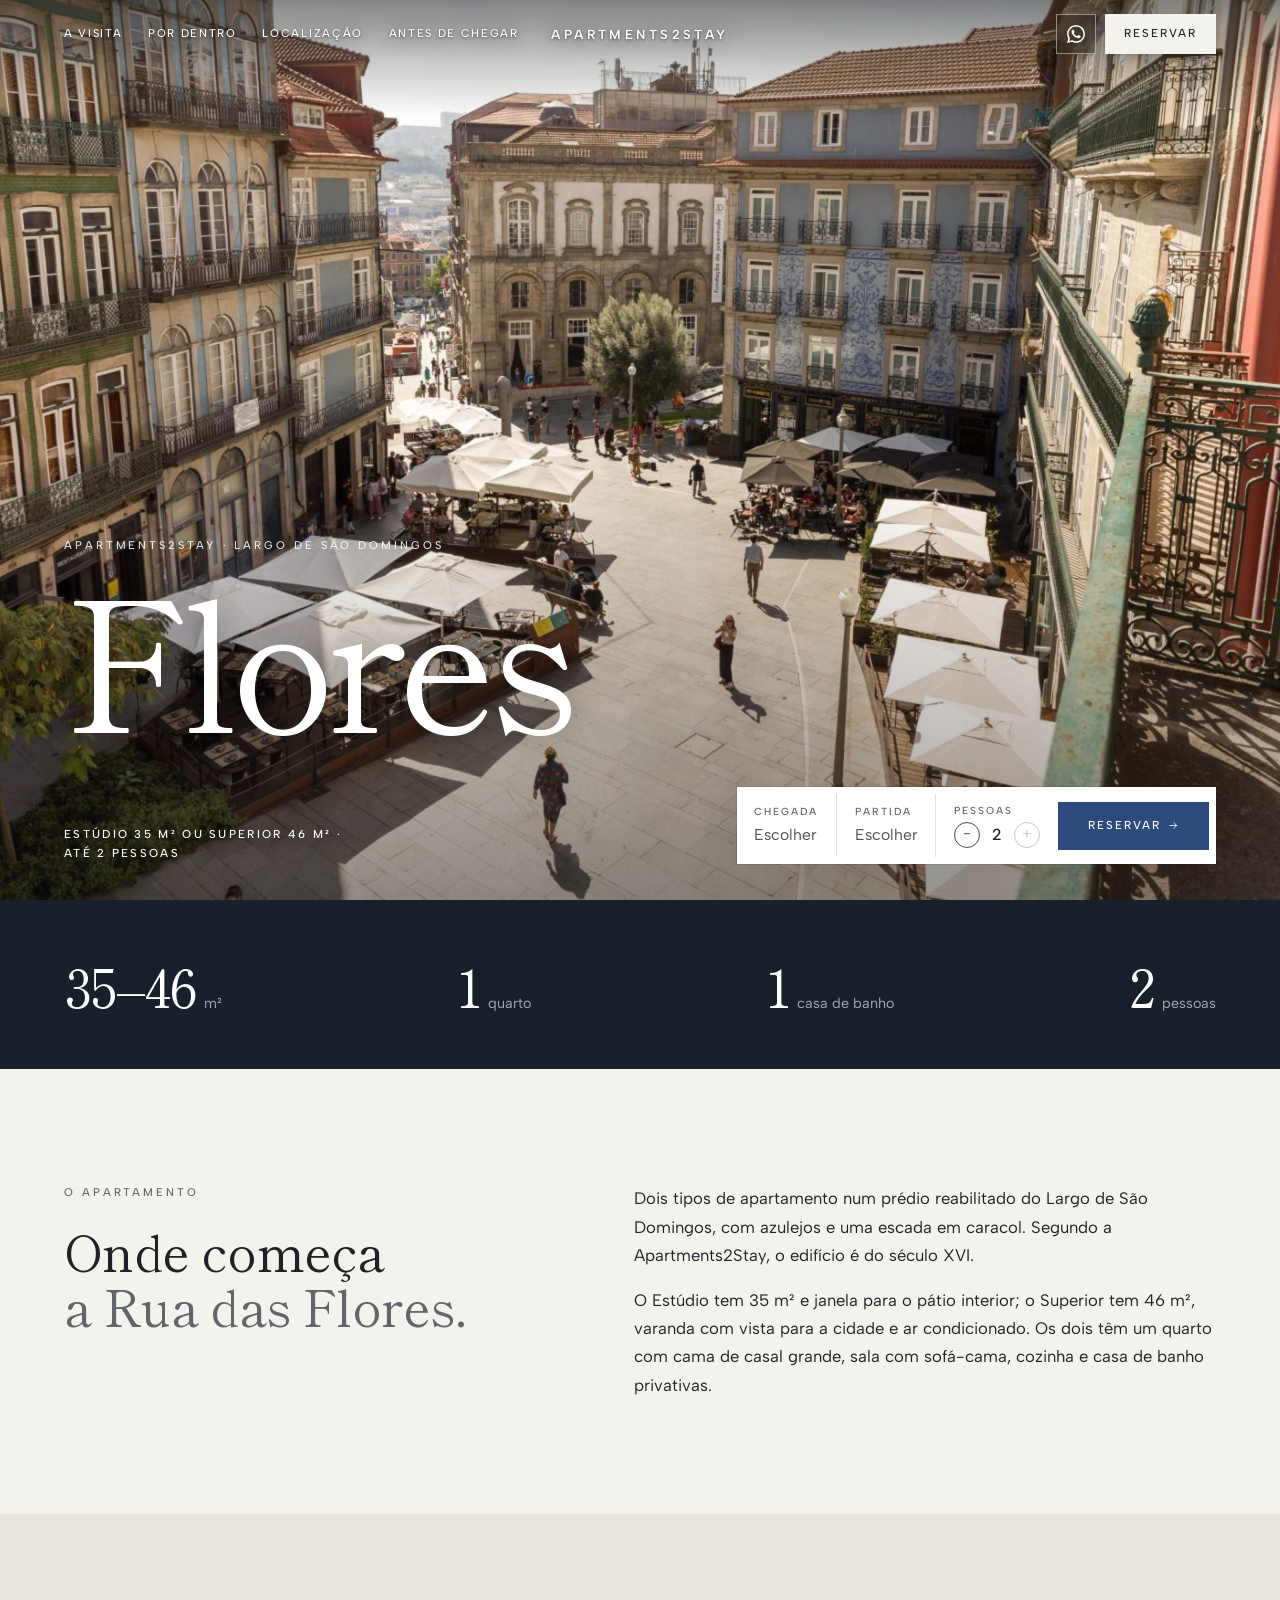
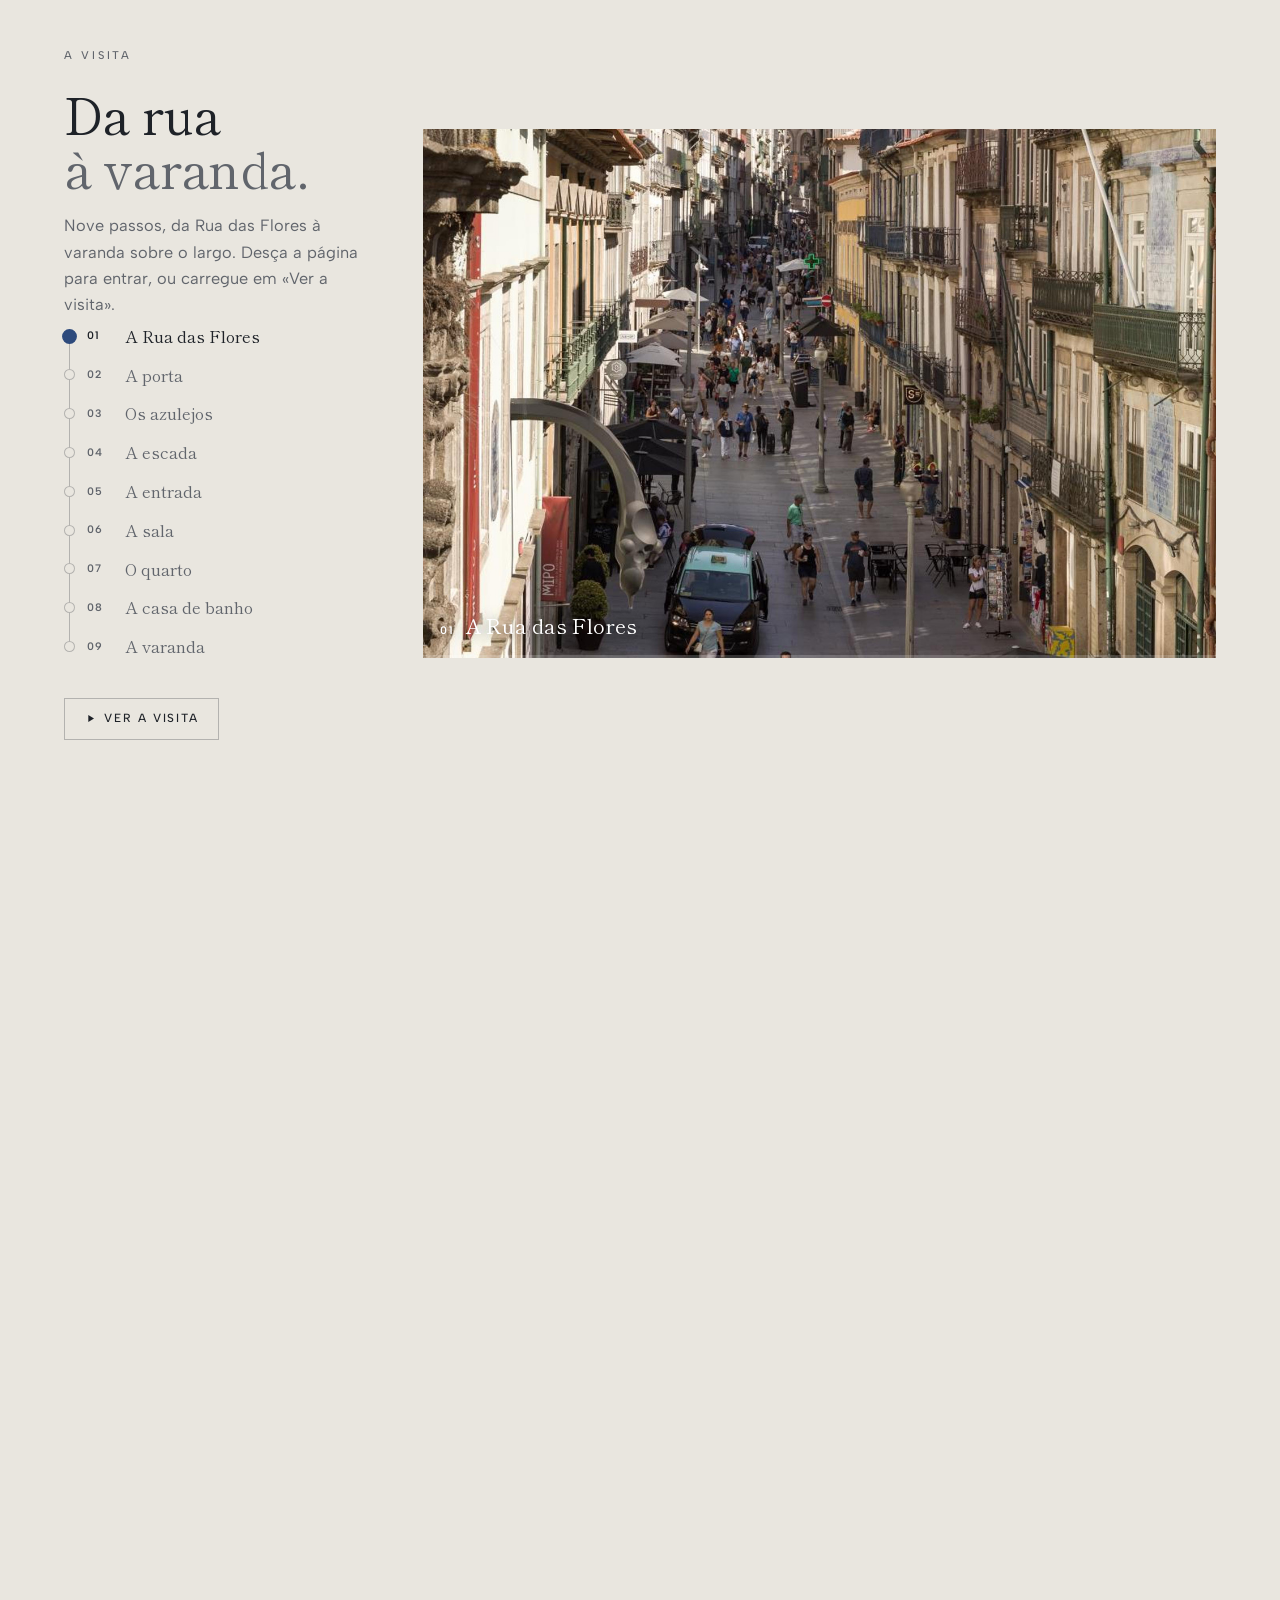
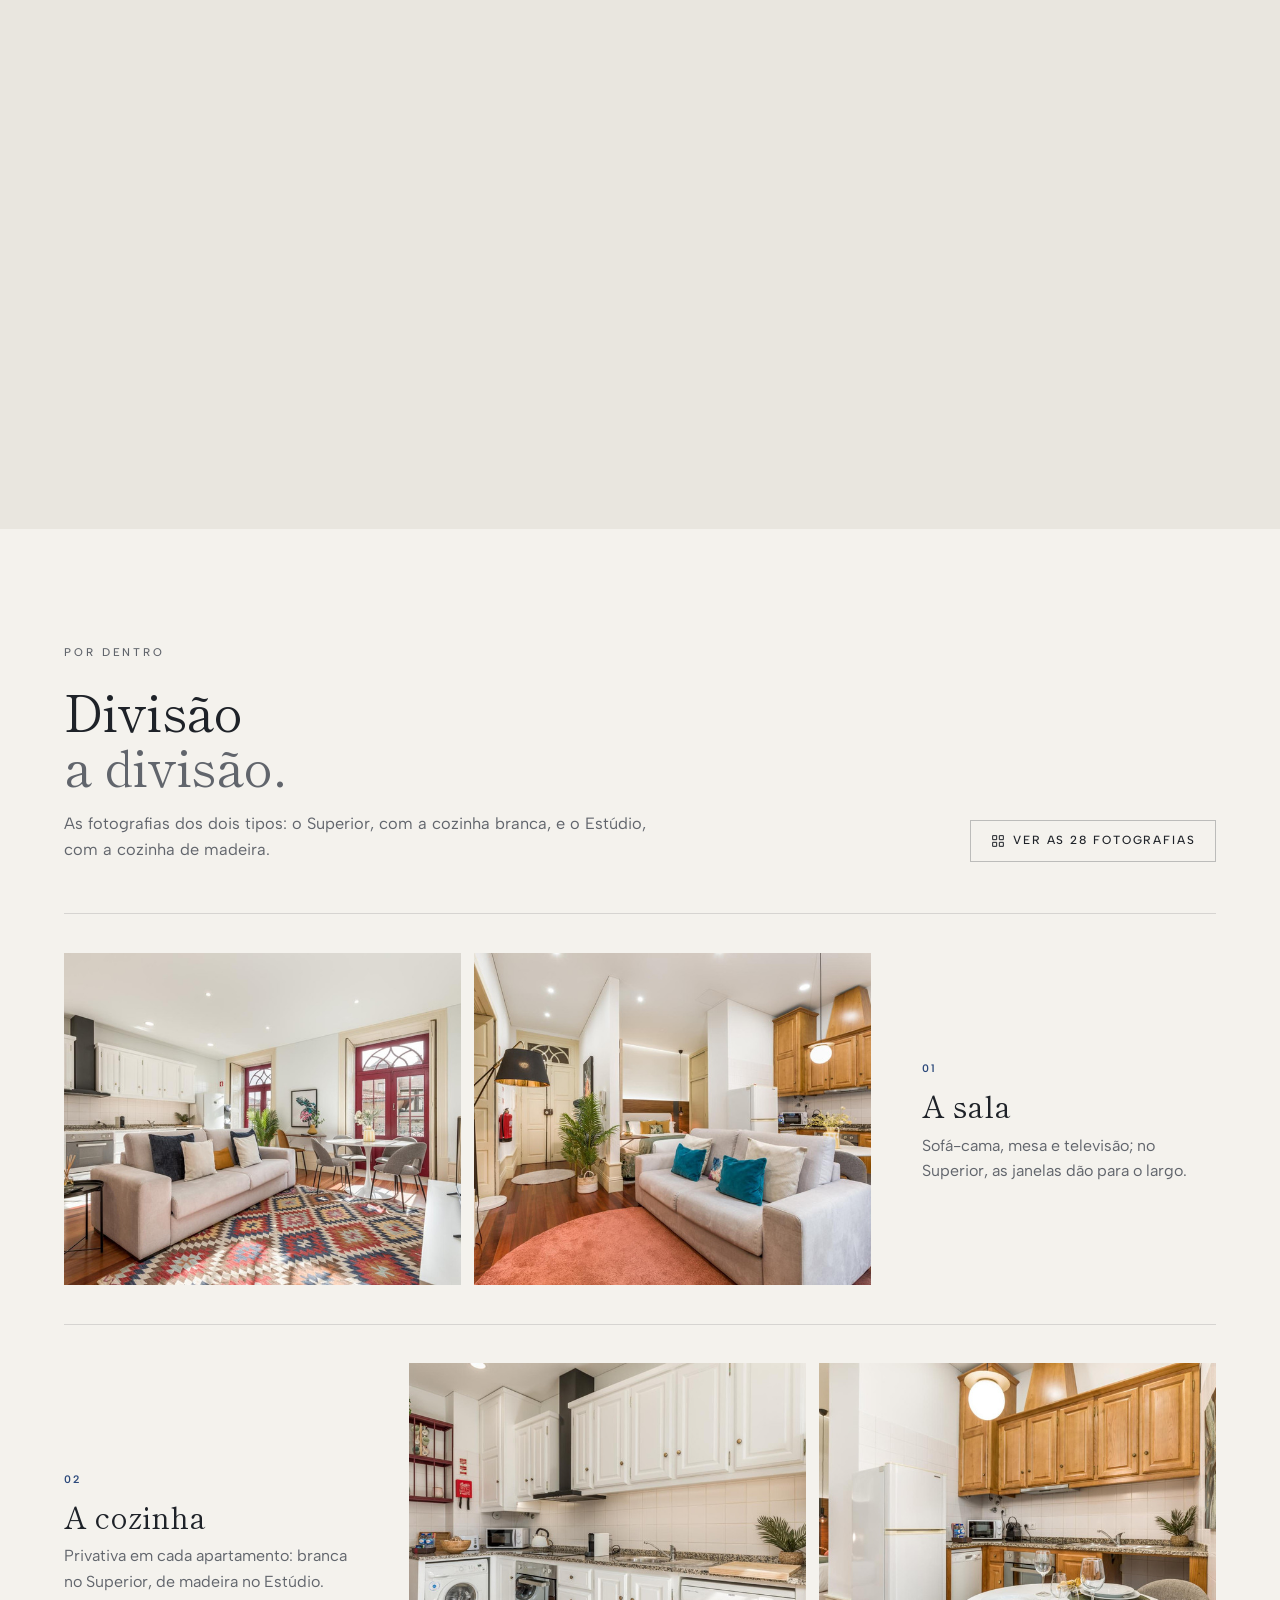
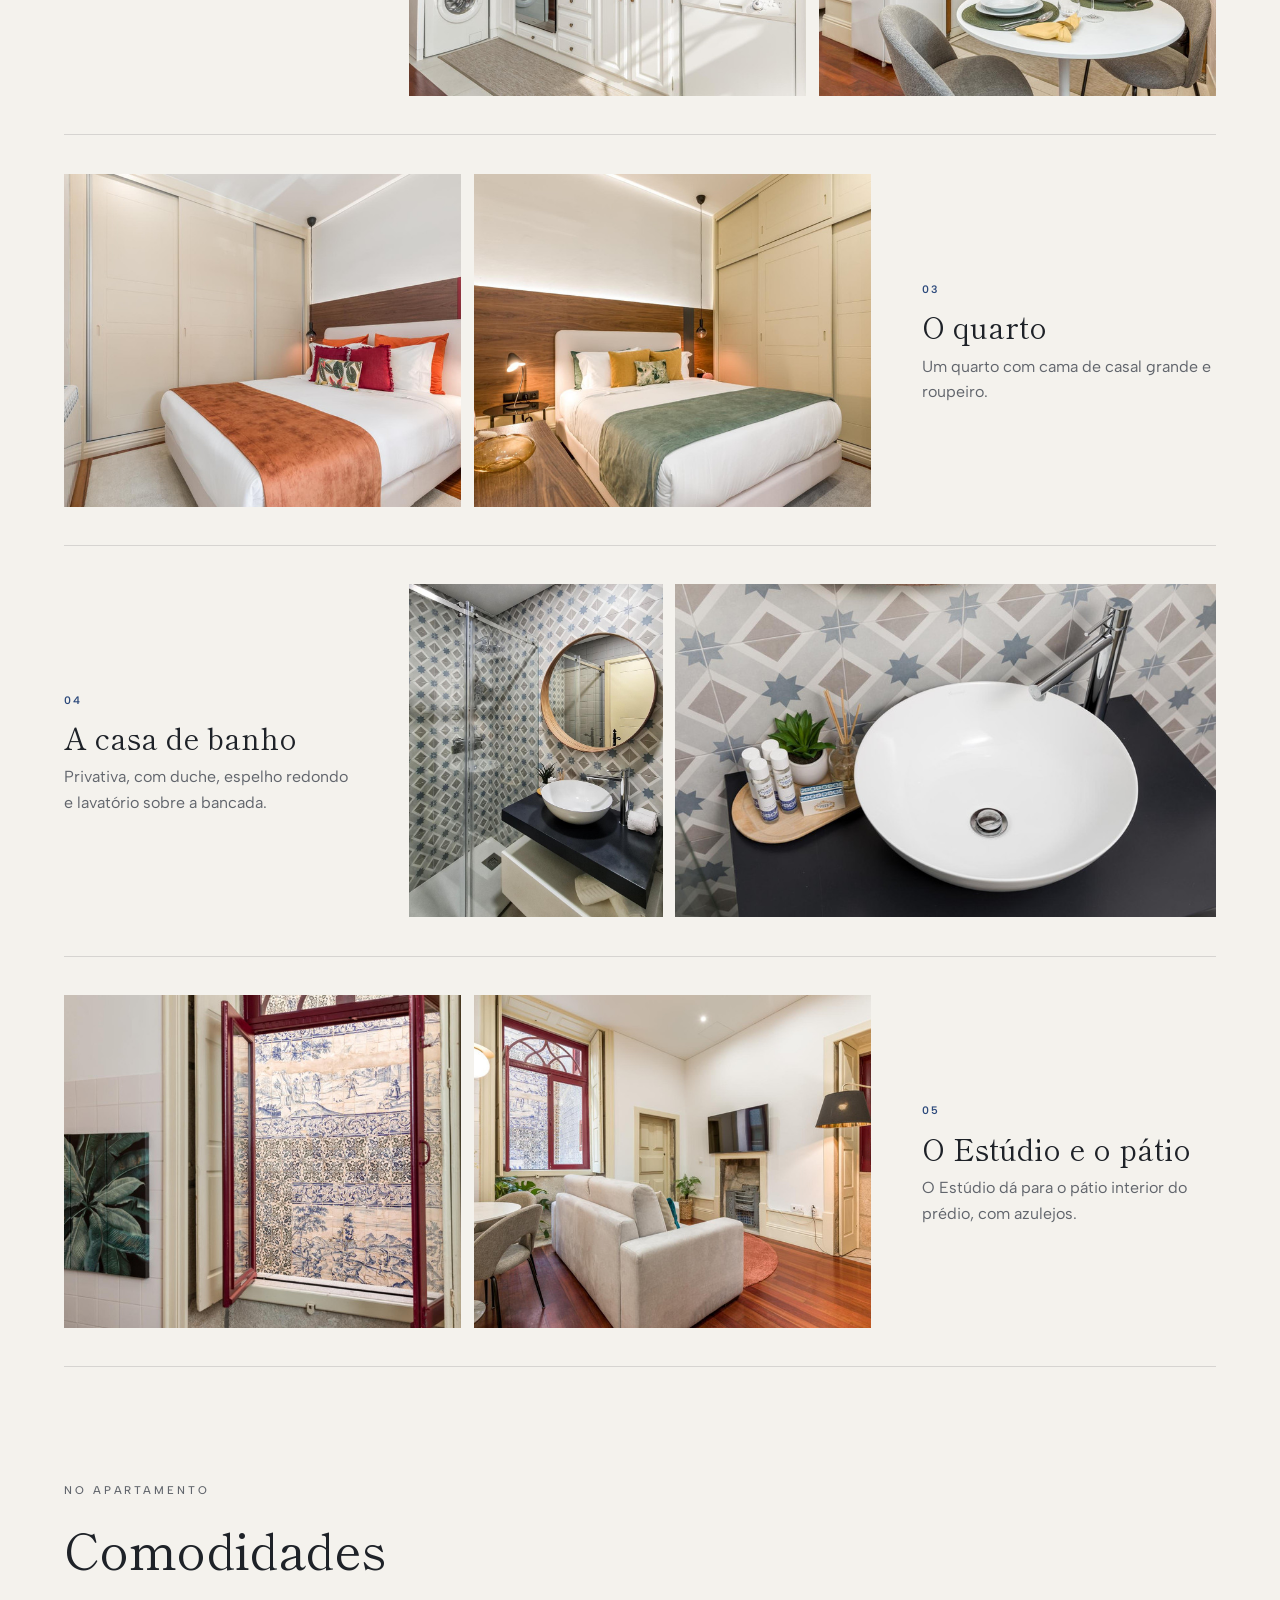
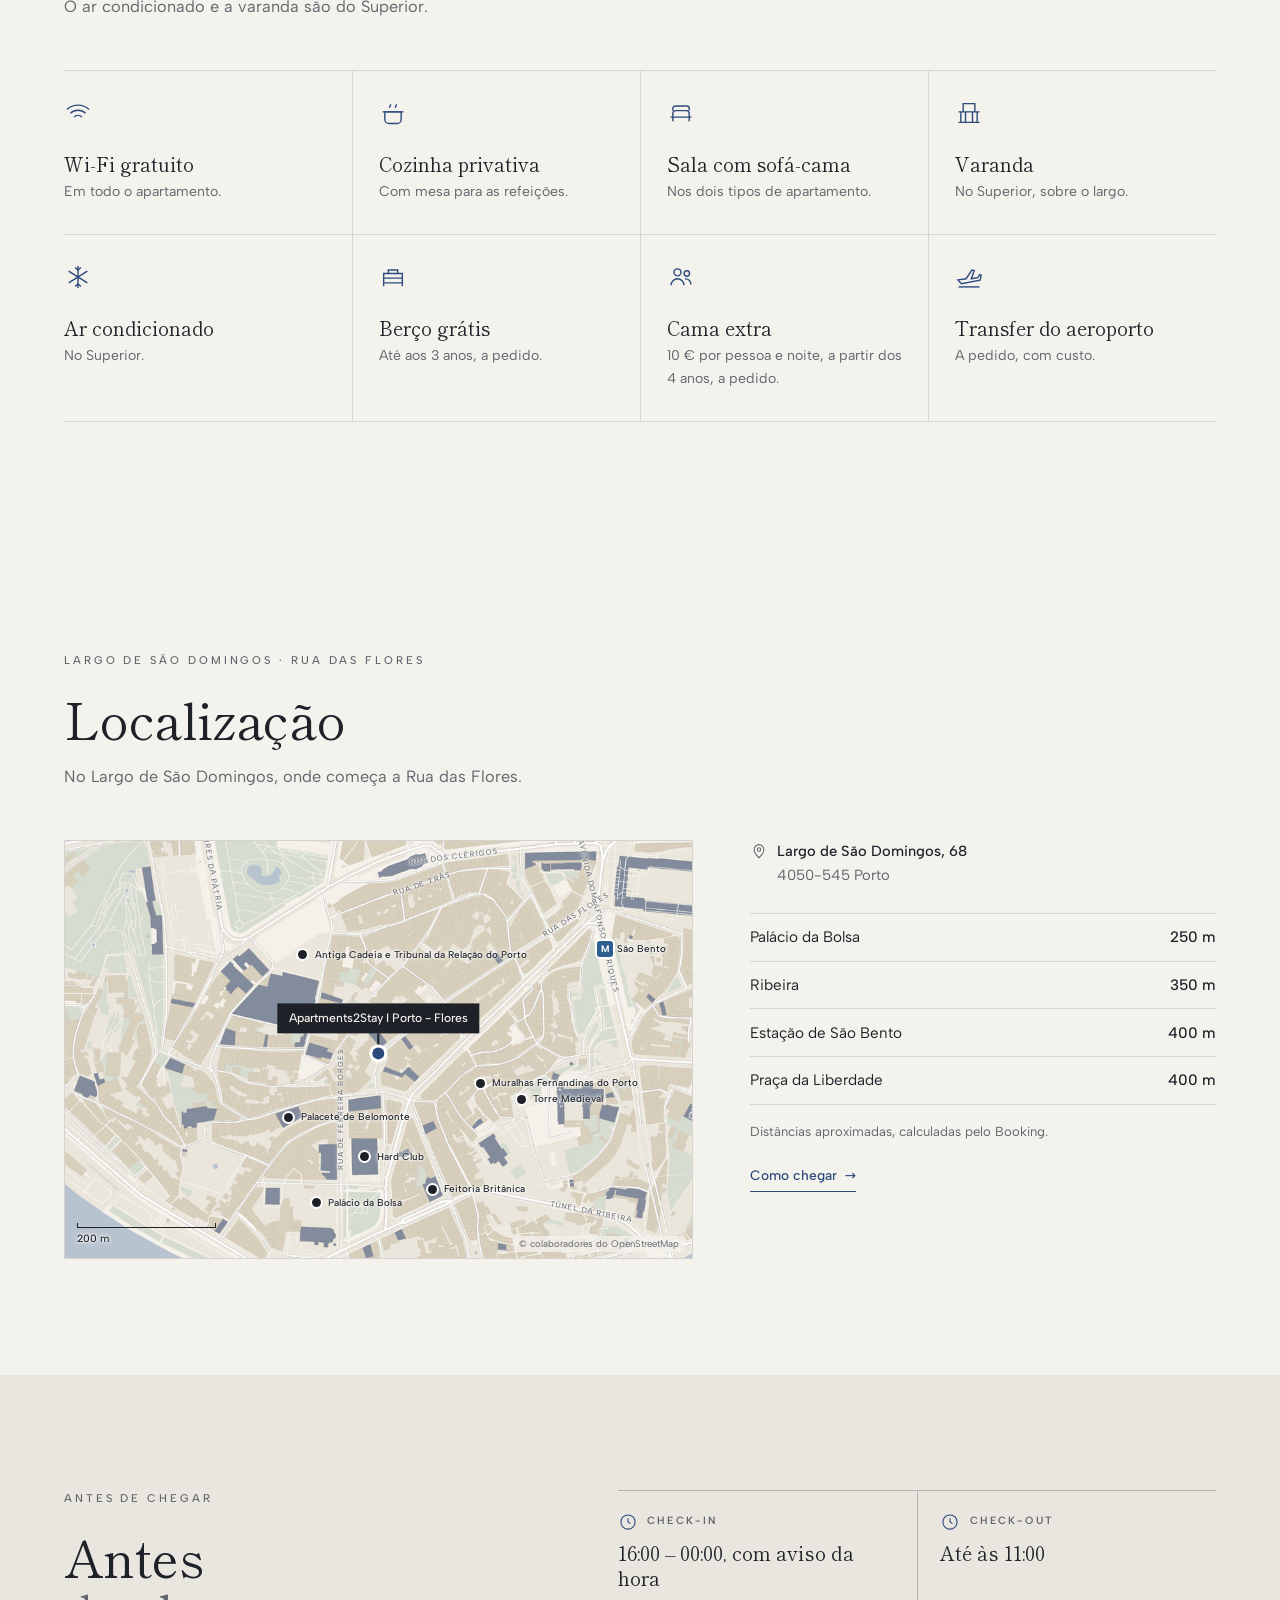
<file: site/flores/index.html>
<!doctype html>
<html lang="pt-PT">
<head>
<meta charset="utf-8">
<meta name="viewport" content="width=device-width, initial-scale=1">
<title>Apartments2Stay I Porto - Flores · Apartments2Stay, Porto</title>
<meta name="description" content="Estúdio de 35 m² ou apartamento Superior de 46 m² com varanda, no Largo de São Domingos, no início da Rua das Flores, no Porto.">
<meta property="og:title" content="Apartments2Stay I Porto - Flores · Apartments2Stay, Porto">
<meta property="og:description" content="Estúdio de 35 m² ou apartamento Superior de 46 m² com varanda, no Largo de São Domingos, no início da Rua das Flores, no Porto.">
<meta property="og:image" content="../assets/img/f-hero-1400.jpg">
<meta name="robots" content="noindex">
<meta name="theme-color" content="#f4f2ed">
<link rel="icon" href="data:image/svg+xml,%3Csvg xmlns='http://www.w3.org/2000/svg' viewBox='0 0 32 32'%3E%3Crect width='32' height='32' rx='6' fill='%231e2228'/%3E%3Ctext x='16' y='22' font-family='Georgia' font-size='17' fill='%23f4f2ed' text-anchor='middle'%3EW%3C/text%3E%3C/svg%3E">
<link rel="preconnect" href="https://fonts.googleapis.com">
<link rel="preconnect" href="https://fonts.gstatic.com" crossorigin>
<link href="https://fonts.googleapis.com/css2?family=Shippori+Mincho:wght@400;500&family=Albert+Sans:wght@400;500;600&display=swap" rel="stylesheet">
<link rel="stylesheet" href="../assets/base.css">
<link rel="stylesheet" href="../assets/tema.css">
<link rel="stylesheet" href="../assets/agencia.css">
<link rel="stylesheet" href="../assets/agencia-roteiro.css">
</head>
<body class="w-premium r-premium r-site" style="--destaque:#2d4a7c;--destaque-2:#233a62;--destaque-claro:#a0aec4;--escuro:#18202c;--escuro-2:#232e40">
<a class="saltar" href="#conteudo">Saltar para o conteúdo</a>

<header class="topo topo--centro w-topo" id="topo">
  <nav class="topo__nav" aria-label="Secções">
    <a href="#visita">A visita</a>
    <a href="#casa">Por dentro</a>
    <a href="#onde">Localização</a>
    <a href="#regras">Antes de chegar</a>
  </nav>
  <a class="topo__marca" href="../index.html" aria-label="Apartments2Stay, início"><span>Apartments2Stay</span></a>
  <div class="topo__res"><a class="topo__wpp" href="https://wa.me/?text=Ol%C3%A1%21%20Gostava%20de%20saber%20a%20disponibilidade%20para%20o%20Apartments2Stay%20I%20Porto%20-%20Flores." target="_blank" rel="noopener" aria-label="Falar por WhatsApp"><svg class="i-wpp" viewBox="0 0 24 24" aria-hidden="true"><path d="M17.47 14.38c-.3-.15-1.76-.87-2.03-.97-.27-.1-.47-.15-.67.15-.2.3-.77.97-.94 1.16-.17.2-.35.22-.64.08-.3-.15-1.26-.46-2.39-1.48-.88-.79-1.48-1.76-1.65-2.06-.17-.3-.02-.46.13-.61.13-.13.3-.35.45-.52.15-.17.2-.3.3-.5.1-.2.05-.37-.03-.52-.07-.15-.67-1.61-.92-2.2-.24-.58-.49-.5-.67-.51h-.57c-.2 0-.52.07-.79.37-.27.3-1.04 1.02-1.04 2.48s1.07 2.88 1.21 3.07c.15.2 2.1 3.2 5.08 4.49.71.31 1.26.49 1.7.63.71.22 1.36.19 1.87.12.57-.09 1.76-.72 2-1.41.25-.7.25-1.29.18-1.41-.08-.13-.27-.2-.57-.35ZM12.05 21.79h-.01a9.87 9.87 0 0 1-5.03-1.38l-.36-.21-3.74.98 1-3.65-.24-.37a9.86 9.86 0 0 1-1.51-5.26c0-5.45 4.44-9.88 9.89-9.88 2.64 0 5.12 1.03 6.99 2.9a9.82 9.82 0 0 1 2.89 6.99c0 5.45-4.44 9.88-9.88 9.88Zm8.41-18.3A11.82 11.82 0 0 0 12.05 0C5.5 0 .16 5.34.16 11.89c0 2.1.55 4.14 1.59 5.95L.06 24l6.3-1.65a11.88 11.88 0 0 0 5.68 1.45h.01c6.55 0 11.89-5.34 11.89-11.9a11.82 11.82 0 0 0-3.48-8.41Z"/></svg></a><a class="botao botao--topo" href="#reservar">Reservar</a></div>
</header>

<main id="conteudo">

<section class="hero r-phero" id="inicio" style="--foco:50% 62%;--foco-tm:50% 62%">
  <figure class="r-phero__f"><img src="../assets/img/f-hero-2000.jpg" srcset="../assets/img/f-hero-800.jpg 800w, ../assets/img/f-hero-1400.jpg 1400w, ../assets/img/f-hero-2000.jpg 2000w, ../assets/img/f-hero.jpg 3000w" sizes="max(100vw, calc(100svh * 1.500))" alt="O Largo de São Domingos visto da varanda, com esplanadas e fachadas de azulejo" width="3000" height="2000" decoding="async"><canvas class="vp-3d" aria-hidden="true" data-foto="../assets/img/f-hero.jpg" data-prof="../assets/img/f-hero-prof.png" data-js="../assets/img/f-hero-3d.js" data-p='{&quot;ciclo&quot;: 22, &quot;lado&quot;: 0.011, &quot;dentro&quot;: 0.1, &quot;sobe&quot;: 0.007, &quot;foco&quot;: &quot;50% 62%&quot;, &quot;foco_tm&quot;: &quot;50% 62%&quot;}'></canvas></figure>
  <div class="largura r-phero__t">
    <p class="r-eti r-eti--claro">Apartments2Stay · Largo de São Domingos</p>
    <h1 class="r-phero__nome"><span>Flores</span></h1>
  </div>
  <div class="largura r-phero__pe">
    <p class="r-phero__linha">Estúdio 35 m² ou Superior 46 m² · até 2 pessoas</p>
    <form class="rb rb--barra-claro" id="reservar" data-casas="[{&quot;url&quot;: &quot;https://www.booking.com/hotel/pt/apartments2stay-i-porto-flores.pt-pt.html&quot;, &quot;max&quot;: 2, &quot;nome&quot;: &quot;Apartments2Stay I Porto - Flores&quot;}]" data-sel="0">
      <button type="button" class="rb__campo" data-campo="in"><span>Chegada</span><b>Escolher</b></button>
      <button type="button" class="rb__campo" data-campo="out"><span>Partida</span><b>Escolher</b></button>
      <div class="rb__campo rb__pessoas"><span>Pessoas</span><div><button type="button" data-passo="-1" aria-label="Menos uma pessoa">−</button><output>2</output><button type="button" data-passo="1" aria-label="Mais uma pessoa">+</button></div></div>
      <a class="botao botao--seta rb__ir" href="https://www.booking.com/hotel/pt/apartments2stay-i-porto-flores.pt-pt.html" target="_blank" rel="noopener">Reservar</a>
      <div class="rb__cal" hidden></div>
    </form>
  </div>
</section>

<section class="r-pnums" aria-label="O apartamento em números"><div class="largura"><ul class="r-nums"><li><b>35–46</b><span>m²</span></li><li><b>1</b><span>quarto</span></li><li><b>1</b><span>casa de banho</span></li><li><b>2</b><span>pessoas</span></li></ul></div></section>

<section class="r-sec r-intro" aria-labelledby="intro-t">
  <div class="largura r-intro__g">
    <div><p class="r-eti">O apartamento</p><h2 class="r-tit" id="intro-t"><span>Onde começa</span><span>a Rua das Flores.</span></h2></div>
    <div><div class="r-texto"><p>Dois tipos de apartamento num prédio reabilitado do Largo de São Domingos, com azulejos e uma escada em caracol. Segundo a Apartments2Stay, o edifício é do século XVI.</p><p>O Estúdio tem 35 m² e janela para o pátio interior; o Superior tem 46 m², varanda com vista para a cidade e ar condicionado. Os dois têm um quarto com cama de casal grande, sala com sofá-cama, cozinha e casa de banho privativas.</p></div></div>
  </div>
</section>

<section class="r-sec r-vis" id="visita" aria-labelledby="visita-t" data-visita style="--n:9">
  <div class="r-vis__palco">
    <div class="largura r-vis__g">
      <div class="r-vis__lado">
        <p class="r-eti">A visita</p><h2 class="r-tit" id="visita-t"><span>Da rua</span><span>à varanda.</span></h2>
        <p class="r-frase">Nove passos, da Rua das Flores à varanda sobre o largo. Desça a página para entrar, ou carregue em «Ver a visita».</p>
        <ol class="r-vis__par"><li data-i="0"><button type="button" data-ir="0"><i></i><b>01</b><span>A Rua das Flores</span></button></li><li data-i="1"><button type="button" data-ir="1"><i></i><b>02</b><span>A porta</span></button></li><li data-i="2"><button type="button" data-ir="2"><i></i><b>03</b><span>Os azulejos</span></button></li><li data-i="3"><button type="button" data-ir="3"><i></i><b>04</b><span>A escada</span></button></li><li data-i="4"><button type="button" data-ir="4"><i></i><b>05</b><span>A entrada</span></button></li><li data-i="5"><button type="button" data-ir="5"><i></i><b>06</b><span>A sala</span></button></li><li data-i="6"><button type="button" data-ir="6"><i></i><b>07</b><span>O quarto</span></button></li><li data-i="7"><button type="button" data-ir="7"><i></i><b>08</b><span>A casa de banho</span></button></li><li data-i="8"><button type="button" data-ir="8"><i></i><b>09</b><span>A varanda</span></button></li></ol>
        <button type="button" class="botao r-bt r-vis__play" data-play aria-pressed="false"><span class="r-vis__ic r-vis__ic--play"><svg viewBox="0 0 24 24" aria-hidden="true"><path d="M8 5.5v13l10.5-6.5z"/></svg></span><span class="r-vis__ic r-vis__ic--pausa"><svg viewBox="0 0 24 24" aria-hidden="true"><path d="M8 5h3v14H8zM13 5h3v14h-3z"/></svg></span><span class="r-vis__lbl">Ver a visita</span></button>
      </div>
      <div class="r-vis__m">
        <figure class="r-vis__f" style="--alvo:50% 62%" data-i="0"><img src="../assets/img/f-rua-1400.jpg" srcset="../assets/img/f-rua-800.jpg 800w, ../assets/img/f-rua-1400.jpg 1400w, ../assets/img/f-rua.jpg 2000w" sizes="(max-width: 760px) 100vw, 66vw" alt="A Rua das Flores vista de cima, cheia de gente a passear" width="2000" height="3000" decoding="async">
        <figcaption><b>01</b>A Rua das Flores</figcaption></figure><figure class="r-vis__f" style="--alvo:40% 78%" data-i="1"><img src="../assets/img/f-fachada-1400.jpg" srcset="../assets/img/f-fachada-800.jpg 800w, ../assets/img/f-fachada-1400.jpg 1400w, ../assets/img/f-fachada.jpg 2000w" sizes="(max-width: 760px) 100vw, 66vw" alt="A fachada colorida com portas vermelhas e esplanada na rua" width="2000" height="3000" decoding="async">
        <figcaption><b>02</b>A porta</figcaption></figure><figure class="r-vis__f" style="--alvo:50% 50%" data-i="2"><img src="../assets/img/f-azulejos-1400.jpg" srcset="../assets/img/f-azulejos-800.jpg 800w, ../assets/img/f-azulejos-1400.jpg 1400w, ../assets/img/f-azulejos-2000.jpg 2000w, ../assets/img/f-azulejos.jpg 2495w" sizes="(max-width: 760px) 100vw, 66vw" alt="Painel de azulejos azuis e brancos com paisagem" width="2495" height="1823" decoding="async">
        <figcaption><b>03</b>Os azulejos</figcaption></figure><figure class="r-vis__f" style="--alvo:50% 50%" data-i="3"><div class="r-vis__dupla"><span style="--a:0.6094"><img src="../assets/img/f-escada-800.jpg" srcset="../assets/img/f-escada-800.jpg 800w, ../assets/img/f-escada.jpg 1501w" sizes="(max-width: 760px) 50vw, 33vw" alt="A escada em espiral do prédio vista de baixo, com claraboia" width="1501" height="2463" decoding="async"></span><span style="--a:0.6667"><img src="../assets/img/f-escada-2-1400.jpg" srcset="../assets/img/f-escada-2-800.jpg 800w, ../assets/img/f-escada-2-1400.jpg 1400w, ../assets/img/f-escada-2.jpg 2000w" sizes="(max-width: 760px) 50vw, 33vw" alt="O lanço de escadas de madeira do prédio" width="2000" height="3000" decoding="async"></span></div>
        <figcaption><b>04</b>A escada</figcaption></figure><figure class="r-vis__f" style="--alvo:75% 55%" data-i="4"><img src="../assets/img/f-entrada-1400.jpg" srcset="../assets/img/f-entrada-800.jpg 800w, ../assets/img/f-entrada-1400.jpg 1400w, ../assets/img/f-entrada.jpg 1688w" sizes="(max-width: 760px) 100vw, 66vw" alt="A entrada do apartamento com quadro e consola, soalho de madeira" width="1688" height="3000" decoding="async">
        <figcaption><b>05</b>A entrada</figcaption></figure><figure class="r-vis__f" style="--alvo:50% 55%" data-i="5"><img src="../assets/img/f-sala-aberta-1400.jpg" srcset="../assets/img/f-sala-aberta-800.jpg 800w, ../assets/img/f-sala-aberta-1400.jpg 1400w, ../assets/img/f-sala-aberta-2000.jpg 2000w, ../assets/img/f-sala-aberta.jpg 3000w" sizes="(max-width: 760px) 100vw, 66vw" alt="Sala e cozinha em open space, com estante de nichos e sofá" width="3000" height="1690" decoding="async">
        <figcaption><b>06</b>A sala</figcaption></figure><figure class="r-vis__f" style="--alvo:40% 50%" data-i="6"><img src="../assets/img/f-quarto-1400.jpg" srcset="../assets/img/f-quarto-800.jpg 800w, ../assets/img/f-quarto-1400.jpg 1400w, ../assets/img/f-quarto-2000.jpg 2000w, ../assets/img/f-quarto.jpg 3000w" sizes="(max-width: 760px) 100vw, 66vw" alt="O quarto com cama de casal e a sala ao fundo" width="3000" height="2000" decoding="async">
        <figcaption><b>07</b>O quarto</figcaption></figure><figure class="r-vis__f" style="--alvo:40% 45%" data-i="7"><img src="../assets/img/f-wc-1400.jpg" srcset="../assets/img/f-wc-800.jpg 800w, ../assets/img/f-wc-1400.jpg 1400w, ../assets/img/f-wc-2000.jpg 2000w, ../assets/img/f-wc.jpg 3000w" sizes="(max-width: 760px) 100vw, 66vw" alt="Casa de banho com duche e azulejos geométricos e lavatório redondo" width="3000" height="2000" decoding="async">
        <figcaption><b>08</b>A casa de banho</figcaption></figure><figure class="r-vis__f" style="--alvo:45% 40%" data-i="8"><img src="../assets/img/f-varanda-1400.jpg" srcset="../assets/img/f-varanda-800.jpg 800w, ../assets/img/f-varanda-1400.jpg 1400w, ../assets/img/f-varanda-2000.jpg 2000w, ../assets/img/f-varanda.jpg 3000w" sizes="(max-width: 760px) 100vw, 66vw" alt="Varanda de ferro sobre o Largo de São Domingos" width="3000" height="2000" decoding="async">
        <figcaption><b>09</b>A varanda</figcaption></figure>
        <div class="r-vis__prog" aria-hidden="true"><i></i></div>
      </div>
    </div>
  </div>
</section>

<section class="r-sec r-den" id="casa" aria-labelledby="casa-t">
  <div class="largura">
    <header class="r-cab "><div class="r-cab__esq"><p class="r-eti">Por dentro</p><h2 class="r-tit" id="casa-t"><span>Divisão</span><span>a divisão.</span></h2><p class="r-frase">As fotografias dos dois tipos: o Superior, com a cozinha branca, e o Estúdio, com a cozinha de madeira.</p></div><div class="r-cab__dir"><button type="button" class="botao r-bt" data-album="c"><svg viewBox="0 0 24 24" aria-hidden="true"><path d="M4 4h6v6H4zM14 4h6v6h-6zM4 14h6v6H4zM14 14h6v6h-6z"/></svg>Ver as 28 fotografias</button></div></header>
    <ol class="r-den__ls"><li class="r-den__l"><div class="r-den__f"><figure style="--ar:1.5000"><button type="button" class="r-fb" data-visor="c" data-indice="1" aria-label="Ver em grande: Sala e cozinha branca do Superior com sofá e janelas vermelhas"><img src="../assets/img/f-hero-3-1400.jpg" srcset="../assets/img/f-hero-3-800.jpg 800w, ../assets/img/f-hero-3-1400.jpg 1400w, ../assets/img/f-hero-3-2000.jpg 2000w, ../assets/img/f-hero-3.jpg 3000w" sizes="(max-width: 760px) 46vw, 30vw" alt="Sala e cozinha branca do Superior com sofá e janelas vermelhas" width="3000" height="2000" loading="lazy" decoding="async"></button></figure><figure style="--ar:1.5000"><button type="button" class="r-fb" data-visor="c" data-indice="5" aria-label="Ver em grande: Sala do Estúdio com sofá cinzento e cozinha em madeira"><img src="../assets/img/f-est-sala-1400.jpg" srcset="../assets/img/f-est-sala-800.jpg 800w, ../assets/img/f-est-sala-1400.jpg 1400w, ../assets/img/f-est-sala-2000.jpg 2000w, ../assets/img/f-est-sala.jpg 3000w" sizes="(max-width: 760px) 46vw, 30vw" alt="Sala do Estúdio com sofá cinzento e cozinha em madeira" width="3000" height="2000" loading="lazy" decoding="async"></button></figure></div>
      <div class="r-den__t"><b>01</b><h3>A sala</h3><p>Sofá-cama, mesa e televisão; no Superior, as janelas dão para o largo.</p></div></li><li class="r-den__l r-den__l--inv"><div class="r-den__f"><figure style="--ar:1.5000"><button type="button" class="r-fb" data-visor="c" data-indice="10" aria-label="Ver em grande: Cozinha branca com máquina de lavar e forno"><img src="../assets/img/f-coz-1400.jpg" srcset="../assets/img/f-coz-800.jpg 800w, ../assets/img/f-coz-1400.jpg 1400w, ../assets/img/f-coz-2000.jpg 2000w, ../assets/img/f-coz.jpg 3000w" sizes="(max-width: 760px) 46vw, 30vw" alt="Cozinha branca com máquina de lavar e forno" width="3000" height="2000" loading="lazy" decoding="async"></button></figure><figure style="--ar:1.5000"><button type="button" class="r-fb" data-visor="c" data-indice="12" aria-label="Ver em grande: Cozinha de madeira com mesa redonda posta para dois"><img src="../assets/img/f-est-coz-1400.jpg" srcset="../assets/img/f-est-coz-800.jpg 800w, ../assets/img/f-est-coz-1400.jpg 1400w, ../assets/img/f-est-coz-2000.jpg 2000w, ../assets/img/f-est-coz.jpg 3000w" sizes="(max-width: 760px) 46vw, 30vw" alt="Cozinha de madeira com mesa redonda posta para dois" width="3000" height="2000" loading="lazy" decoding="async"></button></figure></div>
      <div class="r-den__t"><b>02</b><h3>A cozinha</h3><p>Privativa em cada apartamento: branca no Superior, de madeira no Estúdio.</p></div></li><li class="r-den__l"><div class="r-den__f"><figure style="--ar:1.5000"><button type="button" class="r-fb" data-visor="c" data-indice="15" aria-label="Ver em grande: Quarto com cama de casal e roupeiro"><img src="../assets/img/f-quarto-2-1400.jpg" srcset="../assets/img/f-quarto-2-800.jpg 800w, ../assets/img/f-quarto-2-1400.jpg 1400w, ../assets/img/f-quarto-2-2000.jpg 2000w, ../assets/img/f-quarto-2.jpg 3000w" sizes="(max-width: 760px) 46vw, 30vw" alt="Quarto com cama de casal e roupeiro" width="3000" height="2000" loading="lazy" decoding="async"></button></figure><figure style="--ar:1.5000"><button type="button" class="r-fb" data-visor="c" data-indice="17" aria-label="Ver em grande: Quarto do Estúdio com cabeceira de madeira e roupeiro"><img src="../assets/img/f-est-quarto-1400.jpg" srcset="../assets/img/f-est-quarto-800.jpg 800w, ../assets/img/f-est-quarto-1400.jpg 1400w, ../assets/img/f-est-quarto-2000.jpg 2000w, ../assets/img/f-est-quarto.jpg 3000w" sizes="(max-width: 760px) 46vw, 30vw" alt="Quarto do Estúdio com cabeceira de madeira e roupeiro" width="3000" height="2000" loading="lazy" decoding="async"></button></figure></div>
      <div class="r-den__t"><b>03</b><h3>O quarto</h3><p>Um quarto com cama de casal grande e roupeiro.</p></div></li><li class="r-den__l r-den__l--inv"><div class="r-den__f"><figure style="--ar:0.7040"><button type="button" class="r-fb" data-visor="c" data-indice="19" aria-label="Ver em grande: Casa de banho com espelho redondo e duche"><img src="../assets/img/f-wc-2-1400.jpg" srcset="../assets/img/f-wc-2-800.jpg 800w, ../assets/img/f-wc-2-1400.jpg 1400w, ../assets/img/f-wc-2.jpg 2112w" sizes="(max-width: 760px) 46vw, 30vw" alt="Casa de banho com espelho redondo e duche" width="2112" height="3000" loading="lazy" decoding="async"></button></figure><figure style="--ar:1.5000"><button type="button" class="r-fb" data-visor="c" data-indice="20" aria-label="Ver em grande: Lavatório redondo sobre bancada preta com azulejos"><img src="../assets/img/f-wc-3-1400.jpg" srcset="../assets/img/f-wc-3-800.jpg 800w, ../assets/img/f-wc-3-1400.jpg 1400w, ../assets/img/f-wc-3-2000.jpg 2000w, ../assets/img/f-wc-3.jpg 3000w" sizes="(max-width: 760px) 46vw, 30vw" alt="Lavatório redondo sobre bancada preta com azulejos" width="3000" height="2000" loading="lazy" decoding="async"></button></figure></div>
      <div class="r-den__t"><b>04</b><h3>A casa de banho</h3><p>Privativa, com duche, espelho redondo e lavatório sobre a bancada.</p></div></li><li class="r-den__l"><div class="r-den__f"><figure style="--ar:1.5000"><button type="button" class="r-fb" data-visor="c" data-indice="26" aria-label="Ver em grande: Janela aberta sobre o pátio interior de azulejos"><img src="../assets/img/f-patio-1400.jpg" srcset="../assets/img/f-patio-800.jpg 800w, ../assets/img/f-patio-1400.jpg 1400w, ../assets/img/f-patio-2000.jpg 2000w, ../assets/img/f-patio.jpg 3000w" sizes="(max-width: 760px) 46vw, 30vw" alt="Janela aberta sobre o pátio interior de azulejos" width="3000" height="2000" loading="lazy" decoding="async"></button></figure><figure style="--ar:1.5000"><button type="button" class="r-fb" data-visor="c" data-indice="6" aria-label="Ver em grande: Sala do Estúdio com janela de azulejos e lareira"><img src="../assets/img/f-est-sala-2-1400.jpg" srcset="../assets/img/f-est-sala-2-800.jpg 800w, ../assets/img/f-est-sala-2-1400.jpg 1400w, ../assets/img/f-est-sala-2-2000.jpg 2000w, ../assets/img/f-est-sala-2.jpg 3000w" sizes="(max-width: 760px) 46vw, 30vw" alt="Sala do Estúdio com janela de azulejos e lareira" width="3000" height="2000" loading="lazy" decoding="async"></button></figure></div>
      <div class="r-den__t"><b>05</b><h3>O Estúdio e o pátio</h3><p>O Estúdio dá para o pátio interior do prédio, com azulejos.</p></div></li></ol>
  </div>
</section>

<section class="r-sec r-comods" id="comodidades" aria-labelledby="comod-t">
  <div class="largura">
    <header class="r-cab "><div class="r-cab__esq"><p class="r-eti">No apartamento</p><h2 class="r-tit" id="comod-t"><span>Comodidades</span></h2><p class="r-frase">O ar condicionado e a varanda são do Superior.</p></div></header>
    <ul class="r-grelha"><li><svg viewBox="0 0 24 24" aria-hidden="true"><path d="M2.5 9a14 14 0 0 1 19 0M5.5 12.2a9.5 9.5 0 0 1 13 0M8.6 15.4a5 5 0 0 1 6.8 0"/><path d="M12 18.6h.01"/></svg><h3>Wi-Fi gratuito</h3><p>Em todo o apartamento.</p></li><li><svg viewBox="0 0 24 24" aria-hidden="true"><path d="M5 11h14v6.5A3.5 3.5 0 0 1 15.5 21h-7A3.5 3.5 0 0 1 5 17.5z"/><path d="M3 11h18M9 7.5c0-1.5 1-1.5 1-3M14 7.5c0-1.5 1-1.5 1-3"/></svg><h3>Cozinha privativa</h3><p>Com mesa para as refeições.</p></li><li><svg viewBox="0 0 24 24" aria-hidden="true"><path d="M3 15.5h18M5 15.5V19M19 15.5V19"/><path d="M5 15.5v-3.2A2.3 2.3 0 0 1 7.3 10h9.4a2.3 2.3 0 0 1 2.3 2.3v3.2"/><path d="M5 10V8a2 2 0 0 1 2-2h10a2 2 0 0 1 2 2v2"/></svg><h3>Sala com sofá-cama</h3><p>Nos dois tipos de apartamento.</p></li><li><svg viewBox="0 0 24 24" aria-hidden="true"><path d="M3 11h18M5 11v9M19 11v9M9 11v9M15 11v9M3 20h18"/><path d="M7 11V4h10v7"/></svg><h3>Varanda</h3><p>No Superior, sobre o largo.</p></li><li><svg viewBox="0 0 24 24" aria-hidden="true"><path d="M12 2.5v19M4 7l16 10M20 7L4 17"/><path d="M9.5 3.8L12 6l2.5-2.2M9.5 20.2L12 18l2.5 2.2"/></svg><h3>Ar condicionado</h3><p>No Superior.</p></li><li><svg viewBox="0 0 24 24" aria-hidden="true"><path d="M4 9h16v8H4zM4 17v3M20 17v3M4 13h16"/><path d="M8 9V6h8v3"/></svg><h3>Berço grátis</h3><p>Até aos 3 anos, a pedido.</p></li><li><svg viewBox="0 0 24 24" aria-hidden="true"><circle cx="9" cy="8" r="3"/><path d="M3.5 19c0-3 2.5-5.5 5.5-5.5s5.5 2.5 5.5 5.5"/><circle cx="17" cy="9" r="2.3"/><path d="M15.5 13.7c2.7-.4 5 1.7 5 4.8"/></svg><h3>Cama extra</h3><p>10 € por pessoa e noite, a partir dos 4 anos, a pedido.</p></li><li><svg viewBox="0 0 24 24" aria-hidden="true"><path d="M2.5 14.5l7-1 5-7.5 2 .5-2.5 7 5.5-1 1.5-2.5 1.5.3-1 4.5-16 3z"/><path d="M3 20.5h18"/></svg><h3>Transfer do aeroporto</h3><p>A pedido, com custo.</p></li></ul>
  </div>
</section>

<section class="r-sec r-onde" id="onde" aria-labelledby="onde-t">
  <div class="largura">
    <header class="r-cab "><div class="r-cab__esq"><p class="r-eti">Largo de São Domingos · Rua das Flores</p><h2 class="r-tit" id="onde-t"><span>Localização</span></h2><p class="r-frase">No Largo de São Domingos, onde começa a Rua das Flores.</p></div></header>
    <div class="r-onde__g">
      <figure class="w-mapa r-mapa" style="--ar:1.5000">
        <img src="../assets/img/mapa-c.jpg" srcset="../assets/img/mapa-c-800.jpg 900w, ../assets/img/mapa-c.jpg 1800w" sizes="(max-width: 900px) 100vw, 58vw" alt="Mapa com a localização de Apartments2Stay I Porto - Flores, em Largo de São Domingos, 68" width="1800" height="1200" loading="lazy">
        <span class="w-rua" style="left:83.91%;top:88.95%;--a:11.3deg">Túnel da Ribeira</span><span class="w-rua" style="left:84.99%;top:17.97%;--a:77.0deg">Avenida Dom Afonso Henriques</span><span class="w-rua" style="left:22.28%;top:-1.73%;--a:79.5deg">Campo dos Mártires da Pátria</span><span class="w-rua" style="left:62.0%;top:3.8%;--a:-7.4deg">Rua dos Clérigos</span><span class="w-rua" style="left:81.48%;top:17.85%;--a:-32.9deg">Rua das Flores</span><span class="w-rua" style="left:56.99%;top:10.2%;--a:-18.7deg">Rua de Trás</span><span class="w-rua" style="left:44.08%;top:64.22%;--a:-89.7deg">Rua de Ferreira Borges</span>
        <span class="w-ref w-ref--lugar w-ref--d" style="left:40.13%;top:86.71%"><i></i><b>Palácio da Bolsa</b></span><span class="w-ref w-ref--metro w-ref--d w-ref--menor" style="left:86.19%;top:25.92%"><i>M</i><b>São Bento</b></span><span class="w-ref w-ref--lugar w-ref--d w-ref--menor" style="left:66.26%;top:58.02%"><i></i><b>Muralhas Fernandinas do Porto</b></span><span class="w-ref w-ref--lugar w-ref--d" style="left:47.8%;top:75.69%"><i></i><b>Hard Club</b></span><span class="w-ref w-ref--lugar w-ref--d" style="left:35.69%;top:66.24%"><i></i><b>Palacete de Belomonte</b></span><span class="w-ref w-ref--lugar w-ref--d w-ref--menor" style="left:37.97%;top:27.23%"><i></i><b>Antiga Cadeia e Tribunal da Relação do Porto</b></span><span class="w-ref w-ref--lugar w-ref--d w-ref--menor" style="left:58.63%;top:83.49%"><i></i><b>Feitoria Britânica</b></span><span class="w-ref w-ref--lugar w-ref--d w-ref--menor" style="left:72.83%;top:61.93%"><i></i><b>Torre Medieval</b></span>
        <span class="w-pino" style="left:50.00%;top:50.00%"><b>Apartments2Stay I Porto - Flores</b><i></i></span>
        <span class="w-escala" style="--pc:22.22%"><i></i>200 m</span>
        <figcaption>© colaboradores do OpenStreetMap</figcaption>
      </figure>
      <div class="r-onde__t">
        <p class="r-morada"><svg viewBox="0 0 24 24" aria-hidden="true"><path d="M12 21s-6.5-6.1-6.5-11A6.5 6.5 0 0 1 18.5 10c0 4.9-6.5 11-6.5 11z"/><circle cx="12" cy="10" r="2.3"/></svg><span><b>Largo de São Domingos, 68</b>4050-545 Porto</span></p>
        <ul class="r-perto"><li><span>Palácio da Bolsa</span><b>250 m</b></li><li><span>Ribeira</span><b>350 m</b></li><li><span>Estação de São Bento</span><b>400 m</b></li><li><span>Praça da Liberdade</span><b>400 m</b></li></ul>
        <p class="r-nota">Distâncias aproximadas, calculadas pelo Booking.</p>
        <a class="r-seta" href="https://www.google.com/maps/dir/?api=1&amp;destination=41.14339,-8.61467" target="_blank" rel="noopener">Como chegar <span aria-hidden="true">→</span></a>
      </div>
    </div>
  </div>
</section>

<section class="r-sec r-antes" id="regras" aria-labelledby="antes-t">
  <div class="largura r-antes__g">
    <div><p class="r-eti">Antes de chegar</p><h2 class="r-tit" id="antes-t"><span>Antes</span><span>de chegar.</span></h2><p class="r-nota">Regras do anúncio no Booking (novembro de 2026), a confirmar com a Apartments2Stay. O berço e a cama extra dependem da disponibilidade.</p><div class="r-bts"><a class="botao r-bt r-bt--cheio" href="https://www.booking.com/hotel/pt/apartments2stay-i-porto-flores.pt-pt.html" target="_blank" rel="noopener">Reservar no Booking <svg class="w-fora" viewBox="0 0 24 24" aria-hidden="true"><path d="M8 16 16 8M9 8h7v7"/></svg></a><a class="botao r-bt" href="https://wa.me/?text=Ol%C3%A1%21%20Gostava%20de%20saber%20a%20disponibilidade%20para%20o%20Apartments2Stay%20I%20Porto%20-%20Flores." target="_blank" rel="noopener"><svg class="i-wpp" viewBox="0 0 24 24" aria-hidden="true"><path d="M17.47 14.38c-.3-.15-1.76-.87-2.03-.97-.27-.1-.47-.15-.67.15-.2.3-.77.97-.94 1.16-.17.2-.35.22-.64.08-.3-.15-1.26-.46-2.39-1.48-.88-.79-1.48-1.76-1.65-2.06-.17-.3-.02-.46.13-.61.13-.13.3-.35.45-.52.15-.17.2-.3.3-.5.1-.2.05-.37-.03-.52-.07-.15-.67-1.61-.92-2.2-.24-.58-.49-.5-.67-.51h-.57c-.2 0-.52.07-.79.37-.27.3-1.04 1.02-1.04 2.48s1.07 2.88 1.21 3.07c.15.2 2.1 3.2 5.08 4.49.71.31 1.26.49 1.7.63.71.22 1.36.19 1.87.12.57-.09 1.76-.72 2-1.41.25-.7.25-1.29.18-1.41-.08-.13-.27-.2-.57-.35ZM12.05 21.79h-.01a9.87 9.87 0 0 1-5.03-1.38l-.36-.21-3.74.98 1-3.65-.24-.37a9.86 9.86 0 0 1-1.51-5.26c0-5.45 4.44-9.88 9.89-9.88 2.64 0 5.12 1.03 6.99 2.9a9.82 9.82 0 0 1 2.89 6.99c0 5.45-4.44 9.88-9.88 9.88Zm8.41-18.3A11.82 11.82 0 0 0 12.05 0C5.5 0 .16 5.34.16 11.89c0 2.1.55 4.14 1.59 5.95L.06 24l6.3-1.65a11.88 11.88 0 0 0 5.68 1.45h.01c6.55 0 11.89-5.34 11.89-11.9a11.82 11.82 0 0 0-3.48-8.41Z"/></svg>WhatsApp</a></div></div>
    <dl class="r-antes__dl"><div><dt><svg viewBox="0 0 24 24" aria-hidden="true"><circle cx="12" cy="12" r="8.5"/><path d="M12 7.5V12l3 2"/></svg>Check-in</dt><dd>16:00 – 00:00, com aviso da hora</dd></div><div><dt><svg viewBox="0 0 24 24" aria-hidden="true"><circle cx="12" cy="12" r="8.5"/><path d="M12 7.5V12l3 2"/></svg>Check-out</dt><dd>até às 11:00</dd></div><div><dt><svg viewBox="0 0 24 24" aria-hidden="true"><path d="M6 21V3h12v18M4 21h16"/><circle cx="14.5" cy="12" r=".9"/></svg>Acesso</dt><dd>por escadas, sem elevador</dd></div><div><dt><svg viewBox="0 0 24 24" aria-hidden="true"><path d="M3 14h13v3.5H3zM18.5 14v3.5M21 14v3.5M18.5 11c0-1.6 2.5-1.6 2.5-3.5"/><path d="M4 4l16 16"/></svg>Fumar</dt><dd>não</dd></div><div><dt><svg viewBox="0 0 24 24" aria-hidden="true"><path d="m4 20 5-13 8 8z"/><path d="M14 4v2M18 6l-1.5 1.5M20 10h-2"/></svg>Festas</dt><dd>não</dd></div><div><dt><svg viewBox="0 0 24 24" aria-hidden="true"><path d="M7.5 9.5a1.6 2 0 1 0 0-.1zM16.5 9.5a1.6 2 0 1 0 0-.1zM10.5 6a1.5 1.9 0 1 0 0-.1zM13.5 6a1.5 1.9 0 1 0 0-.1z"/><path d="M8.5 16.5c0-2.2 1.6-4 3.5-4s3.5 1.8 3.5 4c0 1.6-1.5 2-3.5 2s-3.5-.4-3.5-2z"/></svg>Animais</dt><dd>não são admitidos</dd></div></dl>
  </div>
</section>

<section class="r-sec r-outras" aria-labelledby="outras-t">
  <div class="largura">
    <header class="r-cab "><div class="r-cab__esq"><p class="r-eti">Apartments2Stay</p><h2 class="r-tit" id="outras-t"><span>Outras formas de ficar.</span></h2></div><div class="r-cab__dir"><a class="r-seta" href="../index.html#casas">Ver os 7 apartamentos <span aria-hidden="true">→</span></a></div></header>
    <ul class="r-carts r-carts--2"><li class="r-cart">
      <a href="../discovery/index.html">
        <figure><img src="../assets/img/d-sala-1400.jpg" srcset="../assets/img/d-sala-800.jpg 800w, ../assets/img/d-sala-1400.jpg 1400w, ../assets/img/d-sala-2000.jpg 2000w, ../assets/img/d-sala.jpg 3000w" sizes="(max-width: 760px) 90vw, 31vw" alt="Sala e cozinha em open space com sofá claro, almofadas amarelas e chão de madeira" width="3000" height="2000" loading="lazy" decoding="async"></figure>
        <h3>Discovery</h3>
        <p class="r-cart__linha">Estúdio · 35 m² · até 2 pessoas</p>
        <p class="r-cart__frase">Um estúdio amplo no 3.º andar, com janela para um pátio de azulejos.</p>
        <span class="r-seta">Ver o apartamento <span aria-hidden="true">→</span></span>
      </a>
    </li><li class="r-cart">
      <a href="../casas-do-patio/index.html">
        <figure><img src="../assets/img/p-capa-1400.jpg" srcset="../assets/img/p-capa-800.jpg 800w, ../assets/img/p-capa-1400.jpg 1400w, ../assets/img/p-capa-2000.jpg 2000w, ../assets/img/p-capa.jpg 3000w" sizes="(max-width: 760px) 90vw, 31vw" alt="A rua da Ribeira vista de cima, com fachadas de azulejo verde e varandas." width="3000" height="2000" loading="lazy" decoding="async"></figure>
        <h3>Casas do Pátio</h3>
        <p class="r-cart__linha">12 tipologias · 22 a 80 m² · Ribeira</p>
        <p class="r-cart__frase">Estúdios e apartamentos na Ribeira, a menos de 300 m do rio.</p>
        <span class="r-seta">Ver o apartamento <span aria-hidden="true">→</span></span>
      </a>
    </li></ul>
  </div>
</section>

<div class="alb" id="alb-c" role="dialog" aria-modal="true" aria-label="Todas as fotografias de Apartments2Stay I Porto - Flores" hidden>
  <div class="alb__cab"><p class="alb__nome">Apartments2Stay I Porto - Flores <small>28 fotografias</small></p><nav class="alb__ind" aria-label="Divisões"><a href="#alb-c-sala">A sala</a><a href="#alb-c-cozinha">A cozinha</a><a href="#alb-c-quarto">O quarto</a><a href="#alb-c-wc">A casa de banho</a><a href="#alb-c-varanda">A varanda e a vista</a><a href="#alb-c-predio">O prédio e o pátio</a></nav><button type="button" class="alb__x" aria-label="Fechar"><svg viewBox="0 0 24 24"><path d="M5 5l14 14M19 5L5 19"/></svg></button></div>
  <div class="alb__corpo"><section class="alb__div" id="alb-c-sala"><h3>A sala <small>10</small></h3><div class="alb__fotos"><button type="button" style="--ar:1.3953" data-visor="c-sala" data-indice="0" aria-label="Ver em grande: Cadeira branca e estante de nichos laranja e amarelos na sala"><img src="../assets/img/f-sala-prat-1400.jpg" srcset="../assets/img/f-sala-prat-800.jpg 800w, ../assets/img/f-sala-prat-1400.jpg 1400w, ../assets/img/f-sala-prat-2000.jpg 2000w, ../assets/img/f-sala-prat.jpg 3000w" sizes="(max-width: 760px) 92vw, 40vw" alt="Cadeira branca e estante de nichos laranja e amarelos na sala" width="3000" height="2150" loading="lazy" decoding="async"></button><button type="button" style="--ar:1.5000" data-visor="c-sala" data-indice="1" aria-label="Ver em grande: Sala e cozinha branca do Superior com sofá e janelas vermelhas"><img src="../assets/img/f-hero-3-1400.jpg" srcset="../assets/img/f-hero-3-800.jpg 800w, ../assets/img/f-hero-3-1400.jpg 1400w, ../assets/img/f-hero-3-2000.jpg 2000w, ../assets/img/f-hero-3.jpg 3000w" sizes="(max-width: 760px) 92vw, 40vw" alt="Sala e cozinha branca do Superior com sofá e janelas vermelhas" width="3000" height="2000" loading="lazy" decoding="async"></button><button type="button" style="--ar:1.5000" data-visor="c-sala" data-indice="2" aria-label="Ver em grande: A sala luminosa do apartamento Superior com tapete colorido e estante"><img src="../assets/img/f-hero-2-1400.jpg" srcset="../assets/img/f-hero-2-800.jpg 800w, ../assets/img/f-hero-2-1400.jpg 1400w, ../assets/img/f-hero-2-2000.jpg 2000w, ../assets/img/f-hero-2.jpg 3000w" sizes="(max-width: 760px) 92vw, 40vw" alt="A sala luminosa do apartamento Superior com tapete colorido e estante" width="3000" height="2000" loading="lazy" decoding="async"></button><button type="button" style="--ar:1.5000" data-visor="c-sala" data-indice="3" aria-label="Ver em grande: Sala com janelas de caixilho vermelho, mesa redonda e televisão"><img src="../assets/img/f-capa-1400.jpg" srcset="../assets/img/f-capa-800.jpg 800w, ../assets/img/f-capa-1400.jpg 1400w, ../assets/img/f-capa-2000.jpg 2000w, ../assets/img/f-capa.jpg 3000w" sizes="(max-width: 760px) 92vw, 40vw" alt="Sala com janelas de caixilho vermelho, mesa redonda e televisão" width="3000" height="2000" loading="lazy" decoding="async"></button><button type="button" style="--ar:1.5000" data-visor="c-sala" data-indice="4" aria-label="Ver em grande: Sofá-cama aberto na sala"><img src="../assets/img/f-sala-sofa-1400.jpg" srcset="../assets/img/f-sala-sofa-800.jpg 800w, ../assets/img/f-sala-sofa-1400.jpg 1400w, ../assets/img/f-sala-sofa-2000.jpg 2000w, ../assets/img/f-sala-sofa.jpg 3000w" sizes="(max-width: 760px) 92vw, 40vw" alt="Sofá-cama aberto na sala" width="3000" height="2000" loading="lazy" decoding="async"></button><button type="button" style="--ar:1.5000" data-visor="c-sala" data-indice="5" aria-label="Ver em grande: Sala do Estúdio com sofá cinzento e cozinha em madeira"><img src="../assets/img/f-est-sala-1400.jpg" srcset="../assets/img/f-est-sala-800.jpg 800w, ../assets/img/f-est-sala-1400.jpg 1400w, ../assets/img/f-est-sala-2000.jpg 2000w, ../assets/img/f-est-sala.jpg 3000w" sizes="(max-width: 760px) 92vw, 40vw" alt="Sala do Estúdio com sofá cinzento e cozinha em madeira" width="3000" height="2000" loading="lazy" decoding="async"></button><button type="button" style="--ar:1.5000" data-visor="c-sala" data-indice="6" aria-label="Ver em grande: Sala do Estúdio com janela de azulejos e lareira"><img src="../assets/img/f-est-sala-2-1400.jpg" srcset="../assets/img/f-est-sala-2-800.jpg 800w, ../assets/img/f-est-sala-2-1400.jpg 1400w, ../assets/img/f-est-sala-2-2000.jpg 2000w, ../assets/img/f-est-sala-2.jpg 3000w" sizes="(max-width: 760px) 92vw, 40vw" alt="Sala do Estúdio com janela de azulejos e lareira" width="3000" height="2000" loading="lazy" decoding="async"></button><button type="button" style="--ar:1.5000" data-visor="c-sala" data-indice="7" aria-label="Ver em grande: Sofá com almofadas azuis diante da cozinha de madeira"><img src="../assets/img/f-est-sala-3-1400.jpg" srcset="../assets/img/f-est-sala-3-800.jpg 800w, ../assets/img/f-est-sala-3-1400.jpg 1400w, ../assets/img/f-est-sala-3-2000.jpg 2000w, ../assets/img/f-est-sala-3.jpg 3000w" sizes="(max-width: 760px) 92vw, 40vw" alt="Sofá com almofadas azuis diante da cozinha de madeira" width="3000" height="2000" loading="lazy" decoding="async"></button><button type="button" style="--ar:1.5000" data-visor="c-sala" data-indice="8" aria-label="Ver em grande: Sofá-cama aberto no Estúdio"><img src="../assets/img/f-est-sofacama-1400.jpg" srcset="../assets/img/f-est-sofacama-800.jpg 800w, ../assets/img/f-est-sofacama-1400.jpg 1400w, ../assets/img/f-est-sofacama-2000.jpg 2000w, ../assets/img/f-est-sofacama.jpg 3000w" sizes="(max-width: 760px) 92vw, 40vw" alt="Sofá-cama aberto no Estúdio" width="3000" height="2000" loading="lazy" decoding="async"></button><button type="button" style="--ar:1.5000" data-visor="c-sala" data-indice="9" aria-label="Ver em grande: Lareira de pedra com azulejos e feto em cesto"><img src="../assets/img/f-est-lareira-1400.jpg" srcset="../assets/img/f-est-lareira-800.jpg 800w, ../assets/img/f-est-lareira-1400.jpg 1400w, ../assets/img/f-est-lareira-2000.jpg 2000w, ../assets/img/f-est-lareira.jpg 3000w" sizes="(max-width: 760px) 92vw, 40vw" alt="Lareira de pedra com azulejos e feto em cesto" width="3000" height="2000" loading="lazy" decoding="async"></button></div></section><section class="alb__div" id="alb-c-cozinha"><h3>A cozinha <small>5</small></h3><div class="alb__fotos"><button type="button" style="--ar:1.5000" data-visor="c-cozinha" data-indice="0" aria-label="Ver em grande: Cozinha branca com máquina de lavar e forno"><img src="../assets/img/f-coz-1400.jpg" srcset="../assets/img/f-coz-800.jpg 800w, ../assets/img/f-coz-1400.jpg 1400w, ../assets/img/f-coz-2000.jpg 2000w, ../assets/img/f-coz.jpg 3000w" sizes="(max-width: 760px) 92vw, 40vw" alt="Cozinha branca com máquina de lavar e forno" width="3000" height="2000" loading="lazy" decoding="async"></button><button type="button" style="--ar:1.5000" data-visor="c-cozinha" data-indice="1" aria-label="Ver em grande: Cozinha branca vista de frente com frigorífico"><img src="../assets/img/f-coz-2-1400.jpg" srcset="../assets/img/f-coz-2-800.jpg 800w, ../assets/img/f-coz-2-1400.jpg 1400w, ../assets/img/f-coz-2-2000.jpg 2000w, ../assets/img/f-coz-2.jpg 3000w" sizes="(max-width: 760px) 92vw, 40vw" alt="Cozinha branca vista de frente com frigorífico" width="3000" height="2000" loading="lazy" decoding="async"></button><button type="button" style="--ar:1.5000" data-visor="c-cozinha" data-indice="2" aria-label="Ver em grande: Cozinha de madeira com mesa redonda posta para dois"><img src="../assets/img/f-est-coz-1400.jpg" srcset="../assets/img/f-est-coz-800.jpg 800w, ../assets/img/f-est-coz-1400.jpg 1400w, ../assets/img/f-est-coz-2000.jpg 2000w, ../assets/img/f-est-coz.jpg 3000w" sizes="(max-width: 760px) 92vw, 40vw" alt="Cozinha de madeira com mesa redonda posta para dois" width="3000" height="2000" loading="lazy" decoding="async"></button><button type="button" style="--ar:1.5000" data-visor="c-cozinha" data-indice="3" aria-label="Ver em grande: Mesa redonda posta para dois com chávenas e bule"><img src="../assets/img/f-ref-1400.jpg" srcset="../assets/img/f-ref-800.jpg 800w, ../assets/img/f-ref-1400.jpg 1400w, ../assets/img/f-ref-2000.jpg 2000w, ../assets/img/f-ref.jpg 3000w" sizes="(max-width: 760px) 92vw, 40vw" alt="Mesa redonda posta para dois com chávenas e bule" width="3000" height="2000" loading="lazy" decoding="async"></button><button type="button" style="--ar:0.6667" data-visor="c-cozinha" data-indice="4" aria-label="Ver em grande: Mesa redonda junto à janela vermelha"><img src="../assets/img/f-ref-2-1400.jpg" srcset="../assets/img/f-ref-2-800.jpg 800w, ../assets/img/f-ref-2-1400.jpg 1400w, ../assets/img/f-ref-2.jpg 2000w" sizes="(max-width: 760px) 92vw, 40vw" alt="Mesa redonda junto à janela vermelha" width="2000" height="3000" loading="lazy" decoding="async"></button></div></section><section class="alb__div" id="alb-c-quarto"><h3>O quarto <small>4</small></h3><div class="alb__fotos"><button type="button" style="--ar:1.5000" data-visor="c-quarto" data-indice="0" aria-label="Ver em grande: Quarto com cama de casal e roupeiro"><img src="../assets/img/f-quarto-2-1400.jpg" srcset="../assets/img/f-quarto-2-800.jpg 800w, ../assets/img/f-quarto-2-1400.jpg 1400w, ../assets/img/f-quarto-2-2000.jpg 2000w, ../assets/img/f-quarto-2.jpg 3000w" sizes="(max-width: 760px) 92vw, 40vw" alt="Quarto com cama de casal e roupeiro" width="3000" height="2000" loading="lazy" decoding="async"></button><button type="button" style="--ar:1.6164" data-visor="c-quarto" data-indice="1" aria-label="Ver em grande: Cama de casal com berço de viagem ao lado"><img src="../assets/img/f-quarto-berco-1400.jpg" srcset="../assets/img/f-quarto-berco-800.jpg 800w, ../assets/img/f-quarto-berco-1400.jpg 1400w, ../assets/img/f-quarto-berco-2000.jpg 2000w, ../assets/img/f-quarto-berco.jpg 3000w" sizes="(max-width: 760px) 92vw, 40vw" alt="Cama de casal com berço de viagem ao lado" width="3000" height="1856" loading="lazy" decoding="async"></button><button type="button" style="--ar:1.5000" data-visor="c-quarto" data-indice="2" aria-label="Ver em grande: Quarto do Estúdio com cabeceira de madeira e roupeiro"><img src="../assets/img/f-est-quarto-1400.jpg" srcset="../assets/img/f-est-quarto-800.jpg 800w, ../assets/img/f-est-quarto-1400.jpg 1400w, ../assets/img/f-est-quarto-2000.jpg 2000w, ../assets/img/f-est-quarto.jpg 3000w" sizes="(max-width: 760px) 92vw, 40vw" alt="Quarto do Estúdio com cabeceira de madeira e roupeiro" width="3000" height="2000" loading="lazy" decoding="async"></button><button type="button" style="--ar:1.5000" data-visor="c-quarto" data-indice="3" aria-label="Ver em grande: Quarto do Estúdio com janela e cama"><img src="../assets/img/f-est-quarto-2-1400.jpg" srcset="../assets/img/f-est-quarto-2-800.jpg 800w, ../assets/img/f-est-quarto-2-1400.jpg 1400w, ../assets/img/f-est-quarto-2-2000.jpg 2000w, ../assets/img/f-est-quarto-2.jpg 3000w" sizes="(max-width: 760px) 92vw, 40vw" alt="Quarto do Estúdio com janela e cama" width="3000" height="2000" loading="lazy" decoding="async"></button></div></section><section class="alb__div" id="alb-c-wc"><h3>A casa de banho <small>2</small></h3><div class="alb__fotos"><button type="button" style="--ar:0.7040" data-visor="c-wc" data-indice="0" aria-label="Ver em grande: Casa de banho com espelho redondo e duche"><img src="../assets/img/f-wc-2-1400.jpg" srcset="../assets/img/f-wc-2-800.jpg 800w, ../assets/img/f-wc-2-1400.jpg 1400w, ../assets/img/f-wc-2.jpg 2112w" sizes="(max-width: 760px) 92vw, 40vw" alt="Casa de banho com espelho redondo e duche" width="2112" height="3000" loading="lazy" decoding="async"></button><button type="button" style="--ar:1.5000" data-visor="c-wc" data-indice="1" aria-label="Ver em grande: Lavatório redondo sobre bancada preta com azulejos"><img src="../assets/img/f-wc-3-1400.jpg" srcset="../assets/img/f-wc-3-800.jpg 800w, ../assets/img/f-wc-3-1400.jpg 1400w, ../assets/img/f-wc-3-2000.jpg 2000w, ../assets/img/f-wc-3.jpg 3000w" sizes="(max-width: 760px) 92vw, 40vw" alt="Lavatório redondo sobre bancada preta com azulejos" width="3000" height="2000" loading="lazy" decoding="async"></button></div></section><section class="alb__div" id="alb-c-varanda"><h3>A varanda e a vista <small>2</small></h3><div class="alb__fotos"><button type="button" style="--ar:1.5000" data-visor="c-varanda" data-indice="0" aria-label="Ver em grande: Varanda de ferro sobre o Largo de São Domingos"><img src="../assets/img/f-vista-largo-1400.jpg" srcset="../assets/img/f-vista-largo-800.jpg 800w, ../assets/img/f-vista-largo-1400.jpg 1400w, ../assets/img/f-vista-largo-2000.jpg 2000w, ../assets/img/f-vista-largo.jpg 3000w" sizes="(max-width: 760px) 92vw, 40vw" alt="Varanda de ferro sobre o Largo de São Domingos" width="3000" height="2000" loading="lazy" decoding="async"></button><button type="button" style="--ar:0.6667" data-visor="c-varanda" data-indice="1" aria-label="Ver em grande: A Rua das Flores vista de cima, cheia de gente a passear"><img src="../assets/img/f-rua-1400.jpg" srcset="../assets/img/f-rua-800.jpg 800w, ../assets/img/f-rua-1400.jpg 1400w, ../assets/img/f-rua.jpg 2000w" sizes="(max-width: 760px) 92vw, 40vw" alt="A Rua das Flores vista de cima, cheia de gente a passear" width="2000" height="3000" loading="lazy" decoding="async"></button></div></section><section class="alb__div" id="alb-c-predio"><h3>O prédio e o pátio <small>5</small></h3><div class="alb__fotos"><button type="button" style="--ar:0.5647" data-visor="c-predio" data-indice="0" aria-label="Ver em grande: Fachada com azulejos e portas vermelhas, vista de baixo"><img src="../assets/img/f-predio-az-1400.jpg" srcset="../assets/img/f-predio-az-800.jpg 800w, ../assets/img/f-predio-az-1400.jpg 1400w, ../assets/img/f-predio-az.jpg 1694w" sizes="(max-width: 760px) 92vw, 40vw" alt="Fachada com azulejos e portas vermelhas, vista de baixo" width="1694" height="3000" loading="lazy" decoding="async"></button><button type="button" style="--ar:0.6667" data-visor="c-predio" data-indice="1" aria-label="Ver em grande: Fachada do prédio com varandas, portas vermelhas e guarda-sol"><img src="../assets/img/f-fachada-2-1400.jpg" srcset="../assets/img/f-fachada-2-800.jpg 800w, ../assets/img/f-fachada-2-1400.jpg 1400w, ../assets/img/f-fachada-2.jpg 2000w" sizes="(max-width: 760px) 92vw, 40vw" alt="Fachada do prédio com varandas, portas vermelhas e guarda-sol" width="2000" height="3000" loading="lazy" decoding="async"></button><button type="button" style="--ar:1.5000" data-visor="c-predio" data-indice="2" aria-label="Ver em grande: Painel de azulejos com cavaleiros"><img src="../assets/img/f-azulejos-2-1400.jpg" srcset="../assets/img/f-azulejos-2-800.jpg 800w, ../assets/img/f-azulejos-2-1400.jpg 1400w, ../assets/img/f-azulejos-2-2000.jpg 2000w, ../assets/img/f-azulejos-2.jpg 3000w" sizes="(max-width: 760px) 92vw, 40vw" alt="Painel de azulejos com cavaleiros" width="3000" height="2000" loading="lazy" decoding="async"></button><button type="button" style="--ar:1.5000" data-visor="c-predio" data-indice="3" aria-label="Ver em grande: Janela aberta sobre o pátio interior de azulejos"><img src="../assets/img/f-patio-1400.jpg" srcset="../assets/img/f-patio-800.jpg 800w, ../assets/img/f-patio-1400.jpg 1400w, ../assets/img/f-patio-2000.jpg 2000w, ../assets/img/f-patio.jpg 3000w" sizes="(max-width: 760px) 92vw, 40vw" alt="Janela aberta sobre o pátio interior de azulejos" width="3000" height="2000" loading="lazy" decoding="async"></button><button type="button" style="--ar:0.6094" data-visor="c-predio" data-indice="4" aria-label="Ver em grande: A escada em espiral do prédio vista de baixo, com claraboia"><img src="../assets/img/f-escada-800.jpg" srcset="../assets/img/f-escada-800.jpg 800w, ../assets/img/f-escada.jpg 1501w" sizes="(max-width: 760px) 92vw, 40vw" alt="A escada em espiral do prédio vista de baixo, com claraboia" width="1501" height="2463" loading="lazy" decoding="async"></button></div></section></div>
</div>

</main>

<footer class="rodape">
  <div class="largura rodape__linha">
    <div class="rodape__casa">
      <a href="../index.html" class="rodape__marca">Apartments2Stay</a>
      <p class="rodape__sub">Apartamentos no centro histórico do Porto</p>
    </div>
    <div class="rodape__onde">
      <h3>Onde</h3>
      <address>Largo de São Domingos, 68<br>4050-545 Porto</address>
      <a class="mapa" href="https://www.google.com/maps/dir/?api=1&amp;destination=41.14339,-8.61467" target="_blank" rel="noopener"><span class="mapa__icone" aria-hidden="true"><svg viewBox="0 0 24 24"><path d="M12 1.5c-4.4 0-8 3.5-8 7.9 0 5.6 6.6 12.1 7.4 12.8.3.3.9.3 1.2 0 .8-.7 7.4-7.2 7.4-12.8 0-4.4-3.6-7.9-8-7.9Z" fill="#ea4335"/><path d="M12 1.5c-4.4 0-8 3.5-8 7.9 0 1.8.7 3.7 1.7 5.5L12 9.4Z" fill="#4285f4" opacity=".9"/><path d="M5.7 14.9c1.6 3 4.6 6.1 5.7 7.3.3.3.9.3 1.2 0 .6-.6 1.8-1.8 3-3.4L12 9.4Z" fill="#34a853"/><path d="M12 9.4l3.6 9.4c1.9-2.6 4.4-6.1 4.4-9.4 0-1.1-.2-2.2-.6-3.1Z" fill="#fbbc04"/><circle cx="12" cy="9.4" r="3" fill="#fff"/></svg></span><span>Como chegar</span></a>
    </div>
    <div class="rodape__reservas">
      <h3>Reservas</h3>
      <a href="https://www.booking.com/hotel/pt/apartments2stay-i-porto-flores.pt-pt.html" target="_blank" rel="noopener">Booking.com</a>
      <small>Check-in das 16:00 às 00:00 · check-out até às 11:00</small>
    </div>
    <div class="rodape__contacto">
      <h3>Contacto</h3>
      <a href="mailto:geral@torresirrequietas.pt">geral@torresirrequietas.pt</a>
    </div>
  </div>
  <div class="largura rodape__legal">
    <div>
      <p>Apartments2Stay I Porto - Flores — Alojamento Local, modalidade apartamento, <a href="https://rnt.turismodeportugal.pt/RNT/RNAL.aspx?nr=40755" target="_blank" rel="noopener">RNAL n.º 40755/AL e 40679/AL</a>.</p>
      <p>Torres Irrequietas, Lda., NIF 516916564.</p>
      <p>Em caso de litígio de consumo, pode recorrer ao <a href="https://www.cniacc.pt" target="_blank" rel="noopener">CNIACC — Centro Nacional de Informação e Arbitragem de Conflitos de Consumo</a>. Mais informação no <a href="https://www.consumidor.gov.pt" target="_blank" rel="noopener">Portal do Consumidor</a>.</p>
    </div>
    <div>
      <p><a href="https://www.livroreclamacoes.pt" target="_blank" rel="noopener">Livro de Reclamações Eletrónico</a></p>
      <p>Fotografias da região no Wikimedia Commons: <a href="https://commons.wikimedia.org/wiki/File:Porto_Rooftops_and_Bell_Tower_Panorama_(55248529837).jpg" target="_blank" rel="noopener">os telhados do Porto</a> (Michael Gaylard, <a href="https://creativecommons.org/licenses/by/4.0/" target="_blank" rel="noopener license">CC BY 4.0</a>).</p>
      <p>© 2026 Apartments2Stay</p>
    </div>
  </div>
</footer>

<nav class="barra" aria-label="Reservar"><a class="barra__wpp" href="https://wa.me/?text=Ol%C3%A1%21%20Gostava%20de%20saber%20a%20disponibilidade%20para%20o%20Apartments2Stay%20I%20Porto%20-%20Flores." target="_blank" rel="noopener"><svg class="i-wpp" viewBox="0 0 24 24" aria-hidden="true"><path d="M17.47 14.38c-.3-.15-1.76-.87-2.03-.97-.27-.1-.47-.15-.67.15-.2.3-.77.97-.94 1.16-.17.2-.35.22-.64.08-.3-.15-1.26-.46-2.39-1.48-.88-.79-1.48-1.76-1.65-2.06-.17-.3-.02-.46.13-.61.13-.13.3-.35.45-.52.15-.17.2-.3.3-.5.1-.2.05-.37-.03-.52-.07-.15-.67-1.61-.92-2.2-.24-.58-.49-.5-.67-.51h-.57c-.2 0-.52.07-.79.37-.27.3-1.04 1.02-1.04 2.48s1.07 2.88 1.21 3.07c.15.2 2.1 3.2 5.08 4.49.71.31 1.26.49 1.7.63.71.22 1.36.19 1.87.12.57-.09 1.76-.72 2-1.41.25-.7.25-1.29.18-1.41-.08-.13-.27-.2-.57-.35ZM12.05 21.79h-.01a9.87 9.87 0 0 1-5.03-1.38l-.36-.21-3.74.98 1-3.65-.24-.37a9.86 9.86 0 0 1-1.51-5.26c0-5.45 4.44-9.88 9.89-9.88 2.64 0 5.12 1.03 6.99 2.9a9.82 9.82 0 0 1 2.89 6.99c0 5.45-4.44 9.88-9.88 9.88Zm8.41-18.3A11.82 11.82 0 0 0 12.05 0C5.5 0 .16 5.34.16 11.89c0 2.1.55 4.14 1.59 5.95L.06 24l6.3-1.65a11.88 11.88 0 0 0 5.68 1.45h.01c6.55 0 11.89-5.34 11.89-11.9a11.82 11.82 0 0 0-3.48-8.41Z"/></svg>WhatsApp</a><a class="barra__principal" href="#reservar">Reservar</a></nav>

<div class="visor" id="visor" role="dialog" aria-modal="true" aria-label="Fotografias" hidden>
  <p class="visor__titulo"></p>
  <p class="visor__conta"></p>
  <button type="button" class="visor__fechar" aria-label="Fechar"><svg viewBox="0 0 24 24"><path d="M5 5l14 14M19 5L5 19"/></svg></button>
  <button type="button" class="visor__seta visor__seta--ant" aria-label="Anterior"><svg viewBox="0 0 24 24"><path d="M15 5l-7 7 7 7"/></svg></button>
  <figure class="visor__palco"><img alt=""></figure>
  <button type="button" class="visor__seta visor__seta--seg" aria-label="Seguinte"><svg viewBox="0 0 24 24"><path d="M9 5l7 7-7 7"/></svg></button>
  <ol class="visor__minis" aria-label="Escolher fotografia" data-txt-foto="Fotografia {n}"></ol>
</div>

<script src="../assets/series.js"></script>
<script src="../assets/motor-parado.js"></script>
<script src="../assets/agencia.js"></script>
<script src="../assets/agencia-roteiro.js"></script>
</body>
</html>
</file>
<file: site/assets/base.css>
/* site-fabrica — CSS comum a todos os sites (protótipos e versão animada).
   Cada site define em tema.css as letras (--nome, --serif, --sans), a paleta e o seu gesto.
   Sem a classe .anima no <html> a página fica parada: cada secção na posição final, sem secções
   presas nem efeitos de scroll (fase de escolha). O motor animado (motor-animado.js) põe .anima e
   escreve as variáveis de progresso: --hs (hero), --n (névoa das palavras), --e/--s (fotos que entram
   e saem), --a (fotos que sobem por cima, como uma cortina), --b (traços), --o/--p (gestos).
   Fotos sempre de cantos retos e no formato delas. */

:root {
  --fundo: #f5f2ec;
  --fundo-2: #ebe6dd;
  --tinta: #26272a;
  --tinta-2: #5d5c58;
  --destaque: #4a4f56;
  --destaque-2: #3a3e44;
  --destaque-claro: #c9b6a6;
  --escuro: #2a2c30;
  --escuro-2: #34373c;
  --quartos: #2e3034;
  --claro: #f5f2ec;
  --bloco: var(--fundo-2);
  --nome: Georgia, serif;
  --serif: Georgia, serif;
  --sans: system-ui, sans-serif;
  --peso-titulo: 400;
  --peso-nome: 400;
  --margem: clamp(20px, 5vw, 72px);
  --topo-h: clamp(68px, 4.2rem, 82px);
  --sai: cubic-bezier(.16, 1, .3, 1);
  --sombra: 0 30px 60px -28px rgba(28, 28, 30, .38), 0 10px 22px -14px rgba(28, 28, 30, .22);
  color-scheme: light;
}

*, *::before, *::after { box-sizing: border-box; }
html { -webkit-text-size-adjust: 100%; scroll-behavior: smooth; overflow-anchor: none; }
html.anima { scroll-behavior: auto; }
html.lenis, html.lenis body { height: auto; }
.lenis.lenis-smooth { scroll-behavior: auto !important; }
body {
  margin: 0; background: var(--fundo); color: var(--tinta);
  font-family: var(--sans); font-size: var(--letra, 16px); line-height: 1.6; font-weight: 400;
  -webkit-font-smoothing: antialiased; text-rendering: optimizeLegibility;
}
img { display: block; max-width: 100%; height: auto; }
a { color: inherit; }
button { font: inherit; color: inherit; background: none; border: 0; padding: 0; cursor: pointer; }
figure { margin: 0; }
h1, h2, h3, p, ol, ul, dl, dd { margin: 0; }
address { font-style: normal; }
:focus-visible { outline: 2px solid var(--destaque); outline-offset: 3px; }
.sr { position: absolute; width: 1px; height: 1px; overflow: hidden; clip: rect(0 0 0 0); white-space: nowrap; }

.largura { width: min(1320px + (100vw - 1440px) * .45, 100% - 2 * var(--margem)); margin-inline: auto; }
.saltar { position: absolute; left: -999px; top: 8px; z-index: 100; background: var(--tinta); color: var(--fundo); padding: 8px 14px; }
.saltar:focus { left: 8px; }
.seccao { position: relative; z-index: 2; background: var(--fundo); padding-block: clamp(6rem, 11vw, 9.5rem); }

/* ---------- cabeça de secção: título que manda, subtítulo em itálico por baixo, filete à largura ---------- */
.cabeca { padding-bottom: clamp(1.2rem, 2.4vw, 1.8rem); margin-bottom: clamp(2.2rem, 4.4vw, 3.6rem); border-bottom: 1px solid color-mix(in srgb, var(--tinta) 16%, transparent); }
.titulo { font-family: var(--serif); font-weight: var(--peso-titulo); font-size: clamp(2.6rem, 1.5rem + 3.4vw, 5rem); line-height: 1.04; letter-spacing: -.01em; text-wrap: balance; }
.cabeca__frase { margin-top: .8rem; max-width: 46ch; color: var(--tinta-2); font-family: var(--serif); font-style: italic; font-size: 1.12rem; line-height: 1.45; }

/* a névoa: cada palavra sai de um desfoque, em onda, ligada ao scroll (--n vem do motor) */
[data-palavras] .p { display: inline-block; }
.anima [data-palavras] .p {
  --t: clamp(0, var(--n, 0) - var(--i), 1);
  opacity: calc(.04 + var(--t) * .96); filter: blur(calc((1 - var(--t)) * 10px));
  transform: translate3d(0, calc((1 - var(--t)) * .25em), 0);
}
/* nítida inteira: sem filtro nem camada por palavra (um desfoque de 0 px ainda pesa a cada frame) */
.anima [data-palavras].limpa .p { opacity: 1; filter: none; transform: none; }

/* fotos que entram (a moldura abre-se) e saem (sobem, encolhem e esvaem-se), ligadas ao scroll */
.anima [data-entra] { clip-path: inset(calc((1 - var(--e, 0)) * 14%) calc((1 - var(--e, 0)) * 10%)); transform: translate3d(0, calc(var(--s, 0) * -5%), 0) scale(calc(1 - var(--s, 0) * .08)); opacity: calc(1 - var(--s, 0) * .7); transform-origin: 50% 0; }
.anima [data-entra] img { transform: scale(calc(1.1 - var(--e, 0) * .1)); }
/* camada própria só enquanto mexe (o motor põe e tira .mexe / .mexe-v): parada, volta a ser pintada nítida */
.mexe, .mexe-v { will-change: transform; }

/* texto que aparece uma vez, em escada (--i), quando entra no ecrã */
.anima [data-revela] { opacity: 0; transform: translate3d(0, 18px, 0); transition: opacity .9s, transform 1.1s var(--sai); transition-delay: calc(var(--i, 0) * 70ms); }
.anima [data-revela].visivel { opacity: 1; transform: none; }

/* ---------- botões: finos, cantos de 4 px, seta que avança ---------- */
.botao {
  display: inline-flex; align-items: center; justify-content: center; gap: .6em;
  min-height: 42px; padding: 0 1.2rem; border: 1px solid transparent; border-radius: 4px;
  background: var(--destaque); color: #fff; text-decoration: none; font-size: .875rem; font-weight: 500; letter-spacing: .01em; line-height: 1;
  box-shadow: inset 0 1px 0 rgba(255, 255, 255, .14), 0 1px 2px rgba(28, 28, 30, .16), 0 8px 20px -10px rgba(28, 28, 30, .55);
  transition: background .3s, box-shadow .3s, transform .3s var(--sai);
}
.botao:hover { background: var(--destaque-2); transform: translateY(-1px); }
.botao:active { transform: none; }
.botao--seta::after, .hero__reservar::after {
  content: ""; width: .95em; height: .95em; flex: none; background: currentColor; transition: transform .4s var(--sai);
  -webkit-mask: url("data:image/svg+xml,%3Csvg xmlns='http://www.w3.org/2000/svg' viewBox='0 0 24 24' fill='none' stroke='%23000' stroke-width='1.8' stroke-linecap='round' stroke-linejoin='round'%3E%3Cpath d='M4 12h15M13 6l6 6-6 6'/%3E%3C/svg%3E") center / contain no-repeat; mask: url("data:image/svg+xml,%3Csvg xmlns='http://www.w3.org/2000/svg' viewBox='0 0 24 24' fill='none' stroke='%23000' stroke-width='1.8' stroke-linecap='round' stroke-linejoin='round'%3E%3Cpath d='M4 12h15M13 6l6 6-6 6'/%3E%3C/svg%3E") center / contain no-repeat;
}
.botao--seta:hover::after, .hero__reservar:hover::after { transform: translateX(3px); }
.botao--fosco {
  background: rgba(24, 24, 26, .44); border-color: rgba(255, 255, 255, .4);
  -webkit-backdrop-filter: blur(18px) saturate(1.15); backdrop-filter: blur(18px) saturate(1.15);
  box-shadow: 0 8px 28px rgba(14, 14, 16, .28);
}
.botao--fosco:hover { background: rgba(24, 24, 26, .58); }
.ver { display: inline-flex; align-items: center; gap: .5rem; margin-top: 1.2rem; padding: .4rem 0; font-weight: 500; text-decoration: underline; text-decoration-thickness: 1px; text-underline-offset: 6px; transition: gap .3s var(--sai); }
.ver:hover { gap: .8rem; }
.ver svg, .qp__ver svg, .qb__ver svg { width: 1.05em; height: 1.05em; fill: none; stroke: currentColor; stroke-width: 1.6; stroke-linecap: round; stroke-linejoin: round; }

/* ---------- topo: transparente sobre as fotos a ecrã inteiro, sólido com blur no resto ---------- */
.topo {
  position: fixed; inset: 0 0 auto; z-index: 40; height: var(--topo-h);
  display: flex; align-items: center; justify-content: space-between; gap: 2rem;
  padding-inline: var(--margem); color: #fff; transition: background .5s, color .5s, box-shadow .5s;
}
.topo:not(.solido) { text-shadow: 0 1px 3px rgba(14, 14, 16, .55), 0 2px 18px rgba(14, 14, 16, .55); }
.topo::before {
  content: ""; position: absolute; inset: 0 0 -70%; z-index: -1; pointer-events: none;
  background: linear-gradient(180deg, rgba(16, 17, 20, .5) 0%, rgba(16, 17, 20, .2) 55%, rgba(16, 17, 20, 0) 100%);
  transition: opacity .5s;
}
.topo.solido::before { opacity: 0; }
.topo.solido {
  color: var(--tinta); background: color-mix(in srgb, var(--fundo) 82%, transparent);
  -webkit-backdrop-filter: blur(14px) saturate(1.3); backdrop-filter: blur(14px) saturate(1.3);
  box-shadow: 0 1px 0 rgba(28, 28, 30, .08);
}
.topo__marca { font-family: var(--nome); font-weight: var(--peso-nome); font-size: 1.55rem; text-decoration: none; letter-spacing: .01em; white-space: nowrap; }
.topo__nav { display: flex; gap: clamp(1.4rem, 2.6vw, 2.8rem); font-size: 1.05rem; font-weight: 500; letter-spacing: .01em; }
.topo__nav a { text-decoration: none; position: relative; white-space: nowrap; }
.topo__nav a::after { content: ""; position: absolute; left: 0; right: 0; bottom: -4px; height: 1px; background: currentColor; transform: scaleX(0); transform-origin: left; transition: transform .5s var(--sai); }
.topo__nav a:hover::after { transform: scaleX(1); }
.botao--topo { min-height: 40px; padding: 0 1.1rem; }
/* seletor de língua (só com "linguas" no casa.json): duas letras discretas, a ativa sublinhada */
.topo__fim { display: flex; align-items: center; gap: clamp(.9rem, 1.6vw, 1.5rem); }
.topo__linguas { display: flex; align-items: center; gap: .15rem; font-size: .95rem; font-weight: 500; letter-spacing: .04em; }
.topo__linguas a { padding: .65rem .4rem; text-decoration: none; opacity: .72; transition: opacity .25s; }
.topo__linguas a:hover, .topo__linguas a:focus-visible { opacity: 1; }
.topo__linguas a[aria-current] { opacity: 1; text-decoration: underline; text-decoration-thickness: 1px; text-underline-offset: 5px; }
@media (min-width: 1001px) and (max-width: 1200px) { .topo:has(.topo__linguas) { gap: 1.2rem; } .topo:has(.topo__linguas) .topo__nav { gap: 1rem; font-size: .95rem; } }
.topo:not(.solido) .botao--topo { text-shadow: none; box-shadow: inset 0 1px 0 rgba(255, 255, 255, .14), 0 6px 20px -6px rgba(14, 14, 16, .45); }

/* ---------- hero: um ecrã, a melhor foto, só o nome, a localização e um botão ----------
   A posição vem da classe: hero--baixo (nome em baixo à esquerda, botão à direita, por defeito),
   hero--cima-direita, hero--cima-esquerda, hero--centro. --hero-tam e --hero-foco vêm do monta. */
.hero { position: relative; height: 100vh; height: 100svh; min-height: 560px; overflow: hidden; color: #fff; background: var(--hero-fundo, #3a3a36); }
.hero__foto, .hero__foto img { position: absolute; inset: 0; width: 100%; height: 100%; }
.hero__foto img { object-fit: cover; object-position: var(--hero-foco, 50% 50%); }
.hero__ecra { position: absolute; inset: 0; display: flex; justify-content: space-between; align-items: flex-end; gap: 2rem; padding: 0 var(--margem) clamp(1.8rem, 6svh, 4rem); }
.hero__texto { display: flex; flex-direction: column; align-items: flex-start; min-width: 0; }
.hero__titulo {
  font-family: var(--nome); font-weight: var(--peso-nome); font-size: var(--hero-tam, min(11vw, 16svh)); line-height: .9; letter-spacing: -.015em;
  filter: drop-shadow(0 2px 3px rgba(10, 12, 18, .28)) drop-shadow(0 14px 40px rgba(10, 12, 18, .45)); user-select: none;
}
.hero__titulo > span { display: block; white-space: nowrap; }
.hero--linha .hero__titulo > span { display: inline; }
.hero--linha .hero__titulo > span + span::before { content: " "; }
.hero--junto .hero__titulo > span + span::before { content: none; }
.hero__titulo .l { display: inline-block; }
.hero__onde { margin-top: 1.1rem; font-size: .84rem; font-weight: 500; letter-spacing: .18em; text-transform: uppercase; text-shadow: 0 1px 3px rgba(8, 10, 14, .7), 0 2px 16px rgba(8, 10, 14, .6); }
.hero__reservar {
  flex: none; display: inline-flex; align-items: center; gap: .6em; min-height: 42px; margin-bottom: .3rem; padding: 0 1.15rem 0 1.25rem; border-radius: 4px;
  background: rgba(250, 248, 243, .95); color: var(--tinta); text-shadow: none; line-height: 1;
  box-shadow: inset 0 1px 0 rgba(255, 255, 255, .6), 0 10px 30px -10px rgba(10, 12, 18, .55);
  font-size: .875rem; font-weight: 500; text-decoration: none; transition: background .3s, transform .3s var(--sai);
}
.hero__reservar::after { color: var(--destaque); }
.hero__reservar:hover { background: #fff; transform: translateY(-1px); }
/* o par Reservar (claro) + WhatsApp (fosco escuro, com ícone), lado a lado (2026-11-07) */
.hero__acoes { flex: none; display: flex; align-items: center; gap: .6rem; margin-bottom: .3rem; }
.hero__acoes .hero__reservar { margin: 0; }
.hero__wpp {
  display: inline-flex; align-items: center; gap: .55em; min-height: 42px; padding: 0 1.15rem 0 1rem; border-radius: 4px; color: #fff; text-decoration: none;
  font-size: .875rem; font-weight: 500; line-height: 1; text-shadow: none; border: 1px solid rgba(255, 255, 255, .42); background: rgba(24, 24, 26, .34);
  -webkit-backdrop-filter: blur(14px) saturate(1.2); backdrop-filter: blur(14px) saturate(1.2); box-shadow: 0 10px 30px -10px rgba(10, 12, 18, .55);
  transition: background .3s, transform .3s var(--sai);
}
.hero__wpp:hover { background: rgba(24, 24, 26, .55); transform: translateY(-1px); }
.i-wpp { width: 17px; height: 17px; flex: none; fill: currentColor; }
.hero--cima-direita .hero__ecra, .hero--cima-esquerda .hero__ecra { flex-direction: column; justify-content: flex-start; align-items: flex-end; padding: calc(var(--topo-h) + 3svh) var(--margem) 0; }
.hero--cima-direita .hero__texto { align-items: flex-end; text-align: right; }
.hero--cima-esquerda .hero__ecra { align-items: flex-start; }
.hero--cima-direita .hero__reservar, .hero--cima-esquerda .hero__reservar { margin: 0; }
.hero--centro .hero__ecra { flex-direction: column; justify-content: flex-end; align-items: center; text-align: center; gap: 1.6rem; }
.hero--centro .hero__texto { align-items: center; }
/* animado: a foto assenta, o nome sai do desfoque letra a letra, o hero sobe devagar com o scroll */
.anima .hero__foto { transform: translate3d(0, calc(var(--hs, 0) * 16vh), 0); }
.anima .hero__ecra { opacity: calc(1 - var(--hs, 0) * 2); transform: translate3d(0, calc(var(--hs, 0) * -6vh), 0); }
.anima .hero__foto img { transform: scale(1.06); transition: transform 3.2s var(--sai); }
.anima .hero.pronto .hero__foto img { transform: none; }
.anima .hero__titulo .l { opacity: 0; filter: blur(16px); transform: translate3d(0, 22%, 0); }
.anima .hero.pronto .hero__titulo .l { animation: nitido 1.5s var(--sai) forwards; animation-delay: calc(.15s + var(--i) * 55ms); }
@keyframes nitido { to { opacity: 1; filter: none; transform: none; } }   /* none, não blur(0): não fica um filtro por letra */
.anima .hero__onde, .anima .hero__reservar, .anima .hero__wpp { opacity: 0; transition: opacity 1.4s 1.1s; }
.anima .hero.pronto .hero__onde { opacity: 1; }
.anima .hero.pronto .hero__reservar, .anima .hero.pronto .hero__wpp { opacity: 1; transition: background .3s, transform .3s var(--sai), opacity 1.4s 1.1s; }

/* hero «escurece» (hero.escurece; a Quinta das Donas, pedido de 16/11 na Seashore): um véu escurece a foto, o nome fica ao
   centro, fino e grande, e sobe com as letras a apertarem; em baixo, o sítio em itálico à esquerda e os botões à direita.
   É a exceção ao «nunca véu»: só quando ele pede este hero. --veu (0–1) acerta a força para a foto. */
.hero--escurece { background: var(--escuro, #14110d); }
.hero--escurece .hero__foto::after { content: ""; position: absolute; inset: 0; pointer-events: none; opacity: var(--veu, 1);
  background: linear-gradient(180deg, rgba(20, 16, 10, .5) 0, rgba(20, 16, 10, .3) 50%, rgba(20, 16, 10, .72) 100%); }
.hero--escurece .hero__ecra { flex-direction: row; justify-content: space-between; align-items: flex-end; }
.hero--escurece .hero__titulo { position: absolute; left: var(--margem); right: var(--margem); top: 50%; transform: translateY(-46%); text-align: center; filter: none; text-shadow: 0 2px 30px rgba(10, 8, 5, .3); }
.hero--escurece .hero__titulo > span { display: inline-block; }
.hero--escurece .hero__onde { margin: 0 0 .5rem; font-family: var(--serif); font-style: italic; font-weight: 400; font-size: 1.2rem; letter-spacing: 0; text-transform: none; text-shadow: 0 1px 14px rgba(0, 0, 0, .45); }
.anima .hero--escurece .hero__foto::after { opacity: 0; transition: opacity 2.2s .25s var(--sai); }
.anima .hero--escurece.pronto .hero__foto::after { opacity: var(--veu, 1); }
.anima .hero--escurece .hero__titulo .l, .anima .hero--escurece.pronto .hero__titulo .l { opacity: 1; filter: none; transform: none; animation: none; }
.anima .hero--escurece .hero__titulo > span { opacity: 0; }
.anima .hero--escurece.pronto .hero__titulo > span { animation: sobe-nome 1.8s var(--sai) .45s both; }
.anima .hero--escurece.pronto .hero__titulo > span + span { animation-delay: .6s; }
@keyframes sobe-nome { from { opacity: 0; letter-spacing: .3em; transform: translate3d(0, .35em, 0); } to { opacity: 1; } }

/* ---------- abertura: duas fotos inteiras lado a lado, desencontradas; a frase do outro lado ---------- */
.abertura { position: relative; z-index: 2; background: var(--fundo); padding-block: clamp(6rem, 12vw, 10rem) clamp(2rem, 4vw, 3.5rem); }
.abertura__grelha { display: grid; grid-template-columns: 6fr 5fr; align-items: center; gap: clamp(2.5rem, 7vw, 7rem); }
.abertura__fotos { display: grid; grid-template-columns: 1fr 1fr; align-items: start; gap: clamp(12px, 1.6vw, 22px); max-width: calc(var(--ab-alt, 80svh) * var(--ab-ar, .667) * 2 + 22px); }
.abertura__fotos figure { overflow: hidden; box-shadow: var(--sombra); }
.abertura__fotos button { display: block; width: 100%; cursor: zoom-in; }
.abertura__fotos img { width: 100%; aspect-ratio: var(--ar, 2 / 3); object-fit: cover; }
.abertura__fotos figure:last-child { margin-top: 22%; }
.abertura__frase { font-family: var(--serif); font-weight: var(--peso-titulo); font-size: clamp(1.35rem, 1rem + 1vw, 1.85rem); line-height: 1.45; max-width: 25ch; text-wrap: pretty; }
.abertura__frase::before { content: ""; display: block; width: 3rem; height: 1px; margin-bottom: 1.6rem; background: var(--destaque); }

/* ---------- abertura em colagem (Quinta das Donas): título em duas linhas e frase em cima; três pormenores desencontrados com legenda em itálico ---------- */
.abertura--colagem { padding-block: clamp(6rem, 11vw, 9.5rem) clamp(3rem, 6vw, 5rem); }
.colagem__cabeca { display: grid; grid-template-columns: 7fr 4fr; align-items: end; gap: clamp(2rem, 6vw, 6rem); margin-bottom: clamp(3rem, 6vw, 5.5rem); }
.colagem__titulo { font-family: var(--serif); font-weight: var(--peso-titulo); font-size: clamp(2.2rem, 1.3rem + 2.6vw, 4rem); line-height: 1.08; letter-spacing: -.005em; }
.colagem__titulo > span { display: block; }
.colagem__titulo > span + span { padding-left: clamp(1.5rem, 5vw, 4.5rem); }
.colagem__frase { max-width: 34ch; font-family: var(--serif); font-size: clamp(1.02rem, .95rem + .3vw, 1.18rem); line-height: 1.6; color: var(--tinta-2); }
.colagem__fotos { display: grid; grid-template-columns: 1fr 1.1fr 1fr; align-items: start; gap: clamp(1rem, 3.4vw, 3.4rem); }
.colagem__foto > div { overflow: hidden; box-shadow: var(--sombra); }
.colagem__foto button { display: block; width: 100%; cursor: zoom-in; }
.colagem__foto img { width: 100%; aspect-ratio: var(--ar, 3 / 4); object-fit: cover; }
.colagem__foto--1 { margin-top: 0; }
.colagem__foto--2 { margin-top: clamp(3rem, 9vw, 8rem); }
.colagem__foto--3 { margin-top: clamp(1.2rem, 3.5vw, 3rem); }
.colagem__foto figcaption { margin-top: .75rem; font-family: var(--serif); font-style: italic; font-size: .98rem; color: var(--tinta-2); }
@media (max-width: 760px) {
  .colagem__cabeca { grid-template-columns: 1fr; gap: 1.2rem; margin-bottom: 2.4rem; }
  .colagem__titulo > span + span { padding-left: 1.2rem; }
  .colagem__fotos { grid-template-columns: 1fr 1fr; gap: 14px; }
  .colagem__foto--1 { grid-column: 1 / -1; width: 78%; }
  .colagem__foto--2 { margin-top: 0; }
  .colagem__foto--3 { margin-top: 2.6rem; }
}

/* ---------- faixa de frases em maiúsculas finas entre filetes (Quinta das Donas); no site animado corre devagar ---------- */
.faixa { position: relative; z-index: 2; overflow: hidden; background: var(--fundo); border-block: 1px solid color-mix(in srgb, var(--tinta) 14%, transparent); padding-block: clamp(1.1rem, 2.2vw, 1.8rem); margin-block: clamp(1rem, 3vw, 2.5rem); }
.faixa__fita { display: flex; width: max-content; }
.faixa__fita > div { display: flex; align-items: center; flex-shrink: 0; }
.faixa__fita span, .faixa__fita i { font-family: var(--nome, var(--sans)); font-style: normal; font-weight: 300; font-size: clamp(1.15rem, .8rem + 1.5vw, 2.1rem); letter-spacing: .2em; text-transform: uppercase; white-space: nowrap; color: var(--tinta); }
.faixa__fita i { padding-inline: clamp(1.2rem, 2.6vw, 2.4rem); color: var(--destaque); }
.anima .faixa__fita { animation: faixa-corre 60s linear infinite; }
@keyframes faixa-corre { to { transform: translate3d(-33.333%, 0, 0); } }
@media (prefers-reduced-motion: reduce) { .anima .faixa__fita { animation: none; } }

/* ---------- exterior A · cortina: moldura 3:2 e, ao lado, o nome do espaço, a frase e o índice ----------
   Parado: a moldura mostra a 1.ª foto e o índice troca o espaço com um clique.
   Animado: secção presa; cada foto sobe por cima da anterior como uma cortina (só transform). */
.ext { position: relative; z-index: 2; background: var(--fundo); }
.ext__pista { position: relative; }
.ext__palco {
  --alt: calc(100svh - var(--topo-h) - clamp(1rem, 3svh, 2.2rem) - clamp(1.4rem, 5svh, 3.2rem));
  position: relative; height: 100vh; height: 100svh; min-height: 620px; overflow: hidden;
  display: grid; grid-template-columns: auto minmax(260px, 1fr); align-items: center; gap: clamp(2rem, 4.5vw, 5rem);
  padding: calc(var(--topo-h) + clamp(1rem, 3svh, 2.2rem)) var(--margem) clamp(1.4rem, 5svh, 3.2rem);
}
.anima .ext__pista { height: calc(var(--n, 6) * 60vh + 100vh); }
.anima .ext__palco { position: sticky; top: 0; min-height: 0; }
.ext__moldura {
  position: relative; overflow: hidden; aspect-ratio: 3 / 2; cursor: zoom-in;
  width: min(calc(var(--alt) * 1.5), calc(100vw - 2 * var(--margem) - 260px - clamp(2rem, 4.5vw, 5rem)), 1400px);
  background: var(--fundo-2); box-shadow: var(--sombra);
}
.xf { position: absolute; inset: 0; overflow: hidden; transform: translate3d(0, calc((1 - var(--a, 0)) * 101%), 0); }
.xf:first-child { --a: 1; }
.xf__dentro { position: absolute; inset: 0; transform: translate3d(0, calc((1 - var(--a, 0)) * -101%), 0); }
.xf img { width: 100%; height: 100%; object-fit: cover; }
.anima .xf img { transform: scale(calc(1.06 - var(--a, 0) * .06)); }
html:not(.anima) .xf, html:not(.anima) .xf__dentro { transition: transform .9s var(--sai); }
.ext__lado { align-self: stretch; min-width: 0; display: grid; grid-template-rows: auto minmax(0, 1fr) auto; }
.ext__lado .titulo { font-size: clamp(2.6rem, 1.5rem + 3vw, 4.4rem); }
.ext__lado .cabeca__frase { font-size: 1.04rem; }
.ext__textos { display: grid; align-self: center; }
.ext__espaco { grid-area: 1 / 1; pointer-events: none; }
.ext__nome { font-family: var(--serif); font-weight: var(--peso-titulo); font-size: clamp(2rem, 1.2rem + 1.8vw, 3.1rem); line-height: 1.04; letter-spacing: -.01em; }
.ext__nome > span { display: block; overflow: hidden; padding-bottom: .1em; margin-bottom: -.1em; }
.ext__nome > span > span { display: block; transform: translate3d(0, 105%, 0); transition: transform .5s var(--sai); }
.ext__espaco p { margin-top: .9rem; max-width: 30ch; color: var(--tinta-2); opacity: 0; transition: opacity .3s; }
.ext__espaco.ativo .ext__nome > span > span { transform: none; transition: transform .9s var(--sai) .12s; }
.ext__espaco.ativo p { opacity: 1; transition: opacity .7s .3s; }
.ext__indice { list-style: none; padding: 0; display: grid; grid-template-columns: repeat(var(--m, 4), minmax(0, 1fr)); gap: 12px; }
.ext__indice button { display: block; width: 100%; min-height: 44px; text-align: left; white-space: normal; line-height: 1.3; overflow-wrap: anywhere; font-size: .8rem; font-weight: 500; letter-spacing: .02em; color: var(--tinta-2); transition: color .4s; }
.ext__indice button:hover, .ext__indice button[aria-pressed="true"] { color: var(--tinta); }
.ext__traco { display: block; height: 1px; margin-bottom: 12px; background: color-mix(in srgb, var(--tinta) 18%, transparent); }
.ext__traco span { display: block; height: 3px; margin-top: -1px; background: var(--destaque); transform-origin: left; transform: translateZ(0) scaleX(calc(var(--b, 0) * .999 + .001)); }
html:not(.anima) .ext__indice button[aria-pressed="true"] .ext__traco span { --b: 1; }

/* ---------- exterior B · filas: nome grande e frase numa coluna; fotos inteiras na mesma grelha ---------- */
.exf__fila { display: grid; grid-template-columns: minmax(220px, 3fr) 9fr; gap: clamp(1.6rem, 4vw, 4rem); align-items: start; }
.exf__fila + .exf__fila { margin-top: clamp(3.5rem, 7vw, 6rem); }
.exf__texto { padding-top: .2rem; }
.exf__nome { font-family: var(--serif); font-weight: var(--peso-titulo); font-size: clamp(1.7rem, 1.2rem + 1.3vw, 2.5rem); line-height: 1.08; }
.exf__nome + p { margin-top: .9rem; max-width: 30ch; color: var(--tinta-2); }
.exf__fotos { display: flex; gap: clamp(14px, 1.6vw, 24px); align-items: flex-start; }
.exf__fotos figure { flex: var(--ar) 1 0; min-width: 0; }
.exf__fotos--uma figure { max-width: calc(80svh * var(--ar)); }
.exf__fotos button { display: block; width: 100%; cursor: zoom-in; }
.exf__fotos img { width: 100%; box-shadow: var(--sombra); }
.exf__fotos figcaption { margin-top: .8rem; font-family: var(--serif); font-style: italic; font-size: 1.08rem; color: var(--tinta-2); }

/* ---------- exterior C · mosaico (como no Airbnb): uma grande + quatro, todas 3:2 inteiras (grelha 3:1) ---------- */
.mosaico { position: relative; display: grid; grid-template-columns: 2fr 1fr 1fr; grid-template-rows: 1fr 1fr; gap: clamp(8px, .9vw, 12px); aspect-ratio: 3 / 1; }
.mosaico button { position: relative; display: block; overflow: hidden; cursor: zoom-in; background: var(--fundo-2); }
.mosaico button:first-child { grid-row: 1 / 3; }
.mosaico img { width: 100%; height: 100%; object-fit: cover; }
.mosaico > .mosaico__todas { position: absolute; overflow: visible; cursor: pointer; aspect-ratio: auto; grid-area: auto; right: 14px; bottom: 14px; display: inline-flex; align-items: center; min-height: 40px; padding: 0 1rem; border-radius: 4px; background: rgba(250, 248, 243, .95); color: var(--tinta); font-size: .875rem; font-weight: 500; box-shadow: 0 8px 20px -10px rgba(28, 28, 30, .55); }

/* ---------- quartos em fichas: guest house que vende cada quarto à parte ----------
   Uma ficha por quarto (foto no formato dela, casa de banho num cartão desencontrado, nome, camas, 3–4 itens
   e o botão «Reservar este quarto»), lado a lado e alternadas. */
.quartos-fichas { padding-block: clamp(6rem, 11vw, 9.5rem); }
.quartos-fichas .cabeca { border-bottom-color: color-mix(in srgb, var(--claro) 18%, transparent); }
.quartos-fichas .cabeca__frase { color: color-mix(in srgb, var(--claro) 72%, transparent); }
.qf { list-style: none; padding: 0; display: grid; gap: clamp(5.5rem, 10vw, 8.5rem); }
.qf__q { display: flex; align-items: center; gap: clamp(2.5rem, 6vw, 6.5rem); }
.qf__q--inv { flex-direction: row-reverse; }
.qf__fotos { position: relative; flex: none; width: min(calc(var(--ar) * 64vh), 60%); }
.qf__foto { position: relative; display: block; width: 100%; aspect-ratio: var(--ar); overflow: hidden; background: color-mix(in srgb, var(--claro) 8%, transparent); box-shadow: 0 34px 70px -30px rgba(0, 0, 0, .6); cursor: zoom-in; }
.qf__foto img { width: 100%; height: 100%; object-fit: cover; }
.qf__wc { position: absolute; right: clamp(-3rem, -2.4vw, -1.2rem); bottom: clamp(-3.2rem, -3vw, -1.6rem); width: clamp(150px, 15vw, 230px); padding: .45rem .45rem .6rem; background: var(--claro); color: var(--tinta); text-align: left; box-shadow: 0 26px 50px -22px rgba(0, 0, 0, .65); cursor: zoom-in; }
.qf__q--inv .qf__wc { right: auto; left: clamp(-3rem, -2.4vw, -1.2rem); }
.qf__wc img { display: block; width: 100%; aspect-ratio: 4 / 3; object-fit: cover; }
.qf__wc span { display: block; margin-top: .5rem; font-size: .74rem; font-weight: 500; letter-spacing: .04em; color: var(--tinta-2); }
.qf__num { display: block; font-size: .74rem; font-weight: 500; letter-spacing: .18em; color: var(--destaque-claro, var(--destaque)); font-variant-numeric: lining-nums tabular-nums; }
.qf__nome { margin-top: .7rem; font-family: var(--serif); font-weight: var(--peso-titulo); font-size: clamp(2rem, 1.2rem + 1.7vw, 3rem); line-height: 1.04; letter-spacing: -.01em; }
.qf__nome em { display: block; font-style: italic; }
.qf__camas { margin-top: .9rem; color: color-mix(in srgb, var(--claro) 70%, transparent); }
.qf__itens { list-style: none; padding: 1.2rem 0 0; margin-top: 1.3rem; display: grid; gap: .6rem; border-top: 1px solid color-mix(in srgb, var(--claro) 16%, transparent); }
.qf__itens li { display: flex; align-items: center; gap: .75rem; font-size: .95rem; }
.qf__itens svg { width: 20px; height: 20px; flex: none; fill: none; stroke: currentColor; stroke-width: 1.3; stroke-linecap: round; stroke-linejoin: round; opacity: .8; }
.qf__acoes { display: flex; flex-wrap: wrap; align-items: center; gap: .8rem 1.6rem; margin-top: 2rem; }
.qf__ver { padding: .5rem 0; font-weight: 500; font-size: .92rem; text-decoration: underline; text-decoration-thickness: 1px; text-underline-offset: 6px; color: var(--claro); }
.qf__texto { flex: 1 1 0; min-width: 0; max-width: 27rem; }
@media (max-width: 1000px) {
  .qf__q { gap: 3rem; }
  .qf__fotos { width: min(calc(var(--ar) * 50vh), 52%); }
}
@media (max-width: 760px) {
  .qf { gap: 5rem; }
  .qf__q, .qf__q--inv { flex-direction: column; align-items: stretch; gap: 3rem; }
  .qf__fotos { width: min(100%, calc(var(--ar) * 62svh)); }
  .qf__texto { max-width: none; }
  .qf__wc, .qf__q--inv .qf__wc { left: auto; right: .7rem; bottom: -1.9rem; width: 38vw; padding: .35rem .35rem .45rem; }
  .qf__wc span { font-size: .66rem; }
}
@media (max-height: 520px) and (orientation: landscape) {
  .qf__q, .qf__q--inv { flex-direction: row; align-items: center; gap: 2.4rem; }
  .qf__q--inv { flex-direction: row-reverse; }
  .qf__fotos { width: min(calc(var(--ar) * 80vh), 46%); }
  .qf__texto { max-width: 27rem; }
  .qf__wc, .qf__q--inv .qf__wc { width: 40%; bottom: -1.2rem; }
  .qf__wc span { display: none; }
}

/* ---------- quartos A · painel (como na Casa do Poço): coluna com o título, o nome e os traços; a foto ao lado ----------
   A moldura toma o formato da foto ativa (--ar) e nunca passa do tamanho que ela aguenta (--wmax).
   Parado: os traços trocam o quarto com um clique. Animado: presa, um passo de scroll por foto. */
.quartos { position: relative; z-index: 2; background: var(--quartos); color: var(--claro); }
.qp { position: relative; }
.qp__palco {
  position: relative; height: 100vh; height: 100svh; min-height: 620px; overflow: hidden;
  display: grid; grid-template-columns: minmax(250px, 3fr) 8fr; align-items: center; gap: clamp(2rem, 4.5vw, 5rem);
  padding: calc(var(--topo-h) + clamp(1rem, 3svh, 2.4rem)) var(--margem) clamp(1.6rem, 5svh, 3.4rem);
}
.anima .qp { height: calc(var(--n, 6) * 60vh + 100vh); }
.anima .qp__palco { position: sticky; top: 0; min-height: 0; }
.qp__lado { align-self: stretch; min-width: 0; display: grid; grid-template-rows: auto minmax(0, 1fr) auto; }
.qp__titulo { font-family: var(--serif); font-weight: var(--peso-titulo); font-size: clamp(2.6rem, 1.5rem + 3vw, 4.4rem); line-height: 1; letter-spacing: -.01em; }
.qp__textos { display: grid; align-self: center; }
.qp__quarto { grid-area: 1 / 1; pointer-events: none; opacity: 0; transition: opacity .25s; }
.qp__quarto.ativo { pointer-events: auto; opacity: 1; transition: none; }
.qp__nome { font-family: var(--serif); font-weight: var(--peso-titulo); font-size: clamp(2.3rem, 1.2rem + 2.4vw, 3.8rem); line-height: 1; letter-spacing: -.015em; }
.qp__nome > span { display: block; overflow: hidden; padding-bottom: .1em; margin-bottom: -.1em; }
.qp__nome > span > span { display: block; transform: translate3d(0, 105%, 0); }
.qp__nome > span:nth-child(2) > span { font-style: italic; }
.qp__quarto.ativo .qp__nome > span > span { transform: none; transition: transform .9s var(--sai); }
.qp__quarto.ativo .qp__nome > span:nth-child(2) > span { transition-delay: .07s; }
.qp__camas { margin-top: .9rem; color: color-mix(in srgb, var(--claro) 66%, transparent); opacity: 0; }
.qp__ver {
  display: inline-flex; align-items: center; gap: .5rem; margin-top: .6rem; padding: .5rem 0;
  font-weight: 500; text-decoration: underline; text-decoration-thickness: 1px; text-underline-offset: 6px;
  opacity: 0; transform: translate3d(0, 8px, 0);
}
.qp__quarto.ativo .qp__camas { opacity: 1; transition: opacity .6s .2s; }
.qp__quarto.ativo .qp__ver { opacity: 1; transform: none; transition: opacity .6s .25s, transform .8s .25s var(--sai), gap .3s var(--sai); }
.qp__ver:hover { gap: .8rem; }
/* quartos vendidos à unidade: frase, itens e «Reservar este quarto» no próprio painel */
.qp__frase { margin-top: .8rem; max-width: 30ch; font-family: var(--serif); font-style: italic; font-size: 1.02rem; line-height: 1.45; color: color-mix(in srgb, var(--claro) 72%, transparent); }
.qp__itens { list-style: none; padding: .9rem 0 0; margin-top: 1.1rem; display: grid; gap: .45rem; border-top: 1px solid color-mix(in srgb, var(--claro) 16%, transparent); opacity: 0; }
.qp__itens li { display: flex; align-items: center; gap: .7rem; font-size: .92rem; }
.qp__itens svg { width: 19px; height: 19px; flex: none; fill: none; stroke: currentColor; stroke-width: 1.3; stroke-linecap: round; stroke-linejoin: round; opacity: .8; }
.qp__acoes { display: flex; flex-wrap: wrap; align-items: center; gap: .5rem 1.4rem; margin-top: 1.4rem; opacity: 0; transform: translate3d(0, 8px, 0); }
.qp__acoes .qp__ver { margin-top: 0; }
.qp__quarto.ativo .qp__itens { opacity: 1; transition: opacity .6s .22s; }
.qp__quarto.ativo .qp__acoes { opacity: 1; transform: none; transition: opacity .6s .3s, transform .8s .3s var(--sai); }
.qp__linha { list-style: none; padding: 0; display: grid; grid-template-columns: repeat(var(--m, 4), minmax(0, 1fr)); gap: 12px; }
.qp__linha button { display: block; width: 100%; min-height: 44px; text-align: left; opacity: .45; transition: opacity .4s; font-size: .8rem; letter-spacing: .18em; font-variant-numeric: lining-nums tabular-nums; }
.qp__linha button:hover, .qp__linha button[aria-pressed="true"] { opacity: 1; }
.qp__linha b { font-weight: 500; }
.qp__traco { display: block; height: 1px; margin-bottom: 12px; background: color-mix(in srgb, var(--claro) 26%, transparent); }
.qp__traco span { display: block; height: 3px; margin-top: -1px; background: var(--claro); transform-origin: left; transform: translateZ(0) scaleX(calc(var(--b, 0) * .999 + .001)); }   /* nunca escala 0 (desfaz a camada) */
html:not(.anima) .qp__linha button[aria-pressed="true"] .qp__traco span { --b: 1; }
.qp__coluna { position: relative; align-self: stretch; min-width: 0; display: grid; place-items: center; }
.qp__moldura {
  --alt: calc(100svh - var(--topo-h) - clamp(1rem, 3svh, 2.4rem) - clamp(1.6rem, 5svh, 3.4rem));
  position: relative; overflow: hidden; aspect-ratio: var(--ar, 1.5); cursor: zoom-in;
  width: min(100%, calc(var(--alt) * var(--ar, 1.5)), calc(var(--wmax, 3000) * 1px));
  background: var(--escuro-2); box-shadow: 0 40px 80px -36px rgba(0, 0, 0, .7);
  transition: width .7s var(--sai), aspect-ratio .7s var(--sai);
}
.qp__nota {
  position: absolute; z-index: 3; left: 22px; bottom: 20px; font-size: .74rem; font-weight: 500; letter-spacing: .18em; text-transform: uppercase; color: #fff;
  text-shadow: 0 1px 3px rgba(0, 0, 0, .6), 0 1px 16px rgba(0, 0, 0, .55);
}
.qp__foto { position: absolute; inset: 0; opacity: 0; transition: opacity .45s linear .75s; }
.qp__foto.sai { z-index: 1; }
.qp__foto.ativo { z-index: 2; opacity: 1; transition: opacity .8s var(--sai); }
.qp__foto > img { width: 100%; height: 100%; object-fit: cover; transform: scale(1.05); transition: transform 1.6s var(--sai); }
.qp__foto.ativo > img, .qp__foto.sai > img { transform: none; }
.qp__foto:not(.ativo):not(.sai) > img { transition: none; }

/* ---------- quartos B · ecrã inteiro (como na Boa Vida; só com fotos de quartos fortes) ----------
   A foto da cama enche o ecrã; o nome em duas linhas em baixo à esquerda; os separadores com o traço. */
.qb { position: relative; }
.qb__palco { position: relative; height: 100vh; height: 100svh; min-height: 600px; overflow: hidden; }
.anima .qb { height: calc(var(--n, 4) * 100vh + 40vh); }
.anima .qb__palco { position: sticky; top: 0; min-height: 0; }
.qb__moldura {
  position: relative; isolation: isolate; height: 100%; overflow: hidden;
  display: flex; flex-direction: column; justify-content: flex-end;
  padding: clamp(1.25rem, 3.5vw, 3rem) var(--margem) clamp(1.1rem, 2.4vw, 2rem);
  background: var(--quartos); color: var(--claro);
}
.qb__fotos, .qb__foto { position: absolute; inset: 0; }
.qb__fotos { z-index: 0; cursor: zoom-in; }
.qb__foto { opacity: 0; transition: opacity .45s linear .75s; }
.qb__foto.sai { z-index: 1; }
.qb__foto.ativo { opacity: 1; z-index: 2; transition: opacity .8s var(--sai); }
.qb__foto > img { width: 100%; height: 100%; object-fit: cover; transform: scale(1.08); transition: transform 1.8s var(--sai); }
.qb__foto.ativo > img, .qb__foto.sai > img { transform: none; }
.qb__veu {
  position: absolute; inset: 0; z-index: 3; pointer-events: none;
  background: linear-gradient(rgba(14, 15, 18, .48), rgba(14, 15, 18, 0) 26%),
              linear-gradient(rgba(14, 15, 18, 0) 44%, rgba(14, 15, 18, .5) 70%, rgba(14, 15, 18, .84));
}
.qb__titulo {
  position: absolute; z-index: 4; top: calc(var(--topo-h) + clamp(.4rem, 2vw, 1.4rem)); left: var(--margem);
  font-family: var(--serif); font-weight: var(--peso-titulo); font-size: clamp(2.6rem, 1.5rem + 3vw, 4.4rem); line-height: 1; letter-spacing: -.01em;
  text-shadow: 0 2px 28px rgba(14, 14, 16, .45);
}
.qb__wc { position: absolute; z-index: 5; right: var(--margem); bottom: calc(clamp(1.1rem, 2.4vw, 2rem) + 4.6rem); display: none; text-align: left; color: var(--claro); }
.qb__wc.ativo { display: block; }
.qb__wc img { height: clamp(150px, 27vh, 280px); width: auto; max-width: none; box-shadow: 0 24px 50px -18px rgba(0, 0, 0, .7); transition: transform .5s var(--sai); }
.qb__wc:hover img { transform: translateY(-4px); }
.qb__wc span { display: block; margin-top: .6rem; font-size: .74rem; font-weight: 500; letter-spacing: .16em; text-transform: uppercase; text-shadow: 0 1px 10px rgba(0, 0, 0, .6); }
.qb__legenda { position: relative; z-index: 4; margin-bottom: clamp(1.5rem, 3.2vw, 2.6rem); }
.qb__textos { display: grid; }
.qb__quarto { grid-area: 1 / 1; pointer-events: none; opacity: 0; transition: opacity .25s; }
.qb__quarto.ativo { pointer-events: auto; opacity: 1; transition: none; }
.qb__nome { font-family: var(--serif); font-weight: var(--peso-titulo); font-size: clamp(2.8rem, 1.2rem + 4.2vw, 5.4rem); line-height: .98; letter-spacing: -.02em; text-shadow: 0 2px 30px rgba(14, 14, 16, .35); }
.qb__nome > span { display: block; overflow: hidden; padding-bottom: .1em; margin-bottom: -.1em; }
.qb__nome > span > span { display: block; transform: translate3d(0, 105%, 0); }
.qb__nome > span:nth-child(2) > span { font-style: italic; }
.qb__quarto.ativo .qb__nome > span > span { transform: none; transition: transform .9s var(--sai); }
.qb__quarto.ativo .qb__nome > span:nth-child(2) > span { transition-delay: .07s; }
.qb__ver { display: inline-flex; align-items: center; gap: .5rem; margin-top: 1.1rem; padding: .5rem 0; font-weight: 500; text-decoration: underline; text-decoration-thickness: 1px; text-underline-offset: 6px; transition: gap .3s var(--sai); }
.qb__ver:hover { gap: .8rem; }
.qb__linha { position: relative; z-index: 4; list-style: none; padding: 0; display: grid; grid-template-columns: repeat(var(--m, 4), minmax(0, 1fr)); gap: clamp(.75rem, 2vw, 1.5rem); }
.qb__linha button { display: grid; gap: .25rem; width: 100%; padding: 0 0 .25rem; text-align: left; color: color-mix(in srgb, var(--claro) 62%, transparent); transition: color .3s; }
.qb__linha button:hover, .qb__linha button[aria-pressed="true"] { color: var(--claro); }
.qb__traco { display: block; height: 2px; margin-bottom: .75rem; background: color-mix(in srgb, var(--claro) 25%, transparent); overflow: hidden; }
.qb__traco span { display: block; height: 100%; background: var(--claro); transform-origin: left; transform: translateZ(0) scaleX(calc(var(--b, 0) * .999 + .001)); }
html:not(.anima) .qb__linha button[aria-pressed="true"] .qb__traco span { --b: 1; }
.qb__linha-nome { font-family: var(--serif); font-size: clamp(1.1rem, .8rem + .8vw, 1.4rem); line-height: 1.1; }
.qb__linha button[aria-pressed="true"] .qb__linha-nome { font-style: italic; }
.qb__linha-camas { font-size: .8rem; }

/* ---------- quartos C · lista (muitos quartos): filtro por tipo e um cartão por quarto, por ordem de número ---------- */
.ql { list-style: none; padding: 0; margin-top: clamp(2rem, 4.5vh, 3rem); display: grid; grid-template-columns: repeat(3, minmax(0, 1fr)); gap: clamp(2rem, 3.5vw, 3.4rem) clamp(1rem, 2vw, 1.8rem); }
.ql__q { width: auto; }
.ql__q[hidden] { display: none; }
.ql__foto { position: relative; display: block; width: 100%; aspect-ratio: 4 / 3; overflow: hidden; background: var(--fundo-2); box-shadow: var(--sombra); cursor: zoom-in; }
.ql__foto img { width: 100%; height: 100%; object-fit: cover; }
.ql__texto { margin-top: 1rem; }
.ql__num { display: block; font-size: .74rem; font-weight: 500; letter-spacing: .18em; color: var(--destaque); font-variant-numeric: lining-nums tabular-nums; }
.ql__nome { margin-top: .35rem; font-family: var(--serif); font-weight: var(--peso-titulo); font-size: clamp(1.35rem, 1.1rem + .6vw, 1.75rem); line-height: 1.15; }
.ql__nome em { font-style: italic; }
.ql__camas { margin-top: .35rem; color: var(--tinta-2); font-size: .92rem; }
.anima .ql__q { transform: none; }
.quartos-lista .separadores { flex-wrap: nowrap; }

/* ---------- galeria (espaços comuns): separadores e fila de fotos no formato original, que se arrasta ---------- */
.fotos { position: relative; z-index: 2; background: var(--fundo); padding-block: clamp(6rem, 11vw, 9rem); overflow: hidden; }
.fotos__cabeca { display: flex; align-items: flex-end; justify-content: space-between; gap: 2rem; flex-wrap: wrap; border-bottom: 1px solid color-mix(in srgb, var(--tinta) 16%, transparent); }
.fotos__cabeca > div { padding-bottom: clamp(1rem, 2.4vh, 1.6rem); }
.separadores { position: relative; display: flex; gap: clamp(1.2rem, 2.6vw, 2.6rem); }
.separadores button { padding: .9rem 0 1.05rem; white-space: nowrap; color: var(--tinta-2); font-family: var(--serif); font-size: clamp(1.15rem, .95rem + .5vw, 1.45rem); line-height: 1.1; transition: color .4s; }
.separadores button:hover, .separadores button[aria-selected="true"] { color: var(--tinta); }
.separadores button[aria-selected="true"] { font-style: italic; }
.separadores sup { margin-left: .3em; font-family: var(--sans); font-style: normal; font-size: .58rem; font-weight: 500; letter-spacing: .06em; color: var(--destaque); vertical-align: .9em; font-variant-numeric: lining-nums; }
.separadores__filete { position: absolute; left: 0; bottom: -1px; width: 0; height: 2px; background: var(--destaque); transition: transform .6s var(--sai), width .6s var(--sai); }
.galeria { --h: min(58vh, 620px); margin-top: clamp(2rem, 4.5vh, 3rem); }
.anima .galeria[data-entra] { clip-path: none; transform: none; opacity: 1; }
.anima .galeria[data-entra] img { transform: none; }
.galeria__fila {
  display: flex; align-items: flex-start; gap: clamp(14px, 1.6vw, 26px); list-style: none; margin: 0;
  padding: .5rem calc((100% - min(1320px + (100vw - 1440px) * .45, 100% - 2 * var(--margem))) / 2) 2.6rem;
  overflow-x: auto; overflow-y: hidden; scrollbar-width: none; cursor: grab; user-select: none; -webkit-user-select: none;
}
.galeria__fila::-webkit-scrollbar { display: none; }
.galeria__fila.agarrada { cursor: grabbing; }
/* animado: as fotos entram da direita, uma a uma, com o scroll (--e da galeria; --k a ordem de cada uma) */
.gf { flex: none; width: min(calc(var(--h) * var(--ar, 1.5)), calc(var(--wmax, 3000) * 1px)); }
.anima .gf { transform: translate3d(calc((1 - var(--e, 1)) * (var(--k, 0) + 1) * 9vw), 0, 0); }
.gf[hidden] { display: none; }
.gf__foto { position: relative; display: block; width: 100%; height: var(--h); overflow: hidden; background: var(--fundo-2); box-shadow: var(--sombra); cursor: inherit; }
.gf__foto img { width: 100%; height: 100%; object-fit: cover; -webkit-user-drag: none; }
.gf__foto::after {
  content: ""; position: absolute; top: 14px; right: 14px; width: 38px; height: 38px; border-radius: 3px;
  background: rgba(250, 248, 243, .92) center / 16px no-repeat url("data:image/svg+xml,%3Csvg xmlns='http://www.w3.org/2000/svg' viewBox='0 0 24 24' fill='none' stroke='%2326272a' stroke-width='1.6' stroke-linecap='round' stroke-linejoin='round'%3E%3Cpath d='M14 4h6v6M10 20H4v-6M20 4l-7 7M4 20l7-7'/%3E%3C/svg%3E");
  opacity: 0; transform: translate3d(0, -4px, 0); transition: opacity .35s, transform .5s var(--sai);
}
@media (hover: hover) { .galeria__fila:not(.agarrada) .gf:hover .gf__foto::after { opacity: 1; transform: none; } }
.gf__foto:focus-visible::after { opacity: 1; transform: none; }
.gf__leg { margin-top: .9rem; font-family: var(--serif); font-style: italic; font-size: 1.08rem; line-height: 1.3; color: var(--tinta-2); }
.gf__leg span { font-family: var(--sans); font-style: normal; font-size: .66rem; font-weight: 500; letter-spacing: .18em; text-transform: uppercase; color: var(--destaque); margin-right: .55rem; }
.galeria__fila.sai .gf { opacity: 0; transition: opacity .26s; }
.galeria__fila.chega .gf { animation: chega 1s var(--sai) backwards; animation-delay: calc(var(--j, 0) * 70ms); }
@keyframes chega { from { opacity: 0; translate: 60px 0; } }
.galeria__barra { position: relative; height: 1px; margin-top: -.4rem; background: color-mix(in srgb, var(--tinta) 16%, transparent); }
.galeria__barra[hidden] { visibility: hidden; display: block; }
.galeria__barra i { position: absolute; top: -.5px; bottom: -.5px; left: 0; width: 0; background: var(--destaque); }

/* ---------- comodidades: faixa escura, título ao centro com filete, fila de cartões (animado: anda sozinha) ---------- */
.comod { position: relative; z-index: 2; background: var(--escuro); color: var(--claro); padding: clamp(5rem, 9vw, 8rem) 0; overflow: hidden; }
.comod__cabeca { text-align: center; }
.comod__titulo { font-family: var(--serif); font-weight: var(--peso-titulo); font-size: clamp(2.4rem, 1.5rem + 2.6vw, 3.8rem); line-height: 1.05; }
.comod__titulo::after { content: ""; display: block; width: 2.5rem; height: 1px; margin: 1.5rem auto 0; background: color-mix(in srgb, var(--claro) 35%, transparent); }
.comod__pista { margin-top: clamp(2.4rem, 4vw, 3.4rem); overflow-x: auto; overflow-y: hidden; scrollbar-width: none; cursor: grab; }
.comod__pista::-webkit-scrollbar { display: none; }
.comod__pista.agarrada { cursor: grabbing; }
.comod__pista:focus-visible { outline: 1px solid var(--destaque-claro); outline-offset: 4px; }
.comod__lista { display: flex; gap: .75rem; list-style: none; padding: 0 var(--margem); width: max-content; }
.comod__item { flex: 0 0 auto; width: 15.5rem; border-radius: 3px; background: var(--escuro-2); padding: 1.5rem 1.15rem 1.4rem; user-select: none; -webkit-user-select: none; }
.comod__item svg { display: block; width: 26px; height: 26px; margin-bottom: 1.1rem; fill: none; stroke: var(--destaque-claro); stroke-width: 1.3; stroke-linecap: round; stroke-linejoin: round; }
.comod__item b { display: block; font-weight: 500; line-height: 1.3; }
.comod__item span { display: block; margin-top: .3rem; color: color-mix(in srgb, var(--claro) 68%, transparent); font-size: .86rem; line-height: 1.45; }

/* ---------- história de leve (ponte para a região) ---------- */
.historia { position: relative; z-index: 2; background: var(--fundo); padding: clamp(6.5rem, 12vw, 10rem) 0 clamp(1rem, 3vw, 2rem); }
.historia__corpo { display: grid; grid-template-columns: 7fr 4fr; align-items: center; gap: clamp(2.5rem, 7vw, 7rem); }
.historia__foto img { width: 100%; box-shadow: var(--sombra); }
.historia__foto figcaption { margin-top: .9rem; font-family: var(--serif); font-style: italic; font-size: .98rem; color: var(--tinta-2); }
.historia__grande { font-family: var(--serif); font-weight: var(--peso-titulo); font-size: clamp(2.1rem, 1.3rem + 2.4vw, 3.4rem); line-height: 1.1; max-width: 15ch; }
.historia__nota { margin-top: 1.5rem; max-width: 38ch; color: var(--tinta-2); font-size: 1.04rem; }

/* ---------- região: cada lugar com a sua foto (parado); animado: o texto corre e a foto presa troca ---------- */
.regiao { position: relative; z-index: 2; background: var(--fundo); padding: clamp(6rem, 12vw, 10rem) 0 clamp(4rem, 8vw, 6rem); }
.regiao__corpo { display: grid; grid-template-columns: 1fr; }
.lugares { list-style: none; padding: 0; display: grid; gap: clamp(3rem, 6vw, 5rem); }
.lugar { display: grid; grid-template-columns: 4fr 7fr; gap: clamp(2rem, 4vw, 4.5rem); align-items: center; }
.lugar__foto { grid-column: 2; grid-row: 1 / 4; overflow: hidden; box-shadow: var(--sombra); }
.lugar__foto img { width: 100%; aspect-ratio: 3 / 2; object-fit: cover; }
.lugar__km { grid-column: 1; align-self: end; font-size: .74rem; font-weight: 500; letter-spacing: .18em; text-transform: uppercase; color: var(--destaque); }
.lugar__nome { grid-column: 1; margin-top: .7rem; font-family: var(--serif); font-weight: var(--peso-titulo); font-size: clamp(1.8rem, 1.2rem + 1.4vw, 2.7rem); line-height: 1.1; }
.lugar__texto { grid-column: 1; align-self: start; margin-top: .9rem; max-width: 32ch; color: var(--tinta-2); }
.regiao__preso { display: none; }
.anima .regiao__corpo { grid-template-columns: 4fr 7fr; gap: clamp(2rem, 5vw, 5.5rem); }
.anima .lugares { display: block; }
.anima .lugar { min-height: 62vh; display: flex; flex-direction: column; justify-content: center; opacity: .28; transition: opacity .7s; }
.anima .lugar:first-child { min-height: 58vh; justify-content: flex-start; padding-top: 10vh; }
.anima .lugar.ativo { opacity: 1; }
.anima .lugar__foto { display: none; }
.anima .regiao__preso { position: sticky; top: calc(50vh - 34vh); height: 68vh; display: grid; place-items: center; }
/* a moldura não muda: as fotos empilham-se dentro dela e a seguinte sobe por cima (cortina, só transform) */
.regiao__moldura { position: relative; overflow: hidden; aspect-ratio: 3 / 2; width: min(100%, calc(68vh * 1.5)); background: var(--fundo-2); box-shadow: var(--sombra); }
.af { position: absolute; inset: 0; overflow: hidden; transform: translate3d(0, calc((1 - var(--a, 0)) * 101%), 0); }
.af:first-child { --a: 1; }
.af__dentro { position: absolute; inset: 0; transform: translate3d(0, calc((1 - var(--a, 0)) * -101%), 0); }
.af img { width: 100%; height: 100%; object-fit: cover; }

/* ---------- informações: uma boa foto sobre um bloco na cor da casa (desencontrado), e o essencial ---------- */
.info { position: relative; z-index: 2; background: var(--fundo); padding: clamp(6rem, 12vw, 10rem) 0; }
.info__corpo { display: grid; grid-template-columns: 5fr 7fr; gap: clamp(2.5rem, 7vw, 7rem); align-items: start; }
.info__foto { position: relative; padding: 0 0 clamp(1.4rem, 3vw, 2.6rem) clamp(1.4rem, 3vw, 2.6rem); }
.anima .info__foto { position: sticky; top: calc(var(--topo-h) + 4vh); }
.info__bloco { position: absolute; left: 0; bottom: 0; width: 72%; height: 78%; background: var(--bloco); }
.info__moldura { position: relative; }
.info__moldura img { width: 100%; box-shadow: var(--sombra); }
.info__foto figcaption { position: relative; margin-top: .9rem; padding-left: .2rem; font-family: var(--serif); font-style: italic; font-size: 1rem; color: var(--tinta); }
.info__lista { display: grid; grid-template-columns: 1fr 1fr; column-gap: clamp(1.6rem, 3.4vw, 3rem); }
.info__linha { padding: 1.35rem 0 1.45rem; border-bottom: 1px solid color-mix(in srgb, var(--tinta) 13%, transparent); }
.info__linha:first-child { grid-column: 1 / -1; }
.info__linha dt { display: flex; align-items: center; gap: .7rem; font-size: .72rem; font-weight: 600; letter-spacing: .18em; text-transform: uppercase; color: var(--destaque); }
.info__linha dt svg { width: 22px; height: 22px; flex: none; fill: none; stroke: currentColor; stroke-width: 1.3; stroke-linecap: round; stroke-linejoin: round; }
.info__linha dd { margin-top: .6rem; font-family: var(--serif); font-size: clamp(1.12rem, 1rem + .3vw, 1.3rem); line-height: 1.4; }
.info__linha dd small { display: block; margin-top: .35rem; font-family: var(--sans); font-size: .9rem; color: var(--tinta-2); }
.info__acoes { display: flex; align-items: center; flex-wrap: wrap; gap: 1rem 2rem; margin-top: 2rem; }
.info__contacto { display: flex; flex-wrap: wrap; gap: .3rem 1.6rem; }
.info__contacto a { text-decoration: none; font-weight: 500; font-variant-numeric: tabular-nums lining-nums; }
.info__contacto a:hover { text-decoration: underline; text-underline-offset: 4px; }
.info .mapa { margin-top: 0; background: var(--tinta); color: var(--fundo); box-shadow: 0 8px 20px -10px rgba(28, 28, 30, .55); }
.info .mapa:hover { background: #000; }

/* ---------- fecho: foto a ecrã inteiro, texto por cima ---------- */
.fecho { position: relative; z-index: 2; min-height: 100vh; min-height: 100svh; display: grid; place-items: var(--fecho-onde, start center); overflow: hidden; color: #fff; text-align: center; background: #2a2a28; }
.fecho__foto { position: absolute; inset: 0; }
.anima .fecho__foto { inset: -10% 0; }
.fecho__foto img { width: 100%; height: 100%; object-fit: cover; object-position: var(--fecho-foco, 50% 50%); }
.fecho__texto { position: relative; isolation: isolate; padding: 24svh var(--margem) 4rem; text-shadow: 0 2px 26px rgba(14, 14, 16, .6), 0 1px 3px rgba(14, 14, 16, .45); }
.fecho__texto::before { content: ""; position: absolute; inset: 8% -12% 4%; z-index: -1; pointer-events: none; background: radial-gradient(closest-side, rgba(16, 16, 18, .52), rgba(16, 16, 18, .22) 62%, rgba(16, 16, 18, 0)); }
.fecho__titulo { font-family: var(--serif); font-weight: var(--peso-titulo); font-size: clamp(2.8rem, 1.6rem + 4vw, 5.6rem); line-height: 1.04; }
.fecho__texto > p { margin-top: 1rem; font-size: 1.04rem; }
.fecho__botoes { display: flex; gap: 10px; justify-content: center; flex-wrap: wrap; margin-top: 2rem; text-shadow: none; }

/* ---------- rodapé ---------- */
.rodape { position: relative; z-index: 2; background: var(--tinta); color: rgba(245, 242, 236, .82); padding: clamp(3.4rem, 6vw, 5rem) 0 2.4rem; font-size: .9rem; }
.rodape__linha { display: grid; grid-template-columns: 1.3fr 1fr 1fr 1fr; gap: 2.4rem; padding-bottom: 2.6rem; border-bottom: 1px solid rgba(245, 242, 236, .12); }
.rodape__marca { font-family: var(--nome); font-weight: var(--peso-nome); font-size: 1.9rem; color: #f5f2ec; text-decoration: none; }
.rodape__sub { margin-top: .5rem; color: rgba(245, 242, 236, .6); }
.rodape h3 { font-size: .7rem; font-weight: 500; letter-spacing: .2em; text-transform: uppercase; color: rgba(245, 242, 236, .5); margin-bottom: .8rem; }
.mapa {
  display: inline-flex; align-items: center; gap: .55rem; min-height: 40px; margin-top: 1rem; padding: 0 1rem 0 .75rem;
  border-radius: 4px; background: #f5f2ec; color: var(--tinta); text-decoration: none; font-weight: 500; font-size: .875rem;
  transition: background .3s, transform .3s var(--sai);
}
.mapa:hover { background: #fff; transform: translateY(-1px); }
.mapa__icone svg { width: 18px; height: 18px; display: block; }
.rodape__contacto, .rodape__reservas, .rodape__redes { display: flex; flex-direction: column; gap: .3rem; }
.rodape__reservas small { margin-top: .6rem; color: rgba(245, 242, 236, .55); font-size: .78rem; }
.rede { display: inline-flex; align-items: center; gap: .55rem; text-decoration: none; }
.rede svg { width: 20px; height: 20px; fill: none; stroke: currentColor; stroke-width: 1.5; }
.rede:hover span { text-decoration: underline; text-underline-offset: 4px; }
.rodape__contacto a, .rodape__reservas a { text-decoration: none; }
.rodape__reservas a:hover, .rodape__contacto a:hover { text-decoration: underline; text-underline-offset: 4px; }
.rodape__tel { font-family: var(--sans); font-size: 1.2rem; color: #f5f2ec; font-variant-numeric: tabular-nums lining-nums; }
.rodape__contacto small { color: rgba(245, 242, 236, .55); font-size: .74rem; margin-bottom: .5rem; }
.rodape__legal { display: grid; grid-template-columns: 1.3fr 1fr; gap: 2.4rem; padding-top: 2rem; font-size: .76rem; line-height: 1.6; color: rgba(245, 242, 236, .6); }
.rodape__legal p + p { margin-top: .7rem; }
.rodape__legal a { color: rgba(245, 242, 236, .8); }

.barra { display: none; }

/* ---------- visor: só o espaço clicado, a foto inteira e nunca maior do que o original ---------- */
.visor { position: fixed; inset: 0; z-index: 80; background: rgba(20, 20, 22, .97); color: #f5f2ec; opacity: 0; transition: opacity .4s; }
.visor.aberto { opacity: 1; }
.visor[hidden] { display: none; }
.com-visor .barra { visibility: hidden; }
.visor__palco { position: absolute; inset: 70px 76px 104px; display: grid; grid-template: minmax(0, 1fr) / minmax(0, 1fr); place-items: center; }
.visor__palco img { max-width: 100%; max-height: 100%; width: auto; height: auto; box-shadow: 0 30px 80px -30px rgba(0, 0, 0, .7); transition: opacity .35s, transform .6s var(--sai); }
.visor__palco img.troca { opacity: 0; transform: scale(.985); }
.visor__titulo { position: absolute; top: 22px; left: var(--margem); font-family: var(--serif); font-size: 1.3rem; }
.visor__conta { position: absolute; top: 26px; left: 50%; transform: translateX(-50%); font-size: .82rem; letter-spacing: .1em; color: rgba(245, 242, 236, .7); font-variant-numeric: tabular-nums; }
.visor__fechar, .visor__seta { position: absolute; width: 48px; height: 48px; display: grid; place-items: center; transition: background .3s; }
.visor__fechar:hover, .visor__seta:hover { background: rgba(245, 242, 236, .1); }
.visor__fechar { top: 12px; right: calc(var(--margem) - 12px); }
.visor__seta--ant { left: 14px; top: calc(50% - 17px); transform: translateY(-50%); }
.visor__seta--seg { right: 14px; top: calc(50% - 17px); transform: translateY(-50%); }
.visor svg { width: 20px; height: 20px; fill: none; stroke: currentColor; stroke-width: 1.5; stroke-linecap: round; stroke-linejoin: round; }
.visor__minis { position: absolute; left: 50%; bottom: 22px; transform: translateX(-50%); display: flex; gap: 6px; list-style: none; padding: 2px; max-width: calc(100vw - 32px); overflow-x: auto; scrollbar-width: none; }
.visor__minis::-webkit-scrollbar { display: none; }
.visor__minis button { display: block; width: 70px; height: 50px; overflow: hidden; opacity: .4; transition: opacity .3s, box-shadow .3s; }
.visor__minis button:hover { opacity: .8; }
.visor__minis button.ativo { opacity: 1; box-shadow: 0 0 0 1px var(--destaque-claro); }
.visor__minis img { width: 100%; height: 100%; object-fit: cover; }

/* =========================================================
   TELEMÓVEL E TABLET
   ========================================================= */
@media (max-width: 1000px) {
  .ql { grid-template-columns: 1fr 1fr; }
  .topo__nav { display: none; }
  .rodape__linha { grid-template-columns: 1fr 1fr; }
  .rodape__casa { grid-column: 1 / -1; }
  .exf__fila { grid-template-columns: 1fr; gap: 1.4rem; }
  .info__corpo { grid-template-columns: 1fr; }
  .info__foto, .anima .info__foto { position: relative; top: auto; max-width: 640px; }
  .mosaico { grid-template-columns: 1fr 1fr; grid-template-rows: auto; aspect-ratio: auto; }
  .mosaico button { aspect-ratio: 3 / 2; }
  .mosaico button:first-child { grid-row: auto; grid-column: 1 / -1; }
}

@media (max-width: 760px) {
  body { font-size: var(--letra-tm, 15.5px); }
  :root { --topo-h: 60px; }
  .topo__marca { font-size: 1.3rem; }
  .botao--topo { display: none; }
  .hero__ecra { padding-bottom: 7svh; }
  .hero__titulo { font-size: var(--hero-tam-tm, 15vw); }
  .hero--linha .hero__titulo > span { display: block; }
  .visor__titulo { right: 64px; font-size: 1.15rem; line-height: 1.2; }
  .visor__conta { top: 56px; left: var(--margem); transform: none; }
  .hero--linha .hero__titulo > span + span::before { content: none; }
  .hero--cima-direita .hero__ecra, .hero--cima-esquerda .hero__ecra { align-items: flex-start; padding-top: calc(var(--topo-h) + 2.5svh); }
  .hero--cima-direita .hero__texto { align-items: flex-start; text-align: left; }
  .hero__onde { font-size: .66rem; letter-spacing: .12em; }
  .hero__reservar, .hero__acoes { display: none; }
  .hero--escurece .hero__ecra { justify-content: center; text-align: center; }
  .hero--escurece .hero__texto { align-items: center; }
  .hero--escurece .hero__onde { font-size: 1.02rem; margin: 0; }

  .abertura { padding-block: 5rem 1rem; }
  .abertura__grelha { grid-template-columns: 1fr; gap: 3rem; }
  .abertura__fotos { max-width: none; }
  .abertura__frase { max-width: none; }

  .exf__fotos { flex-direction: column; }
  .exf__fotos figure { flex: none; width: 100%; max-width: none; }

  .fotos { padding-block: 4.5rem; overflow-x: clip; }
  .ql { grid-template-columns: 1fr; }
  .fotos__cabeca { display: block; }
  .separadores { overflow-x: auto; scrollbar-width: none; margin-right: calc(-1 * var(--margem)); padding-right: var(--margem); gap: 1.2rem; }
  .separadores::-webkit-scrollbar { display: none; }
  .separadores button { padding: .7rem 0 .8rem; font-size: 1.02rem; }
  .galeria { --h: min(60vw, 46svh); margin-top: 1.6rem; }
  .gf__foto::after { display: none; }

  .comod__item { width: 13.5rem; padding: 1.1rem 1rem; }
  .historia { padding: 5rem 0 0; }
  .historia__corpo { grid-template-columns: 1fr; }
  .info { padding: 5rem 0; }
  .info__lista { grid-template-columns: 1fr; }
  .info__linha { padding: 1.1rem 0 1.2rem; }
  .fecho__botoes .botao { width: 100%; max-width: 280px; }
  .rodape { padding-bottom: calc(90px + env(safe-area-inset-bottom)); }
  .rodape__linha, .rodape__legal { grid-template-columns: 1fr; gap: 1.8rem; }

  .barra {
    display: flex; position: fixed; left: 12px; right: 12px; bottom: calc(12px + env(safe-area-inset-bottom)); z-index: 50; gap: 6px;
    padding: 5px; border-radius: 6px; background: color-mix(in srgb, var(--fundo) 84%, transparent); border: 1px solid rgba(255, 255, 255, .5);
    -webkit-backdrop-filter: blur(14px) saturate(1.3); backdrop-filter: blur(14px) saturate(1.3); box-shadow: 0 10px 30px -10px rgba(28, 28, 30, .45);
    transform: translateY(150%); transition: transform .6s var(--sai);
  }
  .barra.visivel { transform: none; }
  .barra a { flex: 1; min-height: 42px; display: grid; place-items: center; border-radius: 4px; text-decoration: none; font-size: .875rem; font-weight: 500; color: var(--tinta); }
  .barra .barra__wpp { display: flex; align-items: center; justify-content: center; gap: .5em; border: 1px solid color-mix(in srgb, var(--tinta) 22%, transparent); }
  .barra .barra__wpp .i-wpp { color: var(--destaque); }
  .barra .barra__principal { flex: 1.6; background: var(--destaque); color: #fff; box-shadow: inset 0 1px 0 rgba(255, 255, 255, .14); }
  .visor__palco { inset: 64px 8px 150px; }
  .visor__seta { top: auto; bottom: 86px; transform: none; }
  .visor__minis { left: 16px; right: 16px; transform: none; max-width: none; }
  .visor__minis button { width: 56px; height: 40px; flex: none; }
}

@media (max-width: 1000px) and (orientation: portrait) {
  /* quartos (painel) ao alto: o título e a foto em cima, à largura, o nome e os traços por baixo */
  .qp__palco { height: auto; min-height: 0; display: flex; flex-direction: column; justify-content: center; align-items: stretch; gap: 1.1rem; padding: calc(var(--topo-h) + 1.6rem) var(--margem) 2.6rem; }
  .anima .qp { height: calc(var(--n, 4) * 72svh + 100svh); }
  .anima .qp__palco { height: 100svh; padding-bottom: calc(84px + env(safe-area-inset-bottom)); }
  .qp__lado { display: contents; }
  .qp__cabeca { order: -2; }
  .qp__titulo { font-size: 2.6rem; }
  .qp__frase, .qp__itens { display: none; }
  .qp__acoes { margin-top: .7rem; flex-wrap: nowrap; gap: 1rem; }
  .qp__acoes .botao { padding: 0 .9rem; }
  .qp__acoes .qp__ver { font-size: .85rem; white-space: nowrap; }
  .qp__coluna { order: -1; flex: none; align-self: stretch; margin-inline: calc(-1 * var(--margem)); }
  .qp__moldura { width: min(100%, calc(min(44svh, 100svh - 490px) * var(--ar))); max-width: none; margin-inline: auto; }   /* fotos ao alto não empurram o resto para fora do ecrã */
  .qp__textos { order: 0; align-self: stretch; }
  .qp__linha { order: 1; gap: 8px; }
  .qp__linha button { min-height: 30px; font-size: .72rem; }
  .qp__traco { margin-bottom: 8px; }
  .qp__nome { font-size: clamp(2rem, 8.6vw, 3.2rem); }
  .qp__camas { margin-top: .5rem; }
  .qp__ver { margin-top: .2rem; }

  /* quartos (ecrã inteiro) ao alto: o título e a foto 6:5 em cima, o nome por baixo, na cor dos quartos */
  .qb__palco { height: auto; min-height: 0; }
  .anima .qb__palco { height: 100svh; }
  .qb__moldura { padding: calc(var(--topo-h) + 1.4rem) var(--margem) 2rem; justify-content: flex-start; }
  .qb__titulo { position: static; order: -1; padding: 0 0 .9rem; font-size: 2.6rem; text-shadow: none; }
  .qb__fotos { position: relative; inset: auto; flex: none; aspect-ratio: 6 / 5; margin-inline: calc(-1 * var(--margem)); }
  .qb__veu, .qb__wc { display: none !important; }
  .qb__legenda { margin: 1.3rem 0 1.4rem; }
  .qb__nome { font-size: clamp(2.1rem, 9.5vw, 2.7rem); text-shadow: none; }
  .qb__ver { margin-top: .6rem; }
  .qb__linha { gap: 6px; }
  .qb__traco { margin-bottom: 0; }
  .qb__linha-nome, .qb__linha-camas { display: none; }

  .fecho__texto { padding-top: 15svh; }

  /* exterior (cortina) ao alto: o título em cima, a moldura 3:2 à largura, o nome e o índice por baixo */
  .ext__palco { height: auto; min-height: 0; display: flex; flex-direction: column; justify-content: center; align-items: stretch; gap: 1.2rem; padding: calc(var(--topo-h) + 1.6rem) var(--margem) 2.6rem; }
  .anima .ext__palco { height: 100svh; padding-bottom: calc(84px + env(safe-area-inset-bottom)); }
  .ext__lado { display: contents; }
  .ext__lado .cabeca { order: -2; margin-bottom: 0; padding-bottom: .9rem; }
  .ext__lado .titulo { font-size: 2.6rem; }
  .ext__lado .cabeca__frase { display: none; }
  .ext__moldura { order: -1; width: auto; margin-inline: calc(-1 * var(--margem)); }
  .ext__textos { order: 0; align-self: stretch; min-height: 8.4rem; align-content: start; }
  .ext__nome { font-size: clamp(1.9rem, 8vw, 2.8rem); }
  .ext__espaco p { margin-top: .5rem; }
  .ext__indice { order: 1; gap: 8px; }
  .ext__indice button { min-height: 30px; font-size: .7rem; white-space: normal; line-height: 1.25; }
  .ext__traco { margin-bottom: 8px; }

  /* região ao alto: cada lugar com a sua foto por cima, sem a foto presa */
  .lugar, .anima .lugar, .anima .lugar:first-child { display: block; min-height: 0; opacity: 1; padding: 0; }
  .anima .regiao__corpo { grid-template-columns: 1fr; }
  .anima .lugares { display: grid; gap: 3.4rem; }
  .regiao__preso, .anima .regiao__preso { display: none; }
  .lugar__foto, .anima .lugar__foto { display: block; margin-bottom: 1.4rem; }
}

@media (max-height: 520px) and (orientation: landscape) {
  /* telemóvel deitado: hero e fecho dentro do ecrã; secções presas lado a lado e compactas */
  .hero { min-height: 0; }
  .hero__ecra { padding-bottom: 1.2rem; }
  .hero__titulo { font-size: min(8.6vw, 19svh); }
  .hero--linha .hero__titulo > span { display: inline; }
  .hero__onde { margin-top: .5rem; font-size: .62rem; }
  .hero--cima-direita .hero__ecra, .hero--cima-esquerda .hero__ecra { padding-top: calc(60px + 2svh); }
  .ext__palco, .qp__palco { min-height: 0; }
  .ext__palco { grid-template-columns: auto minmax(200px, 1fr); padding: calc(60px + .4rem) var(--margem) .9rem; gap: 1.6rem; }
  .ext__palco { --alt: calc(100svh - 60px - 1.3rem); }
  .ext__moldura { width: min(calc(var(--alt) * 1.5), 58vw); }
  .ext__lado .titulo { font-size: 1.7rem; }
  .ext__lado .cabeca { margin-bottom: 0; padding-bottom: .5rem; }
  .ext__lado .cabeca__frase { display: none; }
  .ext__nome { font-size: 1.7rem; }
  .ext__espaco p { margin-top: .4rem; font-size: .88rem; }
  .ext__indice button { min-height: 30px; font-size: .68rem; }
  .ext__traco { margin-bottom: 6px; }
  .galeria { --h: 58svh; }
  .qp__palco { grid-template-columns: minmax(200px, 2fr) 3fr; padding: calc(60px + .4rem) var(--margem) .9rem; gap: 1.6rem; }
  .qp__moldura { --alt: calc(100svh - 60px - 1.3rem); }
  .qp__titulo { font-size: 1.7rem; }
  .qp__nome { font-size: 1.9rem; }
  .qp__nome > span { display: inline-block; margin-right: .22em; }
  .qp__nota { left: 14px; bottom: 12px; font-size: .66rem; }
  .qp__camas { margin-top: .3rem; font-size: .85rem; }
  .qp__ver { margin-top: 0; padding: .2rem 0; }
  .qp__frase, .qp__itens { display: none; }
  .qp__acoes { margin-top: .5rem; }
  .qp__linha button { min-height: 30px; }
  .qp__traco { margin-bottom: 6px; }
  .qb__palco { min-height: 0; }
  .qb__fotos { left: 40%; }
  .qb__veu, .qb__wc { display: none !important; }
  .qb__moldura { padding: 1rem 62% .8rem var(--margem); }
  .qb__titulo { position: static; order: -1; margin-bottom: auto; padding-top: calc(60px + .2rem); font-size: 1.7rem; text-shadow: none; }
  .qb__nome { font-size: 2rem; text-shadow: none; }
  .qb__nome > span { display: inline-block; margin-right: .22em; }
  .qb__ver { margin-top: .2rem; padding: .2rem 0; }
  .qb__legenda { margin-bottom: .9rem; }
  .qb__linha { grid-template-columns: 1fr 1fr; gap: .4rem .8rem; }
  .qb__linha-camas { display: none; }
  .qb__linha-nome { font-size: .95rem; }
  .qb__traco { margin-bottom: .45rem; }
  .anima .lugar { min-height: 90vh; }
  .anima .regiao__preso { top: 12vh; height: 80vh; }
  .regiao__moldura { width: min(100%, calc(80vh * 1.5)); }
  .info__foto { max-width: 52vw; }
  .fecho__texto { display: grid; grid-template-columns: 1fr 1fr; align-items: center; gap: 2rem; text-align: left; width: 100%; padding: 4rem var(--margem) 2rem; }
  .fecho__texto::before { inset: -10% -5%; }
  .fecho__botoes { justify-content: flex-start; margin-top: 1.2rem; }
  .visor__minis { display: none; }
  .visor__palco { inset: 56px 64px 16px; }
  .visor__seta { top: 50%; bottom: auto; transform: translateY(-50%); }
}

@media (max-width: 760px) and (orientation: landscape) {
  .anima .qp__palco, .anima .ext__palco { padding-bottom: calc(70px + env(safe-area-inset-bottom)); }
  .rodape { padding-bottom: calc(76px + env(safe-area-inset-bottom)); }
}

/* ---------- região num mapa (mapa.py) — os traços que se desenham (pathLength) não podem ter non-scaling-stroke
   (o Chrome mede o tracejado no ecrã e o traço sai aos bocados): a largura vem de --u, a escala da vista: o mapa fica preso e muda de vista; o passo da chegada ou o lugar
   a meio do ecrã acende a sua linha (como «O Porto a pé» do Porto Wine Hostel). Sem .anima: a vista da região. ---------- */
.carta { display: grid; grid-template-columns: minmax(0, 6fr) minmax(0, 5fr); gap: clamp(2rem, 5vw, 5.5rem); align-items: start; margin-top: clamp(2.5rem, 5vw, 4rem); }
.carta__preso { position: sticky; top: calc(var(--topo-h) + 1.4rem); }
.carta__moldura { position: relative; width: min(100%, calc((100svh - var(--topo-h) - 5.5rem) * var(--ar))); aspect-ratio: var(--ar); overflow: hidden; background: var(--fundo-2); box-shadow: var(--sombra); }
.carta__svg { position: absolute; inset: 0; width: 100%; height: 100%; display: block; --u: 1.6; }
.carta__camada { transition: opacity .5s; }
.carta__creditos { margin-top: .6rem; font-size: .72rem; color: var(--tinta-2); }
.carta__creditos a { color: inherit; }
.carta path { fill: none; stroke-linecap: round; stroke-linejoin: round; }
.carta path:not([pathLength]) { vector-effect: non-scaling-stroke; }
.carta__rotas-base path { stroke: color-mix(in srgb, var(--destaque) 38%, transparent); stroke-width: 2; stroke-dasharray: 2 6; }
.carta__rota { stroke: var(--destaque); stroke-width: calc(var(--u) * 4px); stroke-dasharray: 1; stroke-dashoffset: 1; transition: stroke-dashoffset .5s ease; }
.carta__rota.ativa { stroke-dashoffset: 0; transition: stroke-dashoffset 1.5s cubic-bezier(.55, 0, .25, 1) .35s; }
.carta__linha-fundo { stroke: color-mix(in srgb, var(--tinta) 22%, transparent); stroke-width: 2; stroke-dasharray: 2 5; }
.carta__linha { stroke: var(--linha); stroke-width: calc(var(--u) * 4.5px); stroke-dasharray: 1; stroke-dashoffset: 0; }
.carta__pe { stroke: var(--destaque); stroke-width: calc(var(--u) * 4px); stroke-dasharray: 1; stroke-dashoffset: 0; }
.carta__ponto { stroke: var(--fundo); stroke-width: 11; }
.carta__paragem .carta__ponto { stroke: var(--linha, var(--destaque)); stroke-width: 6; }
.carta__paragem--ponta .carta__ponto { stroke-width: 11; }
.carta__lugar .carta__ponto { stroke: var(--destaque); stroke-width: 10; }
.carta__ponto--halo { stroke: color-mix(in srgb, var(--destaque) 26%, transparent); stroke-width: 30; }
.carta__ponto--casa { stroke: var(--destaque); stroke-width: 15; }
.carta text { font-family: var(--sans); font-weight: 600; font-size: calc(var(--u) * 12.5px); fill: var(--tinta); paint-order: stroke; stroke: var(--fundo); stroke-width: calc(var(--u) * 4px); stroke-linejoin: round; }
.carta__casa text { font-family: var(--nome); font-weight: var(--peso-nome); font-size: calc(var(--u) * 16px); }
.carta__lista { display: grid; }
.carta__grupo { margin: 0 0 1.1rem; font-size: .74rem; font-weight: 600; letter-spacing: .18em; text-transform: uppercase; color: var(--tinta-2); }
.carta__grupo:not(:first-child) { margin-top: clamp(2.5rem, 5vw, 4rem); }
.passo, .sitio { padding: 1.5rem 0; border-top: 1px solid color-mix(in srgb, var(--tinta) 13%, transparent); }
.carta__grupo + .passo, .carta__grupo + .sitio { border-top: 0; padding-top: 0; }
.sitio { display: grid; grid-template-columns: minmax(120px, 190px) 1fr; gap: 1.4rem; align-items: start; }
.sitio__foto { overflow: hidden; aspect-ratio: 3 / 2; background: var(--fundo-2); }
.sitio__foto img { width: 100%; height: 100%; object-fit: cover; }
.passo__quando { font-size: .74rem; font-weight: 600; letter-spacing: .16em; text-transform: uppercase; color: var(--destaque); }
.passo__titulo { margin-top: .45rem; font-family: var(--serif); font-weight: var(--peso-titulo); font-size: clamp(1.35rem, 1.1rem + .6vw, 1.7rem); line-height: 1.15; }
.passo__texto { margin-top: .5rem; max-width: 40ch; color: var(--tinta-2); font-size: .97rem; }
/* animado: o que o passo ativo mostra */
.anima .passo, .anima .sitio { opacity: .55; transition: opacity .45s; }
.anima .passo.ativo, .anima .sitio.ativo { opacity: 1; }
.anima .carta__lista { padding-bottom: 32vh; }
.anima .carta__linha { stroke-dashoffset: 1; transition: stroke-dashoffset .4s; }
.anima .carta__pe { stroke-dashoffset: 1; transition: stroke-dashoffset .4s; }
.anima .carta__paragem { opacity: 0; transition: opacity .3s; }
.anima .carta__paragem--ponta { opacity: 1; }
.anima .carta__lugar text { opacity: 0; transition: opacity .3s; }
.anima .carta__lugar.ativo text { opacity: 1; transition: opacity .35s 1.2s; }
.anima .carta.v-linha .carta__linha { stroke-dashoffset: 0; transition: stroke-dashoffset 2.6s cubic-bezier(.45, 0, .3, 1) .2s, opacity .5s; }
.anima .carta.v-linha .carta__paragem { opacity: 1; transition: opacity .3s calc(.2s + var(--f) * 2.4s); }
.anima .carta.v-pe .carta__pe { stroke-dashoffset: 0; transition: stroke-dashoffset 1.4s cubic-bezier(.45, 0, .3, 1) 1.1s, opacity .5s; }
/* duas fases que não se misturam: a chegada (metro + caminho a pé) e, depois, os lugares a pé desde casa */
.anima .carta__linha-fundo, .anima .carta__linha, .anima .carta__pe, .anima .carta__paragens, .anima .carta__rotas-base, .anima .carta__lugar, .anima .passo, .anima .carta__grupo { transition: opacity .5s, stroke-dashoffset .4s; }
.anima .carta:not(.v-lugares) .carta__rotas-base, .anima .carta:not(.v-lugares) .carta__lugar { opacity: 0; }
.anima .carta.v-lugares .carta__linha-fundo, .anima .carta.v-lugares .carta__linha, .anima .carta.v-lugares .carta__pe, .anima .carta.v-lugares .carta__paragens { opacity: 0; }
.anima .carta.v-lugares .passo, .anima .carta.v-lugares .carta__grupo--chegada { opacity: 0; }
/* a casa só aparece quando o caminho chega a ela (antes: só o metro, do aeroporto à estação) */
.anima .carta__casa { transition: opacity .5s .9s; }
.anima .carta[data-passo="aeroporto"] .carta__casa, .anima .carta[data-passo="linha"] .carta__casa { opacity: 0; transition: opacity .3s; }
.anima .carta[data-passo="linha"] .carta__paragem:last-child .carta__ponto, .anima .carta[data-passo="aeroporto"] .carta__paragem:first-child .carta__ponto { animation: carta-pulsa 1.6s ease-in-out infinite; }
@keyframes carta-pulsa { 50% { stroke-width: 20; } }
@media (max-width: 760px) {
  .carta { grid-template-columns: 1fr; gap: 1.2rem; }
  .carta__preso { position: relative; top: 0; }
  .anima .carta__preso { position: sticky; top: var(--topo-h); z-index: 3; margin-inline: calc(var(--margem) * -1); padding: .5rem var(--margem) .55rem; background: var(--fundo); box-shadow: 0 12px 18px -16px rgba(28, 28, 30, .45); }
  .carta__moldura { width: min(100%, calc(42svh * var(--ar))); margin-inline: auto; }
  .carta__creditos { text-align: center; font-size: .66rem; margin-top: .35rem; }
  .sitio { grid-template-columns: 32vw 1fr; gap: 1rem; padding: 1.2rem 0; }
  .passo { padding: 1.2rem 0; }
  .passo__titulo { font-size: 1.25rem; }
  .passo__texto { font-size: .92rem; }
  .anima .carta__lista { padding-bottom: 20vh; }
}

@media (prefers-reduced-motion: reduce) {
  *, *::before, *::after { transition-duration: .01ms !important; animation-duration: .01ms !important; }
  .hero__foto, .hero__ecra { transform: none !important; }
  [data-vel] { translate: none !important; }
}

/* ---- Páginas legais (privacidade): topo simples, texto legível (≥ 16 px, entrelinha 1,6) ---- */
.legal__topo { display: flex; align-items: center; justify-content: space-between; gap: 1rem; padding: 1.1rem var(--margem); border-bottom: 1px solid color-mix(in srgb, var(--tinta) 14%, transparent); }
.legal__marca { font-family: var(--nome); font-weight: var(--peso-nome); font-size: 1.35rem; text-decoration: none; color: var(--tinta); }
.legal__fim { display: flex; align-items: center; gap: 1rem; }
.legal__voltar { font-size: .95rem; color: var(--tinta); text-underline-offset: 4px; }
.legal { width: min(46rem, 100% - 2 * var(--margem)); margin: clamp(2.4rem, 6vw, 4.5rem) auto clamp(3.5rem, 8vw, 6rem); font-size: 1.0625rem; line-height: 1.6; color: var(--tinta); }
.legal h1 { font-family: var(--serif); font-weight: var(--peso-titulo); font-size: clamp(2rem, 4.5vw, 2.8rem); line-height: 1.15; margin: 0 0 .4rem; }
.legal h2 { font-family: var(--serif); font-weight: var(--peso-titulo); font-size: 1.4rem; line-height: 1.3; margin: 2.4rem 0 .6rem; }
.legal p, .legal ul { margin: 0 0 1rem; }
.legal ul { padding-left: 1.2rem; }
.legal li { margin-bottom: .45rem; }
.legal a { color: var(--destaque-2, var(--tinta)); text-underline-offset: 3px; overflow-wrap: anywhere; }
.legal .legal__data { color: var(--tinta-2); font-size: .95rem; margin-bottom: 2rem; }
@media (max-width: 560px) { .legal__voltar { display: none; } .legal__marca { font-size: 1.2rem; } }

/* A casa divisão a divisão (`"interior": {"modelo": "divisoes"}`): cada divisão numa fila, a foto principal grande no formato
   dela; ao lado o número, o nome, uma linha e a segunda foto, alinhada pelo fundo da principal. Lados alternados, filetes
   entre filas. Duas fotos ao alto (`par`) lado a lado à mesma altura no lugar da grande. */
.dv { padding-block: clamp(5rem, 12vh, 9rem) clamp(3rem, 8vh, 6rem); }
.dv__cabeca { padding-bottom: clamp(1.4rem, 3vh, 2.2rem); }
.dv__lista { list-style: none; margin: 0; padding: 0; border-top: 1px solid color-mix(in srgb, var(--tinta) 16%, transparent); }
.dv__l { display: grid; grid-template-columns: minmax(0, 1.62fr) minmax(0, 1fr); gap: 1.6rem clamp(2rem, 4.5vw, 5rem);
  padding-block: clamp(2.4rem, 6vh, 4.4rem); border-bottom: 1px solid color-mix(in srgb, var(--tinta) 16%, transparent); }
.dv__l--inv { grid-template-columns: minmax(0, 1fr) minmax(0, 1.62fr); }
.dv__l--inv .dv__g { order: 2; }
.dv__g { align-self: start; }
.dv__g--par { display: flex; gap: clamp(.6rem, 1vw, 1rem); }
.dv__g--par .dv__f { flex: var(--ar) 1 0; }
.dv__lado { display: flex; flex-direction: column; justify-content: space-between; gap: 2rem; }
.dv__l--par .dv__lado, .dv__l--so .dv__lado { justify-content: center; }
.dv__f { margin: 0; }
.dv__b { display: block; width: 100%; padding: 0; border: 0; background: var(--fundo-2); cursor: zoom-in; aspect-ratio: var(--ar); overflow: hidden; }
.dv__b > div, .dv__b img { display: block; width: 100%; height: 100%; }
.dv__b img { object-fit: cover; transition: transform 1.2s var(--sai); }
.dv__b:hover img { transform: scale(1.025); }
/* a segunda foto ocupa a altura que sobra ao lado do texto e acaba à mesma linha da grande (contain: size = não estica a fila) */
.dv__f--b { flex: 1 1 0; min-height: 9rem; contain: size; display: flex; align-items: flex-end; }
.dv__f--b .dv__b { height: 100%; width: auto; max-width: 100%; }
.dv__n { display: block; font-family: var(--sans); font-size: .74rem; letter-spacing: .28em; color: var(--tinta-2); }
.dv__t h3 { margin: .7rem 0 0; font-family: var(--serif); font-weight: var(--peso-titulo); font-size: clamp(1.7rem, 1.1rem + 1.5vw, 2.6rem); line-height: 1.08; }
.dv__t p { margin: .8rem 0 0; max-width: 34ch; color: var(--tinta-2); font-size: 1.02rem; line-height: 1.55; }
.dv__ver { margin-top: 1.1rem; padding: 0 0 .25rem; border: 0; border-bottom: 1px solid currentColor; background: none; color: var(--tinta);
  font-family: var(--sans); font-size: .74rem; letter-spacing: .16em; text-transform: uppercase; cursor: pointer; }
.dv__ver:hover { color: var(--destaque); }
@media (max-width: 760px) {
  .dv__l, .dv__l--inv { grid-template-columns: minmax(0, 1fr); gap: 1.2rem; }
  .dv__l--inv .dv__g { order: 0; }
  .dv__lado { gap: 1.2rem; }
  .dv__f--b { flex: none; min-height: 0; contain: none; display: block; }
  .dv__f--b .dv__b { width: 100%; height: auto; }
}
</file>
<file: site/assets/tema.css>
/* Proposta R · Apartments2Stay — Shippori Mincho + Albert Sans.
   Papel quase branco e quente, tinta grafite e um só destaque: o azul dos azulejos do Largo de São Domingos e da Ribeira. Cada casa no seu tom (azul do azulejo, ardósia do rio, madeira da cozinha do Discovery). */
:root {
  --nome: "Shippori Mincho", Georgia, serif; --serif: "Shippori Mincho", Georgia, serif; --sans: "Albert Sans", system-ui, sans-serif;
  --peso-titulo: 400; --peso-nome: 400;
  --fundo: #f4f2ed; --fundo-2: #e9e6df; --tinta: #1e2228; --tinta-2: #61656c; --destaque: #2d4a7c; --destaque-2: #233a62; --destaque-claro: #a0aec4; --escuro: #18202c; --escuro-2: #232e40; --quartos: #18202c; --claro: #f4f2ed; --bloco: #c8cdd4;
  --letra: 16px; --letra-tm: calc(16px - .5px);
}
</file>
<file: site/assets/agencia.css>
/* site-fabrica — site de uma agência com muitas casas (agencia.py): landing, Base, Destaque e Premium.
   Moderno e limpo: fundo claro neutro, muito espaço, a cor de cada casa só em acentos. Inspiração (sem copiar) na colocação das
   fotos da sitequintadasdonas.netlify.app: fotos desencontradas com legenda pequena, títulos finos, botões pequenos. */

:root { --w-filete: color-mix(in srgb, var(--tinta) 14%, transparent); --w-rb-h: 64px; }
body { background: var(--fundo); }
.w-seta { display: inline-block; transition: transform .35s var(--sai); }
a:hover > .w-seta { transform: translateX(3px); }
.w-fora { width: .95em; height: .95em; fill: none; stroke: currentColor; stroke-width: 1.7; stroke-linecap: round; stroke-linejoin: round; vertical-align: -.1em; }
em { font-style: normal; }

/* ---------- topo: menu à esquerda, o nome ao centro, WhatsApp e Reservar à direita ---------- */
.topo--centro { display: grid; grid-template-columns: minmax(0, 1fr) auto minmax(0, 1fr); grid-template-areas: "nav marca res"; gap: 1.5rem; }
.topo--centro .topo__nav { grid-area: nav; justify-self: start; }
.topo--centro .topo__marca { grid-area: marca; }
.topo__res { grid-area: res; justify-self: end; display: flex; align-items: center; gap: .55rem; }
.i-wpp { width: 1.1em; height: 1.1em; flex: none; fill: currentColor; }
.topo__wpp { display: grid; place-items: center; width: 40px; height: 40px; border-radius: 2px; color: inherit; border: 1px solid rgba(255, 255, 255, .45); background: rgba(24, 24, 26, .25); -webkit-backdrop-filter: blur(14px); backdrop-filter: blur(14px); transition: background .3s, border-color .3s; }
.topo__wpp .i-wpp { width: 18px; height: 18px; }
.topo__wpp:hover { background: rgba(24, 24, 26, .45); }
.topo.solido .topo__wpp { border-color: color-mix(in srgb, var(--tinta) 24%, transparent); background: transparent; color: var(--destaque); }
.topo.solido .topo__wpp:hover { background: color-mix(in srgb, var(--destaque) 8%, transparent); }
.topo:not(.solido) .botao--topo { background: var(--claro); color: var(--tinta); text-shadow: none; }
@media (max-width: 1000px) { .topo--centro { grid-template-areas: ". marca res"; } }
@media (max-width: 760px) { .topo--centro .topo__wpp { display: none; } }
.w-topo .topo__marca { font-size: 1.35rem; letter-spacing: .01em; }
.w-topo .topo__nav { font-size: .78rem; font-weight: 500; letter-spacing: .16em; text-transform: uppercase; }
.w-topo .botao--topo { border-radius: 2px; font-size: .74rem; letter-spacing: .16em; text-transform: uppercase; }
.w-base .topo, .w-base .topo::before { transition: none; }
.w-base .topo::before { display: none; }

/* ---------- tipografia comum ---------- */
.w-eti { font-size: .72rem; font-weight: 500; letter-spacing: .2em; text-transform: uppercase; color: var(--tinta-2); }
.w-num { margin-bottom: 1.1rem; font-size: .74rem; font-weight: 500; letter-spacing: .22em; color: var(--destaque); }
.w-num::after { content: ""; display: inline-block; width: 42px; height: 1px; margin-left: .9rem; vertical-align: middle; background: currentColor; opacity: .5; }
.w-cab { max-width: 760px; }
.w-titulo { font-family: var(--serif); font-weight: var(--peso-titulo); font-size: clamp(2rem, 1.2rem + 2.4vw, 3.3rem); line-height: 1.08; letter-spacing: -.012em; text-wrap: balance; }
.w-titulo em { color: var(--destaque); }
.w-frase { margin-top: 1.1rem; max-width: 62ch; color: var(--tinta-2); font-size: 1.05rem; }
.w-link { display: inline-flex; align-items: center; gap: .45rem; margin-top: 1.2rem; font-size: .8rem; font-weight: 500; letter-spacing: .14em; text-transform: uppercase; text-decoration: none; border-bottom: 1px solid currentColor; padding-bottom: .25rem; }
.w-link:hover { color: var(--destaque); }
.w-sec { padding-block: clamp(4.5rem, 9vw, 8.5rem); }
.w-sec--2 { background: var(--fundo-2); }
.w-texto p + p { margin-top: 1rem; }
.w-texto { font-size: 1.04rem; color: color-mix(in srgb, var(--tinta) 86%, var(--fundo)); max-width: 60ch; }
.w-nota { margin-top: .6rem; font-size: .76rem; color: var(--tinta-2); }
.w-morada { font-weight: 500; }
.botao--linha { background: transparent; color: var(--tinta); border-color: color-mix(in srgb, var(--tinta) 40%, transparent); box-shadow: none; border-radius: 2px; font-size: .74rem; letter-spacing: .16em; text-transform: uppercase; min-height: 46px; padding-inline: 1.6rem; }
.botao--linha:hover { background: var(--tinta); color: var(--fundo); }

/* ---------- citação ---------- */
.w-cit { margin-top: 2.2rem; padding-top: 1.4rem; border-top: 1px solid var(--w-filete); max-width: 46ch; }
.w-cit blockquote { margin: 0; font-family: var(--serif); font-size: 1.22rem; line-height: 1.45; }
.w-cit figcaption { margin-top: .7rem; font-size: .76rem; letter-spacing: .14em; text-transform: uppercase; color: var(--tinta-2); }
.w-cit figcaption::before { content: ""; display: inline-block; width: 22px; height: 1px; margin-right: .6rem; vertical-align: middle; background: currentColor; }

/* =========================================================
   BARRA DE RESERVAS (casa · chegada · partida · pessoas · reservar) e cartão
   ========================================================= */
.rb { position: relative; display: flex; align-items: stretch; color: #fff; }
.rb__campo { display: flex; flex-direction: column; justify-content: center; gap: .15rem; min-width: 0; padding: .55rem 1.4rem; text-align: left; border-left: 1px solid rgba(255, 255, 255, .22); }
.rb > .rb__campo:first-child { border-left: 0; }
.rb__campo > span { font-size: .64rem; font-weight: 500; letter-spacing: .2em; text-transform: uppercase; opacity: .72; }
.rb__campo b { font-weight: 500; font-size: .98rem; white-space: nowrap; font-variant-numeric: tabular-nums lining-nums; }
.rb__campo:not(.cheio) b { font-weight: 400; opacity: .78; }
.rb__campo.agora b { text-decoration: underline; text-underline-offset: 5px; text-decoration-thickness: 1px; }
.rb__casa select { appearance: none; -webkit-appearance: none; max-width: 15rem; padding: 0 1.3rem 0 0; border: 0; background: transparent url("data:image/svg+xml,%3Csvg xmlns='http://www.w3.org/2000/svg' viewBox='0 0 24 24' fill='none' stroke='%23fff' stroke-width='2'%3E%3Cpath d='m6 9 6 6 6-6'/%3E%3C/svg%3E") right center / 14px no-repeat; color: inherit; font: inherit; font-weight: 500; font-size: .98rem; text-overflow: ellipsis; cursor: pointer; }
.rb__casa select option { color: #222; }
.rb__pessoas div { display: flex; align-items: center; gap: .7rem; }
.rb__pessoas button { width: 26px; height: 26px; border-radius: 50%; border: 1px solid currentColor; font-size: .95rem; line-height: 1; opacity: .8; }
.rb__pessoas button:disabled { opacity: .25; cursor: default; }
.rb__pessoas output { min-width: 1.2ch; text-align: center; font-weight: 500; font-variant-numeric: tabular-nums lining-nums; }
.rb__ir { align-self: center; margin-left: auto; min-height: 50px; padding-inline: 1.8rem; border-radius: 2px; font-size: .76rem; letter-spacing: .18em; text-transform: uppercase; background: var(--claro); color: var(--tinta); box-shadow: none; }
.rb__ir:hover { background: #fff; }
.rb__ir::after { color: var(--destaque); }

/* barra sobre a foto: vidro escuro e discreto */
.rb--barra { padding: .55rem .55rem .55rem .2rem; background: rgba(16, 18, 20, .42); border: 1px solid rgba(255, 255, 255, .16); -webkit-backdrop-filter: blur(16px) saturate(1.2); backdrop-filter: blur(16px) saturate(1.2); }
/* Premium: vidro claro, a tinta da casa */
.rb--barra-claro { padding: .55rem .55rem .55rem .2rem; color: var(--tinta); background: color-mix(in srgb, var(--fundo) 84%, transparent); -webkit-backdrop-filter: blur(18px) saturate(1.3); backdrop-filter: blur(18px) saturate(1.3); box-shadow: 0 24px 60px -30px rgba(10, 10, 12, .55); }
.rb--barra-claro .rb__campo { border-color: var(--w-filete); }
.rb--barra-claro .rb__ir { background: var(--destaque); color: #fff; }
.rb--barra-claro .rb__ir::after { color: #fff; }
.rb--barra-claro .rb__ir:hover { background: var(--destaque-2); }

/* calendário: abre por cima da barra */
.rb__cal { position: absolute; z-index: 30; left: 0; bottom: calc(100% + 10px); width: 320px; padding: .8rem .8rem .9rem; background: #fff; color: var(--tinta); box-shadow: 0 30px 70px -24px rgba(10, 10, 12, .55); }
.rb__cal[hidden] { display: none; }
.rb__mes { display: flex; align-items: center; justify-content: space-between; margin-bottom: .4rem; font-family: var(--serif); text-transform: capitalize; }
.rb__mes button { width: 34px; height: 34px; font-size: 1.1rem; }
.rb__mes button:disabled { opacity: .22; cursor: default; }
.rb__dias { display: grid; grid-template-columns: repeat(7, 1fr); }
.rb__dias span { padding-bottom: .3rem; font-size: .66rem; font-weight: 500; text-align: center; color: var(--tinta-2); }
.rb__dias button { aspect-ratio: 1; font-size: .88rem; font-variant-numeric: tabular-nums lining-nums; }
.rb__dias button:hover:not(:disabled) { background: var(--fundo-2); }
.rb__dias button:disabled { color: color-mix(in srgb, var(--tinta) 26%, transparent); cursor: default; }
.rb__dias button.entre { background: color-mix(in srgb, var(--destaque) 13%, #fff); }
.rb__dias button.ponta { background: var(--destaque); color: #fff; }

/* cartão (Base): coluna ao lado das informações */
.rb--cartao { flex-direction: column; gap: 0; color: var(--tinta); border: 1px solid var(--w-filete); }
.rb--cartao .rb__campo { padding: .8rem 1rem; border-left: 0; border-top: 1px solid var(--w-filete); }
.rb--cartao > .rb__campo:first-of-type { border-top: 0; }
.rb--cartao .rb__pessoas { flex-direction: row; align-items: center; justify-content: space-between; }
.rb--cartao .rb__ir { align-self: stretch; margin: 0; min-height: 52px; background: var(--destaque); color: #fff; }
.rb--cartao .rb__ir::after { color: #fff; }
.rb--cartao .rb__ir:hover { background: var(--destaque-2); }
.rb--cartao .rb__cal { position: static; width: auto; box-shadow: none; border-top: 1px solid var(--w-filete); order: 3; }
.rb--cartao [data-campo="in"], .rb--cartao [data-campo="out"] { order: 1; }
.rb--cartao .rb__pessoas { order: 4; }
.rb--cartao .rb__ir { order: 5; }

.w-atalhos { display: flex; flex-wrap: wrap; align-items: center; gap: .4rem 1.2rem; margin-top: 1rem; font-size: .8rem; }
.w-atalhos span { color: inherit; opacity: .7; letter-spacing: .14em; text-transform: uppercase; font-size: .68rem; }
.w-atalhos a { font-weight: 500; text-decoration: none; border-bottom: 1px solid currentColor; padding-bottom: .1rem; }

/* =========================================================
   HERO (landing, Destaque, Premium)
   ========================================================= */
.w-hero { display: flex; flex-direction: column; justify-content: flex-end; }
.w-hero::after { content: ""; position: absolute; inset: auto 0 0; height: 46%; pointer-events: none; background: linear-gradient(0deg, rgba(10, 12, 14, .38), rgba(10, 12, 14, 0)); }
.w-hero__ecra, .w-hero__res { position: relative; z-index: 2; }
.w-hero__ecra { padding-bottom: 2rem; text-shadow: 0 1px 2px rgba(10, 12, 14, .35), 0 6px 30px rgba(10, 12, 14, .35); }
.w-hero__ecra .w-eti { color: #fff; opacity: .9; }
.w-hero h1 { margin-top: .6rem; font-family: var(--nome); font-weight: var(--peso-nome); font-size: clamp(3rem, 1.4rem + 5.6vw, 6.6rem); line-height: .98; letter-spacing: -.02em; }
.w-hero__frase { margin-top: 1rem; max-width: 44ch; font-size: 1.12rem; }
.w-hero__res { padding-bottom: clamp(1.6rem, 4.5vh, 3rem); }
.w-hero__res .rb { width: fit-content; max-width: 100%; }
.w-hero__ecra--cima { position: absolute; inset: calc(var(--topo-h) + 6vh) 0 auto; margin-inline: auto; }

/* Premium: o nome mais alto e mais fino, um filete a acompanhar */
.w-hero--premium h1 { font-size: clamp(3.4rem, 1.2rem + 7.4vw, 8.4rem); letter-spacing: -.03em; }
.w-hero--premium .w-eti::before { content: ""; display: inline-block; width: 46px; height: 1px; margin-right: .9rem; vertical-align: middle; background: currentColor; }

/* =========================================================
   LANDING
   ========================================================= */
/* Onde ficar: o mapa e as zonas ao lado */
.wz__g { display: grid; grid-template-columns: minmax(0, 1.35fr) minmax(0, 1fr); gap: clamp(2rem, 4vw, 4.5rem); align-items: start; margin-top: clamp(2.4rem, 4vw, 3.6rem); }
.wz__mapa { position: relative; aspect-ratio: var(--ar); overflow: hidden; }
.wz__mapa img { width: 100%; height: 100%; object-fit: cover; }
.wz__mapa figcaption, .w-mapa figcaption { position: absolute; right: 8px; bottom: 6px; font-size: .64rem; color: color-mix(in srgb, var(--tinta) 60%, transparent); }
.wz__nome { position: absolute; transform: translate(-50%, -50%); font-family: var(--serif); font-size: clamp(.9rem, .6rem + .6vw, 1.25rem); white-space: nowrap; color: var(--tinta); text-shadow: 0 0 6px #e9e5dc, 0 0 12px #e9e5dc, 0 0 2px #e9e5dc; pointer-events: none; }
.wz__pino { position: absolute; transform: translate(-50%, -50%); text-decoration: none; }
.wz__pino i { display: block; width: 11px; height: 11px; border-radius: 50%; background: var(--tinta); box-shadow: 0 0 0 3px rgba(255, 255, 255, .9); }
.wz__pino--pag i { width: 14px; height: 14px; background: var(--destaque); }
.wz__pino span { position: absolute; left: 50%; bottom: calc(100% + 8px); transform: translateX(-50%); padding: .3rem .55rem; background: var(--tinta); color: var(--fundo); font-size: .72rem; white-space: nowrap; opacity: 0; pointer-events: none; transition: opacity .25s; }
.wz__pino:hover span, .wz__pino:focus-visible span { opacity: 1; }
.wz__lista { list-style: none; padding: 0; display: grid; gap: 0; }
.wz__z { display: grid; grid-template-columns: 132px minmax(0, 1fr); gap: 1.3rem; align-items: start; padding: 1.2rem 0; border-top: 1px solid var(--w-filete); }
.wz__z:last-child { border-bottom: 1px solid var(--w-filete); }
.wz__z figure { aspect-ratio: 3 / 2; overflow: hidden; }
.wz__z img { width: 100%; height: 100%; object-fit: cover; }
.wz__z h3 { font-family: var(--serif); font-weight: var(--peso-titulo); font-size: 1.32rem; line-height: 1.2; }
.wz__z p { margin-top: .3rem; font-size: .92rem; color: var(--tinta-2); }
.wz__z .w-link { margin-top: .6rem; }

/* catálogo */
.wcat__cab { display: flex; flex-wrap: wrap; align-items: flex-end; justify-content: space-between; gap: 1.6rem 3rem; }
.wcat__chips { display: flex; flex-wrap: wrap; gap: .4rem; }
.wcat__chips button { min-height: 38px; padding: 0 1rem; border: 1px solid var(--w-filete); border-radius: 2px; font-size: .74rem; font-weight: 500; letter-spacing: .12em; text-transform: uppercase; transition: background .25s, color .25s, border-color .25s; }
.wcat__chips button:hover { border-color: var(--tinta); }
.wcat__chips button[aria-pressed="true"] { background: var(--tinta); border-color: var(--tinta); color: var(--fundo); }
.w-grelha { display: grid; gap: clamp(2.2rem, 3vw, 3rem) clamp(1.2rem, 2.2vw, 2.2rem); }
.w-grelha--3 { grid-template-columns: repeat(3, minmax(0, 1fr)); }
.w-grelha--4 { grid-template-columns: repeat(4, minmax(0, 1fr)); }
.wcat__dest { margin-top: clamp(2.4rem, 4vw, 3.4rem); }
.wcat__resto { margin-top: clamp(3rem, 5vw, 4.4rem); padding-top: clamp(2.4rem, 4vw, 3.4rem); border-top: 1px solid var(--w-filete); }
.wc { display: block; text-decoration: none; }
.wc[hidden] { display: none; }
.wc figure { aspect-ratio: 3 / 2; overflow: hidden; background: var(--fundo-2); }
.wc figure img { width: 100%; height: 100%; object-fit: cover; transition: transform 1.1s var(--sai); }
.wc:hover figure img { transform: scale(1.03); }
.wc .w-eti { margin-top: 1.1rem; }
.wc h3 { margin-top: .35rem; font-family: var(--serif); font-weight: var(--peso-titulo); font-size: 1.5rem; line-height: 1.15; }
.wcat__resto .wc h3 { font-size: 1.22rem; }
.wc__linha { margin-top: .35rem; font-size: .92rem; color: var(--tinta-2); }
.wc__nota { display: block; margin-top: .3rem; font-size: .8rem; color: var(--tinta-2); }
.wc__nota b { color: var(--tinta); font-weight: 600; }
.wc .w-link { margin-top: .9rem; }
.wcat__dest .wc:nth-child(2) { margin-top: clamp(1.5rem, 4vw, 4rem); }

/* bom saber */
.winfo__g { display: grid; grid-template-columns: minmax(0, 1fr) minmax(0, 1.3fr); gap: clamp(2.4rem, 6vw, 7rem); align-items: start; }
.winfo__lista { list-style: none; padding: 0; display: grid; grid-template-columns: 1fr 1fr; gap: 2.4rem 2.6rem; }
.winfo__lista li { padding-top: 1.2rem; border-top: 1px solid var(--w-filete); }
.winfo__lista svg, .w-comod svg, .wb-comod svg, .w-ficha svg, .wb-factos svg { width: 24px; height: 24px; fill: none; stroke: currentColor; stroke-width: 1.4; stroke-linecap: round; stroke-linejoin: round; }
.winfo__lista svg { color: var(--destaque); }
.winfo__lista h3 { margin-top: .8rem; font-family: var(--serif); font-weight: var(--peso-titulo); font-size: 1.25rem; }
.winfo__lista p { margin-top: .3rem; font-size: .94rem; color: var(--tinta-2); }

/* fecho: foto a ecrã inteiro, o título e a barra de reservas */
.w-fecho { position: relative; min-height: 88svh; display: flex; align-items: flex-end; color: #fff; overflow: hidden; background: #333; }
.w-fecho > figure, .w-fecho > figure img { position: absolute; inset: 0; width: 100%; height: 100%; }
.w-fecho > figure img { object-fit: cover; }
.w-fecho::after { content: ""; position: absolute; inset: auto 0 0; height: 60%; background: linear-gradient(0deg, rgba(10, 12, 14, .5), rgba(10, 12, 14, 0)); pointer-events: none; }
.w-fecho__ecra { position: relative; z-index: 2; padding-bottom: clamp(2.2rem, 6vh, 4rem); }
.w-fecho h2 { margin-bottom: 1.6rem; font-family: var(--serif); font-weight: var(--peso-titulo); font-size: clamp(2.2rem, 1.2rem + 3.2vw, 4.4rem); line-height: 1.04; letter-spacing: -.015em; text-shadow: 0 2px 24px rgba(10, 12, 14, .4); }
.w-fecho h2 em { color: inherit; opacity: .86; }
.w-fecho .rb { width: fit-content; max-width: 100%; }
.w-fecho .w-atalhos { color: #fff; text-shadow: 0 1px 8px rgba(10, 12, 14, .5); }

/* =========================================================
   BASE: nome, mosaico à Airbnb, ficha + cartão preso
   ========================================================= */
.wb-cab { padding-top: calc(var(--topo-h) + clamp(1.6rem, 3vw, 2.6rem)); }
.w-migalhas { font-size: .74rem; letter-spacing: .14em; text-transform: uppercase; color: var(--tinta-2); }
.w-migalhas a { text-decoration: none; }
.w-migalhas a:hover { color: var(--tinta); }
.wb-cab h1 { margin-top: .7rem; font-family: var(--nome); font-weight: var(--peso-nome); font-size: clamp(2.2rem, 1.4rem + 2.6vw, 3.6rem); line-height: 1.05; letter-spacing: -.015em; }
.wb-cab__linha { margin-top: .5rem; color: var(--tinta-2); }
.wb-cab__linha b { color: var(--tinta); font-weight: 600; }
/* uma grande (50%) e quatro (25% cada): todas 3:2 no formato original, por isso as alturas batem certo */
.wb-mos { position: relative; display: grid; grid-template-columns: 2fr 1fr 1fr; gap: 8px; margin-top: clamp(1.4rem, 2.4vw, 2rem); border-radius: 10px; overflow: hidden; }
.wb-mos > button:not(.wb-mos__todas) { display: block; aspect-ratio: var(--ar); overflow: hidden; }
.wb-mos > button:first-child { grid-row: span 2; }
.wb-mos img { width: 100%; height: 100%; object-fit: cover; transition: filter .3s; }
.wb-mos > button:hover img { filter: brightness(.9); }
.wb-mos__todas { position: absolute; right: 18px; bottom: 18px; display: inline-flex; align-items: center; gap: .55rem; min-height: 40px; padding: 0 1rem; border: 1px solid var(--tinta); border-radius: 6px; background: #fff; color: var(--tinta); font-size: .86rem; font-weight: 500; box-shadow: 0 6px 20px -8px rgba(10, 12, 14, .4); }
.wb-mos__todas svg { width: 16px; height: 16px; fill: none; stroke: currentColor; stroke-width: 1.6; }
.wb-mos__todas:hover { background: var(--fundo); }
.wb-g { display: grid; grid-template-columns: minmax(0, 1fr) minmax(300px, 380px); gap: clamp(2.4rem, 6vw, 6rem); align-items: start; padding-block: clamp(2.6rem, 5vw, 4rem) clamp(4rem, 8vw, 7rem); }
.wb-blk { padding-block: 2.2rem; border-top: 1px solid var(--w-filete); }
.wb-blk:first-child { padding-top: 0; border-top: 0; }
.wb-blk h2 { margin-bottom: 1.3rem; font-family: var(--serif); font-weight: var(--peso-titulo); font-size: 1.7rem; line-height: 1.2; }
.wb-factos { list-style: none; padding: 0; display: flex; flex-wrap: wrap; gap: .6rem 2.2rem; margin-bottom: 1.5rem; }
.wb-factos li { display: flex; align-items: center; gap: .6rem; }
.wb-factos b { font-weight: 600; }
.wb-factos span { color: var(--tinta-2); }
.wb-texto p + p { margin-top: .9rem; }
.wb-texto { max-width: 62ch; }
.wb-comod { list-style: none; padding: 0; display: grid; grid-template-columns: 1fr 1fr; gap: .9rem 2rem; }
.wb-comod li, .w-comod li { display: flex; align-items: center; gap: .85rem; }
.wb-hor { display: grid; grid-template-columns: 1fr 1fr; gap: 0 2rem; margin: 0; }
.wb-hor div, .w-hor div { display: flex; justify-content: space-between; gap: 1rem; padding: .7rem 0; border-bottom: 1px solid var(--w-filete); }
.wb-hor dt, .w-hor dt { color: var(--tinta-2); }
.wb-hor dd, .w-hor dd { margin: 0; font-weight: 500; text-align: right; }
.wb-mapa { margin-block: 1rem 1.2rem; border-radius: 8px; }
.wb-lado { position: sticky; top: calc(var(--topo-h) + 1.4rem); }
.wb-cartao { padding: 1.4rem; border-radius: 10px; background: #fff; box-shadow: 0 24px 60px -32px rgba(10, 12, 14, .35), 0 0 0 1px var(--w-filete); }
.wb-cartao__t { margin-bottom: 1rem; font-family: var(--serif); font-size: 1.5rem; line-height: 1.2; }
.wb-cartao__t span { display: block; margin-top: .15rem; font-family: var(--sans); font-size: .82rem; color: var(--tinta-2); }
.wb-cartao .w-atalhos { justify-content: center; }

/* mapa e lista de distâncias */
.w-mapa { position: relative; aspect-ratio: var(--ar); overflow: hidden; }
.w-mapa img { width: 100%; height: 100%; object-fit: cover; }
.w-pino { position: absolute; transform: translate(-50%, -100%); display: flex; flex-direction: column; align-items: center; pointer-events: none; }
.w-pino b { padding: .35rem .7rem; background: var(--tinta); color: var(--fundo); font-size: .76rem; font-weight: 500; white-space: nowrap; }
.w-pino i { width: 2px; height: 16px; background: var(--tinta); }
.w-pino i::after { content: ""; display: block; width: 12px; height: 12px; margin: 14px 0 0 -5px; border-radius: 50%; background: var(--destaque); box-shadow: 0 0 0 3px #fff; }
.w-perto { list-style: none; padding: 0; margin-top: 1.2rem; }
.w-perto li { display: flex; justify-content: space-between; gap: 1rem; padding: .62rem 0; border-bottom: 1px solid var(--w-filete); font-size: .95rem; }
.w-perto li:first-child { border-top: 1px solid var(--w-filete); }
.w-perto b { font-weight: 500; white-space: nowrap; font-variant-numeric: tabular-nums lining-nums; }

/* =========================================================
   DESTAQUE e PREMIUM
   ========================================================= */
.w-ficha { border-bottom: 1px solid var(--w-filete); }
.w-ficha__g { display: flex; flex-wrap: wrap; align-items: center; justify-content: space-between; gap: 1.4rem 3rem; padding-block: 1.6rem; }
.w-ficha__nums { list-style: none; padding: 0; display: flex; flex-wrap: wrap; gap: 1rem 2.6rem; }
.w-ficha__nums li { display: flex; align-items: baseline; gap: .45rem; }
.w-ficha__nums b { font-family: var(--serif); font-weight: 400; font-size: 1.6rem; font-variant-numeric: lining-nums; }
.w-ficha__nums span { font-size: .9rem; color: var(--tinta-2); }
.w-ficha__comod { list-style: none; padding: 0; display: flex; flex-wrap: wrap; align-items: center; gap: .7rem 1.6rem; font-size: .88rem; }
.w-ficha__comod li { display: flex; align-items: center; gap: .5rem; }
.w-ficha__comod svg { width: 20px; height: 20px; color: var(--destaque); }
.w-ficha__comod a { color: var(--tinta-2); }
/* Premium: números grandes entre filetes */
.w-ficha--premium .w-ficha__g { padding-block: 2.6rem; }
.w-ficha--premium .w-ficha__nums { gap: 0; }
.w-ficha--premium .w-ficha__nums li { flex-direction: column; gap: .2rem; padding: 0 2.6rem; border-left: 1px solid var(--w-filete); }
.w-ficha--premium .w-ficha__nums li:first-child { padding-left: 0; border-left: 0; }
.w-ficha--premium .w-ficha__nums b { font-size: clamp(2.2rem, 1.6rem + 1.4vw, 3.2rem); line-height: 1; }
.w-ficha--premium .w-ficha__nums span { font-size: .7rem; letter-spacing: .2em; text-transform: uppercase; }

/* a frase e uma foto */
.w-intro__g { display: grid; grid-template-columns: minmax(0, 1fr) minmax(0, 1fr); gap: clamp(2.4rem, 7vw, 8rem); align-items: center; }
.w-intro__t .w-texto { margin-top: 1.6rem; }
.w-intro__f { aspect-ratio: var(--ar); }
.w-intro__f button, .w-intro__par button { display: block; width: 100%; height: 100%; }
.w-intro__f img, .w-intro__par img { width: 100%; height: 100%; object-fit: cover; }
/* Premium: duas fotos desencontradas, cada uma com a sua legenda pequena */
.w-intro--premium .w-intro__g { align-items: start; }
.w-intro__par { position: relative; display: grid; grid-template-columns: 1.15fr 1fr; gap: clamp(1rem, 2.2vw, 2rem); align-items: start; }
.w-intro__par figure { aspect-ratio: var(--ar); }
.w-intro__f2 { margin-top: clamp(4rem, 12vw, 11rem); }
.w-intro__par figcaption { margin-top: .6rem; font-family: var(--serif); font-size: .9rem; color: var(--tinta-2); }

/* a casa: separadores, a fita e o álbum */
.w-casa .w-cab { margin-bottom: clamp(1.8rem, 3vw, 2.6rem); }
.fita__tabs { display: flex; flex-wrap: wrap; gap: .3rem 1.8rem; padding-bottom: 1.2rem; border-bottom: 1px solid var(--w-filete); margin-bottom: clamp(1.6rem, 3vw, 2.4rem); }
.fita__tabs button { position: relative; padding: .35rem 0; font-size: .76rem; font-weight: 500; letter-spacing: .16em; text-transform: uppercase; color: var(--tinta-2); transition: color .25s; }
.fita__tabs button::after { content: ""; position: absolute; left: 0; right: 0; bottom: calc(-1.2rem - 1px); height: 2px; background: var(--destaque); transform: scaleX(0); transition: transform .35s var(--sai); }
.fita__tabs button[aria-pressed="true"] { color: var(--tinta); }
.fita__tabs button[aria-pressed="true"]::after { transform: none; }
.fita__pista { overflow: hidden; cursor: grab; touch-action: pan-y; }
.fita__pista.agarrada { cursor: grabbing; }
.fita__fila { --h: clamp(260px, 52vh, 560px); display: flex; gap: clamp(.8rem, 1.4vw, 1.4rem); padding-left: var(--fita-x, var(--margem)); transition: transform .7s var(--sai); }
.fita__pista.agarrada .fita__fila { transition: none; }
.fita__f { flex: none; width: calc(var(--h) * var(--ar)); max-width: 86vw; }
.fita__f button { display: block; width: 100%; aspect-ratio: var(--ar); overflow: hidden; }
.fita__f img { width: 100%; height: 100%; object-fit: cover; pointer-events: none; -webkit-user-drag: none; user-select: none; }
.fita__f figcaption { margin-top: .7rem; font-size: .84rem; color: var(--tinta-2); }
.fita__pe { display: flex; align-items: center; gap: 1.6rem; margin-top: 1.6rem; }
.fita__conta { font-size: .8rem; letter-spacing: .12em; color: var(--tinta-2); font-variant-numeric: tabular-nums; }
.fita__conta b { color: var(--tinta); font-weight: 500; }
.fita__barra { flex: 1; height: 1px; background: var(--w-filete); }
.fita__barra i { display: block; height: 1px; width: var(--p, 10%); background: var(--tinta); transition: width .5s var(--sai); }
.fita__setas { display: flex; gap: .5rem; }
.fita__setas button { width: 46px; height: 46px; display: grid; place-items: center; border: 1px solid color-mix(in srgb, var(--tinta) 28%, transparent); transition: background .25s, color .25s; }
.fita__setas button:hover:not(:disabled) { background: var(--tinta); color: var(--fundo); }
.fita__setas button:disabled { opacity: .3; cursor: default; }
.fita__setas svg { width: 18px; height: 18px; fill: none; stroke: currentColor; stroke-width: 1.6; stroke-linecap: round; stroke-linejoin: round; }
.fita__todas { margin-top: clamp(2rem, 3.4vw, 2.8rem); }
/* Premium: a casa sobre o escuro da casa */
.w-casa--escuro { background: var(--escuro); color: var(--claro); --w-filete: rgba(255, 255, 255, .16); --tinta-2: rgba(255, 255, 255, .62); }
.w-casa--escuro .w-titulo em, .w-casa--escuro .w-num { color: var(--destaque-claro); }
.w-casa--escuro .fita__tabs button[aria-pressed="true"], .w-casa--escuro .fita__conta b { color: #fff; }
.w-casa--escuro .fita__tabs button::after { background: var(--destaque-claro); }
.w-casa--escuro .fita__barra i { background: #fff; }
.w-casa--escuro .fita__setas button { border-color: rgba(255, 255, 255, .3); }
.w-casa--escuro .fita__setas button:hover:not(:disabled) { background: #fff; color: var(--escuro); }
.w-casa--escuro .botao--linha { color: #fff; border-color: rgba(255, 255, 255, .45); }
.w-casa--escuro .botao--linha:hover { background: #fff; color: var(--escuro); }

/* comodidades */
.w-comod { list-style: none; padding: 0; display: grid; grid-template-columns: repeat(4, minmax(0, 1fr)); gap: 1.4rem 2rem; margin-top: clamp(2rem, 3.4vw, 2.8rem); }
.w-comod svg { color: var(--destaque); flex: none; }
.w-comod--grelha { gap: 0; border-top: 1px solid var(--w-filete); }
.w-comod--grelha li { flex-direction: column; align-items: flex-start; gap: .9rem; padding: 1.6rem 1.4rem 1.7rem; border-bottom: 1px solid var(--w-filete); border-left: 1px solid var(--w-filete); font-size: .78rem; font-weight: 500; letter-spacing: .14em; text-transform: uppercase; }
.w-comod--grelha li:nth-child(4n + 1) { border-left: 0; padding-left: 0; }

/* onde fica */
.w-onde { background: var(--fundo-2); }
.w-onde__g { display: grid; grid-template-columns: minmax(0, 1.4fr) minmax(0, 1fr); gap: clamp(2rem, 5vw, 5rem); align-items: center; }
.w-onde__t .w-morada { margin-top: 1.4rem; }

/* horários e regras */
.w-regras__g { display: grid; grid-template-columns: minmax(0, 1fr) minmax(0, 1.4fr); gap: clamp(2rem, 6vw, 6rem); align-items: start; }
.w-hor { display: grid; grid-template-columns: 1fr 1fr; gap: 0 2.4rem; margin: 0; }
.w-hp { display: grid; grid-template-columns: 1fr 1fr; background: var(--escuro); color: var(--claro); --w-filete: rgba(255, 255, 255, .16); --tinta-2: rgba(255, 255, 255, .66); }
.w-hp__f { position: relative; min-height: 560px; }
.w-hp__f img { position: absolute; inset: 0; width: 100%; height: 100%; object-fit: cover; }
.w-hp__t { align-self: center; padding: clamp(3rem, 7vw, 6.5rem) clamp(1.6rem, 6vw, 6rem); }
.w-hp__t .w-titulo em, .w-hp__t .w-num { color: var(--destaque-claro); }
.w-hp__t .w-hor { margin-top: 2.2rem; grid-template-columns: 1fr; }

/* outras casas */
.w-outras { border-top: 1px solid var(--w-filete); }
.w-outras__cab { display: flex; flex-wrap: wrap; align-items: flex-end; justify-content: space-between; gap: 1rem 3rem; margin-bottom: clamp(2.2rem, 4vw, 3.2rem); }
.w-outras__cab .w-link { margin-top: 0; }

/* álbum: todas as fotos por divisão */
.alb { position: fixed; inset: 0; z-index: 70; display: flex; flex-direction: column; background: var(--fundo); color: var(--tinta); }
.alb[hidden] { display: none; }
.alb__cab { display: flex; align-items: center; gap: 2rem; padding: 1rem var(--margem); border-bottom: 1px solid var(--w-filete); }
.alb__nome { font-family: var(--serif); font-size: 1.3rem; white-space: nowrap; }
.alb__nome small { margin-left: .5rem; font-family: var(--sans); font-size: .8rem; color: var(--tinta-2); }
.alb__ind { display: flex; gap: 1.4rem; overflow-x: auto; scrollbar-width: none; font-size: .74rem; font-weight: 500; letter-spacing: .14em; text-transform: uppercase; }
.alb__ind a { text-decoration: none; white-space: nowrap; color: var(--tinta-2); }
.alb__ind a:hover { color: var(--tinta); }
.alb__x { margin-left: auto; flex: none; width: 44px; height: 44px; display: grid; place-items: center; }
.alb__x svg { width: 20px; height: 20px; fill: none; stroke: currentColor; stroke-width: 1.5; stroke-linecap: round; }
.alb__corpo { flex: 1; overflow-y: auto; padding: 1rem var(--margem) 4rem; scroll-padding-top: 1rem; }
.alb__div { padding-top: 2.2rem; }
.alb__div h3 { margin-bottom: 1rem; font-family: var(--serif); font-weight: 400; font-size: 1.5rem; }
.alb__div h3 small { margin-left: .4rem; font-family: var(--sans); font-size: .8rem; color: var(--tinta-2); }
.alb__fotos { display: flex; flex-wrap: wrap; gap: 10px; }
/* filas justificadas: cada foto cresce na proporção do seu formato (a fila fica à mesma altura e nenhuma é cortada); a última fila não
   estica (o ::after come o espaço que sobra): uma divisão com uma só foto mostra-a inteira, nunca uma tira de 1296 × 340 (23/11) */
.alb__fotos::after { content: ""; flex: 1000 1 0; }
.alb__fotos button { flex: var(--ar) 1 calc(270px * var(--ar)); aspect-ratio: var(--ar); overflow: hidden; }
.alb__fotos img { width: 100%; height: 100%; object-fit: cover; transition: filter .3s; }
.alb__fotos button:hover img { filter: brightness(.88); }
.com-album { overflow: hidden; }
.visor { z-index: 90; }

/* =========================================================
   TELEMÓVEL E TABLET
   ========================================================= */
@media (max-width: 1100px) {
  .rb__campo { padding-inline: 1rem; }
  .rb__casa select { max-width: 11rem; }
  .w-grelha--4 { grid-template-columns: repeat(3, minmax(0, 1fr)); }
  .w-comod { grid-template-columns: repeat(3, minmax(0, 1fr)); }
  .w-comod--grelha li:nth-child(4n + 1) { border-left: 1px solid var(--w-filete); padding-left: 1.4rem; }
  .w-comod--grelha li:nth-child(3n + 1) { border-left: 0; padding-left: 0; }
}
@media (max-width: 900px) {
  .wz__g, .w-intro__g, .w-onde__g, .w-regras__g, .winfo__g, .wb-g { grid-template-columns: 1fr; }
  .w-grelha--3, .w-grelha--4 { grid-template-columns: repeat(2, minmax(0, 1fr)); }
  .wcat__dest .wc:nth-child(2) { margin-top: 0; }
  .wb-lado { position: static; }
  .w-hp { grid-template-columns: 1fr; }
  .w-hp__f { min-height: 0; aspect-ratio: 3 / 2; }
  .w-ficha--premium .w-ficha__nums li { padding: 0 1.4rem; }
  /* a barra ao alto: casa numa linha, datas e pessoas na seguinte, Reservar à largura */
  .w-hero__res .rb, .w-fecho .rb { width: 100%; }
  .rb--barra, .rb--barra-claro { display: grid; grid-template-columns: 1fr 1fr 1fr; padding: .4rem; }
  .rb--barra .rb__casa, .rb--barra-claro .rb__casa { grid-column: 1 / -1; border-bottom: 1px solid rgba(255, 255, 255, .22); }
  .rb--barra-claro .rb__casa { border-color: var(--w-filete); }
  .rb--barra .rb__campo, .rb--barra-claro .rb__campo { padding: .6rem .8rem; }
  .rb--barra [data-campo="in"], .rb--barra-claro [data-campo="in"] { border-left: 0; }
  .rb--barra .rb__ir, .rb--barra-claro .rb__ir { grid-column: 1 / -1; width: 100%; margin: .4rem 0 0; }
  .rb__casa select { max-width: none; width: 100%; }
  .rb--barra .rb__cal, .rb--barra-claro .rb__cal { left: 0; right: 0; width: auto; max-width: 360px; }
}
@media (max-width: 760px) {
  .w-hero h1 { font-size: clamp(2.6rem, 12vw, 4rem); }
  .w-hero--premium h1 { font-size: clamp(3rem, 14vw, 4.6rem); }
  .w-hero__frase { font-size: 1rem; }
  .w-hero__ecra { padding-bottom: 1.2rem; }
  .w-grelha--3, .w-grelha--4 { grid-template-columns: 1fr; }
  .wcat__resto { grid-template-columns: 1fr 1fr; gap: 1.8rem 1rem; }
  .wcat__resto .wc h3 { font-size: 1.05rem; }
  .wcat__resto .wc__linha, .wcat__resto .wc__nota { font-size: .78rem; }
  .winfo__lista { grid-template-columns: 1fr; gap: 1.6rem; }
  .wz__z { grid-template-columns: 104px minmax(0, 1fr); gap: 1rem; }
  .wz__nome { font-size: .8rem; }
  /* mosaico: a grande à largura, as quatro em duas filas */
  .wb-mos { grid-template-columns: 1fr 1fr; border-radius: 6px; margin-inline: auto; }
  .wb-mos > button:first-child { grid-column: 1 / -1; grid-row: auto; }
  .wb-mos__todas { right: 10px; bottom: 10px; font-size: .78rem; }
  .wb-comod, .wb-hor, .w-hor { grid-template-columns: 1fr; }
  .w-comod { grid-template-columns: 1fr 1fr; gap: 1.1rem 1rem; font-size: .92rem; }
  .w-comod--grelha li, .w-comod--grelha li:nth-child(3n + 1), .w-comod--grelha li:nth-child(4n + 1) { padding: 1.1rem .9rem; border-left: 1px solid var(--w-filete); font-size: .7rem; }
  .w-comod--grelha li:nth-child(2n + 1) { border-left: 0; padding-left: 0; }
  .w-ficha__g { padding-block: 1.2rem; }
  .w-ficha__nums { gap: .6rem 1.4rem; }
  .w-ficha--premium .w-ficha__nums { display: grid; grid-template-columns: 1fr 1fr; gap: 1.4rem 0; }
  .w-ficha--premium .w-ficha__nums li { padding: 0 0 0 1rem; }
  .w-ficha--premium .w-ficha__nums li:nth-child(2n + 1) { padding-left: 0; border-left: 0; }
  .w-ficha__comod { display: none; }
  .fita__fila { --h: 56vw; }
  .fita__pe { gap: 1rem; }
  .fita__tabs { flex-wrap: nowrap; overflow-x: auto; scrollbar-width: none; gap: 1.3rem; }
  .fita__tabs button { white-space: nowrap; }
  .w-fecho { min-height: 92svh; }
  .w-intro__par { grid-template-columns: 1fr 1fr; }
  .alb__cab { flex-wrap: wrap; gap: .4rem 1rem; }
  .alb__ind { order: 3; width: 100%; }
  .alb__fotos button { flex-basis: calc(140px * var(--ar)); }
  /* barra do telemóvel: WhatsApp + Reservar */
  .barra { position: fixed; inset: auto 0 0; z-index: 45; display: grid; grid-template-columns: auto 1fr; gap: .5rem; padding: .6rem var(--margem) calc(.6rem + env(safe-area-inset-bottom)); background: color-mix(in srgb, var(--fundo) 90%, transparent); -webkit-backdrop-filter: blur(14px); backdrop-filter: blur(14px); box-shadow: 0 -1px 0 var(--w-filete); transform: translateY(110%); transition: transform .45s var(--sai); }
  .barra.visivel { transform: none; }
  .barra a { display: flex; align-items: center; justify-content: center; gap: .5em; min-height: 46px; padding: 0 1rem; border-radius: 2px; text-decoration: none; font-size: .78rem; font-weight: 500; letter-spacing: .14em; text-transform: uppercase; }
  .barra__wpp { border: 1px solid color-mix(in srgb, var(--tinta) 22%, transparent); color: var(--tinta); }
  .barra__wpp .i-wpp { color: var(--destaque); }
  .barra__principal { background: var(--destaque); color: #fff; }
  .w-base .barra { transform: none; }
}
@media (max-height: 520px) and (orientation: landscape) {
  .w-hero .rb > :not(.rb__ir):not(.rb__cal) { display: none; }
  .w-hero .rb { display: flex; padding: 0; background: none; border: 0; }
}

/* hero com texto escuro: o nome numa parede clara e lisa da foto (Premium da Welcome Services, 2026-11-13); sem véu nem sombra */
.w-hero--escuro { color: var(--tinta); }
.w-hero--escuro::after { display: none; }
.w-hero--escuro .w-hero__ecra { text-shadow: none; }
.w-hero--escuro .w-hero__ecra .w-eti { color: var(--tinta-2); opacity: 1; }
.w-hero-claro .topo:not(.solido) { color: var(--tinta); text-shadow: none; }
.w-hero-claro .topo:not(.solido)::before { display: none; }
.w-hero-claro .topo:not(.solido) .topo__wpp { border-color: color-mix(in srgb, var(--tinta) 30%, transparent); background: rgba(255, 255, 255, .35); color: var(--destaque); }
.w-hero-claro .topo:not(.solido) .botao--topo { background: var(--destaque); color: #fff; }
@media (max-width: 760px) {
  .w-hero--escuro .w-hero__ecra--cima { inset: calc(var(--topo-h) + 3vh) 0 auto; }
}
.w-hero h1 > span { display: block; }
.w-hero--escuro.w-hero--premium h1 { font-size: clamp(3rem, 4.8vw, 6rem); line-height: 1; }
@media (max-width: 760px) { .w-hero--escuro.w-hero--premium h1 { font-size: clamp(2.4rem, 11vw, 3.4rem); } }
@media (max-width: 760px) { .w-hero .hero__foto img { object-position: var(--hero-foco-tm, var(--hero-foco, 50% 50%)); } }

/* ---------- mapa da casa com referências (pedido de 15/11: «sem pontos de referência, nada») ----------
   Ruas com nome, estações, lugares e a escala por cima da imagem; arrumados pelo agencia.py para um mapa de ~700 px. */
.w-mapa { container-type: inline-size; }
.w-ref { position: absolute; z-index: 2; width: 0; height: 0; pointer-events: none; }
.w-ref i { position: absolute; left: 0; top: 0; width: 9px; height: 9px; margin: -4.5px 0 0 -4.5px; border-radius: 50%; background: var(--tinta); box-shadow: 0 0 0 2px #fff; font-style: normal; }
.w-ref--verde i { background: #6f8a5a; }
.w-ref--praca i { background: #fff; box-shadow: 0 0 0 2px var(--tinta); }
.w-ref--metro i, .w-ref--comboio i { width: 16px; height: 16px; margin: -8px 0 0 -8px; border-radius: 3px; display: grid; place-items: center; color: #fff; font: 700 9.5px/1 var(--sans); }
.w-ref--metro i { background: #2c5f8d; }
.w-ref--comboio i { background: var(--tinta); }
.w-ref--comboio i svg { width: 11px; height: 11px; fill: none; stroke: #fff; stroke-width: 2; stroke-linecap: round; stroke-linejoin: round; }
.w-ref b, .w-rua, .w-escala { text-shadow: 0 0 2px #fff, 0 0 3px #fff, 0 0 6px rgba(255, 255, 255, .9); }
.w-ref b { position: absolute; white-space: nowrap; font-size: max(9.5px, 1.57cqw); font-weight: 500; line-height: 1.2; color: var(--tinta); }
.w-ref--d b { left: 12px; top: 0; transform: translateY(-50%); }
.w-ref--e b { right: 12px; top: 0; transform: translateY(-50%); }
.w-ref--c b { bottom: 11px; left: 0; transform: translateX(-50%); }
.w-ref--b b { top: 11px; left: 0; transform: translateX(-50%); }
.w-rua { position: absolute; z-index: 1; transform: translate(-50%, -50%) rotate(var(--a, 0deg)); white-space: nowrap; pointer-events: none;
  font-size: max(7.5px, 1.14cqw); font-weight: 500; letter-spacing: .14em; text-transform: uppercase; color: color-mix(in srgb, var(--tinta) 64%, #fff); }
.w-rua--casa { color: var(--tinta); font-weight: 600; }
.w-pino { z-index: 3; }
.w-escala { position: absolute; z-index: 2; left: 12px; bottom: 10px; width: var(--pc); font-size: .66rem; font-weight: 500; color: var(--tinta); }
.w-escala i { display: block; height: 5px; margin-bottom: 3px; border: 1.5px solid var(--tinta); border-top: 0; }
@container (max-width: 560px) {
  .w-ref--menor, .w-rua:not(.w-rua--casa) { display: none; }
}

/* ---------- Destaque: a fita corre com o scroll (pedido de 15/11) ----------
   A secção fica presa um ecrã e a fita anda para o lado à medida que se desce; os separadores e as setas levam o scroll lá. */
.w-casa__palco { position: sticky; top: 0; height: 100vh; height: 100svh; display: flex; flex-direction: column; justify-content: center;
  padding: calc(var(--topo-h) + clamp(.6rem, 2svh, 1.6rem)) 0 clamp(1rem, 3svh, 2rem); overflow: hidden; }
.w-casa--rola .w-cab { margin-bottom: clamp(.8rem, 2.4svh, 2rem); }
.fita--rola .fita__tabs { margin-bottom: clamp(.9rem, 2.6svh, 2rem); }
.fita--rola .fita__fila { --h: clamp(200px, calc(100svh - 420px), 560px); transition: none; will-change: transform; }
.fita--rola .fita__pista { cursor: default; }
.fita--rola .fita__pe { margin-top: clamp(.9rem, 2.4svh, 1.6rem); }
.fita--rola .fita__pe .botao { margin-left: .4rem; }

/* ---------- Premium: a casa em painel, como na Casa do Poço (pedido de 15/11) ----------
   Presa: um passo de scroll por foto; a moldura toma o formato de cada foto; a divisão e a legenda à esquerda, os traços em baixo. */
.wpn { position: relative; height: calc(var(--n, 8) * 55vh + 100vh); }
.wpn__palco { position: sticky; top: 0; height: 100vh; height: 100svh; overflow: hidden; display: grid; grid-template-columns: minmax(260px, 4fr) 8fr;
  gap: clamp(2rem, 4.5vw, 5rem); align-items: center; padding: calc(var(--topo-h) + clamp(1rem, 3svh, 2.4rem)) var(--margem) clamp(1.6rem, 5svh, 3.4rem); }
.wpn__lado { align-self: stretch; min-width: 0; display: grid; grid-template-rows: auto minmax(0, 1fr) auto; }
.wpn__textos { display: grid; align-self: center; }
.wpn__div { grid-area: 1 / 1; opacity: 0; transform: translate3d(0, 14px, 0); pointer-events: none; transition: opacity .3s, transform .5s var(--sai); }
.wpn__div.ativo { opacity: 1; transform: none; pointer-events: auto; transition: opacity .7s .1s, transform .9s .1s var(--sai); }
.wpn__div h3 { font-family: var(--serif); font-weight: var(--peso-titulo); font-size: clamp(2.1rem, 1.2rem + 2.2vw, 3.4rem); line-height: 1.02; letter-spacing: -.01em; }
.wpn__leg { margin-top: .8rem; min-height: 1.5em; font-family: var(--serif); font-style: italic; font-size: 1.05rem; color: var(--tinta-2); transition: opacity .25s; }
.wpn__leg.troca { opacity: 0; }
.wpn__ver { display: inline-flex; gap: .5rem; margin-top: .9rem; padding: .4rem 0; font-size: .9rem; font-weight: 500; text-decoration: underline; text-decoration-thickness: 1px; text-underline-offset: 6px; }
.wpn__pe { display: grid; gap: 1.3rem; justify-items: start; }
.wpn__linha { width: 100%; list-style: none; padding: 0; display: grid; grid-template-columns: repeat(var(--m, 5), minmax(0, 1fr)); gap: 10px; }
.wpn__linha button { display: block; width: 100%; min-height: 40px; text-align: left; opacity: .45; transition: opacity .4s; font-size: .74rem; letter-spacing: .16em; font-variant-numeric: lining-nums tabular-nums; }
.wpn__linha button:hover, .wpn__linha button[aria-pressed="true"] { opacity: 1; }
.wpn__linha b { font-weight: 500; }
.wpn__traco { display: block; height: 1px; margin-bottom: 10px; background: rgba(255, 255, 255, .24); }
.wpn__traco span { display: block; height: 3px; margin-top: -1px; background: var(--destaque-claro, #fff); transform-origin: left; transform: translateZ(0) scaleX(calc(var(--b, 0) * .999 + .001)); }
.wpn__coluna { align-self: stretch; min-width: 0; display: grid; place-items: center; }
.wpn__moldura {
  --alt: calc(100svh - var(--topo-h) - clamp(1rem, 3svh, 2.4rem) - clamp(1.6rem, 5svh, 3.4rem));
  position: relative; overflow: hidden; aspect-ratio: var(--ar, 1.5); cursor: zoom-in;
  width: min(100%, calc(var(--alt) * var(--ar, 1.5)), calc(var(--wmax, 3000) * 1px));
  background: rgba(255, 255, 255, .04); box-shadow: 0 40px 80px -36px rgba(0, 0, 0, .7); transition: width .7s var(--sai);
}
.wpn__foto { position: absolute; inset: 0; margin: 0; opacity: 0; transition: opacity .45s linear .75s; }
.wpn__foto.sai { z-index: 1; }
.wpn__foto.ativo { z-index: 2; opacity: 1; transition: opacity .8s var(--sai); }
.wpn__foto img { width: 100%; height: 100%; object-fit: cover; transform: scale(1.05); transition: transform 1.6s var(--sai); }
.wpn__foto.ativo img, .wpn__foto.sai img { transform: none; }
.wpn__foto:not(.ativo):not(.sai) img { transition: none; }
@media (max-width: 900px) {
  .wpn { height: calc(var(--n, 8) * 62svh + 100svh); }
  .wpn__palco { display: flex; flex-direction: column; justify-content: center; align-items: stretch; gap: .9rem; padding: calc(var(--topo-h) + .8rem) var(--margem) 1.4rem; }
  .wpn__lado { display: contents; }
  .wpn .w-cab { order: -2; }
  .wpn .w-cab p:not(.w-num) { display: none; }
  .wpn__coluna { order: -1; flex: none; }
  .wpn__moldura { width: min(100%, calc(min(42svh, 100svh - 500px) * var(--ar, 1.5))); }
  .wpn__div h3 { font-size: 1.8rem; }
  .wpn__leg { margin-top: .4rem; font-size: .95rem; }
  .wpn__ver { margin-top: .3rem; }
  .wpn__pe { gap: .8rem; }
}
@media (max-width: 760px) {
  .wpn__palco { padding-bottom: calc(84px + env(safe-area-inset-bottom)); }
  .w-casa__palco { padding-bottom: calc(80px + env(safe-area-inset-bottom)); }
  .fita--rola .fita__fila { --h: min(60vw, calc(100svh - 470px)); }
  .fita--rola .fita__pe { flex-wrap: wrap; }
  .fita--rola .fita__pe .botao { flex-basis: 100%; margin: .2rem 0 0; }
}

/* ---------- heros com movimento (pedido de 15/11) ----------
   Landing: a foto do Porto parecia feita por AI: cor mais sóbria, grão de película e uma deriva lenta.
   Premium: um drone parado no ar, a mexer-se devagar (aproxima, desliza e roda uma fração de grau); desce mais devagar do que a página. */
.w-hero .hero__foto { overflow: hidden; }
.w-hero--landing .hero__foto img { filter: brightness(1.05) contrast(1.02); transform-origin: 58% 56%; animation: w-deriva 28s ease-in-out infinite alternate; }
.w-hero--landing .hero__foto::after {
  content: ""; position: absolute; inset: -60%; z-index: 1; pointer-events: none; opacity: .14; mix-blend-mode: overlay;
  background-image: url("data:image/svg+xml,%3Csvg xmlns='http://www.w3.org/2000/svg' width='220' height='220'%3E%3Cfilter id='g'%3E%3CfeTurbulence type='fractalNoise' baseFrequency='.9' numOctaves='2' stitchTiles='stitch'/%3E%3CfeColorMatrix type='saturate' values='0'/%3E%3C/filter%3E%3Crect width='100%25' height='100%25' filter='url(%23g)'/%3E%3C/svg%3E");
  animation: w-grao .9s steps(5) infinite;
}
@media (max-width: 760px) { .w-hero--landing::after { height: 66%; background: linear-gradient(0deg, rgba(10, 12, 14, .5), rgba(10, 12, 14, .32) 55%, rgba(10, 12, 14, 0)); } }
@keyframes w-deriva { from { transform: scale(1.1) translate3d(-1.4%, .8%, 0); } to { transform: scale(1.02) translate3d(1.2%, -.6%, 0); } }
@keyframes w-grao { 0% { transform: translate3d(0, 0, 0); } 20% { transform: translate3d(-4%, 3%, 0); } 40% { transform: translate3d(3%, -5%, 0); } 60% { transform: translate3d(-6%, -2%, 0); } 80% { transform: translate3d(5%, 4%, 0); } 100% { transform: translate3d(0, 0, 0); } }
.w-hero--premium .hero__foto img { transform-origin: 50% 46%; will-change: transform; animation: w-chega 3.4s cubic-bezier(.2, .7, .2, 1) both, w-drone 24s cubic-bezier(.45, .05, .55, .95) 3.4s infinite alternate; }
@keyframes w-chega { from { transform: perspective(1400px) scale(1.24) translate3d(0, 1.6%, 0); } to { transform: perspective(1400px) scale(1.14) translate3d(-1.6%, .9%, 0) rotateY(.8deg) rotateZ(-.25deg); } }
@keyframes w-drone {
  0% { transform: perspective(1400px) scale(1.14) translate3d(-1.6%, .9%, 0) rotateY(.8deg) rotateZ(-.25deg); }
  50% { transform: perspective(1400px) scale(1.1) translate3d(.3%, -.4%, 0) rotateY(-.1deg) rotateZ(.08deg); }
  100% { transform: perspective(1400px) scale(1.08) translate3d(1.8%, -1%, 0) rotateY(-.9deg) rotateZ(.22deg); }
}
.w-hero--premium .hero__foto, .w-hero--landing .hero__foto { transform: translate3d(0, var(--desce, 0px), 0); }
@media (prefers-reduced-motion: reduce) {
  .w-hero--landing .hero__foto img, .w-hero--landing .hero__foto::after, .w-hero--premium .hero__foto img { animation: none; }
  .w-hero--premium .hero__foto, .w-hero--landing .hero__foto { transform: none; }
}

/* ---------- Destaque como a abertura «Em destaque» da Casa da Vista Mágica (Quinta da Malhada; pedido de 15/11) ----------
   Hero: o nome grande em duas linhas (a 2.ª em itálico, na cor clara da casa) e uma linha de factos em maiúsculas.
   A casa: sobre o escuro, título + contador e setas redondas; fotos de cantos redondos com o nome por cima; cartão no fim. */
.w-hero--destaque h1 { font-size: clamp(3.4rem, 1rem + 7.6vw, 8.4rem); line-height: .95; letter-spacing: -.03em; }
.w-hero--destaque h1 > span + span { color: #fff; }
.w-hero__meta { margin-top: 1.3rem; font-size: .8rem; font-weight: 600; letter-spacing: .14em; text-transform: uppercase; color: rgba(255, 255, 255, .88); }
.w-hero__meta i { font-style: normal; margin: 0 .5rem; color: var(--destaque-claro); }
.w-hero--destaque .hero__foto { transform: translate3d(0, var(--desce, 0px), 0); }
.wg { background: var(--escuro); color: var(--claro); --w-filete: rgba(255, 255, 255, .16); --tinta-2: rgba(255, 255, 255, .64); }
.wg .w-titulo em { color: var(--destaque-claro); }
.wg__cabeca { display: flex; justify-content: space-between; align-items: flex-end; gap: 2rem; margin-bottom: clamp(1.2rem, 3svh, 2.2rem); }
.wg__cabeca .w-cab { margin: 0; }
.wg__nav { display: flex; align-items: center; gap: 1.6rem; flex: none; }
.wg .fita__conta { font-family: var(--serif); font-size: 1.25rem; letter-spacing: 0; color: rgba(255, 255, 255, .7); }
.wg .fita__conta b { color: #fff; font-weight: 400; }
.wg .fita__setas { gap: .6rem; }
.wg .fita__setas button { width: 52px; height: 52px; border-radius: 50%; border-color: rgba(255, 255, 255, .25); color: #fff; }
.wg .fita__setas button:hover:not(:disabled) { background: rgba(255, 255, 255, .1); border-color: rgba(255, 255, 255, .6); color: #fff; }
.wg .fita__fila { --h: clamp(220px, calc(100svh - 330px), 600px); align-items: center; }
.wg__q button { position: relative; border-radius: 6px; }
.wg__q img { transition: transform 1.4s var(--sai); }
.wg__q button:hover img { transform: scale(1.05); }
.wg__q button::after { content: ""; position: absolute; inset: 0; pointer-events: none; background: linear-gradient(0deg, rgba(14, 16, 18, .6) 0%, rgba(14, 16, 18, 0) 38%); }
.wg__leg { position: absolute; left: 20px; right: 20px; bottom: 16px; z-index: 1; text-align: left; font-size: .84rem; line-height: 1.35; color: rgba(255, 255, 255, .8); }
.wg__leg b { display: block; margin-bottom: .15rem; font-family: var(--serif); font-weight: 400; font-size: 1.45rem; color: #fff; }
.wg__fim { flex: none; align-self: center; width: min(340px, 72vw); display: flex; flex-direction: column; align-items: flex-start; gap: 1.3rem; padding: 0 clamp(.8rem, 3vw, 2.4rem); }
.wg__fim p { font-family: var(--serif); font-size: clamp(1.8rem, 1.2rem + 1.4vw, 2.5rem); line-height: 1.1; }
.wg__fim p em { display: block; color: var(--destaque-claro); }
.wg__todas { background: var(--claro); color: var(--escuro); }
.wg__todas:hover { background: #fff; }
.wg .w-link { color: var(--destaque-claro); }
.wg__barra { margin-top: clamp(1.2rem, 3.4svh, 2.2rem); }
.wg .fita__barra { display: block; background: rgba(255, 255, 255, .16); }
.wg .fita__barra i { background: var(--destaque-claro); }
@media (max-width: 760px) {
  .wg__cabeca { flex-direction: column; align-items: stretch; gap: .9rem; }
  .wg__nav { justify-content: space-between; }
  .wg .fita__setas button { width: 44px; height: 44px; }
  .wg .fita__fila { --h: min(64vw, calc(100svh - 440px)); }
  .wg__leg b { font-size: 1.2rem; }
  .wg__leg { font-size: .78rem; left: 14px; right: 14px; bottom: 12px; }
}

/* ---------- Premium: «Antes de chegar» fecha a página com a reserva (pedido de 15/11: uma secção só, sem o fecho) ---------- */
.w-hp__res { margin-top: clamp(1.8rem, 3.4vw, 2.6rem); padding-top: clamp(1.4rem, 2.6vw, 2rem); border-top: 1px solid var(--w-filete); }
.w-hp__res .w-eti { margin-bottom: .9rem; color: var(--tinta-2); }
.w-hp .rb { width: 100%; display: grid; grid-template-columns: 1fr 1fr 1fr; padding: .4rem; }
.w-hp .rb__campo { padding: .6rem .8rem; }
.w-hp .rb [data-campo="in"] { border-left: 0; }
.w-hp .rb__ir { grid-column: 1 / -1; width: 100%; margin: .4rem 0 0; }
.w-hp .rb__cal { left: 0; right: 0; width: auto; max-width: 360px; }
.w-hp .w-atalhos { color: var(--claro); }
/* Destaque com o nome no céu: numa linha, a 2.ª palavra em itálico. Por defeito em branco (pedido de 15/11: «aposta no branco»),
   com uma sombra curta vinda de cima para o branco se ler num céu claro; com "texto": "escuro", em tinta e na cor da casa */
.w-hero--destaque h1 { font-size: clamp(2.8rem, 1rem + 4.4vw, 6rem); line-height: 1; }
.w-hero--destaque h1 > span { display: inline; }
.w-hero--escuro.w-hero--destaque h1 > span + span { color: var(--destaque); }
.w-hero--escuro .w-hero__meta { color: var(--tinta); }
.w-hero--escuro .w-hero__meta i { color: var(--destaque); }
.w-hero--destaque:not(.w-hero--escuro):has(.w-hero__ecra--cima)::before {
  content: ""; position: absolute; inset: 0 0 auto; height: 56%; z-index: 1; pointer-events: none;
  background: linear-gradient(180deg, rgba(12, 18, 24, .44), rgba(12, 18, 24, .2) 45%, rgba(12, 18, 24, 0));
}
.w-hero--destaque:not(.w-hero--escuro) .w-hero__ecra--cima { text-shadow: 0 1px 2px rgba(10, 14, 18, .45), 0 4px 26px rgba(10, 14, 18, .4); }
.w-hero--destaque:not(.w-hero--escuro) .w-hero__meta { color: #fff; }
@media (max-width: 760px) {
  .w-hero--destaque h1 { font-size: clamp(2.6rem, 12vw, 3.6rem); }
  .w-hero--destaque .w-hero__ecra--cima { inset: calc(var(--topo-h) + 3vh) 0 auto; }
}
/* hero com um obstáculo na foto (ex. o pilar da janela na Porto Cathedral): "foco_alto" enquadra a foto nos ecrãs ao alto
   e "texto_x" (em vw, a foto à largura) empurra o nome para depois dele nos ecrãs largos */
@media (max-aspect-ratio: 3/2) and (min-width: 761px) { .w-hero .hero__foto img { object-position: var(--hero-foco-alto, var(--hero-foco-tm, var(--hero-foco, 50% 50%))); } }
@media (min-aspect-ratio: 3/2) {
  .w-hero__ecra { padding-left: max(0px, calc(var(--hero-texto-x, 0px) - (100vw - min(1320px + (100vw - 1440px) * .45, 100vw - 2 * var(--margem))) / 2)); }
}

/* ---------- Premium: câmara em profundidade no hero (pedido de 15/11: distinguir o Premium do Destaque) ----------
   O canvas desenha a foto com o seu mapa de profundidade (agencia.js); entra a aproximar-se e depois a câmara anda sozinha.
   Sem WebGL2 o canvas não aparece e fica a foto com o movimento de drone. */
.w-hero .vp-3d { position: absolute; inset: 0; width: 100%; height: 100%; display: block; opacity: 0; transition: opacity .6s linear; transform-origin: 50% 46%; }
.w-hero .vp-3d.pronto { opacity: 1; animation: w-chega3d 3.6s cubic-bezier(.2, .7, .2, 1) both; }
.w-hero--premium.p3d .hero__foto img { animation: none; transform: none; }
@keyframes w-chega3d { from { transform: scale(1.14); } to { transform: none; } }
@media (prefers-reduced-motion: reduce) { .w-hero .vp-3d { display: none; } }

/* ---------- Premium: a galeria inteira na página, como o álbum «Ver todas as fotografias» (pedido de 15/11) ----------
   Fotos por divisão, à mesma altura e no formato original; o índice das divisões fica preso por baixo do topo. */
.w-galt__cab { display: flex; flex-wrap: wrap; align-items: flex-end; justify-content: space-between; gap: 1rem 3rem; }
.w-galt__n { font-size: .74rem; font-weight: 500; letter-spacing: .14em; text-transform: uppercase; color: var(--tinta-2); }
.w-galt__ind { position: sticky; top: var(--topo-h); z-index: 6; margin-top: clamp(1.8rem, 3.4vw, 2.6rem); background: var(--fundo); border-bottom: 1px solid var(--w-filete); }
.w-galt__ind .largura { display: flex; gap: 1.8rem; overflow-x: auto; scrollbar-width: none; }
.w-galt__ind .largura::-webkit-scrollbar { display: none; }
.w-galt__ind a { flex: none; padding: 1rem 0 .9rem; border-bottom: 2px solid transparent; font-size: .74rem; font-weight: 500; letter-spacing: .14em; text-transform: uppercase; text-decoration: none; white-space: nowrap; color: var(--tinta-2); transition: color .3s, border-color .3s; }
.w-galt__ind a:hover, .w-galt__ind a.ativo { color: var(--tinta); }
.w-galt__ind a.ativo { border-bottom-color: var(--destaque); }
.w-galt__corpo { padding-top: .6rem; }
.w-galt .alb__div { padding-top: clamp(2rem, 3.6vw, 2.8rem); }
.w-galt .alb__fotos button { flex-basis: calc(260px * var(--ar)); border-radius: 4px; }
@media (max-width: 760px) {
  .w-galt__ind .largura { gap: 1.3rem; }
  .w-galt .alb__fotos button { flex-basis: calc(140px * var(--ar)); }
}

/* ---------- hero da marca (pedido de 2026-11-16, Welcome Services: «algo mais formal, do género do que já têm, renovado») ----------
   Sem foto: o logótipo do cliente desenha-se traço a traço (as fitas por ordem, como quem escreve), o nome na letra da marca
   entra letra a letra de desfocado para nítido, cada palavra na cor de uma metade do logótipo; a linha discreta e a barra de
   reservas. Tudo ao centro, sobre o fundo claro do site; ao descer, o bloco fica para trás e esvai-se. */
.w-hero--marca { min-height: 100vh; min-height: 100svh; justify-content: center; color: var(--tinta); background: var(--fundo); }
.w-hero--marca::after { display: none; }
.w-marca { position: relative; z-index: 2; display: flex; flex-direction: column; align-items: center; text-align: center;
  padding: calc(var(--topo-h) + 4svh) 0 clamp(2rem, 7svh, 5rem); transform: translate3d(0, var(--sobe, 0px), 0); opacity: var(--vis, 1); }
.w-marca__logo { display: block; width: clamp(170px, min(22vw, 32svh), 340px); }
.w-marca__logo svg { display: block; width: 100%; height: auto; overflow: visible; }
.w-marca h1 { margin: clamp(1.6rem, 4.5svh, 3rem) 0 0; padding-left: .22em; font-family: var(--marca-letra, var(--sans)); font-weight: 300;
  font-size: clamp(2.3rem, min(6.3vw, 10.6svh), 7.2rem); line-height: 1.04; letter-spacing: .22em; text-transform: uppercase; color: var(--marca-1, var(--tinta)); }
.w-marca h1 > span { display: inline-block; white-space: nowrap; }
.w-marca h1 > span + span { color: var(--marca-2, var(--destaque)); }
.w-marca h1 i { display: inline-block; font-style: normal; }
.w-marca__linha { margin-top: clamp(1rem, 2.6svh, 1.6rem); font-size: .78rem; font-weight: 500; letter-spacing: .26em; text-transform: uppercase; color: var(--tinta-2); }
.w-marca__res { margin-top: clamp(2.2rem, 7svh, 4.4rem); max-width: 100%; }
.w-marca__res .rb { width: fit-content; max-width: 100%; margin-inline: auto; }
.w-hero--marca .rb--barra-claro { background: #fff; border: 1px solid var(--w-filete); -webkit-backdrop-filter: none; backdrop-filter: none; box-shadow: 0 22px 50px -34px rgba(20, 30, 40, .45); }
/* topo: no cimo da landing o nome já está no hero; aparece quando o topo fica sólido */
.w-landing--marca .topo:not(.solido) .topo__marca { opacity: 0; pointer-events: none; }
.topo__marca { transition: opacity .4s; }
.topo__marca:has(.topo__logo) { display: inline-flex; align-items: center; gap: .6rem; }
.topo__logo { display: block; width: 38px; flex: none; }
.topo__logo svg, .rodape__logo svg { display: block; width: 100%; height: auto; }
/* o logótipo fica sempre nas cores originais, também sobre as fotos (16/11: «não seja monocromático»); só uma sombra suave para se ler */
.w-topo:not(.solido) .topo__logo { filter: drop-shadow(0 1px 5px rgba(10, 14, 18, .35)); }
.w-hero-claro .w-topo:not(.solido) .topo__logo { filter: none; }
.rodape__logo { display: block; width: 64px; margin-bottom: .9rem; }
/* o nome ao lado do logótipo na letra da marca, como no hero */
.topo__marca:has(.topo__logo) span, .rodape__marca:has(.rodape__logo) { font-family: var(--marca-letra, inherit); font-weight: 400; text-transform: uppercase; letter-spacing: .2em; }
.topo__marca:has(.topo__logo) span { font-size: .98rem; }
.rodape__marca:has(.rodape__logo) { font-size: 1.15rem; font-weight: 300; }
/* entrada: as fitas desenham-se, depois o nome letra a letra, a linha e a barra */
@media (prefers-reduced-motion: no-preference) {
  .w-marca__logo .wm-l { stroke-dasharray: 1 1.02; stroke-dashoffset: 1; opacity: 0; animation: wm-traca .62s cubic-bezier(.55, .1, .35, 1) calc(.25s + var(--i, 0) * .36s) forwards; }
  .w-marca h1 i { opacity: 0; filter: blur(10px); transform: translate3d(0, .18em, 0); animation: wm-letra .9s cubic-bezier(.2, .7, .2, 1) calc(1.45s + var(--l, 0) * .045s) forwards; }
  .w-marca__linha, .w-marca__res { opacity: 0; transform: translate3d(0, 14px, 0); animation: wm-sobe 1s cubic-bezier(.2, .7, .2, 1) 2.35s forwards; }
  .w-marca__res { animation-delay: 2.55s; }
}
@keyframes wm-traca { 0% { opacity: 0; } 4% { opacity: 1; } 100% { opacity: 1; stroke-dashoffset: 0; } }
@keyframes wm-letra { to { opacity: 1; filter: none; transform: none; } }
@keyframes wm-sobe { to { opacity: 1; transform: none; } }
@media (max-width: 760px) {
  .w-marca { padding: calc(var(--topo-h) + 1svh) 0 calc(2.5rem + env(safe-area-inset-bottom)); }
  .w-marca__logo { width: min(46vw, 22svh); }
  .w-marca h1 { font-size: min(11.4vw, 7svh); letter-spacing: .16em; padding-left: .16em; line-height: 1.12; }
  .w-marca h1 > span { display: block; }
  .w-marca__linha { font-size: .7rem; letter-spacing: .2em; }
  .w-marca__res { width: 100%; }
  .w-marca__res .rb { width: 100%; }
}
@media (max-height: 520px) and (orientation: landscape) {
  .w-marca { padding: calc(var(--topo-h) + .6rem) 0 1rem; }
  .w-marca__logo { width: 78px; }
  .w-marca h1 { margin-top: .8rem; font-size: 2.1rem; }
  .w-marca h1 > span { display: inline-block; }
  .w-marca__res { margin-top: 1rem; }
  .w-hero--marca .rb > :not(.rb__ir):not(.rb__cal) { display: none; }
  .w-hero--marca .rb { display: flex; padding: 0; background: none; border: 0; box-shadow: none; }
}
</file>
<file: site/assets/agencia-roteiro.css>
/* site-fabrica — agência, composição «roteiro» (agencia_roteiro.py; Apartments2Stay, 2026-11-22). Vem depois do agencia.css.
   Inspiração (sem copiar): Welgrow (hero partido com a linha das paragens), Nomad Stay (três cartões; secção partida), Homies e URBN
   (Dribbble: título enorme e fino com a foto grande e a barra encaixada; mosaico com o mosaico escuro e os números grandes).
   Serifa fina nos títulos, rótulos pequenos em maiúsculas espaçadas, papel quente, um só destaque, filetes, cantos retos. */

.r-site {
  --r-filete: color-mix(in srgb, var(--tinta) 14%, transparent);
  --r-filete-2: color-mix(in srgb, var(--tinta) 26%, transparent);
  --w-filete: var(--r-filete);
  --r-sec: clamp(4.5rem, 9vw, 8.5rem);
  font-family: var(--sans); font-size: 1rem; line-height: 1.6; color: var(--tinta); background: var(--fundo);
}
.r-site main ul, .r-site main ol { list-style: none; margin: 0; padding: 0; }
.r-site .botao, .r-site .rb__ir, .r-site .botao--topo, .r-site .barra a, .r-site .topo__wpp { border-radius: 0; }
.r-site .w-topo .topo__marca { font-family: var(--sans); font-size: .82rem; font-weight: 600; letter-spacing: .26em; text-transform: uppercase; }
.r-site .w-topo .topo__nav { gap: clamp(1.1rem, 2vw, 2rem); font-size: .7rem; letter-spacing: .15em; }
.r-site .w-topo .botao--topo { font-size: .72rem; letter-spacing: .18em; }

/* ---------- letra ---------- */
.r-eti { margin-bottom: 1.3rem; font-size: .7rem; font-weight: 500; letter-spacing: .26em; text-transform: uppercase; color: var(--tinta-2); }
.r-eti--claro { color: rgba(255, 255, 255, .86); }
.r-tit { font-family: var(--serif); font-weight: 400; font-size: clamp(2rem, 1rem + 2.7vw, 3.6rem); line-height: 1.08; letter-spacing: -.012em; text-wrap: balance; }
.r-tit span { display: block; }
.r-tit span + span { color: var(--tinta-2); }
.r-tit--p { font-size: clamp(1.35rem, 1.1rem + .7vw, 1.75rem); line-height: 1.2; }
.r-tit--p span + span { color: inherit; }
.r-frase { margin-top: 1.1rem; max-width: 62ch; color: var(--tinta-2); font-size: 1.02rem; }
.r-texto { max-width: 60ch; font-size: 1.04rem; line-height: 1.7; }
.r-texto p + p { margin-top: 1em; }
.r-nota { margin-top: 1rem; font-size: .82rem; color: var(--tinta-2); }
.r-seta { display: inline-flex; align-items: center; gap: .45rem; padding-bottom: .3rem; border-bottom: 1px solid currentColor; font-size: .86rem; font-weight: 500; color: var(--destaque); text-decoration: none; }
.r-seta span { transition: transform .35s var(--sai); }
.r-seta:hover span { transform: translateX(3px); }
.r-seta--tinta { color: var(--tinta); border-color: transparent; }
.r-seta--tinta:hover { border-color: currentColor; }
.r-cit { margin-top: 2rem; padding-top: 1.3rem; border-top: 1px solid var(--r-filete); max-width: 50ch; }
.r-cit p { font-family: var(--serif); font-size: 1.14rem; line-height: 1.5; }
.r-cit footer { margin-top: .7rem; font-size: .7rem; letter-spacing: .22em; text-transform: uppercase; color: var(--tinta-2); }
.r-morada { display: flex; align-items: flex-start; gap: .55rem; font-size: .92rem; color: var(--tinta-2); }
.r-morada svg { flex: none; width: 18px; height: 18px; margin-top: .1rem; fill: none; stroke: currentColor; stroke-width: 1.4; }
.r-morada b { display: block; font-weight: 500; color: var(--tinta); }

/* ---------- peças ---------- */
.r-sec { padding-block: var(--r-sec); }
.r-cab { display: flex; justify-content: space-between; align-items: flex-end; gap: 1.5rem 3rem; flex-wrap: wrap; margin-bottom: clamp(2.2rem, 4vw, 3.6rem); }
.r-cab__esq { max-width: 760px; }
.r-cab__dir { flex: none; }
.r-bts { display: flex; flex-wrap: wrap; gap: .7rem; margin-top: 2rem; }
.r-bt { background: transparent; color: var(--tinta); border-color: var(--r-filete-2); box-shadow: none; font-size: .74rem; letter-spacing: .16em; text-transform: uppercase; }
.r-bt:hover { background: color-mix(in srgb, var(--tinta) 5%, transparent); }
.r-bt svg { width: 16px; height: 16px; flex: none; fill: none; stroke: currentColor; stroke-width: 1.5; }
.r-bt--cheio { background: var(--destaque); border-color: var(--destaque); color: #fff; }
.r-bt--cheio:hover { background: var(--destaque-2); }
.r-bt--cheio .w-fora { width: 14px; height: 14px; fill: none; stroke: currentColor; stroke-width: 1.6; }
.r-site .w-fora { width: 14px; height: 14px; fill: none; stroke: currentColor; stroke-width: 1.6; }
.r-nums { display: flex; flex-wrap: wrap; gap: 1.2rem clamp(2rem, 4.5vw, 4.4rem); }
.r-nums li { display: flex; align-items: baseline; gap: .45rem; }
.r-nums b { font-family: var(--serif); font-weight: 400; font-size: clamp(2.3rem, 1.4rem + 2.4vw, 3.6rem); line-height: 1; letter-spacing: -.02em; font-variant-numeric: lining-nums; }
.r-nums span { font-size: .9rem; color: var(--tinta-2); max-width: 13ch; line-height: 1.25; }
.r-grelha { display: grid; grid-template-columns: repeat(4, minmax(0, 1fr)); border-top: 1px solid var(--r-filete); }
.r-grelha li { padding: 1.7rem 1.6rem 1.9rem 0; border-bottom: 1px solid var(--r-filete); }
.r-grelha li:not(:nth-child(4n + 1)) { padding-left: 1.6rem; border-left: 1px solid var(--r-filete); }
.r-grelha svg { width: 28px; height: 28px; fill: none; stroke: var(--destaque); stroke-width: 1.2; }
.r-grelha h3 { margin-top: 1.1rem; font-family: var(--serif); font-weight: 400; font-size: 1.2rem; line-height: 1.25; }
.r-grelha p { margin-top: .35rem; font-size: .88rem; color: var(--tinta-2); }
.r-fb { display: block; width: 100%; height: 100%; overflow: hidden; cursor: zoom-in; }
.r-fb img { width: 100%; height: 100%; object-fit: cover; transition: transform 1.2s var(--sai); }
.r-fb:hover img { transform: scale(1.025); }

/* ---------- hero da landing (Welgrow): título à esquerda, foto ao alto emoldurada à direita, a linha das paragens em baixo ---------- */
.r-site .r-hero { height: auto; min-height: 100svh; overflow: visible; color: var(--tinta); background: var(--fundo); display: flex; flex-direction: column; padding-top: calc(var(--topo-h) + clamp(1rem, 3svh, 2.4rem)); }
.r-hero__g { flex: 1; display: grid; grid-template-columns: minmax(0, 1.18fr) minmax(0, .82fr); gap: clamp(2rem, 5vw, 5.5rem); align-items: stretch; }
.r-hero__t { display: flex; flex-direction: column; justify-content: center; padding-block: clamp(1rem, 4svh, 3rem) 1rem; }
.r-hero__nome { font-family: var(--serif); font-weight: 400; font-size: clamp(3rem, 1rem + 5.6vw, 7.2rem); line-height: .98; letter-spacing: -.03em; }
.r-hero__nome span { display: block; }
.r-hero__linha { margin-top: clamp(1.3rem, 3svh, 2rem); max-width: 40ch; font-family: var(--serif); font-size: clamp(1.15rem, 1rem + .5vw, 1.45rem); line-height: 1.45; color: var(--tinta-2); }
.r-hero__lig { display: flex; flex-wrap: wrap; gap: 1rem 2.2rem; margin-top: clamp(1.4rem, 3svh, 2.2rem); }
.r-hero .rb { margin-top: clamp(1.8rem, 5svh, 3.4rem); }
.r-hero__f { position: relative; display: flex; flex-direction: column; min-height: 0; }
.r-hero__mold { position: relative; flex: 1; min-height: 420px; overflow: hidden; background: var(--fundo-2); }
.r-hero__mold img { position: absolute; inset: 0; width: 100%; height: 100%; object-fit: cover; object-position: var(--foco); }
.r-hero__f figcaption { margin-top: .8rem; font-size: .74rem; letter-spacing: .04em; color: var(--tinta-2); }
.r-hero__pe { position: relative; height: clamp(96px, 13svh, 130px); margin-top: .4rem; }

/* ---------- hero da landing «cidade» (23/11): o Porto a ecrã inteiro, o nome claro no céu, a barra em baixo ----------
   A foto deriva devagar de um lado para o outro (transform) e, ao descer, fica para trás (translate, do JS). Sem véu. */
.r-chero { color: #fff; }
.r-chero__f { position: absolute; inset: 0; overflow: hidden; background: #8fb3d6; }
.r-chero__f img { width: 100%; height: 100%; object-fit: cover; object-position: var(--foco); translate: 0 var(--desce, 0px); transform: scale(1.07); animation: r-deriva 48s ease-in-out infinite alternate; }
@keyframes r-deriva { from { transform: scale(1.07) translate3d(-1.5%, 0, 0); } to { transform: scale(1.07) translate3d(1.5%, 0, 0); } }
.r-chero__t { position: absolute; inset: calc(var(--topo-h) + clamp(1.2rem, 5svh, 3.4rem)) 0 auto; }
.r-chero__nome { font-family: var(--serif); font-weight: 400; font-size: min(7.6vw, 15.5svh); line-height: .96; letter-spacing: -.035em; text-shadow: 0 2px 28px rgba(12, 28, 52, .26); }
.r-chero__nome span { display: block; }
.r-chero__linha { margin-top: clamp(1rem, 2.6svh, 1.6rem); max-width: 56ch; font-family: var(--serif); font-size: clamp(1.05rem, .9rem + .5vw, 1.36rem); line-height: 1.45; color: rgba(255, 255, 255, .94); text-shadow: 0 1px 16px rgba(12, 28, 52, .45); }
.r-chero .r-eti--claro { text-shadow: 0 1px 10px rgba(12, 28, 52, .45); }
.r-chero__t > * { animation: r-entra 1.3s var(--sai) both; }
.r-chero__t > :nth-child(2) { animation-delay: .12s; }
.r-chero__t > :nth-child(3) { animation-delay: .3s; }
@keyframes r-entra { from { opacity: 0; transform: translate3d(0, 18px, 0); } to { opacity: 1; transform: none; } }
.r-chero__pe { position: absolute; inset: auto 0 clamp(1.4rem, 4svh, 2.6rem); display: flex; justify-content: space-between; align-items: flex-end; gap: 1rem 2rem; flex-wrap: wrap; }
.r-chero__leg { font-size: .74rem; letter-spacing: .04em; color: rgba(255, 255, 255, .92); text-shadow: 0 1px 8px rgba(0, 0, 0, .7); }
@media (prefers-reduced-motion: reduce) { .r-chero__f img { animation: none; } .r-chero__t > * { animation: none; } }

/* a barra de reservas: sólida, com filetes (sem vidro) */
.r-site .rb--barra-claro { padding: .45rem .45rem .45rem 0; background: #fff; -webkit-backdrop-filter: none; backdrop-filter: none; box-shadow: 0 0 0 1px var(--r-filete), 0 22px 50px -34px rgba(16, 20, 28, .45); }
.r-site .rb--barra-claro .rb__campo { padding-inline: 1.1rem; }
.r-site .rb__ir { min-height: 48px; font-size: .72rem; }
.r-site .rb__casa select { max-width: 11rem; }

/* a linha das paragens */
.r-par { position: absolute; inset: 0; }
.r-par__linha { position: absolute; inset: 0; width: 100%; height: 100%; overflow: visible; }
.r-par__linha path { fill: none; stroke: var(--destaque); stroke-width: 1.2; stroke-linecap: round; opacity: .8; }
.r-par__p { position: absolute; transform: translate(-50%, -50%); display: flex; flex-direction: column; align-items: center; text-decoration: none; }
.r-par__p i { width: 9px; height: 9px; border-radius: 50%; background: var(--fundo); border: 1.5px solid var(--destaque); transition: background .3s, transform .3s var(--sai); }
.r-par__p span { position: absolute; top: calc(100% + .55rem); font-size: .64rem; font-weight: 500; letter-spacing: .2em; text-transform: uppercase; white-space: nowrap; color: var(--tinta-2); transition: color .3s; }
.r-par__p:hover i { background: var(--destaque); transform: scale(1.3); }
.r-par__p:hover span { color: var(--destaque); }

/* ---------- casas (Nomad Stay: «Three ways to feel at home») ---------- */
.r-conta { text-align: right; font-size: .82rem; line-height: 1.4; color: var(--tinta-2); }
.r-conta b { display: block; font-family: var(--serif); font-weight: 400; font-size: 2.8rem; line-height: 1; color: var(--tinta); }
.r-carts { display: grid; grid-template-columns: repeat(3, minmax(0, 1fr)); gap: clamp(1.2rem, 2.4vw, 2.4rem); }
.r-carts--2 { grid-template-columns: repeat(2, minmax(0, 1fr)); }
.r-cart a { display: block; text-decoration: none; }
.r-cart figure { aspect-ratio: 4 / 3.3; overflow: hidden; background: var(--fundo-2); }
.r-carts--2 .r-cart figure { aspect-ratio: 16 / 10; }
.r-cart img { width: 100%; height: 100%; object-fit: cover; transition: transform 1.4s var(--sai); }
.r-cart a:hover img { transform: scale(1.035); }
.r-cart h3, .r-tipo h3, .r-breve h3 { margin-top: 1.2rem; font-family: var(--serif); font-weight: 400; font-size: clamp(1.45rem, 1.2rem + .6vw, 1.8rem); line-height: 1.15; }
.r-cart__linha { margin-top: .5rem; font-size: .66rem; font-weight: 500; letter-spacing: .2em; text-transform: uppercase; color: var(--tinta-2); }
.r-cart__frase { margin-top: .7rem; max-width: 40ch; font-size: .95rem; color: var(--tinta-2); }
.r-cart .r-seta { margin-top: 1.1rem; }
.r-mais { margin-top: clamp(3.6rem, 7vw, 6rem); padding-top: clamp(2.4rem, 4vw, 3.4rem); border-top: 1px solid var(--r-filete); }
.r-mais__cab { display: grid; grid-template-columns: minmax(0, 1fr) minmax(0, 1fr); gap: 1rem 3rem; align-items: end; margin-bottom: 2rem; }
.r-mais__cab .r-frase { margin: 0; }
.r-mais__eti { font-size: .7rem; font-weight: 600; letter-spacing: .24em; text-transform: uppercase; color: var(--tinta); }
.r-mais__cab:has(.r-mais__eti) { grid-template-columns: auto minmax(0, 1fr); align-items: baseline; gap: .6rem 2rem; margin-bottom: 1.4rem; }
.r-mais__cab:has(.r-mais__eti) .r-frase { font-size: .92rem; }
.r-breves { display: grid; grid-template-columns: repeat(4, minmax(0, 1fr)); gap: clamp(1rem, 2vw, 1.8rem); }
.r-breve figure { position: relative; aspect-ratio: 4 / 3; overflow: hidden; background: var(--fundo-2); }
.r-breve img { width: 100%; height: 100%; object-fit: cover; filter: saturate(.75); opacity: .88; }
.r-breve__vazio { position: absolute; inset: 0; display: grid; place-items: center; background:
  repeating-linear-gradient(45deg, transparent 0 14px, color-mix(in srgb, var(--destaque) 10%, transparent) 14px 15px),
  repeating-linear-gradient(-45deg, transparent 0 14px, color-mix(in srgb, var(--destaque) 10%, transparent) 14px 15px), var(--fundo-2); }
.r-breve__vazio b { font-family: var(--serif); font-weight: 400; font-size: 3rem; color: var(--destaque); opacity: .5; }
.r-selo { position: absolute; left: .7rem; top: .7rem; padding: .38rem .6rem; background: var(--fundo); font-size: .6rem; font-weight: 600; letter-spacing: .18em; text-transform: uppercase; color: var(--tinta); }
.r-breve h3 { margin-top: .9rem; font-size: 1.2rem; }
.r-breve .r-cart__linha { margin-top: .35rem; letter-spacing: .14em; }
.r-breve .r-seta { margin-top: .8rem; font-size: .78rem; }
.r-breve__sem { display: inline-block; margin-top: .8rem; font-size: .78rem; color: var(--tinta-2); }

/* ---------- secção partida (Nomad Stay: a foto a sangrar à esquerda, o texto ao lado) ---------- */
.r-partida { display: grid; grid-template-columns: minmax(0, 1.12fr) minmax(0, 1fr); gap: clamp(2rem, 5vw, 6rem); align-items: center; padding-right: var(--margem); }
.r-partida__f { aspect-ratio: 5 / 4.2; overflow: hidden; background: var(--fundo-2); }
.r-partida__f img { width: 100%; height: 100%; object-fit: cover; object-position: var(--foco); }
.r-partida__t { max-width: 560px; padding-block: 1rem; }
.r-partida .r-texto { margin-top: 1.4rem; }
.r-incl { margin-top: 2.2rem; border-top: 1px solid var(--r-filete); }
.r-incl li { display: grid; grid-template-columns: 30px minmax(0, 1fr); gap: 1.1rem; padding: 1.05rem 0; border-bottom: 1px solid var(--r-filete); }
.r-incl svg { width: 24px; height: 24px; margin-top: .15rem; fill: none; stroke: var(--destaque); stroke-width: 1.3; }
.r-incl h3 { font-family: var(--serif); font-weight: 400; font-size: 1.12rem; line-height: 1.3; }
.r-incl p { font-size: .88rem; color: var(--tinta-2); }

/* ---------- mapa (landing e casas) ---------- */
.r-mapa { border: 1px solid var(--r-filete); }
.r-mapa figcaption { position: absolute; right: .5rem; bottom: .4rem; font-size: .6rem; color: var(--tinta-2); background: color-mix(in srgb, var(--fundo) 80%, transparent); padding: 0 .3rem; }
/* a planta da landing (24/11, inspirada no mapa da Encosta do Gerês): fundo em vetor, nomes em HTML por cima, caminho a pé */
.r-planta-s__g { display: grid; grid-template-columns: minmax(0, 1.12fr) minmax(0, .88fr); gap: clamp(2rem, 5vw, 5rem); align-items: start; }
.r-planta { position: relative; aspect-ratio: var(--ar); overflow: hidden; border: 1px solid var(--r-filete); background: #eceae4; font-family: var(--sans); }
.r-planta { container-type: inline-size; }
/* planta mais pequena do que ~620 px (portátil pequeno, tablet): sem os lugares, o rio e a seta de baixo, que se tapariam */
@container (max-width: 620px) { .r-pl:not(.r-pl--destino), .r-bai--rio, .r-sm--c:not(.r-sm--cima) { display: none; } }
.r-planta__fundo, .r-planta__rotas { position: absolute; inset: 0; width: 100%; height: 100%; }
.r-planta__rotas { pointer-events: none; z-index: 1; }
.r-rota { fill: none; stroke: var(--destaque); stroke-width: 3.2; stroke-linecap: round; stroke-linejoin: round; stroke-dasharray: 1 1; stroke-dashoffset: 1; opacity: 0; transition: stroke-dashoffset 1s var(--sai), opacity .3s; }
.r-rota.on { stroke-dashoffset: 0; opacity: 1; }
.r-bai, .r-pl, .r-pc, .r-sm { position: absolute; width: 0; height: 0; }
.r-bai { width: auto; height: auto; transform: translate(-50%, -50%); font-family: var(--serif); font-size: clamp(.8rem, .7rem + .3vw, 1rem); letter-spacing: .04em; color: color-mix(in srgb, var(--tinta) 52%, transparent); white-space: nowrap; pointer-events: none; text-shadow: 0 0 4px #eceae4, 0 0 4px #eceae4, 0 0 2px #eceae4; }
.r-bai--rio { font-family: var(--sans); font-size: .62rem; font-weight: 500; letter-spacing: .42em; text-transform: uppercase; color: color-mix(in srgb, #2f4a5e 70%, transparent); text-shadow: none; }
.r-pl { z-index: 2; pointer-events: none; }
.r-pl i { position: absolute; left: -4px; top: -4px; width: 8px; height: 8px; border-radius: 50%; border: 1.4px solid var(--tinta); background: #f6f5f1; }
.r-pl span { position: absolute; top: -.62em; white-space: nowrap; font-size: .66rem; font-weight: 500; line-height: 1.2; color: var(--tinta); text-shadow: 0 0 3px #eceae4, 0 0 3px #eceae4, 0 0 2px #eceae4; }
.r-pl--d span { left: 9px; }
.r-pl--e span { right: 9px; }
.r-pl--destino i { left: -5px; top: -5px; width: 10px; height: 10px; background: var(--tinta); }
.r-pl--destino span { font-weight: 600; }
.r-sm { z-index: 2; pointer-events: none; color: var(--tinta); }
.r-sm svg { position: absolute; left: -16px; top: -8px; width: 32px; height: 16px; transform: rotate(var(--ang)); fill: none; stroke: currentColor; stroke-width: 1.3; stroke-linecap: round; stroke-linejoin: round; overflow: visible; }
.r-sm > span { position: absolute; white-space: nowrap; font-size: .66rem; font-weight: 500; line-height: 1.2; text-shadow: 0 0 3px #eceae4, 0 0 3px #eceae4; }
.r-sm em { font-family: var(--serif); font-style: normal; font-size: .72rem; color: var(--tinta-2); }
.r-sm--e > span { left: 22px; top: -.6em; }
.r-sm--d > span { right: 22px; top: -.6em; }
.r-sm--c > span { left: 0; transform: translateX(-50%); bottom: 14px; }
.r-sm--c.r-sm--cima > span { bottom: auto; top: 14px; }
.r-pc { z-index: 3; text-decoration: none; color: var(--tinta); }
.r-pc i { position: absolute; left: -5px; top: -5px; width: 10px; height: 10px; border-radius: 50%; background: #f6f5f1; border: 1.6px solid var(--tinta); transition: transform .3s var(--sai); }
.r-pc span { position: absolute; left: 11px; top: -.6em; white-space: nowrap; font-size: .68rem; font-weight: 500; line-height: 1.2; text-shadow: 0 0 3px #eceae4, 0 0 3px #eceae4, 0 0 2px #eceae4; transition: color .3s, opacity .3s, background-color .3s; }
.r-pc--pag i { left: -6px; top: -6px; width: 12px; height: 12px; background: var(--destaque); border: 2px solid #fff; box-shadow: 0 0 0 1px var(--destaque); }
.r-pc--pag i::after { content: ""; position: absolute; inset: -6px; border-radius: 50%; border: 1px solid var(--destaque); animation: r-pulso 2.6s var(--sai) infinite; }
.r-pc--pag span { left: 14px; top: -17px; display: flex; align-items: center; height: 22px; padding: 0 .6rem; background: var(--destaque); color: #fff; font-size: .6rem; font-weight: 600; letter-spacing: .16em; text-transform: uppercase; text-shadow: none; box-shadow: 0 6px 14px -8px rgba(0, 0, 0, .45); }
.r-pc--e span { left: auto; right: 11px; }
.r-pc--b span { left: 0; top: 9px; transform: translateX(-50%); }
.r-pc--pag.r-pc--e span { right: 14px; }
.r-pc--pag.r-pc--b span { left: 10px; top: 10px; transform: none; }
.r-pc:hover i, .r-pc.on i { transform: scale(1.25); }
.r-pc--pag:hover span, .r-pc--pag.on span { background: var(--tinta); }
.r-planta.ativo .r-pc:not(.on) span { opacity: .3; }
@keyframes r-pulso { from { transform: scale(.6); opacity: .8; } to { transform: scale(1.9); opacity: 0; } }
.r-norte { position: absolute; right: 16px; top: 12px; z-index: 2; display: grid; justify-items: center; gap: 1px; font-size: .58rem; font-weight: 600; color: var(--tinta); }
.r-norte svg { width: 12px; height: 22px; fill: var(--tinta); }
.r-planta figcaption { position: absolute; right: .5rem; bottom: .4rem; z-index: 2; font-size: .58rem; color: var(--tinta-2); }
.r-planta-s__t .r-frase { margin-bottom: clamp(1.8rem, 3vw, 2.6rem); }
.r-dist__cab { display: flex; justify-content: space-between; gap: 1rem; padding-bottom: .7rem; border-bottom: 1px solid var(--r-filete-2); font-size: .62rem; font-weight: 600; letter-spacing: .18em; text-transform: uppercase; color: var(--tinta-2); }
.r-dist a { display: grid; grid-template-columns: minmax(0, 1fr) auto auto; gap: 1.1rem; align-items: center; padding: .95rem 0; border-bottom: 1px solid var(--r-filete); text-decoration: none; transition: color .3s; }
.r-dist span { font-family: var(--serif); font-size: 1.14rem; line-height: 1.25; }
.r-dist small { display: block; margin-top: .2rem; font-family: var(--sans); font-size: .62rem; font-weight: 500; letter-spacing: .15em; text-transform: uppercase; color: var(--tinta-2); }
.r-dist em { font-style: normal; font-size: .6rem; font-weight: 600; letter-spacing: .15em; text-transform: uppercase; color: var(--tinta-2); }
.r-dist b { min-width: 4.2em; text-align: right; font-weight: 400; font-size: .98rem; font-variant-numeric: tabular-nums; color: var(--tinta); transition: color .3s; }
.r-dist .r-dist__sem { color: var(--tinta-2); }
.r-dist li:nth-child(-n + 3) span { color: var(--destaque); }
.r-dist li.on a, .r-dist li.on b, .r-dist a:hover, .r-dist a:hover b { color: var(--destaque); }
.r-onde__g { display: grid; grid-template-columns: minmax(0, 1.35fr) minmax(0, 1fr); gap: clamp(2rem, 4.5vw, 4.5rem); align-items: start; }
.r-onde__t .r-perto { margin-top: 1.6rem; }
.r-perto li { display: flex; justify-content: space-between; gap: 1rem; padding: .7rem 0; border-bottom: 1px solid var(--r-filete); font-size: .95rem; }
.r-perto li:first-child { border-top: 1px solid var(--r-filete); }
.r-perto b { font-weight: 500; font-variant-numeric: tabular-nums lining-nums; }
.r-onde .r-seta { margin-top: 1.4rem; }

/* ---------- antes de chegar / reservar: fecha a página ---------- */
.r-antes { background: var(--fundo-2); }
.r-antes__g { display: grid; grid-template-columns: minmax(0, .9fr) minmax(0, 1.1fr); gap: clamp(2rem, 5vw, 6rem); align-items: start; }
.r-antes__dl { display: grid; grid-template-columns: repeat(2, minmax(0, 1fr)); border-top: 1px solid var(--r-filete-2); }
.r-antes__dl div { padding: 1.3rem 1.2rem 1.4rem 0; border-bottom: 1px solid var(--r-filete-2); }
.r-antes__dl div:nth-child(2n) { padding-left: 1.4rem; border-left: 1px solid var(--r-filete-2); }
.r-antes__dl dt { display: flex; align-items: center; gap: .6rem; font-size: .66rem; font-weight: 600; letter-spacing: .2em; text-transform: uppercase; color: var(--tinta-2); }
.r-antes__dl dt svg { width: 20px; height: 20px; fill: none; stroke: var(--destaque); stroke-width: 1.3; }
.r-antes__dl dd { margin-top: .5rem; font-family: var(--serif); font-size: 1.22rem; line-height: 1.3; }
.r-antes__dl dd::first-letter { text-transform: uppercase; }

/* ---------- páginas das casas: comum ---------- */
.r-mig { font-size: .68rem; font-weight: 500; letter-spacing: .18em; text-transform: uppercase; color: var(--tinta-2); }
.r-mig a { text-decoration: none; }
.r-mig a:hover { color: var(--destaque); }
.r-outras { border-top: 1px solid var(--r-filete); }
.r-cort + .r-comods { padding-top: var(--r-sec); }   /* 23/11: colada à secção das fotos, sem respiro */
.r-comods { padding-top: 0; }

/* ---------- Base (URBN) ---------- */
.r-bcab { padding-top: calc(var(--topo-h) + clamp(1.6rem, 3vw, 2.6rem)); }
.r-bcab__l { display: flex; justify-content: space-between; align-items: flex-end; gap: 1rem 2rem; flex-wrap: wrap; margin-top: 1.2rem; }
.r-bcab__nome { font-size: clamp(2.6rem, 1.2rem + 4vw, 5.2rem); line-height: 1; letter-spacing: -.025em; }
.r-mos { display: grid; grid-template-columns: 2fr 1fr 1fr; grid-template-rows: repeat(2, clamp(150px, 15.5vw, 250px)) 58px; gap: 10px; margin-top: clamp(1.4rem, 2.6vw, 2.2rem); }
.r-mos__t { overflow: hidden; background: var(--fundo-2); }
.r-mos__t0 { grid-row: 1 / 4; }
.r-mos__t1 { grid-column: 2; grid-row: 1; }
.r-mos__t2 { grid-column: 2; grid-row: 2 / 4; }
.r-mos__t3 { grid-column: 3; grid-row: 1; }
.r-mos__t4 { grid-column: 3; grid-row: 2; }
.r-mos__todas { grid-column: 3; grid-row: 3; display: flex; justify-content: space-between; align-items: center; padding: 0 1.2rem; background: var(--escuro); color: #fff; font-size: .9rem; transition: background .3s; }
.r-mos__todas:hover { background: var(--destaque); }
.r-mos__todas span { display: flex; align-items: center; gap: .6rem; }
.r-mos__todas svg { width: 17px; height: 17px; fill: none; stroke: currentColor; stroke-width: 1.4; }
.r-mos__todas b { font-weight: 400; opacity: .7; font-variant-numeric: tabular-nums; }
.r-bnums { display: grid; grid-template-columns: 2fr 2fr; gap: 2rem; padding-block: clamp(2.6rem, 5vw, 4rem); border-bottom: 1px solid var(--r-filete); }
.r-grande { display: flex; align-items: baseline; gap: .7rem; }
.r-grande b { font-family: var(--serif); font-weight: 400; font-size: clamp(3rem, 2rem + 3vw, 4.6rem); line-height: 1; letter-spacing: -.03em; }
.r-grande span { color: var(--tinta-2); font-size: .95rem; }
.r-bnums__nota .r-seta { margin-top: 1rem; }
.r-bnums--so { grid-template-columns: 1fr; }
.r-bnums--so .r-bnums__nota { display: none; }
.r-bnums .r-nums { gap: 1rem clamp(1.4rem, 3vw, 2.8rem); }
.r-bnums .r-nums b { font-size: clamp(2rem, 1.3rem + 1.8vw, 3rem); }
.r-marcas { display: flex; flex-wrap: wrap; gap: .8rem 1.8rem; margin-top: 1.6rem; }
.r-marcas li { display: flex; align-items: center; gap: .55rem; font-size: .92rem; }
.r-marcas svg { width: 22px; height: 22px; fill: none; stroke: var(--destaque); stroke-width: 1.3; }
.r-bg { display: grid; grid-template-columns: minmax(280px, .78fr) minmax(0, 2fr); gap: clamp(2rem, 5vw, 5.5rem); align-items: start; padding-block: clamp(2.6rem, 5vw, 4rem) var(--r-sec); }
.r-bg__lado { position: sticky; top: calc(var(--topo-h) + 1.4rem); }
.r-cartao { background: #fff; box-shadow: 0 0 0 1px var(--r-filete), 0 26px 60px -38px rgba(16, 20, 28, .45); }
.r-cartao__t { padding: 1.2rem 1.2rem 1rem; font-family: var(--serif); font-size: 1.35rem; line-height: 1.2; }
.r-cartao__t span { display: block; margin-bottom: .3rem; font-family: var(--sans); font-size: .64rem; font-weight: 600; letter-spacing: .22em; text-transform: uppercase; color: var(--tinta-2); }
.r-cartao .rb--cartao { border-inline: 0; }
.r-cartao__pe { display: flex; justify-content: space-between; align-items: center; padding: .85rem 1.2rem; border-top: 1px solid var(--r-filete); font-size: .82rem; color: var(--tinta-2); }
.r-cartao__pe a { display: inline-flex; align-items: center; gap: .4rem; color: var(--tinta); font-weight: 500; text-decoration: none; }
.r-cartao__pe svg { width: 17px; height: 17px; }
.r-blk { padding-block: 0 2.6rem; }
.r-blk + .r-blk { padding-top: 2.6rem; border-top: 1px solid var(--r-filete); }
.r-blk .r-tit--p { margin-bottom: 1.3rem; }
.r-comod { display: grid; grid-template-columns: repeat(2, minmax(0, 1fr)); gap: .9rem 2rem; }
.r-comod li { display: flex; align-items: center; gap: .8rem; font-size: .96rem; }
.r-comod svg { width: 24px; height: 24px; flex: none; fill: none; stroke: var(--destaque); stroke-width: 1.3; }
.r-hor div { display: flex; justify-content: space-between; gap: 1rem; padding: .72rem 0; border-bottom: 1px solid var(--r-filete); }
.r-hor div:first-child { border-top: 1px solid var(--r-filete); }
.r-hor dt { color: var(--tinta-2); }
.r-hor dd { font-weight: 500; text-align: right; }
.r-blk .r-mapa { margin-top: 1.2rem; }
.r-blk .r-perto { margin-top: 1.2rem; }
.r-blk .r-seta { margin-top: 1.2rem; }

/* ---------- Destaque (Homies) ---------- */
.r-site .r-dtopo { height: auto; min-height: 0; overflow: visible; color: var(--tinta); background: var(--fundo); padding-top: calc(var(--topo-h) + clamp(1.2rem, 2.4vw, 2rem)); }
.r-dtopo__g { display: grid; grid-template-columns: minmax(0, 1.6fr) minmax(0, 1fr); gap: 1.5rem 4rem; align-items: end; margin-top: clamp(1.2rem, 2.6vw, 2.2rem); }
.r-dtopo__nome { font-family: var(--serif); font-weight: 400; text-transform: uppercase; font-size: clamp(2.8rem, .8rem + 5.6vw, 7rem); line-height: 1.02; letter-spacing: -.02em; }
.r-dtopo__nome span { display: block; }
.r-dtopo__lado { padding-bottom: .5rem; }
.r-dtopo__lado p:last-child { font-family: var(--serif); font-size: clamp(1.1rem, .95rem + .45vw, 1.35rem); line-height: 1.45; color: var(--tinta-2); }
.r-dtopo__fw { position: relative; margin-top: clamp(1.6rem, 3vw, 2.6rem); }
.r-dtopo__f { height: max(420px, calc(100svh - 360px)); max-height: 820px; overflow: hidden; background: var(--fundo-2); }
.r-dtopo__f img { width: 100%; height: 100%; object-fit: cover; object-position: var(--foco); }
/* a barra por baixo da foto, fora dela (23/11), com a escolha da tipologia */
.r-dtopo__res { display: flex; justify-content: space-between; align-items: center; gap: 1rem 2rem; flex-wrap: wrap; margin-top: clamp(.9rem, 1.6vw, 1.3rem); }
.r-dtopo__res .rb { flex: 0 1 auto; }
.r-dnums { padding-block: clamp(2.6rem, 5vw, 4rem); border-bottom: 1px solid var(--r-filete); }
.r-dnums .r-nums { justify-content: space-between; }
.r-partida--estrela .r-fb { aspect-ratio: inherit; }
.r-tipos { padding-top: 0; }
.r-tipos__l { display: grid; grid-template-columns: repeat(var(--n), minmax(0, 1fr)); gap: clamp(1rem, 2vw, 1.8rem); }
.r-tipo { display: flex; flex-direction: column; align-items: flex-start; }
.r-tipo button { display: block; flex: 1; width: 100%; text-align: left; cursor: zoom-in; }
.r-tipo figure { position: relative; aspect-ratio: 3 / 3.6; overflow: hidden; background: var(--fundo-2); }
.r-tipo img { width: 100%; height: 100%; object-fit: cover; transition: transform 1.4s var(--sai); }
.r-tipo button:hover img { transform: scale(1.035); }
.r-tipo__n { position: absolute; right: .7rem; bottom: .7rem; padding: .32rem .55rem; background: var(--fundo); font-size: .62rem; font-weight: 600; letter-spacing: .16em; text-transform: uppercase; }
.r-tipo h3 { font-size: 1.4rem; }
.r-tipo__res { display: inline-flex; align-items: center; gap: .5rem; margin-top: 1.1rem; padding: .66rem 1rem; border: 1px solid var(--r-filete-2); font-size: .7rem; font-weight: 500; letter-spacing: .16em; text-transform: uppercase; text-decoration: none; color: var(--tinta); transition: background .3s, border-color .3s, color .3s; }
.r-tipo__res span { transition: transform .35s var(--sai); }
.r-tipo__res:hover { background: var(--destaque); border-color: var(--destaque); color: #fff; }
.r-tipo__res:hover span { transform: translateX(3px); }
/* cortina presa: cada foto sobe por cima da anterior */
.r-cort { padding-block: clamp(3.4rem, 7vw, 6rem) clamp(1.6rem, 3vw, 2.6rem); background: var(--escuro); color: #fff; }
.r-cort .r-tit span + span { color: rgba(255, 255, 255, .62); }
.r-cort .r-bt { color: #fff; border-color: rgba(255, 255, 255, .35); }
.r-cort .r-bt:hover { background: rgba(255, 255, 255, .08); }
.r-cort__palco { padding-top: .2rem; }
.r-cort__cab .r-cab { margin-bottom: 0; }
.r-cort__cab { display: flex; justify-content: space-between; align-items: flex-end; gap: 1.2rem 2rem; flex-wrap: wrap; margin-bottom: clamp(1.4rem, 3svh, 2.4rem); }
.r-cort__m { display: grid; gap: 1rem; }
.r-cort__s { aspect-ratio: 3 / 2; overflow: hidden; background: var(--escuro); }
/* 23/11 («desformatada, a foto sai da secção, o scroll é rápido demais»): o palco é o ecrã; o cabeçalho em cima e a moldura no espaço
   que sobra (container query: 3:2 pela altura ou pela largura, a que couber), nunca a passar do fundo do ecrã; ~1,25 ecrã de scroll
   por foto, com uma paragem em que se vê parada; a foto sobe inteira (transform), sem clip-path a repintar */
/* 2.ª ronda (23/11): o cabeçalho passa com a página e o palco preso é só a moldura, centrada no ecrã por baixo do topo e o maior
   possível; 1,5 ecrã de scroll por foto (60 % a subir, 40 % parada) e o movimento amortecido no JS */
.r-cort.vivo .r-cort__pista { height: calc(var(--n) * 150svh + 100svh); }
.r-cort.vivo .r-cort__palco { position: sticky; top: 0; height: 100svh; display: flex; flex-direction: column; padding: calc(var(--topo-h) + 1rem) 0 1rem; }
.r-cort.vivo .r-cort__cab { width: min(100% - 2 * var(--margem), var(--cort-w, 100%)); margin-inline: auto; }
.r-cort.vivo .r-cort__caixa { flex: 1; min-height: 0; container-type: size; display: grid; place-items: center; }
.r-cort.vivo .r-cort__m { position: relative; display: block; width: min(100cqw, 150cqh); aspect-ratio: 3 / 2; overflow: hidden; background: var(--escuro); }
.r-cort.vivo .r-cort__s { position: absolute; inset: 0; --q: 1; transform: translate3d(0, calc((1 - var(--q)) * 101%), 0); box-shadow: 0 -18px 40px -20px rgba(0, 0, 0, .55); }
.r-cort.vivo .r-cort__s .r-fb img { transition: none; transform: translate3d(0, calc(var(--q2, 0) * -5%), 0) scale(calc(1 + var(--q2, 0) * .05)); }
.r-cort.vivo .r-cort__s::after { content: ""; position: absolute; inset: 0; background: #000; opacity: calc(var(--q2, 0) * .38); pointer-events: none; }

/* ---------- Premium ---------- */
.r-phero { color: #fff; }
.r-phero__f { position: absolute; inset: 0; }
.r-phero__f img { width: 100%; height: 100%; object-fit: cover; object-position: var(--foco); }
.r-phero__f::after { content: ""; position: absolute; inset: auto 0 0; height: 46%; background: linear-gradient(0deg, rgba(10, 12, 16, .42), rgba(10, 12, 16, 0)); pointer-events: none; }
/* câmara em profundidade (23/11, «o hero um pouco mais movimentado»): o canvas do agencia.js por cima da foto; entra a aproximar-se */
.r-phero .vp-3d { position: absolute; inset: 0; width: 100%; height: 100%; display: block; opacity: 0; transition: opacity .6s linear; transform-origin: 50% 46%; }
.r-phero .vp-3d.pronto { opacity: 1; animation: w-chega3d 3.6s cubic-bezier(.2, .7, .2, 1) both; }
.r-phero__nome { animation: r-entra 1.4s .5s var(--sai) both; }
@media (prefers-reduced-motion: reduce) { .r-phero .vp-3d { display: none; } .r-phero__nome { animation: none; } }
.r-phero__t { position: absolute; inset: auto 0 calc(clamp(6.8rem, 15svh, 9.5rem) + 2rem); }
.r-phero__nome { font-family: var(--serif); font-weight: 400; font-size: clamp(4.2rem, 1rem + 13vw, 15rem); line-height: .86; letter-spacing: -.045em; text-shadow: 0 2px 30px rgba(8, 10, 14, .35); }
.r-phero__pe { position: absolute; inset: auto 0 clamp(1.4rem, 4svh, 2.6rem); display: flex; justify-content: space-between; align-items: flex-end; gap: 1.5rem 2rem; flex-wrap: wrap; }
.r-phero__linha { max-width: 44ch; font-size: .72rem; font-weight: 500; letter-spacing: .2em; text-transform: uppercase; line-height: 1.7; text-shadow: 0 1px 10px rgba(8, 10, 14, .6); }
.r-pnums { padding-block: clamp(2.4rem, 4.5vw, 3.6rem); background: var(--escuro); color: #fff; }
.r-pnums .r-nums { justify-content: space-between; }
.r-pnums .r-nums span { color: rgba(255, 255, 255, .62); }
.r-intro__g { display: grid; grid-template-columns: minmax(0, 1fr) minmax(0, 1.15fr); gap: clamp(2rem, 5vw, 6rem); align-items: start; }
/* a visita */
.r-vis { padding-block: 0; background: var(--fundo-2); }
.r-vis__palco { padding-block: var(--r-sec); }
.r-vis__g { display: grid; grid-template-columns: minmax(250px, .55fr) minmax(0, 1.45fr); gap: clamp(2rem, 4.5vw, 5rem); align-items: center; }
.r-vis__par { position: relative; margin-top: 1.8rem; }
.r-vis__par::before { content: ""; position: absolute; left: 5px; top: .9rem; bottom: .9rem; width: 1px; background: var(--r-filete-2); }
.r-vis__par button { position: relative; display: grid; grid-template-columns: 11px 26px minmax(0, 1fr); gap: .75rem; align-items: center; width: 100%; padding: .38rem 0; text-align: left; color: var(--tinta-2); transition: color .3s; }
.r-vis__par i { width: 11px; height: 11px; border-radius: 50%; background: var(--fundo-2); border: 1.5px solid var(--r-filete-2); transition: background .35s, border-color .35s, transform .35s var(--sai); }
.r-vis__par b { font-size: .68rem; font-weight: 600; letter-spacing: .12em; font-variant-numeric: tabular-nums; }
.r-vis__par span { font-family: var(--serif); font-size: 1.04rem; }
.r-vis__par li.feita i { background: var(--destaque); border-color: var(--destaque); }
.r-vis__par li.agora button { color: var(--tinta); }
.r-vis__par li.agora i { background: var(--destaque); border-color: var(--destaque); transform: scale(1.35); }
.r-vis__play { margin-top: 2rem; }
.r-vis__play svg { width: 13px; height: 13px; fill: currentColor; stroke: none; }
.r-vis__ic { display: inline-flex; }
.r-vis__play .r-vis__ic--pausa, .r-vis__play[aria-pressed="true"] .r-vis__ic--play { display: none; }
.r-vis__play[aria-pressed="true"] .r-vis__ic--pausa { display: inline-flex; }
.r-vis__m { --fa: 1.5; display: grid; gap: 1rem; }
.r-vis__f { position: relative; aspect-ratio: 3 / 2; overflow: hidden; background: var(--escuro); }
.r-vis__f img { width: 100%; height: 100%; object-fit: cover; object-position: var(--alvo); transform-origin: var(--alvo); }
/* duas fotos ao alto (a escada, 23/11) coladas, à mesma altura, a encher a moldura como as outras */
.r-vis__dupla { display: flex; width: 100%; height: 100%; transform-origin: var(--alvo); }
.r-vis__dupla img { object-position: 50% 50%; }
.r-vis__dupla span { flex: var(--a) 1 0; min-width: 0; overflow: hidden; }
.r-vis__f figcaption { position: absolute; left: 1.1rem; bottom: 1rem; display: flex; align-items: baseline; gap: .7rem; color: #fff; font-family: var(--serif); font-size: 1.3rem; text-shadow: 0 1px 14px rgba(8, 10, 14, .6); }
.r-vis__f figcaption b { font-family: var(--sans); font-size: .68rem; font-weight: 600; letter-spacing: .16em; }
.r-vis__prog { display: none; }
.r-vis.vivo { height: calc(var(--n) * 115svh + 100svh); }   /* 23/11: era 70svh por passo, «o scroll está muito rápido» */
.r-vis.vivo .r-vis__palco { position: sticky; top: 0; height: 100svh; display: flex; align-items: center; padding-block: calc(var(--topo-h) + .6rem) 1.2rem; }
.r-vis.vivo .r-vis__g { width: min(1320px + (100vw - 1440px) * .45, 100% - 2 * var(--margem)); }
.r-vis.vivo .r-vis__m { position: relative; display: block; width: 100%; max-height: calc(100svh - var(--topo-h) - 3rem); aspect-ratio: 3 / 2; overflow: hidden; background: var(--escuro); }
.r-vis.vivo .r-vis__f { position: absolute; inset: 0; aspect-ratio: auto; opacity: var(--o, 0); }
.r-vis.vivo .r-vis__f > img, .r-vis.vivo .r-vis__dupla { transform: scale(var(--s, 1)); }
.r-vis.vivo .r-vis__dupla img { transform: none; }
.r-vis.vivo .r-vis__f figcaption { opacity: var(--t, 0); transform: translateY(calc((1 - var(--t, 0)) * 8px)); }
.r-vis.vivo .r-vis__prog { display: block; position: absolute; left: 0; right: 0; bottom: 0; height: 3px; background: rgba(255, 255, 255, .18); z-index: 3; }
.r-vis.vivo .r-vis__prog i { display: block; height: 100%; width: calc(var(--p, 0) * 100%); background: #fff; }
/* divisão a divisão */
.r-den__ls { border-top: 1px solid var(--r-filete); }
.r-den__l { display: grid; grid-template-columns: minmax(0, 2.2fr) minmax(220px, .8fr); gap: clamp(1.6rem, 4vw, 4rem); align-items: center; padding-block: clamp(1.6rem, 3vw, 2.6rem); border-bottom: 1px solid var(--r-filete); }
.r-den__l--inv { grid-template-columns: minmax(220px, .8fr) minmax(0, 2.2fr); }
.r-den__l--inv .r-den__f { order: 2; }
.r-den__f { display: flex; gap: clamp(.6rem, 1vw, 1rem); height: clamp(240px, 26vw, 420px); }
.r-den__f figure { flex: var(--ar) 1 0; min-width: 0; overflow: hidden; background: var(--fundo-2); }
.r-den__t b { font-size: .68rem; font-weight: 600; letter-spacing: .18em; color: var(--destaque); }
.r-den__t h3 { margin-top: .6rem; font-family: var(--serif); font-weight: 400; font-size: clamp(1.5rem, 1.2rem + .8vw, 2rem); line-height: 1.15; }
.r-den__t p { margin-top: .6rem; color: var(--tinta-2); }

/* ---------- ecrãs menores ---------- */
@media (max-width: 1100px) {
  .r-breves { grid-template-columns: repeat(2, minmax(0, 1fr)); }
  .r-tipos__l { grid-template-columns: repeat(2, minmax(0, 1fr)); }
  .r-grelha { grid-template-columns: repeat(2, minmax(0, 1fr)); }
  .r-grelha li:not(:nth-child(4n + 1)) { padding-left: 0; border-left: 0; }
  .r-grelha li:nth-child(2n) { padding-left: 1.6rem; border-left: 1px solid var(--r-filete); }
  .r-hero .rb { flex-wrap: wrap; }
}
@media (max-width: 900px) {
  .r-hero__g { grid-template-columns: 1fr; }
  .r-hero__mold { min-height: 0; aspect-ratio: 4 / 3.4; flex: none; }
  .r-hero__pe { display: none; }
  .r-carts, .r-carts--2 { grid-template-columns: 1fr; }
  .r-mais__cab { grid-template-columns: 1fr; }
  .r-partida { grid-template-columns: 1fr; padding-right: 0; }
  .r-partida__t { padding-inline: var(--margem); }
  .r-planta-s__g, .r-onde__g, .r-antes__g, .r-intro__g, .r-bnums, .r-dtopo__g { grid-template-columns: 1fr; }
  .r-bg { grid-template-columns: 1fr; }
  .r-bg__lado { position: static; order: 2; }
  .r-vis__g { grid-template-columns: 1fr; }
  .r-vis.vivo .r-vis__lado { display: none; }
  .r-vis.vivo .r-vis__m { --fa: .8; max-height: none; aspect-ratio: 4 / 5; }
  .r-den__l { grid-template-columns: 1fr; }
  .r-den__l--inv { grid-template-columns: 1fr; }
  .r-den__l--inv .r-den__f { order: 0; }
  .r-den__f { height: clamp(180px, 46vw, 360px); }
  .r-dtopo__res .rb { width: 100%; }
  .r-hero .rb { width: 100%; }
  .r-chero__pe .rb { width: 100%; }
  .r-dtopo__f { height: auto; aspect-ratio: 4 / 3.6; }
  .r-cab__dir { width: 100%; }
  .r-conta { text-align: left; }
}
@media (max-width: 760px) {
  /* a planta no telemóvel: só os apartamentos, São Bento e os bairros principais; o resto não cabe sem se tapar */
  .r-pl:not(.r-pl--destino), .r-sm, .r-bai, .r-planta-s__t .r-nota { display: none; }
  .r-pc span { font-size: .6rem; }
  .r-pc--pag span { height: 19px; top: -15px; padding: 0 .45rem; font-size: .52rem; letter-spacing: .12em; }
  .r-pc--pag.r-pc--b span { top: 9px; }
  .r-pl--destino span { font-size: .6rem; }
  .r-dist a { grid-template-columns: minmax(0, 1fr) auto; row-gap: .25rem; }
  .r-dist em { grid-column: 1; grid-row: 2; }
  .r-dist b { grid-column: 2; grid-row: 1 / span 2; }
  .r-mos { grid-template-columns: 1fr 1fr; grid-template-rows: 62vw 34vw 34vw 52px; }
  .r-mos__t0 { grid-column: 1 / 3; grid-row: 1; }
  .r-mos__t1 { grid-column: 1; grid-row: 2; }
  .r-mos__t2 { grid-column: 2; grid-row: 2; }
  .r-mos__t3 { grid-column: 1; grid-row: 3; }
  .r-mos__t4 { grid-column: 2; grid-row: 3; }
  .r-mos__todas { grid-column: 1 / 3; grid-row: 4; }
  .r-breves { gap: 1.4rem .9rem; }
  .r-comod { grid-template-columns: 1fr; }
  .r-antes__dl { grid-template-columns: 1fr; }
  .r-antes__dl div:nth-child(2n) { padding-left: 0; border-left: 0; }
  .r-grelha { grid-template-columns: 1fr; }
  .r-grelha li:nth-child(2n) { padding-left: 0; border-left: 0; }
  .r-tipos__l { grid-template-columns: repeat(2, minmax(0, 1fr)); gap: 1.4rem .9rem; }
  .r-tipo h3 { font-size: 1.15rem; }
  .r-tipo .r-cart__frase { display: none; }
  .r-nums b { font-size: 2.2rem; }
  .r-dnums .r-nums, .r-pnums .r-nums { display: grid; grid-template-columns: 1fr 1fr; gap: 1.4rem 1rem; }
  .r-cort.vivo .r-cort__pista { height: calc(var(--n) * 120svh + 100svh); }
  .r-cort__s { aspect-ratio: 4 / 5; }
  .r-cort.vivo .r-cort__m { width: min(100cqw, 80cqh); aspect-ratio: 4 / 5; }
  .r-cort__cab .r-bt { display: none; }
  .r-chero__nome { font-size: min(11.4vw, 3.6rem); letter-spacing: -.025em; }
  .r-chero__f img { object-position: var(--foco-tm); }
  .r-chero__leg { display: none; }
  .r-phero__nome { font-size: clamp(4.4rem, 26vw, 7.5rem); }
  .r-phero .r-eti { display: none; }   /* ao alto a etiqueta cai sobre as fachadas e não se lê; a linha de baixo diz onde fica */
  .r-hero__nome { font-size: min(11.4vw, 3.4rem); letter-spacing: -.02em; }
  .r-conta { display: none; }
  .r-phero__t { position: absolute; inset: calc(var(--topo-h) + 1.4rem) 0 auto; }
  .r-phero__pe .rb { width: 100%; }
  .r-den__f figure { flex-basis: 0; }
}
@media (prefers-reduced-motion: reduce) {
  .r-fb img, .r-cart img, .r-tipo img { transition: none; }
}
/* telemóvel deitado: no hero só o «Reservar»; as molduras presas cabem na altura do ecrã */
@media (max-height: 520px) and (orientation: landscape) {
  .r-phero__t { inset: auto 0 4.6rem; }
  .r-phero__nome { font-size: 34svh; }
  .r-phero__linha { display: none; }
  .r-phero__pe { justify-content: flex-end; bottom: 1rem; }
  .r-phero .rb, .r-phero__pe .rb { width: auto; display: flex; padding: 0; background: none; box-shadow: none; }
  .r-phero .rb > :not(.rb__ir):not(.rb__cal) { display: none; }
  .r-phero .rb__ir { margin: 0; width: auto; }
  .r-vis.vivo .r-vis__m { --fa: 1.5; aspect-ratio: 3 / 2; max-height: none; width: min(100%, calc((100svh - var(--topo-h) - 1.6rem) * 1.5)); margin-inline: auto; }
  .r-cort.vivo .r-cort__m { width: min(100cqw, 150cqh); aspect-ratio: 3 / 2; }
  .r-cort.vivo .r-cort__palco { padding: calc(var(--topo-h) + .5rem) 0 .6rem; }
  .r-cort.vivo .r-cort__cab { margin-bottom: .6rem; }
  .r-cort.vivo .r-cort__cab .r-tit { font-size: 1.5rem; }
  .r-cort.vivo .r-cort__cab .r-eti, .r-cort__cab .r-bt, .r-phero .r-eti { display: none; }
  .r-cort.vivo .r-cort__cab .r-tit span { display: inline; }
  .r-cort.vivo .r-cort__cab .r-tit span + span { margin-left: .28em; }
  .r-cort__s { aspect-ratio: 3 / 2; }
  .r-chero__t { inset: calc(var(--topo-h) + .6rem) 0 auto; }
  .r-chero__nome { font-size: 17svh; }
  .r-chero__linha, .r-chero .r-eti--claro, .r-chero__leg { display: none; }
  .r-chero__pe { justify-content: flex-end; bottom: 1rem; }
  .r-chero .rb, .r-chero__pe .rb { width: auto; display: flex; padding: 0; background: none; box-shadow: none; }
  .r-chero .rb > :not(.rb__ir):not(.rb__cal) { display: none; }
  .r-chero .rb__ir { margin: 0; width: auto; }
}
</file>
